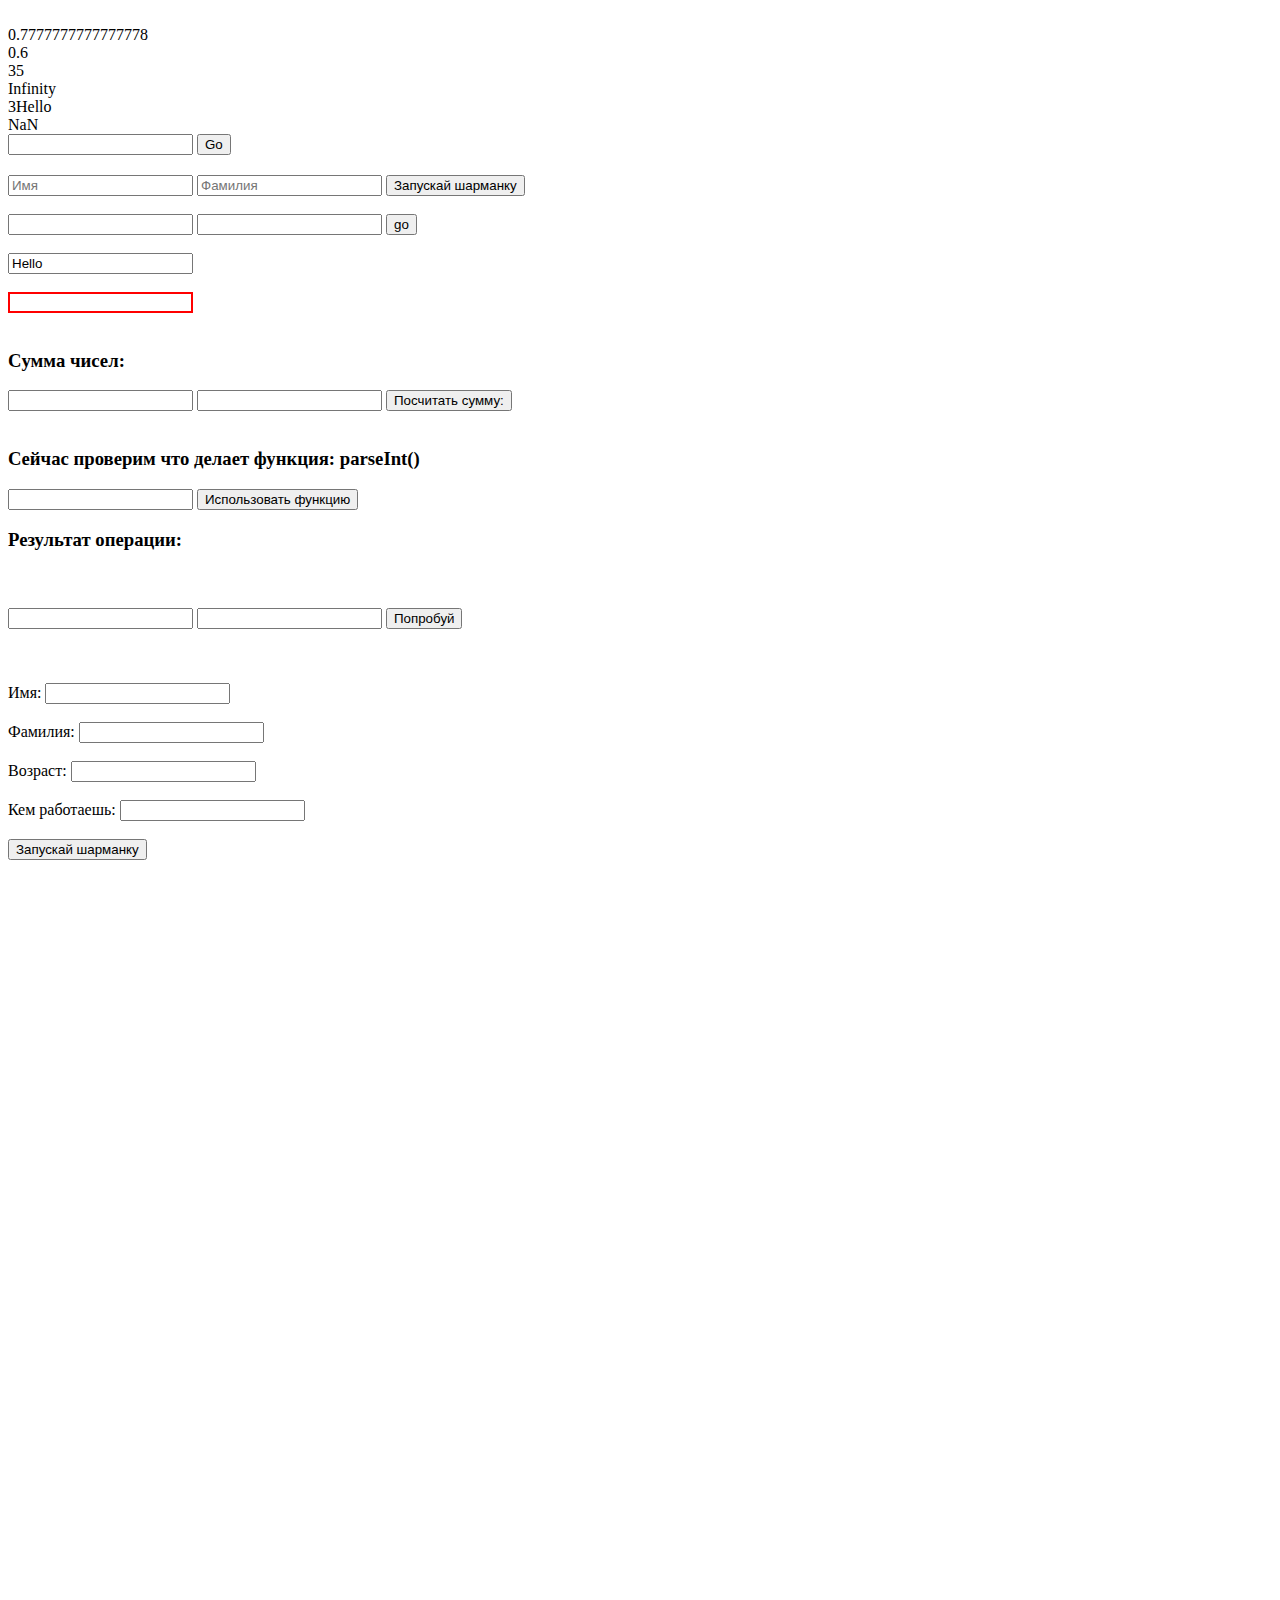
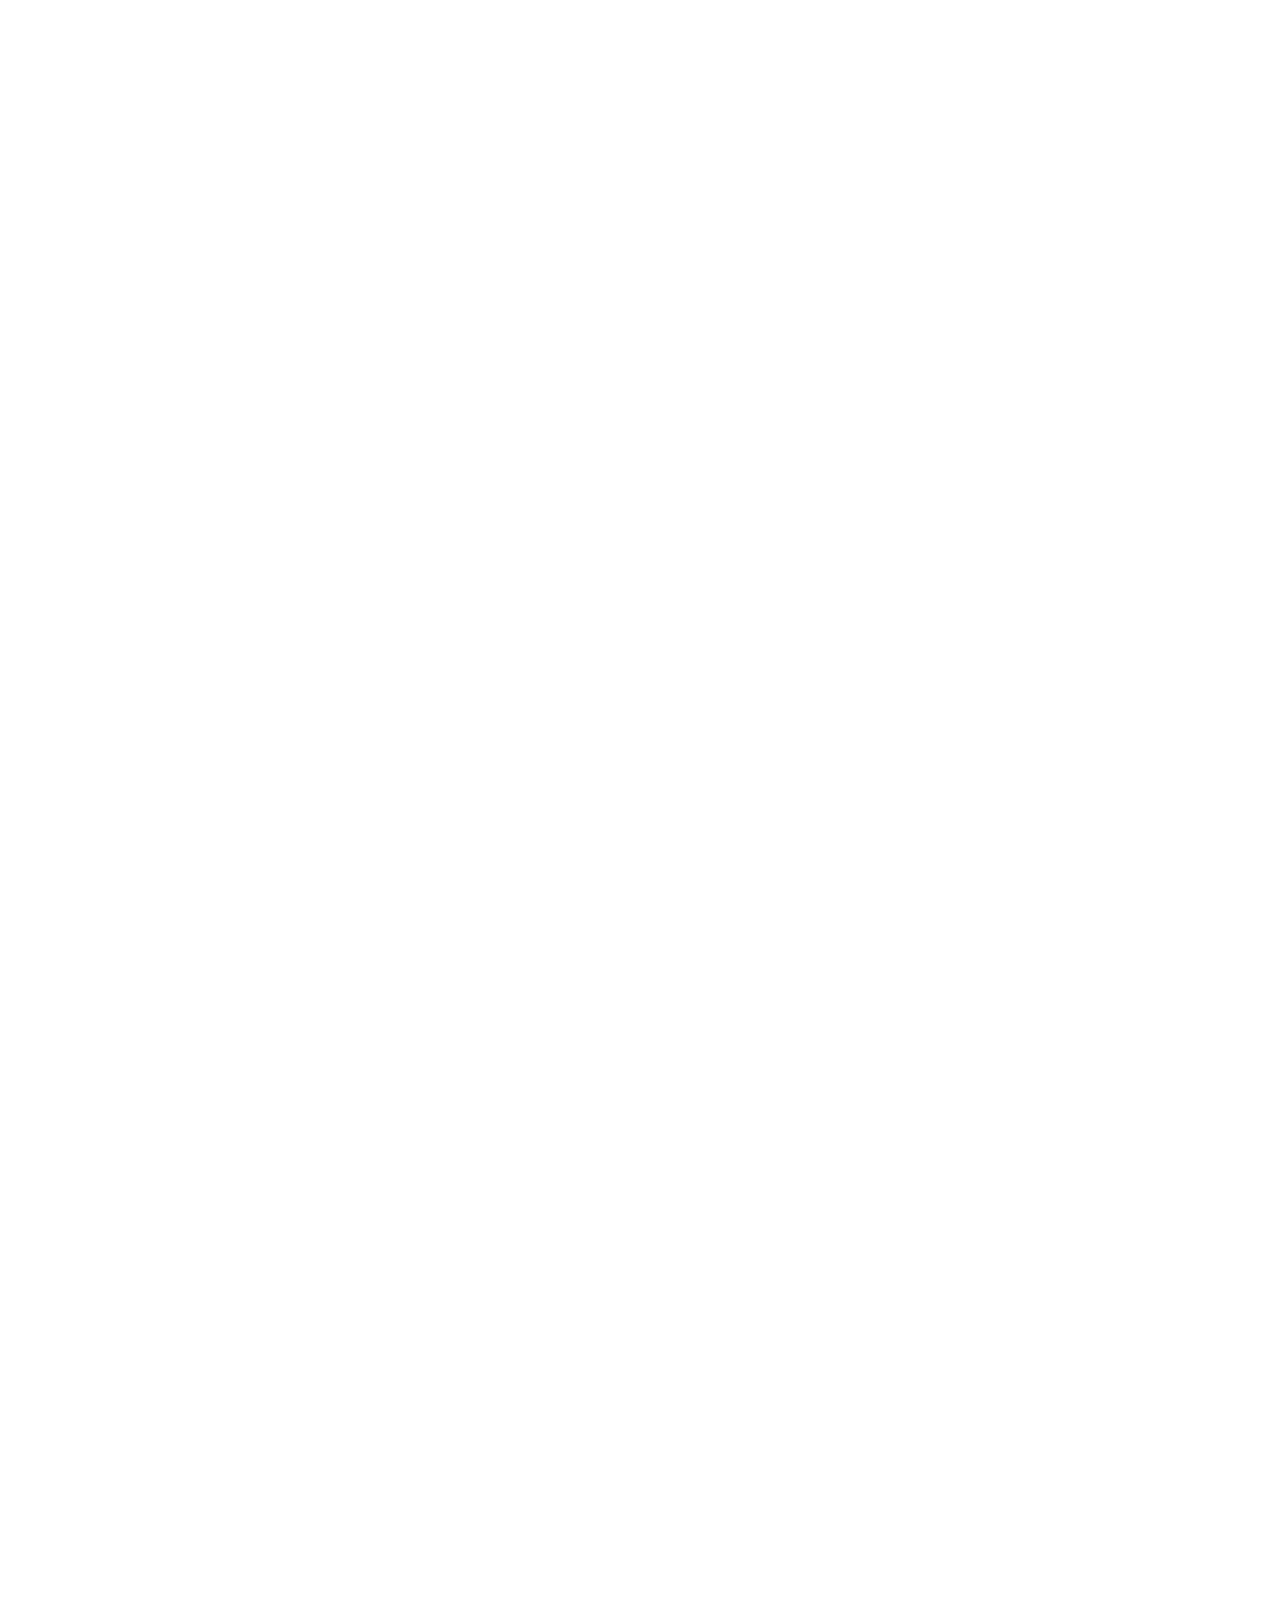
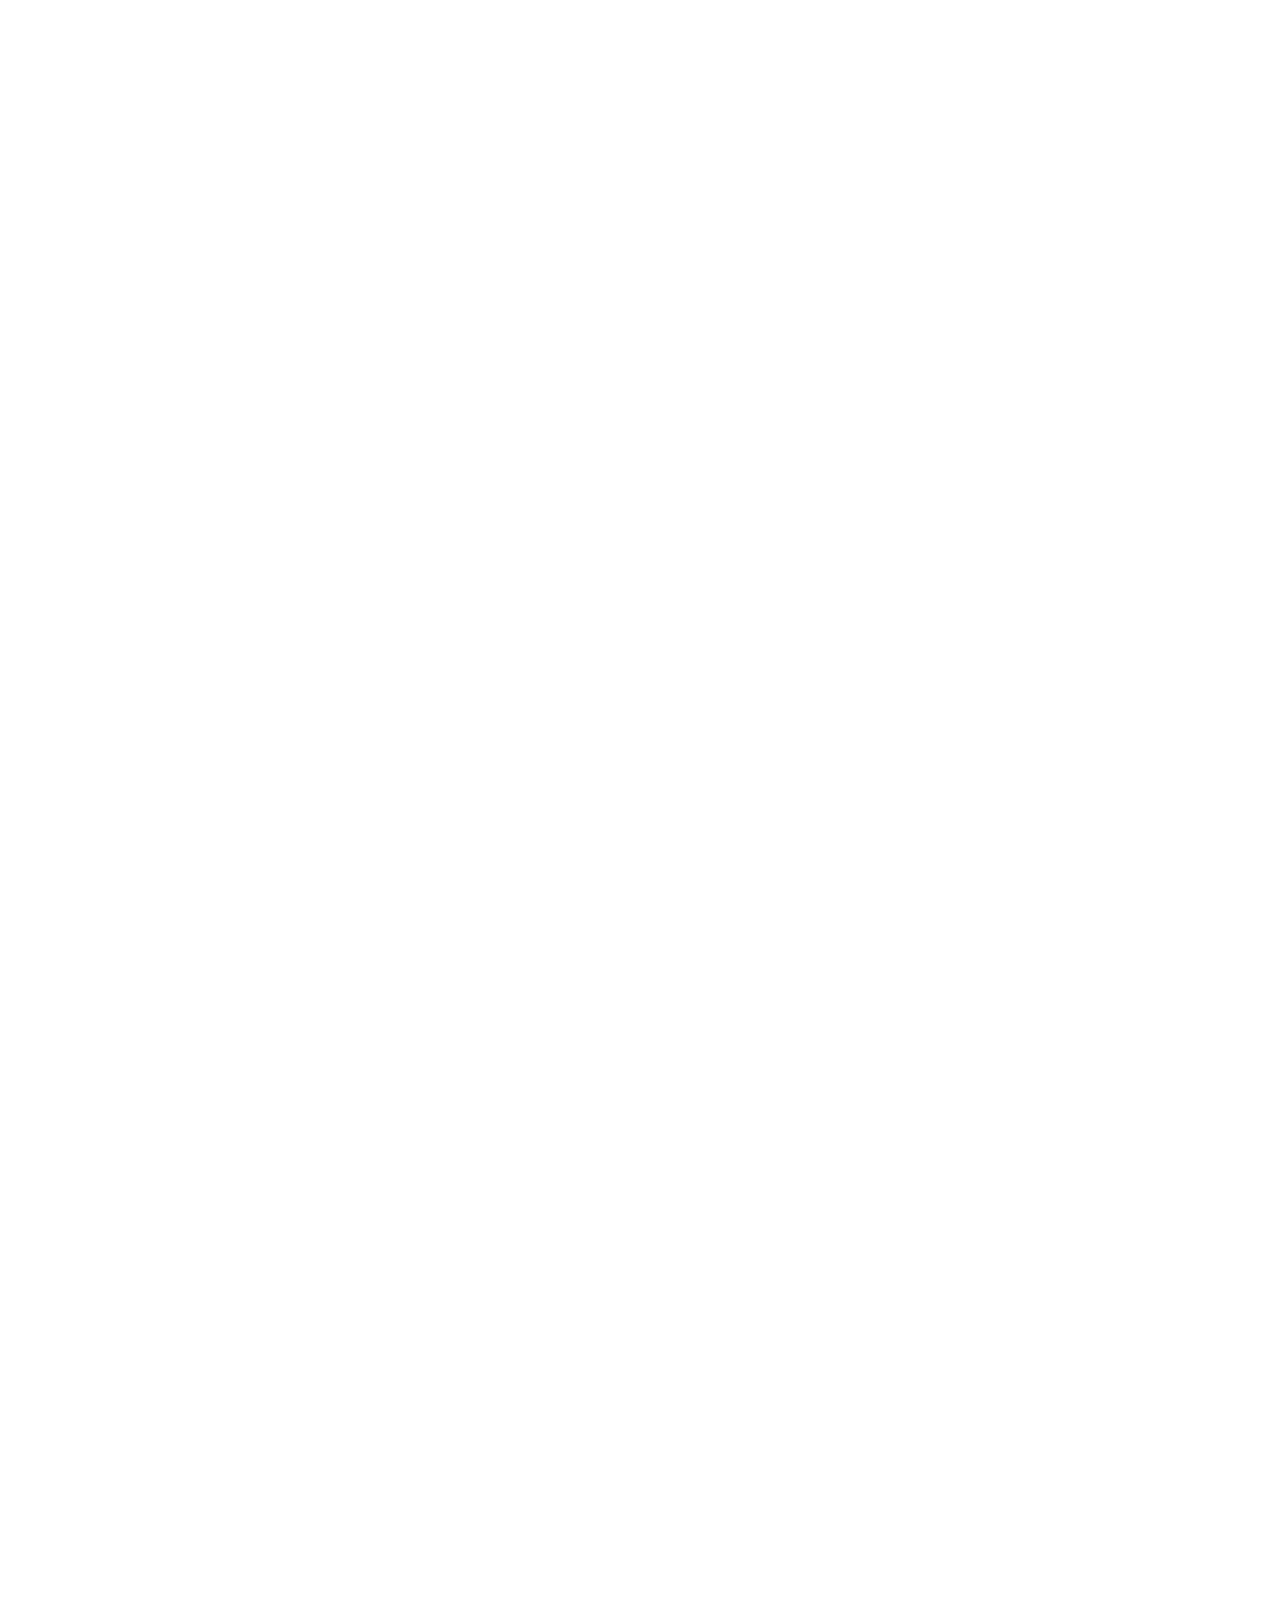
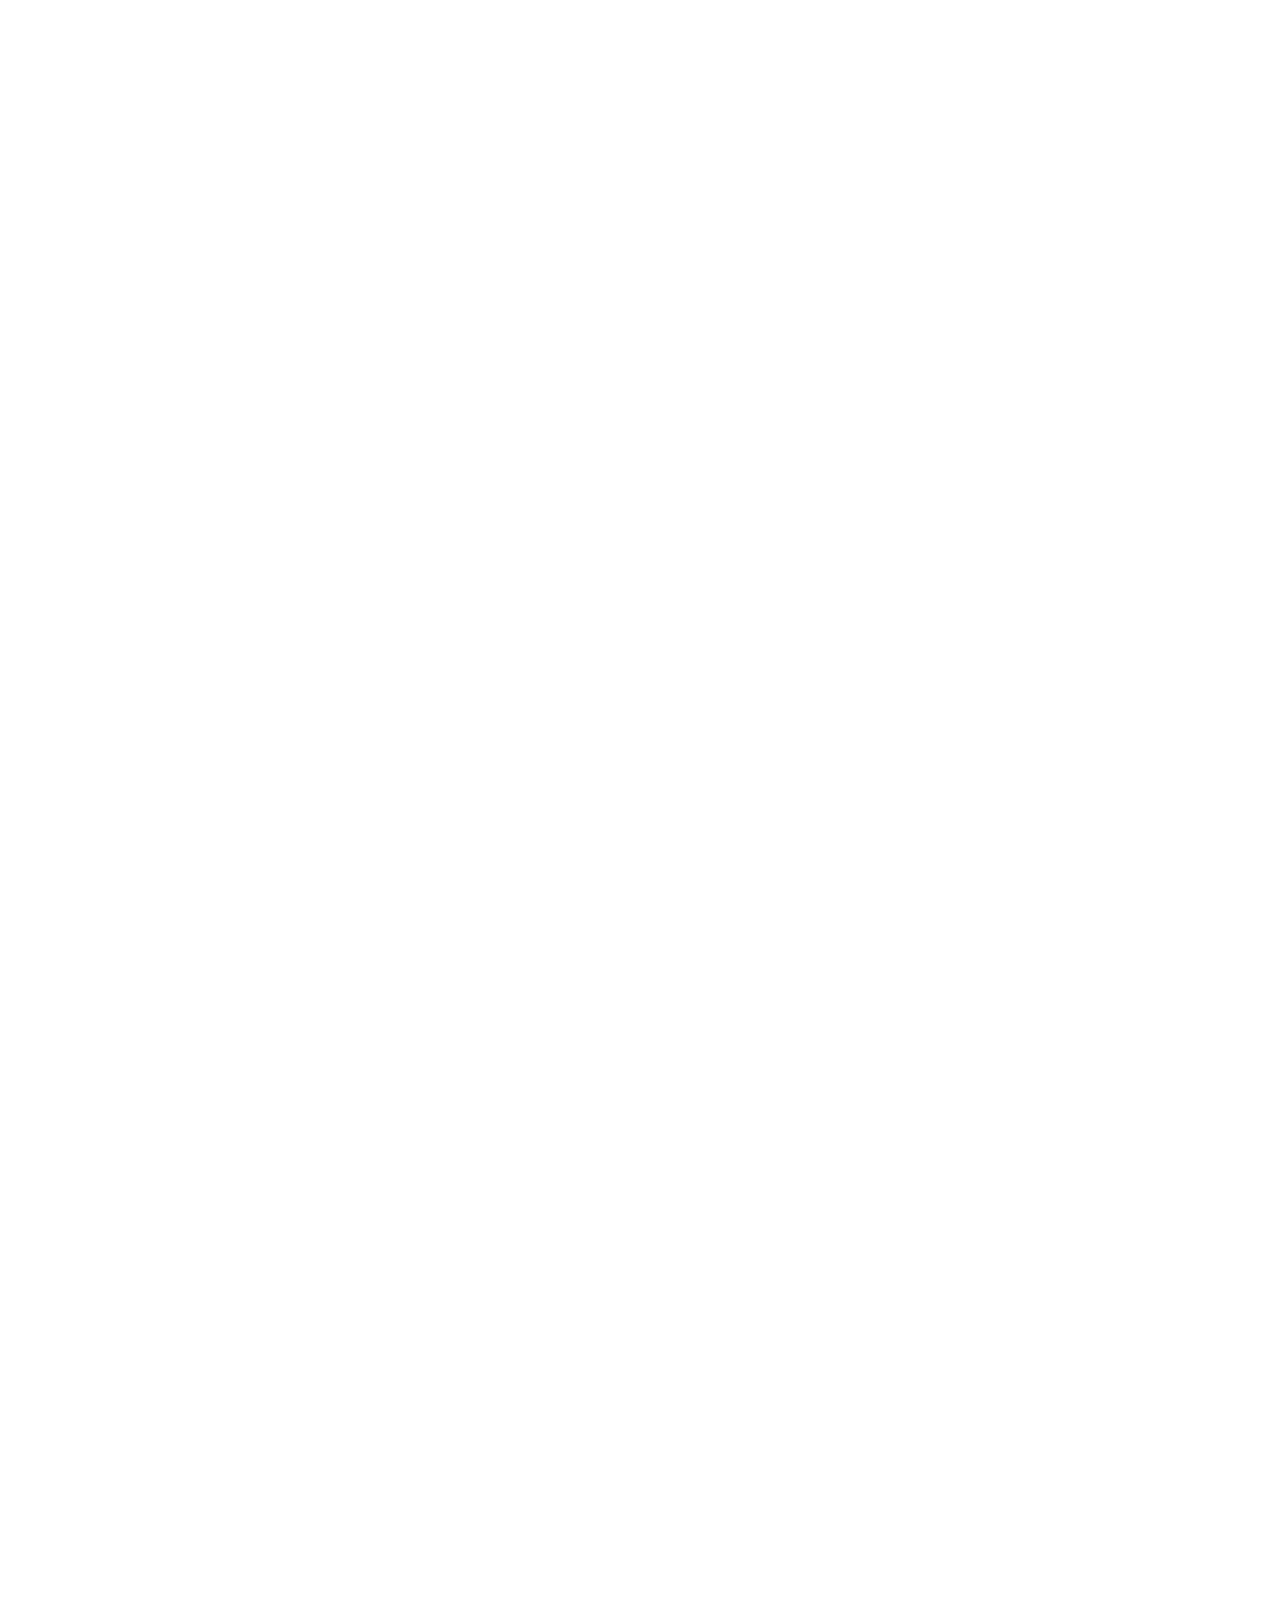
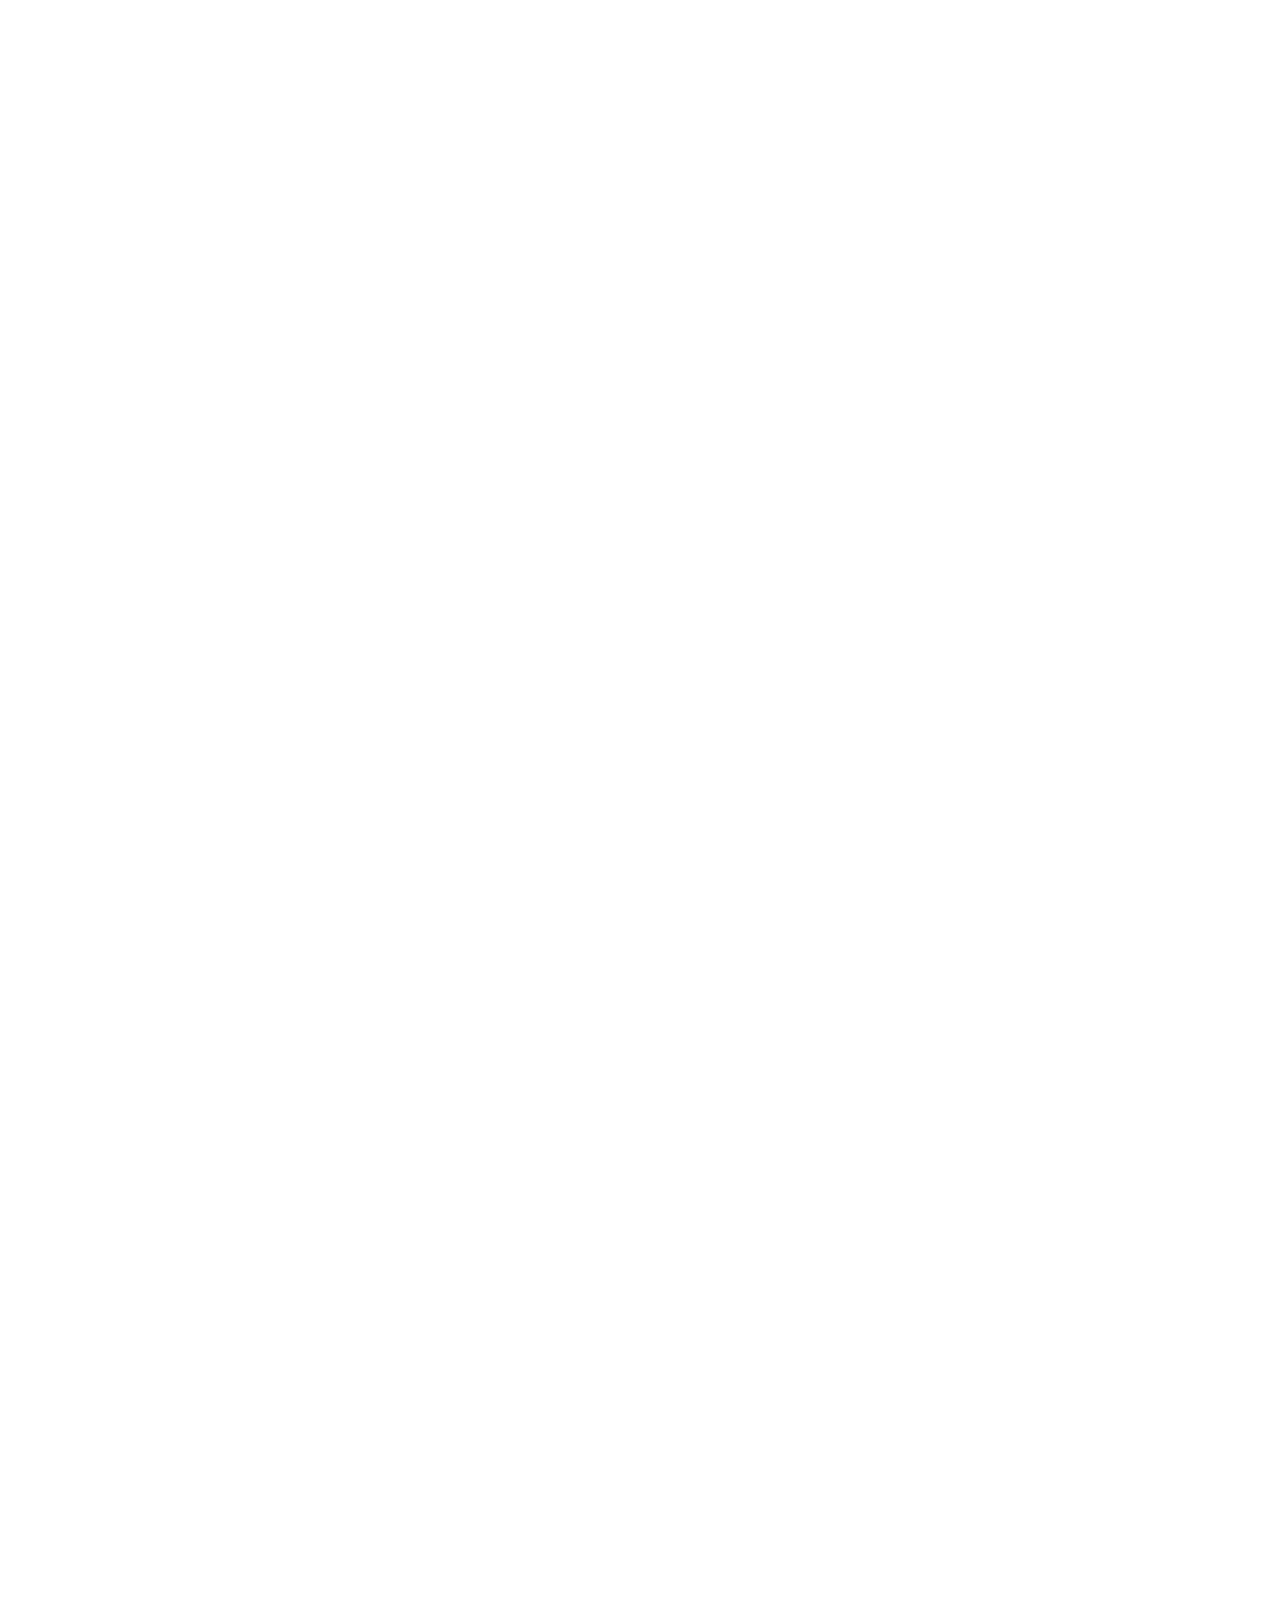
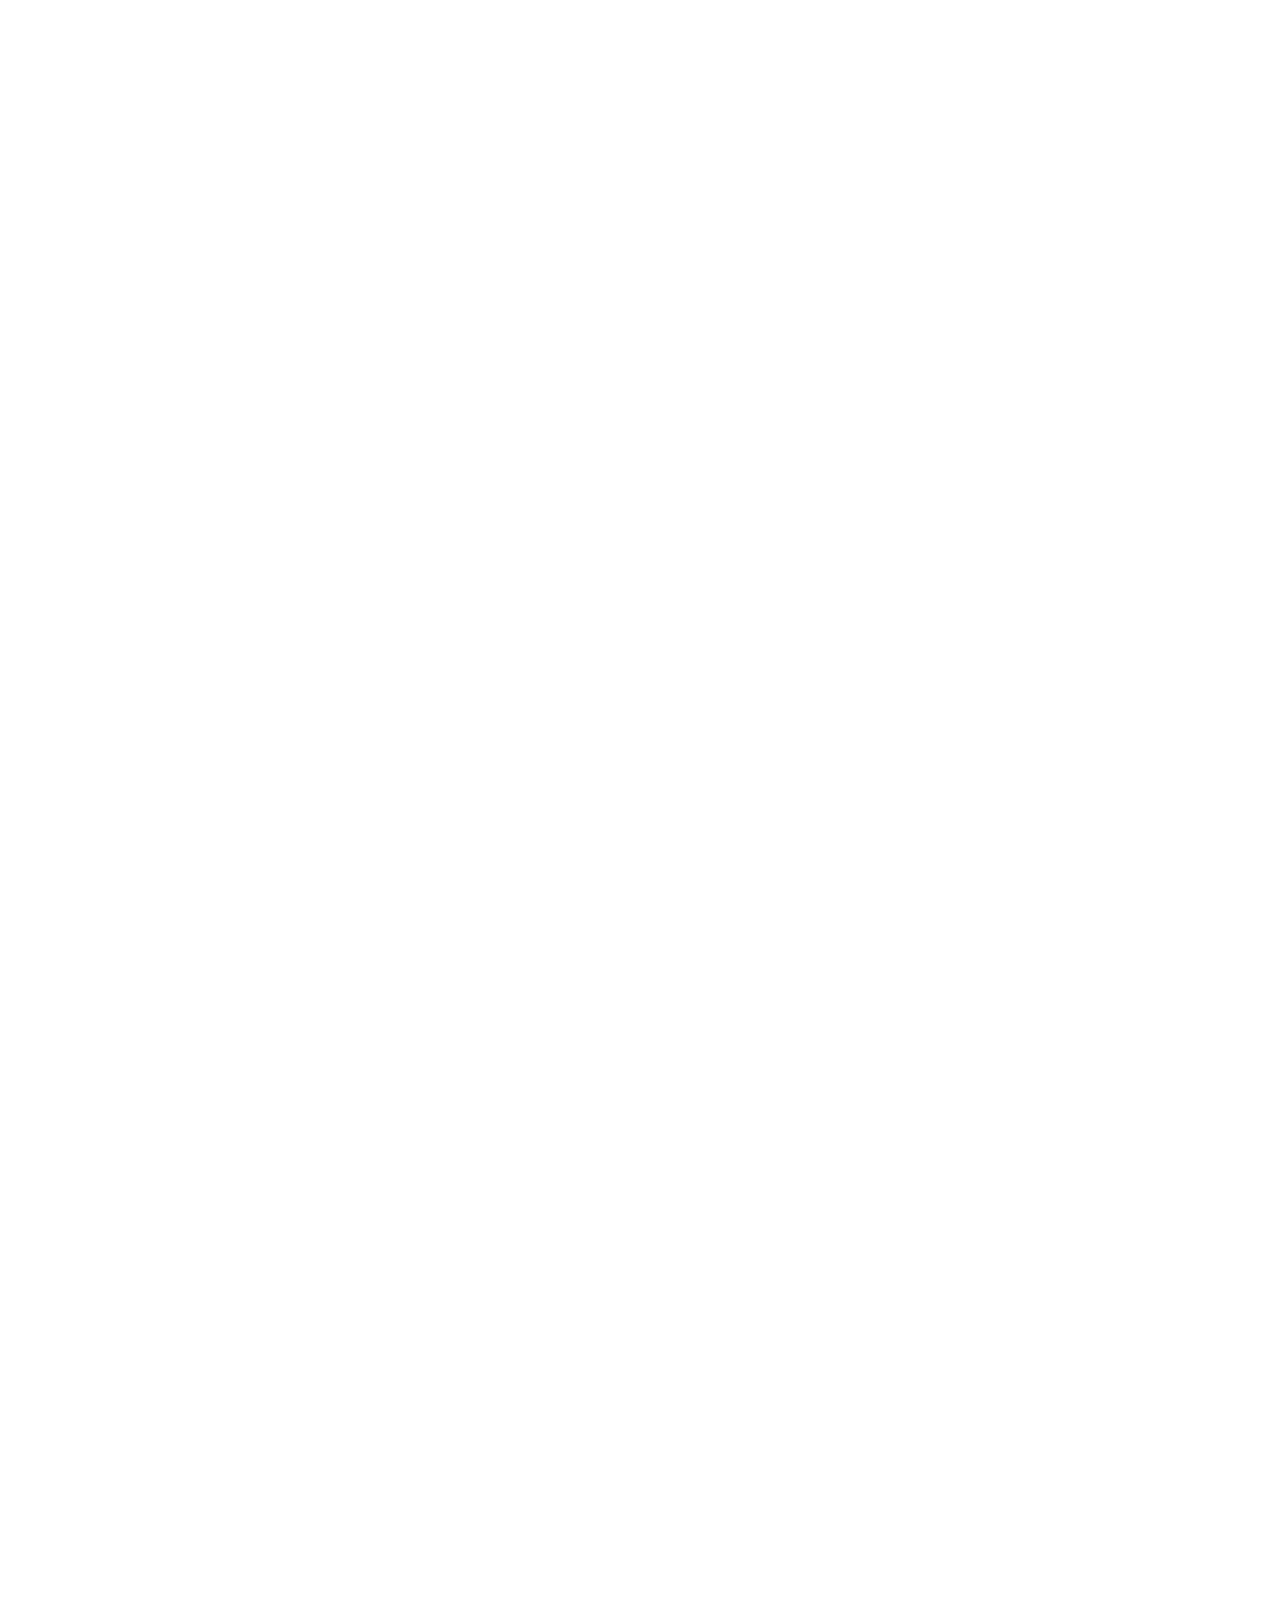
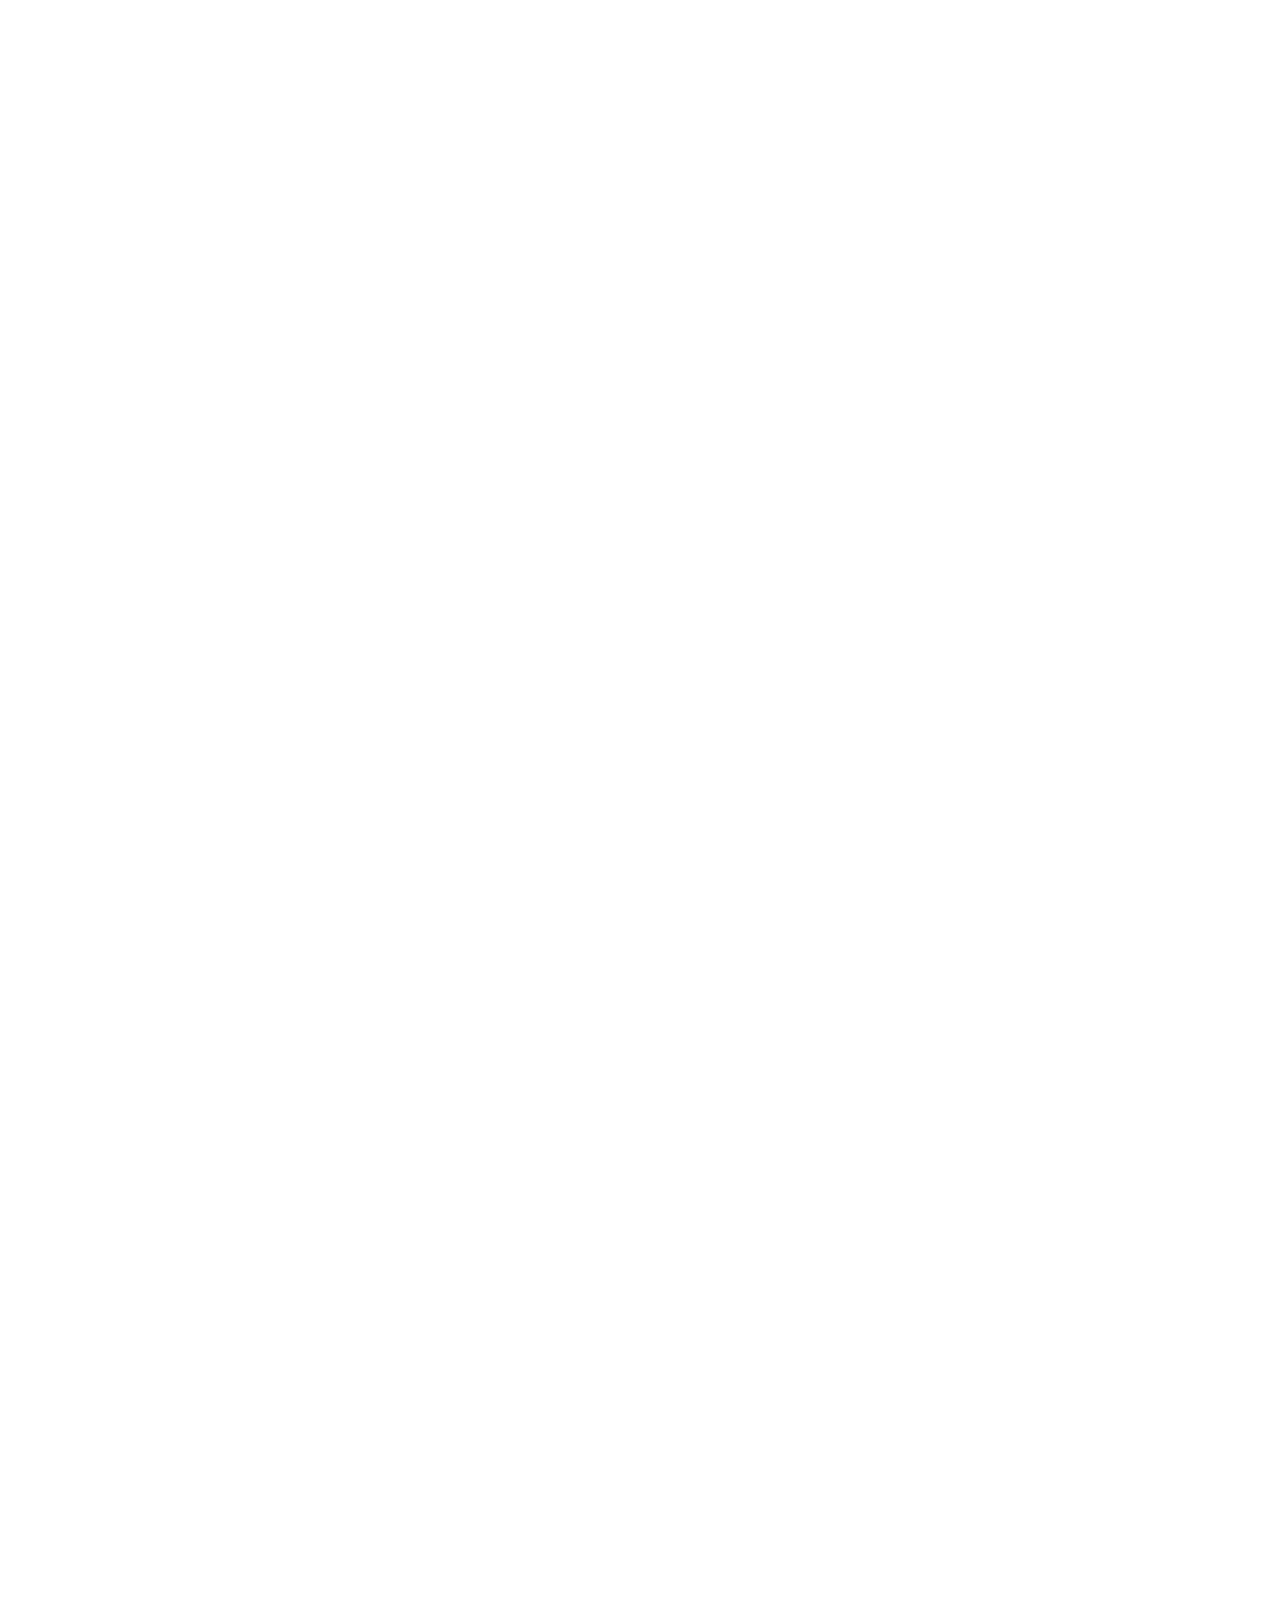
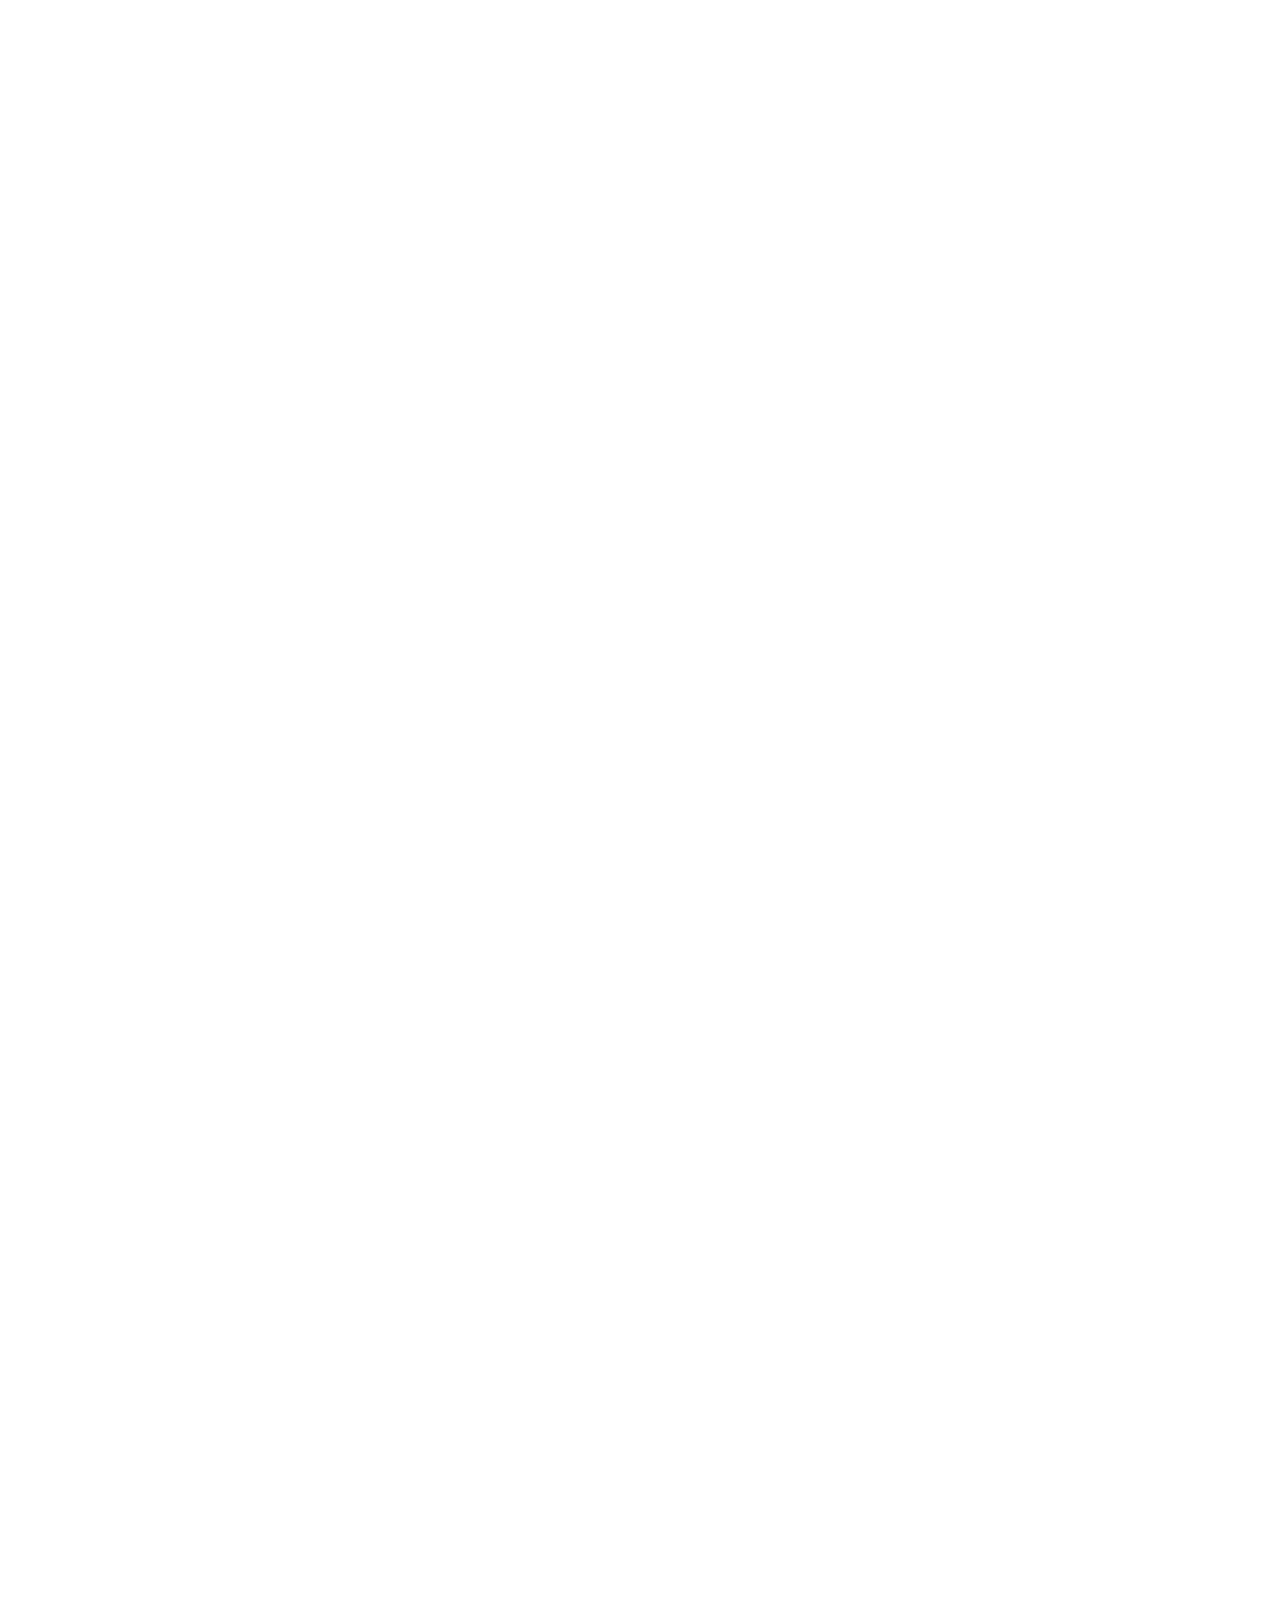
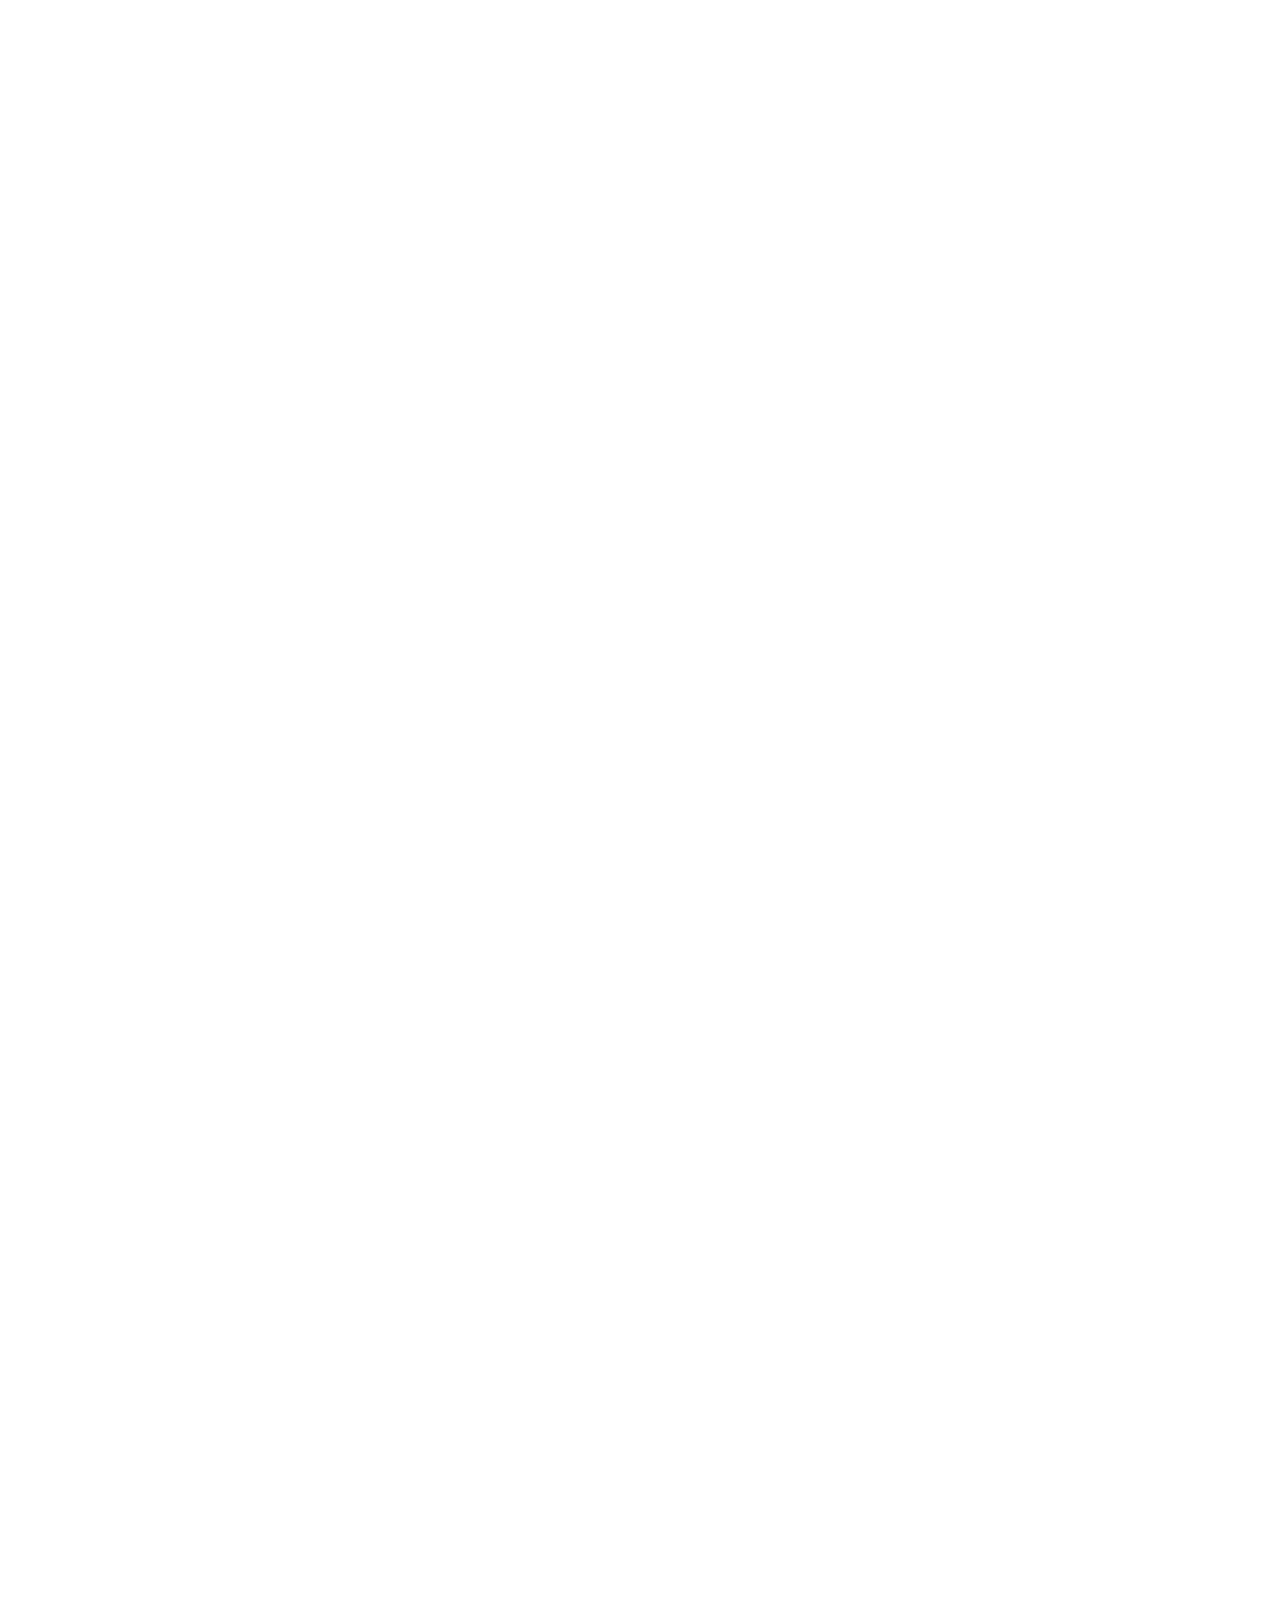
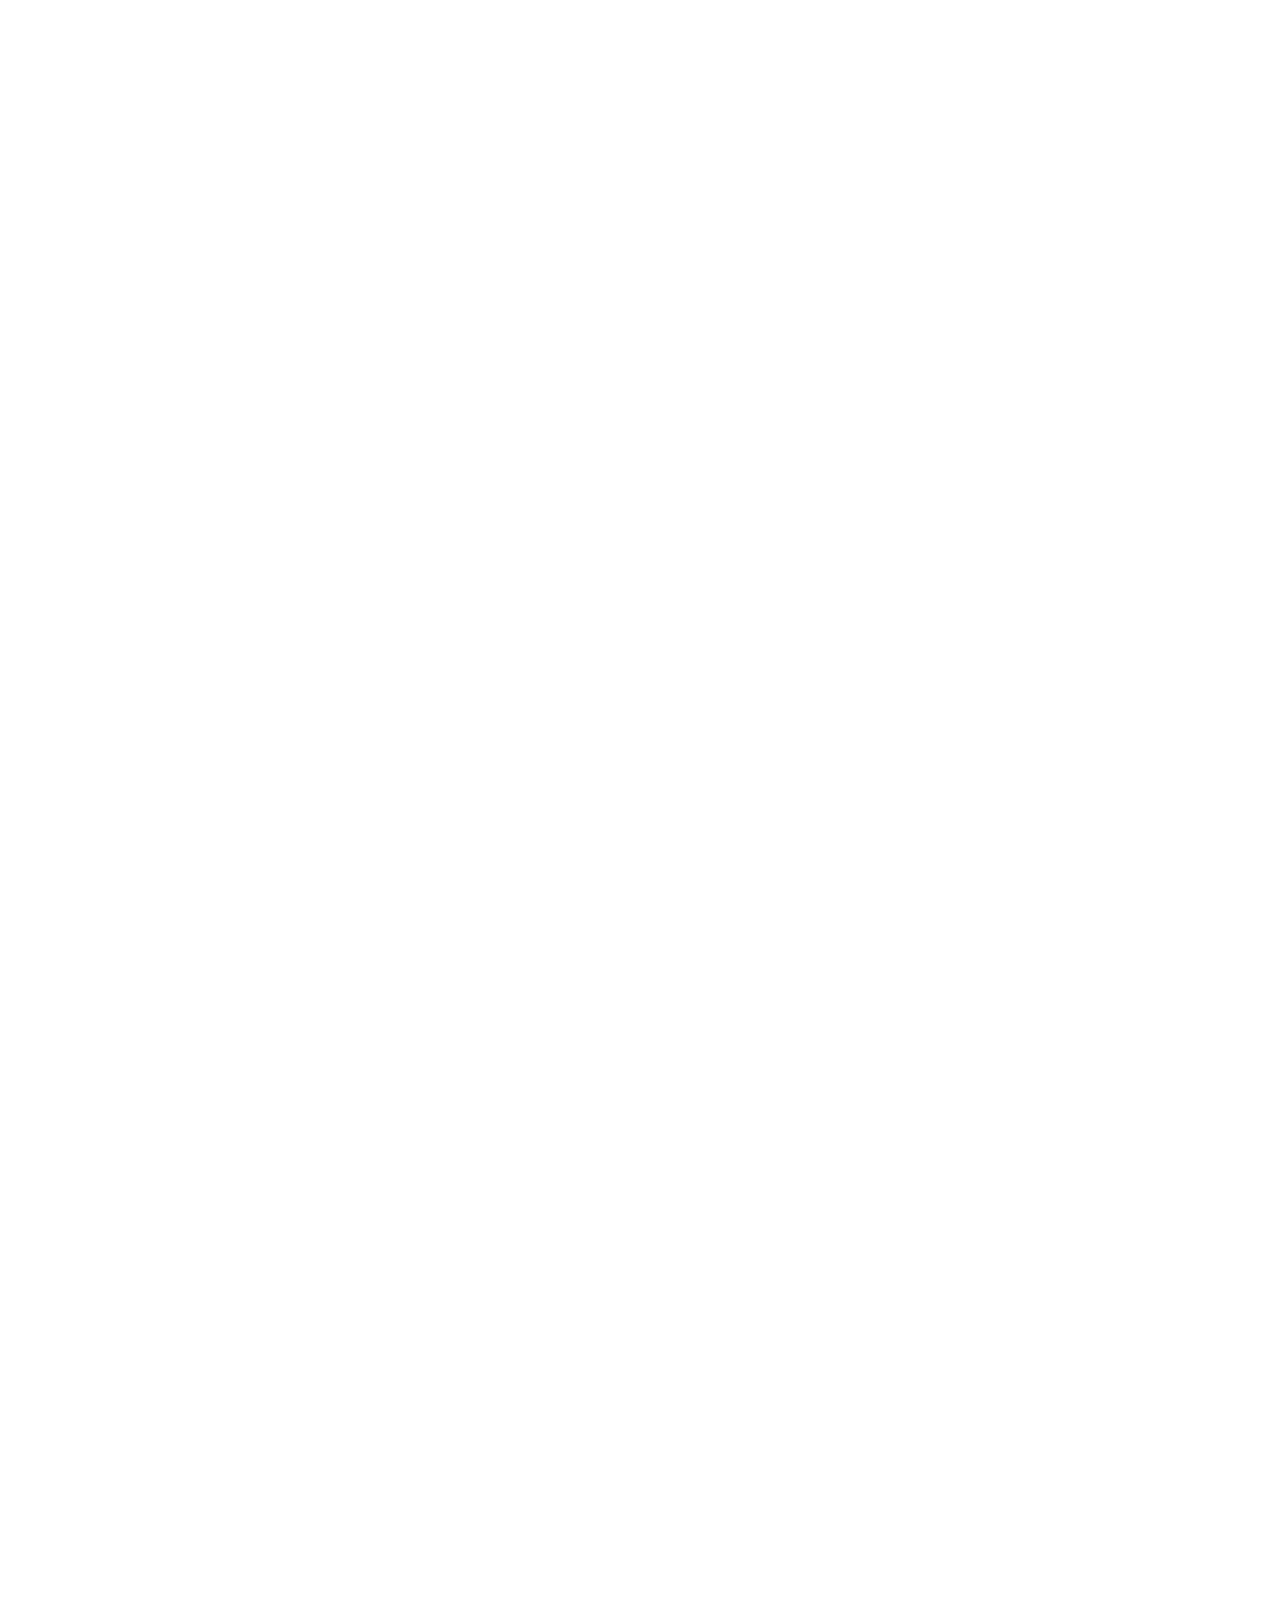
<file: SPRINT_02/solution2/index.html>
<!DOCTYPE html>
<html lang="en">
<head>
    <meta charset="UTF-8">
    <meta http-equiv="X-UA-Compatible" content="IE=edge">
    <meta name="viewport" content="width=device-width, initial-scale=1.0">
    <link rel="stylesheet" href="style.css">
    <title>Document</title>
</head>
<br>
    
    <div class="out-2"></div>
    <div class="out-3"></div>
    <div class="out-4"></div>
    <div class="out-5"></div>
    <div class="out-6"></div>
    <div class="out-7"></div>
    <input type="text">
    <button>Go</button>
    <h2></h2>

    <input type="text" class="i-12-1" placeholder="Имя">
    <input type="text" class="i-12-2" placeholder="Фамилия">
    <button class="i-btn">Запускай шарманку</button>
    <div class="out-12"></div>
    <br>
    <input type="text" class="multi1">
    <input type="text" class="multi2">
    <button class="multi-btn">go</button>
    <div class="out-13"></div>
    <br>
    <input type="text" value="77" class="i-14">
    <br> <br>
    <input type="text" class="i-15">
    <br><br>
    <h3 class="solution">Cумма чисел: </h3>
    <input type="number" class="sum1"> 
    <input type="number" class="sum2">
    <button class="gg">Посчитать сумму:</button>
    <br><br>
    <h3>Cейчас проверим что делает функция: parseInt()</h3>
    <input type="text" class="parse">
    <button class="btn-parse">Использовать функцию</button>
    <h3>Результат операции:</h3>
    <h4 class="out-17"></h4>
    <br><br>
    <input type="number" class="minus_1">
    <input type="number" class="minus_2">
    <button class="minus">Попробуй</button>
    <h3 class="answer"></h3>
    <br><br>
    <label for="name">Имя:</label>
    <input type="text" id="name">
    <br> <br>
    <label for="surname">Фамилия:</label>
    <input type="text" id="surname">
    <br><br>
    <label for="age">Возраст:</label>
    <input type="number" id="age">
    <br> <br>
    <label for="work">Кем работаешь:</label>
    <input type="text" id="work">
    <br> <br>
    <button class="sharmanka">Запускай шарманку</button>
    <h3 class="work"></h3>

    <script src="script.js"></script>
</body>
</html>
</file>
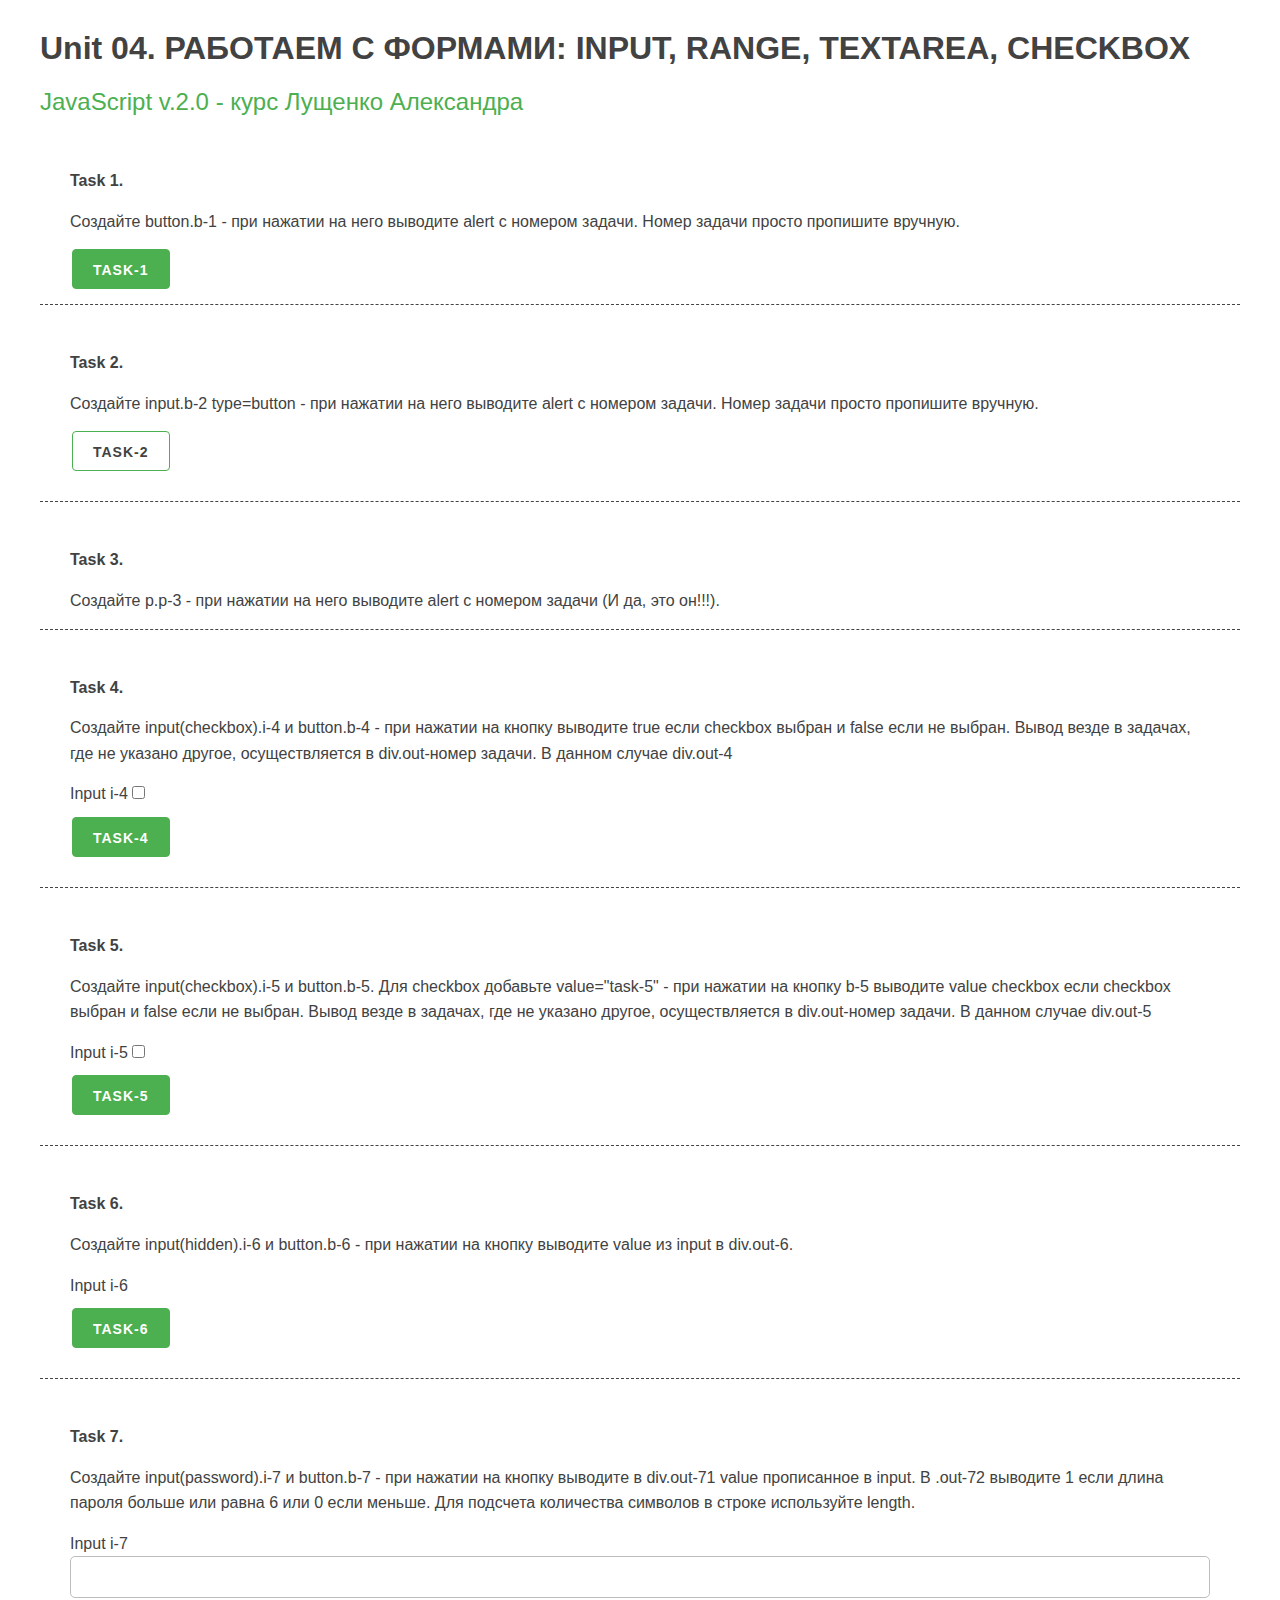
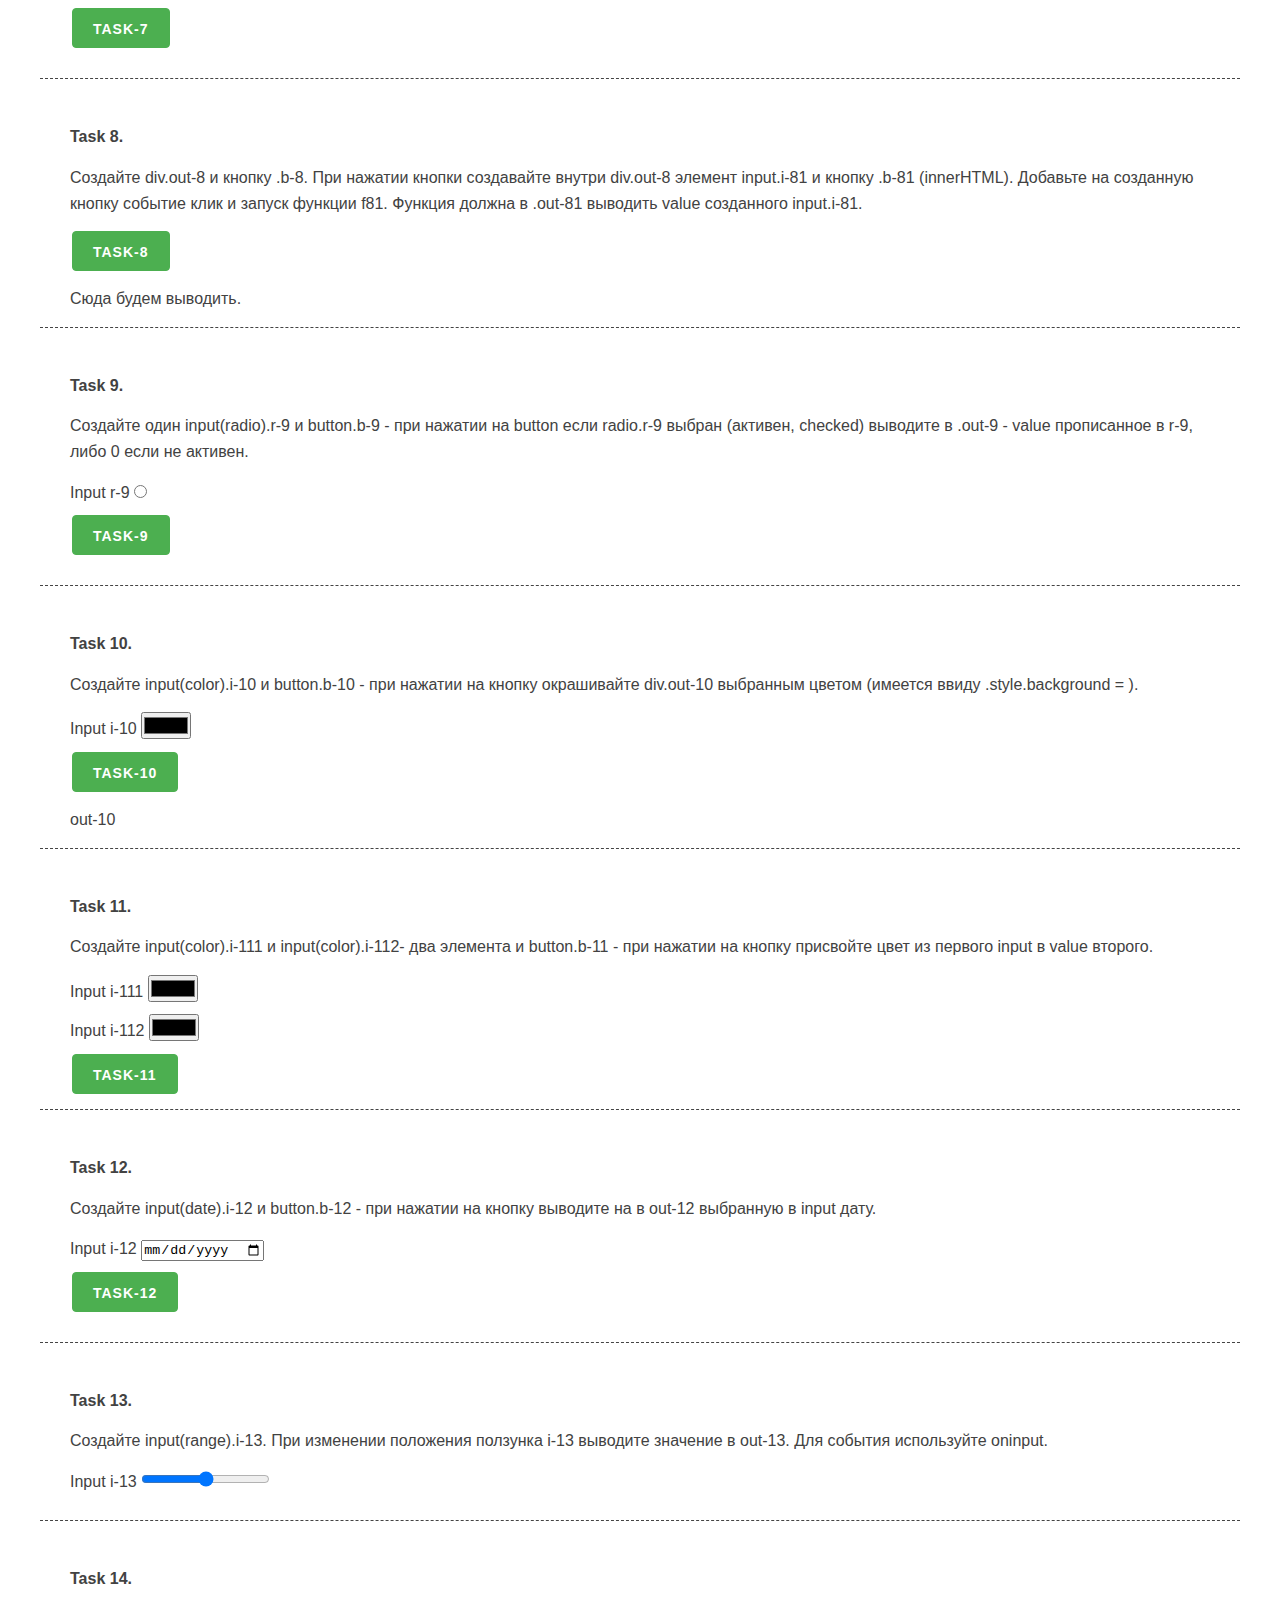
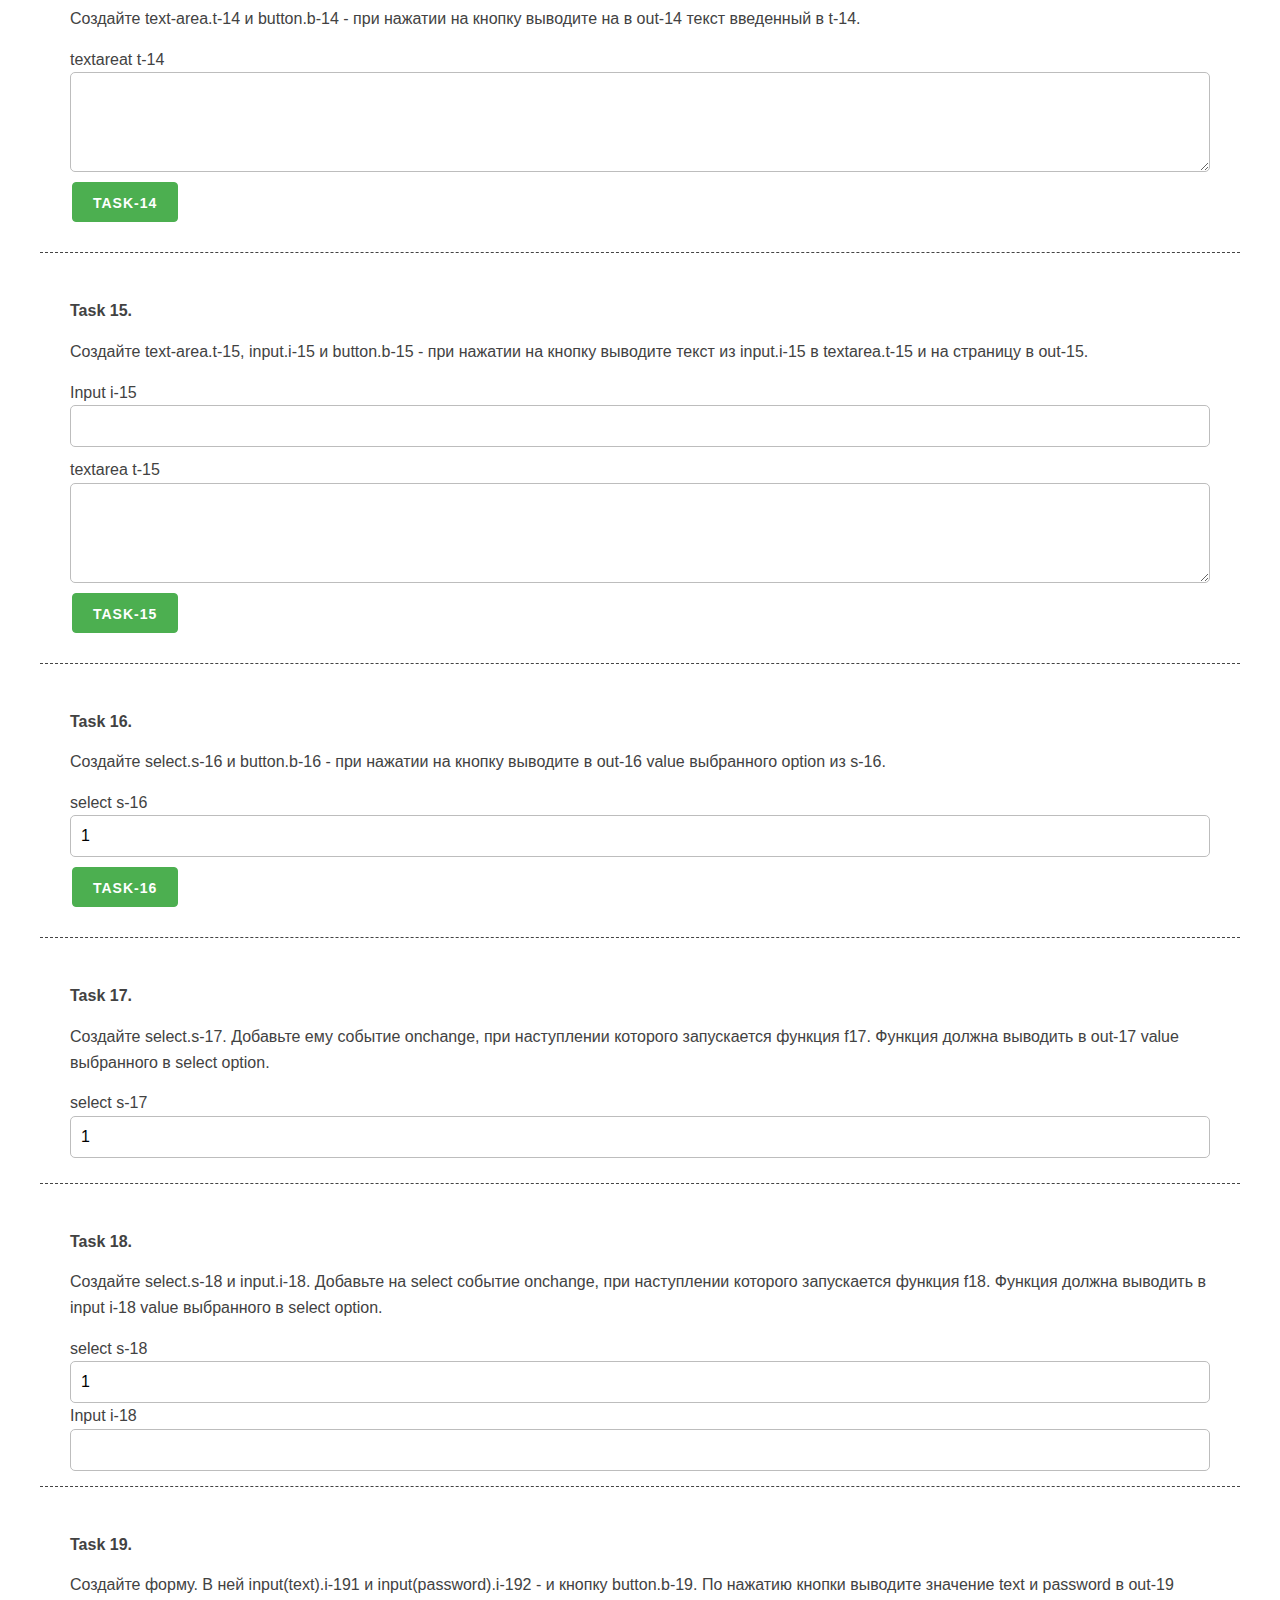
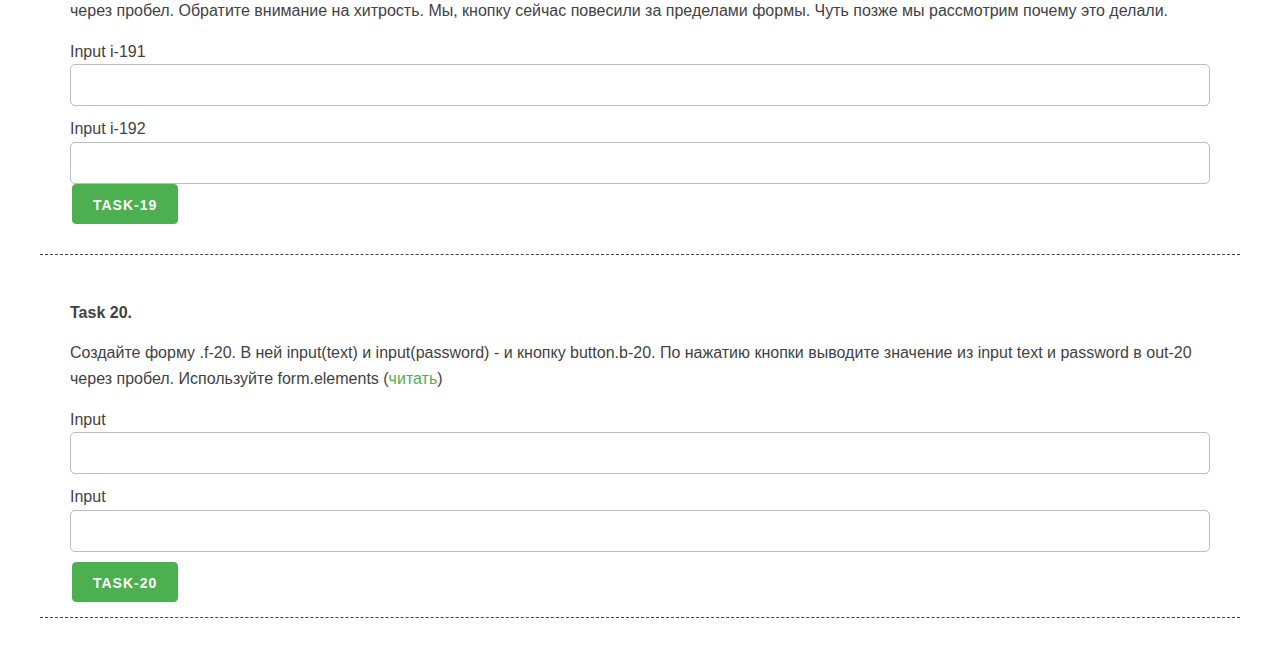
<file: SPRINT_04/unit_04/unit_04.html>
<!DOCTYPE html>
<html lang="en">

<head>
    <meta charset="UTF-8">
    <meta name="viewport" content="width=device-width, initial-scale=1.0">
    <meta http-equiv="X-UA-Compatible" content="ie=edge">
    <link rel="stylesheet" href="css/mustard-ui.min.css">
    <link rel="stylesheet" href="css/style.css">
    <title>Unit 04</title>
</head>

<body>
    <div class="container">
        <h1>Unit 04. РАБОТАЕМ С ФОРМАМИ: INPUT, RANGE, TEXTAREA, CHECKBOX</h1>
        <h2><a href="https://itgid.info/course/javascript-2" target="_blank">JavaScript v.2.0 - курс Лущенко
                Александра</a></h2>

        <section>
            <p><b class="bold1">Task 1.</b></p>
            <p>Создайте button.b-1 - при нажатии на него выводите alert с номером задачи. Номер задачи просто пропишите вручную.</p>
            <button class="button-primary b-1">Task-1</button>
        </section>

        <section>
            <p><b class="bold2">Task 2.</b></p>
            <p>Создайте input.b-2 type=button - при нажатии на него выводите alert с номером задачи. Номер задачи просто пропишите вручную. </p>
            <div class="form-control"><input type="button" class="b-2 button-primary" value="Task-2"></div>
        </section>

        <section>
            <p><b class="bold3">Task 3.</b></p>
            <p class="p-3">Создайте p.p-3 - при нажатии на него выводите alert с номером задачи (И да, это он!!!).</p>
        </section>

        <section>
            <p><b>Task 4.</b></p>
            <p>Создайте input(checkbox).i-4 и button.b-4 - при нажатии на кнопку выводите true если checkbox выбран и
                false если не выбран. Вывод везде в задачах, где не указано другое, осуществляется в div.out-номер
                задачи. В данном случае div.out-4
            </p>
            <div class="form-control">Input i-4 <input type="checkbox" class="i-4"></div>
            <button class="button-primary b-4">Task-4</button>
            <div class="out-4"></div>
        </section>

        <section>
            <p><b>Task 5.</b></p>
            <p>Создайте input(checkbox).i-5 и button.b-5. Для checkbox добавьте value="task-5" - при нажатии на кнопку
                b-5 выводите value checkbox если checkbox выбран и false если не выбран. Вывод везде в задачах, где не
                указано другое, осуществляется в div.out-номер задачи. В данном случае div.out-5</p>
            <div class="form-control">Input i-5 <input type="checkbox" class="i-5" value="task-5"></div>
            <button class="button-primary b-5">Task-5</button>
            <div class="out-5"></div>
        </section>

        <section>
            <p><b>Task 6.</b></p>
            <p>Создайте input(hidden).i-6 и button.b-6 - при нажатии на кнопку выводите value из input в div.out-6.</p>
            <div class="form-control">Input i-6 <input type="hidden" class="i-6" value="8987"></div>
            <button class="button-primary b-6">Task-6</button>
            <div class="out-6"></div>
        </section>

        <section>
            <p><b>Task 7.</b></p>
            <p>Создайте input(password).i-7 и button.b-7 - при нажатии на кнопку выводите в div.out-71 value прописанное
                в input. В .out-72 выводите 1 если длина пароля больше или равна 6 или 0 если меньше. Для подсчета
                количества символов в строке используйте length.</p>
            <div class="form-control">Input i-7 <input type="password" class="i-7"></div>
            <button class="button-primary b-7">Task-7</button>
            <div class="out-71"></div>
            <div class="out-72"></div>
        </section>

        <section>
            <p><b>Task 8.</b></p>
            <p>Создайте div.out-8 и кнопку .b-8. При нажатии кнопки создавайте внутри div.out-8 элемент input.i-81 и
                кнопку .b-81 (innerHTML). Добавьте на созданную кнопку событие клик и запуск функции f81. Функция должна
                в .out-81 выводить value созданного input.i-81.</p>
            <button class="button-primary b-8">Task-8</button>
            <div class="out-8"></div>
            <div class="out-81">Сюда будем выводить.</div>

        </section>

        <section>
            <p><b>Task 9.</b></p>
            <p>Создайте один input(radio).r-9 и button.b-9 - при нажатии на button если radio.r-9 выбран (активен,
                checked) выводите в .out-9 - value прописанное в r-9, либо 0 если не активен.
            </p>
            <div class="form-control">Input r-9 <input type="radio" class="r-9" value="6572"></div>

            <button class="button-primary b-9">Task-9</button>
            <div class="out-9"></div>
        </section>

        <section>
            <p><b>Task 10.</b></p>
            <p>Создайте input(color).i-10 и button.b-10 - при нажатии на кнопку окрашивайте div.out-10 выбранным цветом (имеется ввиду .style.background = ).
            </p>
            <div class="form-control">Input i-10 <input type="color" class="i-10"></div>
            <button class="button-primary b-10">Task-10</button>
            <div class="out-10">out-10</div>
        </section>

        <section>
            <p><b>Task 11.</b></p>
            <p>Создайте input(color).i-111 и input(color).i-112- два элемента и button.b-11 - при нажатии на кнопку
                присвойте цвет из первого input в value второго.</p>
            <div class="form-control">Input i-111 <input type="color" class="i-111"></div>
            <div class="form-control">Input i-112 <input type="color" class="i-112"></div>
            <button class="button-primary b-11">Task-11</button>
        </section>

        <section>
            <p><b>Task 12.</b></p>
            <p>Создайте input(date).i-12 и button.b-12 - при нажатии на кнопку выводите на в out-12 выбранную в input
                дату.</p>
            <div class="form-control">Input i-12 <input type="date" class="i-12"></div>
            <button class="button-primary b-12">Task-12</button>
            <div class="out-12"></div>
        </section>

        <section>
            <p><b>Task 13.</b></p>
            <p>Создайте input(range).i-13. При изменении положения ползунка i-13 выводите значение в out-13. Для события
                используйте oninput.</p>
            <div class="form-control">Input i-13 <input type="range" class="i-13"></div>
            <div class="out-13"></div>
        </section>

        <section>
            <p><b>Task 14.</b></p>
            <p>Создайте text-area.t-14 и button.b-14 - при нажатии на кнопку выводите на в out-14 текст введенный в
                t-14.</p>
            <div class="form-control">textareat t-14 <textarea class="t-14"></textarea></div>
            <button class="button-primary b-14">Task-14</button>
            <div class="out-14"></div>
        </section>

        <section>
            <p><b>Task 15.</b></p>
            <p>Создайте text-area.t-15, input.i-15 и button.b-15 - при нажатии на кнопку выводите текст из input.i-15 в
                textarea.t-15 и на страницу в out-15.</p>
            <div class="form-control">Input i-15 <input type="text" class="i-15"></div>
            <div class="form-control">textarea t-15 <textarea class="t-15"></textarea></div>
            <button class="button-primary b-15">Task-15</button>
            <div class="out-15"></div>
        </section>

        <section>
            <p><b>Task 16.</b></p>
            <p>Создайте select.s-16 и button.b-16 - при нажатии на кнопку выводите в out-16 value выбранного option из
                s-16.</p>
            <div class="form-control"> select s-16
                <select class="s-16">
                    <option value="one">1</option>
                    <option value="two">2</option>
                    <option value="five">5</option>
                </select>
            </div>
            <button class="button-primary b-16">Task-16</button>
            <div class="out-16"></div>
        </section>

        <section>
            <p><b>Task 17.</b></p>
            <p>Создайте select.s-17. Добавьте ему событие onchange, при наступлении которого запускается функция f17.
                Функция должна выводить в out-17 value выбранного в select option.</p>
            <div class="form-control"> select s-17
                <select class="s-17">
                    <option value="one">1</option>
                    <option value="two">2</option>
                    <option value="five">5</option>
                </select>
            </div>
            <div class="out-17"></div>
        </section>

        <section>
            <p><b>Task 18.</b></p>
            <p>Создайте select.s-18 и input.i-18. Добавьте на select событие onchange, при наступлении которого
                запускается функция f18. Функция должна выводить в input i-18 value выбранного в select option.</p>
            <div class="form-control"> select s-18
                <select class="s-18">
                    <option value="one">1</option>
                    <option value="two">2</option>
                    <option value="five">5</option>
                </select>
                <div class="form-control">Input i-18 <input type="text" class="i-18"></div>
            </div>
        </section>

        <section>
            <p><b>Task 19.</b></p>
            <p>Создайте форму. В ней input(text).i-191 и input(password).i-192 - и кнопку button.b-19. По нажатию кнопки
                выводите значение text и password в out-19 через пробел. Обратите внимание на хитрость. Мы, кнопку
                сейчас повесили за пределами формы. Чуть позже мы рассмотрим почему это делали.</p>
            <form action="">
                <div class="form-control">Input i-191 <input type="text" class="i-191"></div>
                <div class="form-control">Input i-192 <input type="password" class="i-192"></div>
            </form>
            <button class="button-primary b-19">Task-19</button>
            <div class="out-19"></div>
        </section>

        <section>
            <p><b>Task 20.</b></p>
            <p>Создайте форму .f-20. В ней input(text) и input(password) - и кнопку button.b-20. По нажатию кнопки
                выводите значение из input text и password в out-20 через пробел. Используйте form.elements (<a
                    target="_blank"
                    href="https://developer.mozilla.org/en-US/docs/Web/API/HTMLFormElement/elements">читать</a>)</p>
            <form class="f-20">
                <div class="form-control">Input <input type="text" name="username"></div>
                <div class="form-control">Input <input type="password" name="password"></div>

                <button class="button-primary b-20">Task-20</button>
            </form>
            <div class="out-20"></div>
        </section>

    </div>

    <script src="unit_04.js"></script>
</body>

</html>
</file>
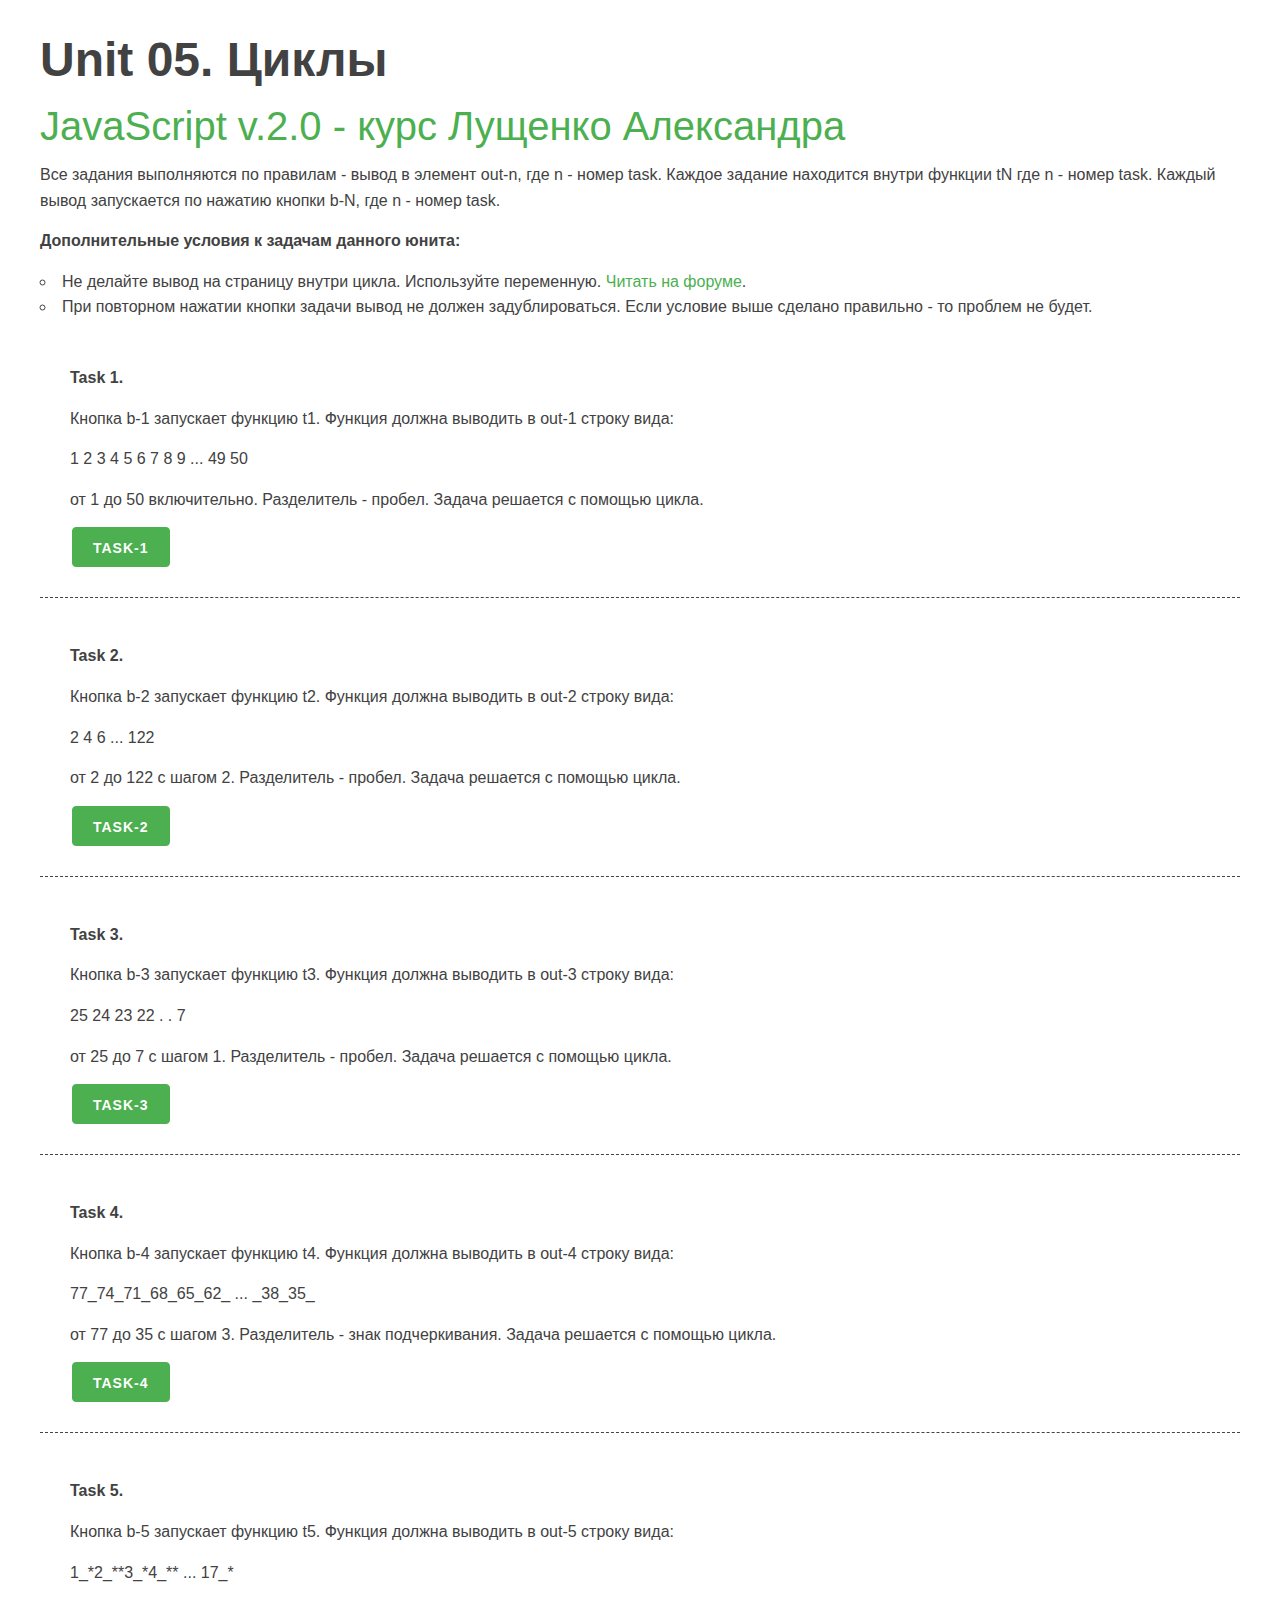
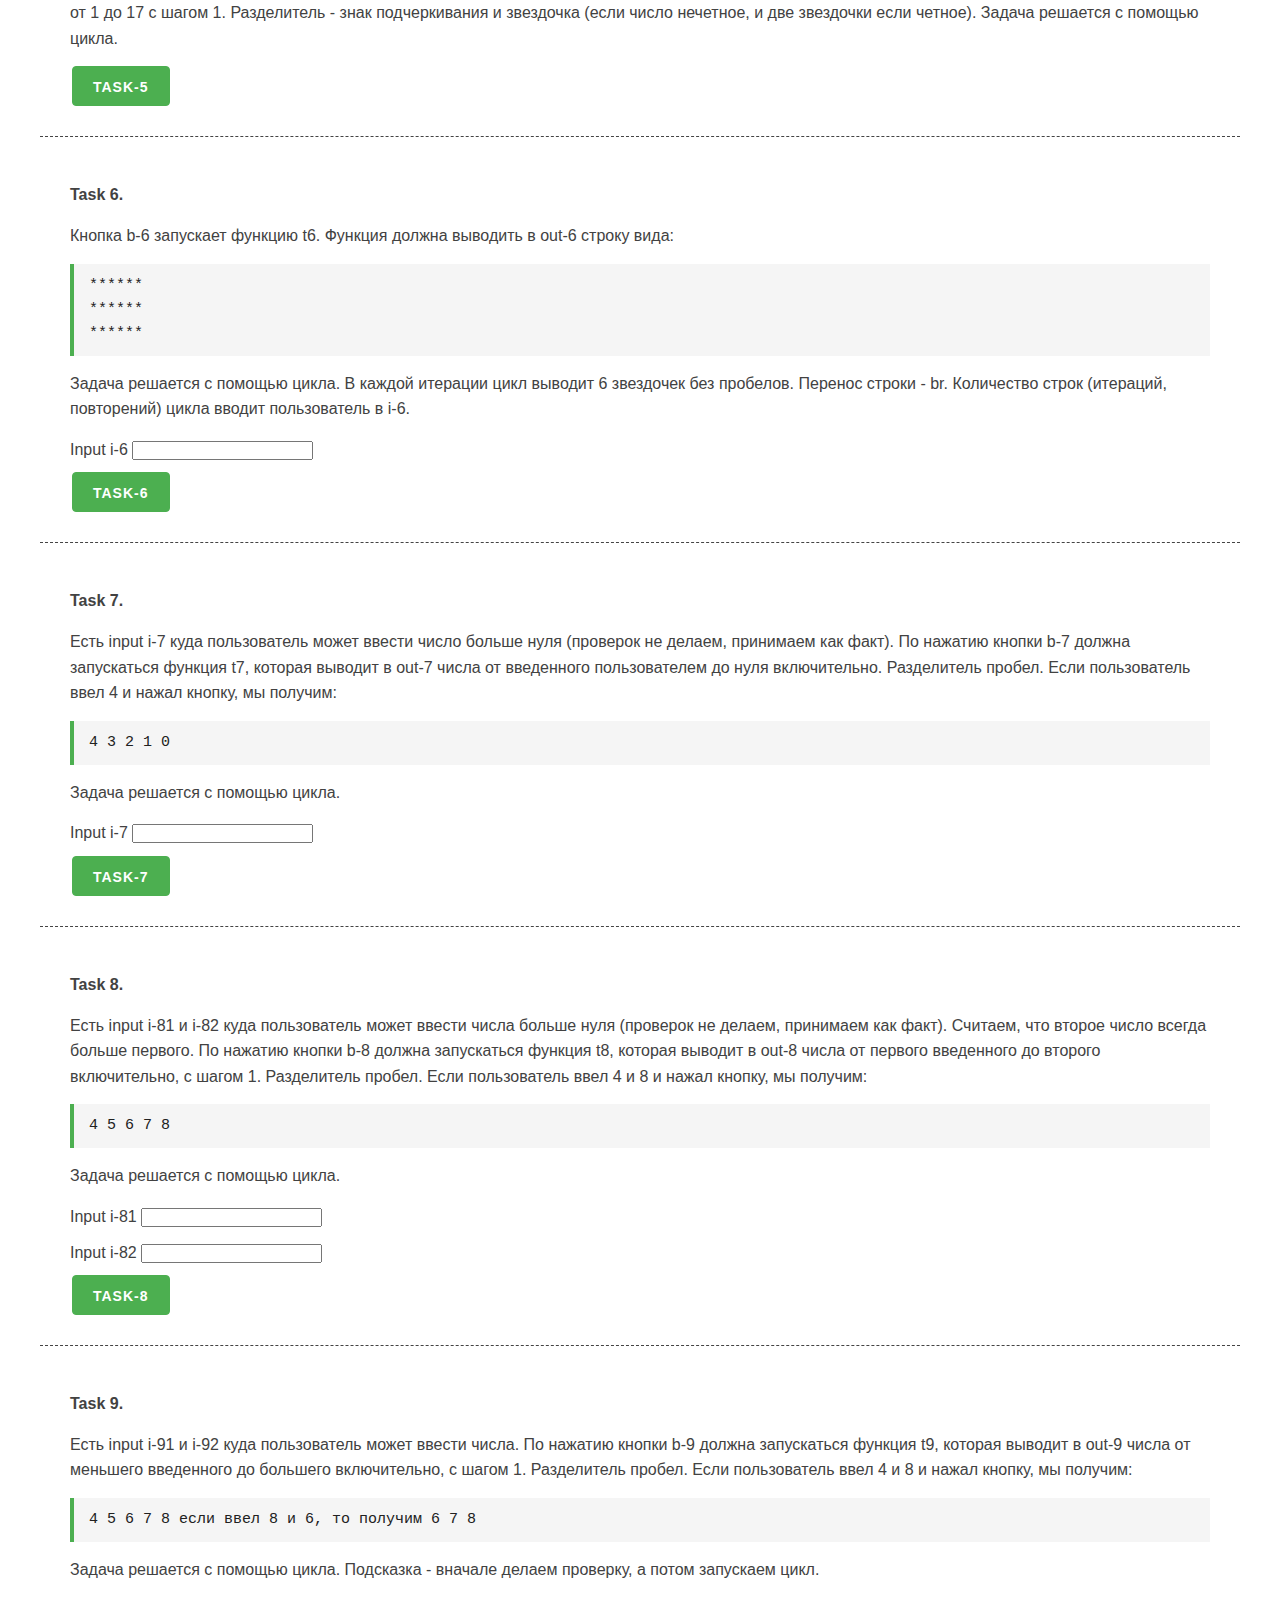
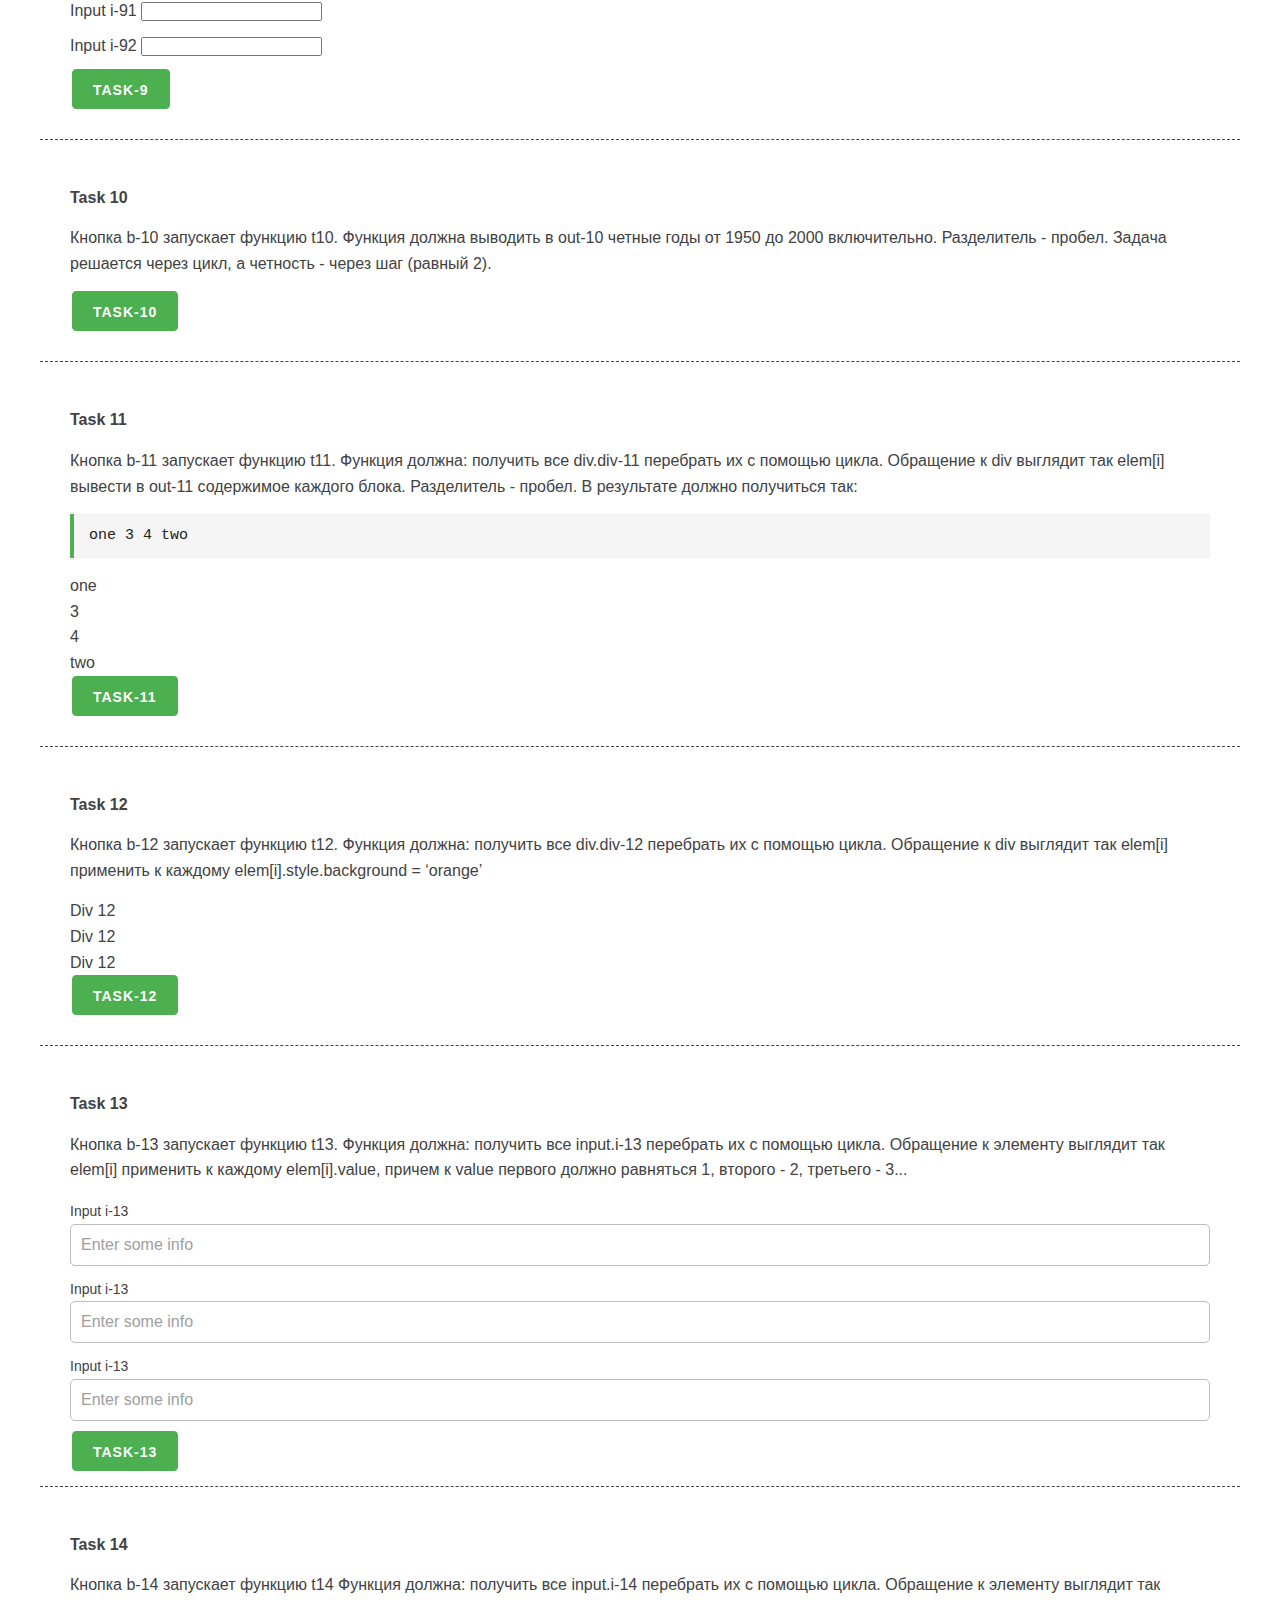
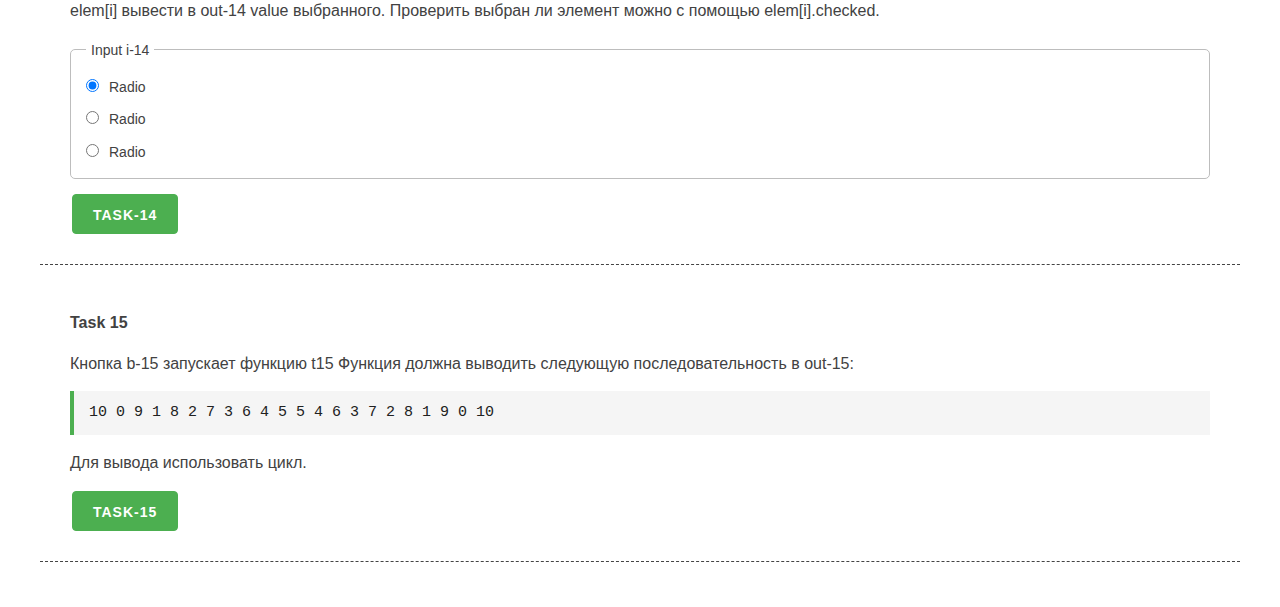
<file: SPRINT_05/unit_05/unit_05.html>
<!DOCTYPE html>
<html lang="en">

<head>
    <meta charset="UTF-8">
    <meta name="viewport" content="width=device-width, initial-scale=1.0">
    <meta http-equiv="X-UA-Compatible" content="ie=edge">
    <link rel="stylesheet" href="css/mustard-ui.min.css">
    <link rel="stylesheet" href="css/style.css">
    <title>Unit 05</title>
</head>

<body>
    <div class="container">
        <h1>Unit 05. Циклы</h1>
        <h2><a href="https://itgid.info/course/javascript-2" target="_blank">JavaScript v.2.0 - курс Лущенко
                Александра</a></h2>
        <p>Все задания выполняются по правилам - вывод в элемент out-n, где n - номер task. Каждое задание находится
            внутри функции tN где n - номер task. Каждый вывод запускается по нажатию кнопки b-N, где n - номер task.</p>
        <p><strong>Дополнительные условия к задачам данного юнита:</strong></p>
        <ul>
            <li>Не делайте вывод на страницу внутри цикла. Используйте переменную. <a href="https://itgid.info/forum/post?course=1&unit=28&task=564" target="_blank">Читать на форуме</a>.</li>
            <li>При повторном нажатии кнопки задачи вывод не должен задублироваться. Если условие выше сделано правильно - то проблем не будет.</li>
        </ul>
        <section>
            <p><b>Task 1.</b></p>
            <p>Кнопка b-1 запускает функцию t1. Функция должна выводить в out-1 строку вида:</p>
            <p>1 2 3 4 5 6 7 8 9 ... 49 50</p>
            от 1 до 50 включительно. Разделитель - пробел. Задача решается с помощью цикла.</p>

            <button class="button-primary b-1">Task-1</button>
            <div class="out-1"></div>
        </section>

        <section>
            <p><b>Task 2.</b></p>
            <p>Кнопка b-2 запускает функцию t2. Функция должна выводить в out-2 строку вида:</p>
            <p>2 4 6 ... 122</p>
            <p>от 2 до 122 c шагом 2. Разделитель - пробел. Задача решается с помощью цикла.</p>
            <button class="button-primary b-2">Task-2</button>
            <div class="out-2"></div>
        </section>

        <section>
            <p><b>Task 3.</b></p>
            <p>Кнопка b-3 запускает функцию t3. Функция должна выводить в out-3 строку вида:</p>
            <p> 25 24 23 22 . . 7</p>
            <p> от 25 до 7 c шагом 1. Разделитель - пробел. Задача решается с помощью цикла.</p>
            <button class="button-primary b-3">Task-3</button>
            <div class="out-3"></div>
        </section>

        <section>
            <p><b>Task 4.</b></p>
            <p>Кнопка b-4 запускает функцию t4. Функция должна выводить в out-4 строку вида: </p>
            <p> 77_74_71_68_65_62_ ... _38_35_ </p>
            <p> от 77 до 35 c шагом 3. Разделитель - знак подчеркивания. Задача решается с помощью цикла.
            </p>
            <button class="button-primary b-4">Task-4</button>
            <div class="out-4"></div>
        </section>

        <section>
            <p><b>Task 5.</b></p>
            <p>Кнопка b-5 запускает функцию t5. Функция должна выводить в out-5 строку вида:</p>
            <p> 1_*2_**3_*4_** ... 17_*</p>
            <p> от 1 до 17 c шагом 1. Разделитель - знак подчеркивания и звездочка (если число нечетное, и две звездочки
                если четное). Задача решается с помощью цикла.
            </p>
            <button class="button-primary b-5">Task-5</button>
            <div class="out-5"></div>
        </section>

        <section>
            <p><b>Task 6.</b></p>
            <p>Кнопка b-6 запускает функцию t6. Функция должна выводить в out-6 строку вида: </p>
            <pre>
                ******<br>
                ******<br>
                ******<br>
            </pre>
            <p> Задача решается с помощью цикла. В каждой итерации цикл выводит 6 звездочек без пробелов. Перенос строки - br. Количество строк (итераций, повторений) цикла вводит пользователь в i-6.
            </p>
            <div class="form-control">Input i-6 <input type="number" class="i-6"></div>
            <button class="button-primary b-6">Task-6</button>
            <div class="out-6"></div>
        </section>

        <section>
            <p><b>Task 7.</b></p>
            <p>Есть input i-7 куда пользователь может ввести число больше нуля (проверок не делаем, принимаем как факт).
                По нажатию кнопки b-7 должна запускаться функция t7, которая выводит в out-7 числа от введенного
                пользователем до нуля включительно. Разделитель пробел. Если пользователь ввел 4 и нажал кнопку, мы
                получим:</p>
            <pre>
            4 3 2 1 0
            </pre>
            <p>Задача решается с помощью цикла.</p>
            <div class="form-control">Input i-7 <input type="number" class="i-7"></div>
            <button class="button-primary b-7">Task-7</button>
            <div class="out-7"></div>
        </section>


        <section>
            <p><b>Task 8.</b></p>
            <p>Есть input i-81 и i-82 куда пользователь может ввести числа больше нуля (проверок не делаем, принимаем
                как факт). Считаем, что второе число всегда больше первого. По нажатию кнопки b-8 должна запускаться
                функция t8, которая выводит в out-8 числа от первого введенного до второго включительно, с шагом 1.
                Разделитель пробел. Если пользователь ввел 4 и 8 и нажал кнопку, мы получим:</p>
            <pre>
                4 5 6 7 8
            </pre>
            <p>Задача решается с помощью цикла.</p>
            <div class="form-control">Input i-81 <input type="number" class="i-81"></div>
            <div class="form-control">Input i-82 <input type="number" class="i-82"></div>

            <button class="button-primary b-8">Task-8</button>
            <div class="out-8"></div>
        </section>

        <section>
            <p><b>Task 9.</b></p>
            <p>Есть input i-91 и i-92 куда пользователь может ввести числа. По нажатию кнопки b-9 должна запускаться
                функция t9, которая выводит в out-9 числа от меньшего введенного до большего включительно, с шагом 1.
                Разделитель пробел. Если пользователь ввел 4 и 8 и нажал кнопку, мы получим:</p>
            <pre>
                4 5 6 7 8
                если ввел 8 и 6, то получим
                6 7 8
            </pre>
            <p> Задача решается с помощью цикла. Подсказка - вначале делаем проверку, а потом запускаем цикл.</p>
            <div class="form-control">Input i-91 <input type="number" class="i-91"></div>
            <div class="form-control">Input i-92 <input type="number" class="i-92"></div>
            <button class="button-primary b-9">Task-9</button>
            <div class="out-9"></div>
        </section>

        <section>
            <p><b>Task 10</b></p>
            <p>Кнопка b-10 запускает функцию t10. Функция должна выводить в out-10 четные годы от 1950 до 2000
                включительно. Разделитель - пробел. Задача решается через цикл, а четность - через шаг (равный 2).</p>
            <button class="button-primary b-10">Task-10</button>
            <div class="out-10"></div>
        </section>

        <section>
            <p><b>Task 11</b></p>
            <p>Кнопка b-11 запускает функцию t11. Функция должна:
                получить все div.div-11
                перебрать их с помощью цикла. Обращение к div выглядит так elem[i]
                вывести в out-11 содержимое каждого блока. Разделитель - пробел.
                В результате должно получиться так:</p>
            <pre>
                one 3 4 two
            </pre>
            <div class="div-11">one</div>
            <div class="div-11">3</div>
            <div class="div-11">4</div>
            <div class="div-11">two</div>
            <button class="button-primary b-11">Task-11</button>
            <div class="out-11"></div>
        </section>

        <section>
            <p><b>Task 12</b></p>
            <p>Кнопка b-12 запускает функцию t12. Функция должна:
                получить все div.div-12
                перебрать их с помощью цикла. Обращение к div выглядит так elem[i]
                применить к каждому elem[i].style.background = ‘orange’</p>
            <div class="div-12">Div 12</div>
            <div class="div-12">Div 12</div>
            <div class="div-12">Div 12</div>
            <button class="button-primary b-12">Task-12</button>
            <div class="out-12"></div>
        </section>

        <section>
            <p><b>Task 13</b></p>
            <p>Кнопка b-13 запускает функцию t13. Функция должна:
                получить все input.i-13
                перебрать их с помощью цикла. Обращение к элементу выглядит так elem[i]
                применить к каждому elem[i].value, причем к value первого должно равняться 1, второго - 2, третьего -
                3...
            </p>
            <div class="form-control">
                <label>Input i-13</label>
                <input type="text" placeholder="Enter some info" class="i-13">
            </div>
            <div class="form-control">
                <label>Input i-13</label>
                <input type="text" placeholder="Enter some info" class="i-13">
            </div>
            <div class="form-control">
                <label>Input i-13</label>
                <input type="text" placeholder="Enter some info" class="i-13">
            </div>
            <button class="button-primary b-13">Task-13</button>
        </section>

        <section>
            <p><b>Task 14</b></p>
            <p>Кнопка b-14 запускает функцию t14 Функция должна:
                получить все input.i-14
                перебрать их с помощью цикла. Обращение к элементу выглядит так elem[i]
                вывести в out-14 value выбранного. Проверить выбран ли элемент можно с помощью elem[i].checked.
            </p>
            <fieldset>
                <legend>Input i-14</legend>
                <div class="form-control">
                    <label><input type="radio" name="i-14" class="i-14" checked value="333">Radio</label>
                </div>
                <div class="form-control">
                    <label><input type="radio" name="i-14" class="i-14" value="444">Radio</label>
                </div>
                <div class="form-control">
                    <label><input type="radio" name="i-14" class="i-14" value="555">Radio</label>
                </div>
            </fieldset>
            <button class="button-primary b-14">Task-14</button>
            <div class="out-14"></div>
        </section>

        <section>
            <p><b>Task 15</b></p>
            <p>Кнопка b-15 запускает функцию t15 Функция должна выводить следующую последовательность в out-15:</p>
            <pre>
                10 0 9 1 8 2 7 3 6 4 5 5 4 6 3 7 2 8 1 9 0 10
               </pre>
            <p> Для вывода использовать цикл.
            </p>

            <button class="button-primary b-15">Task-15</button>
            <div class="out-15"></div>
        </section>
    </div>

    <script src="unit_05.js"></script>
</body>

</html>
</file>
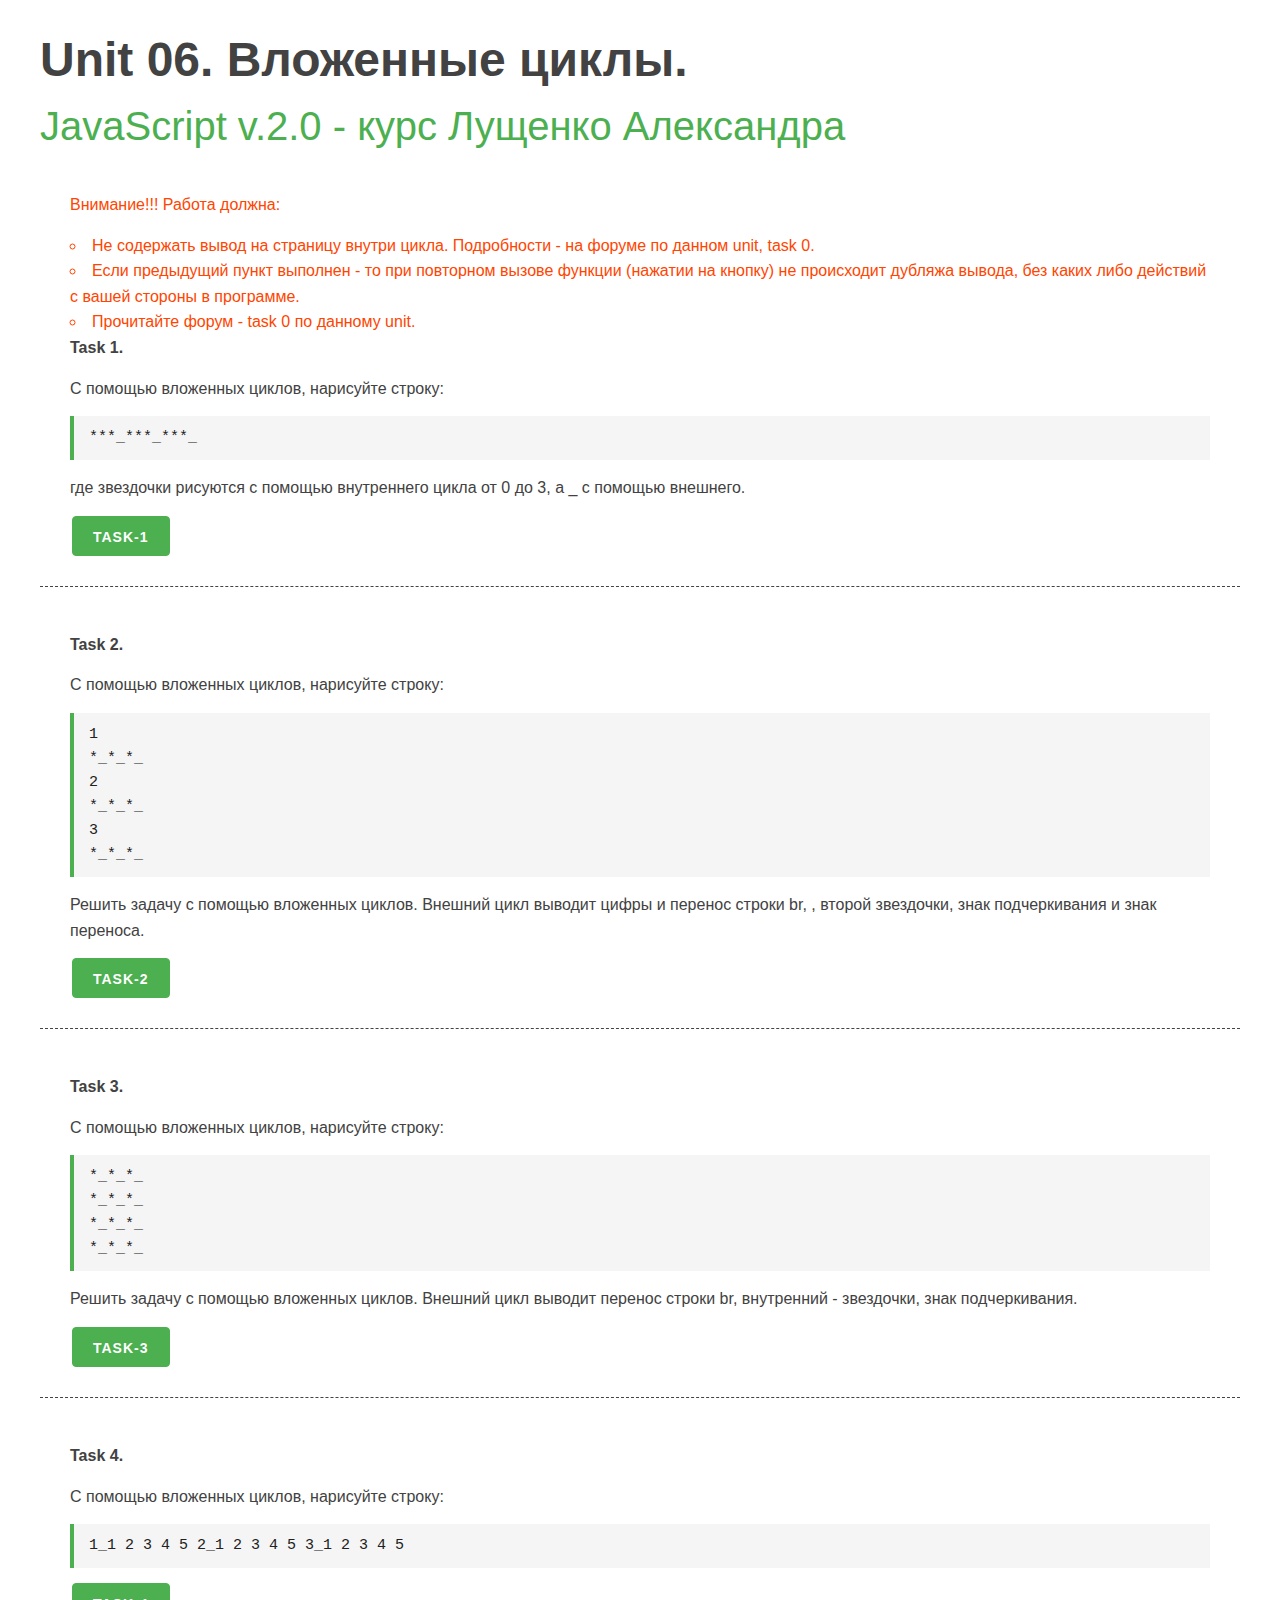
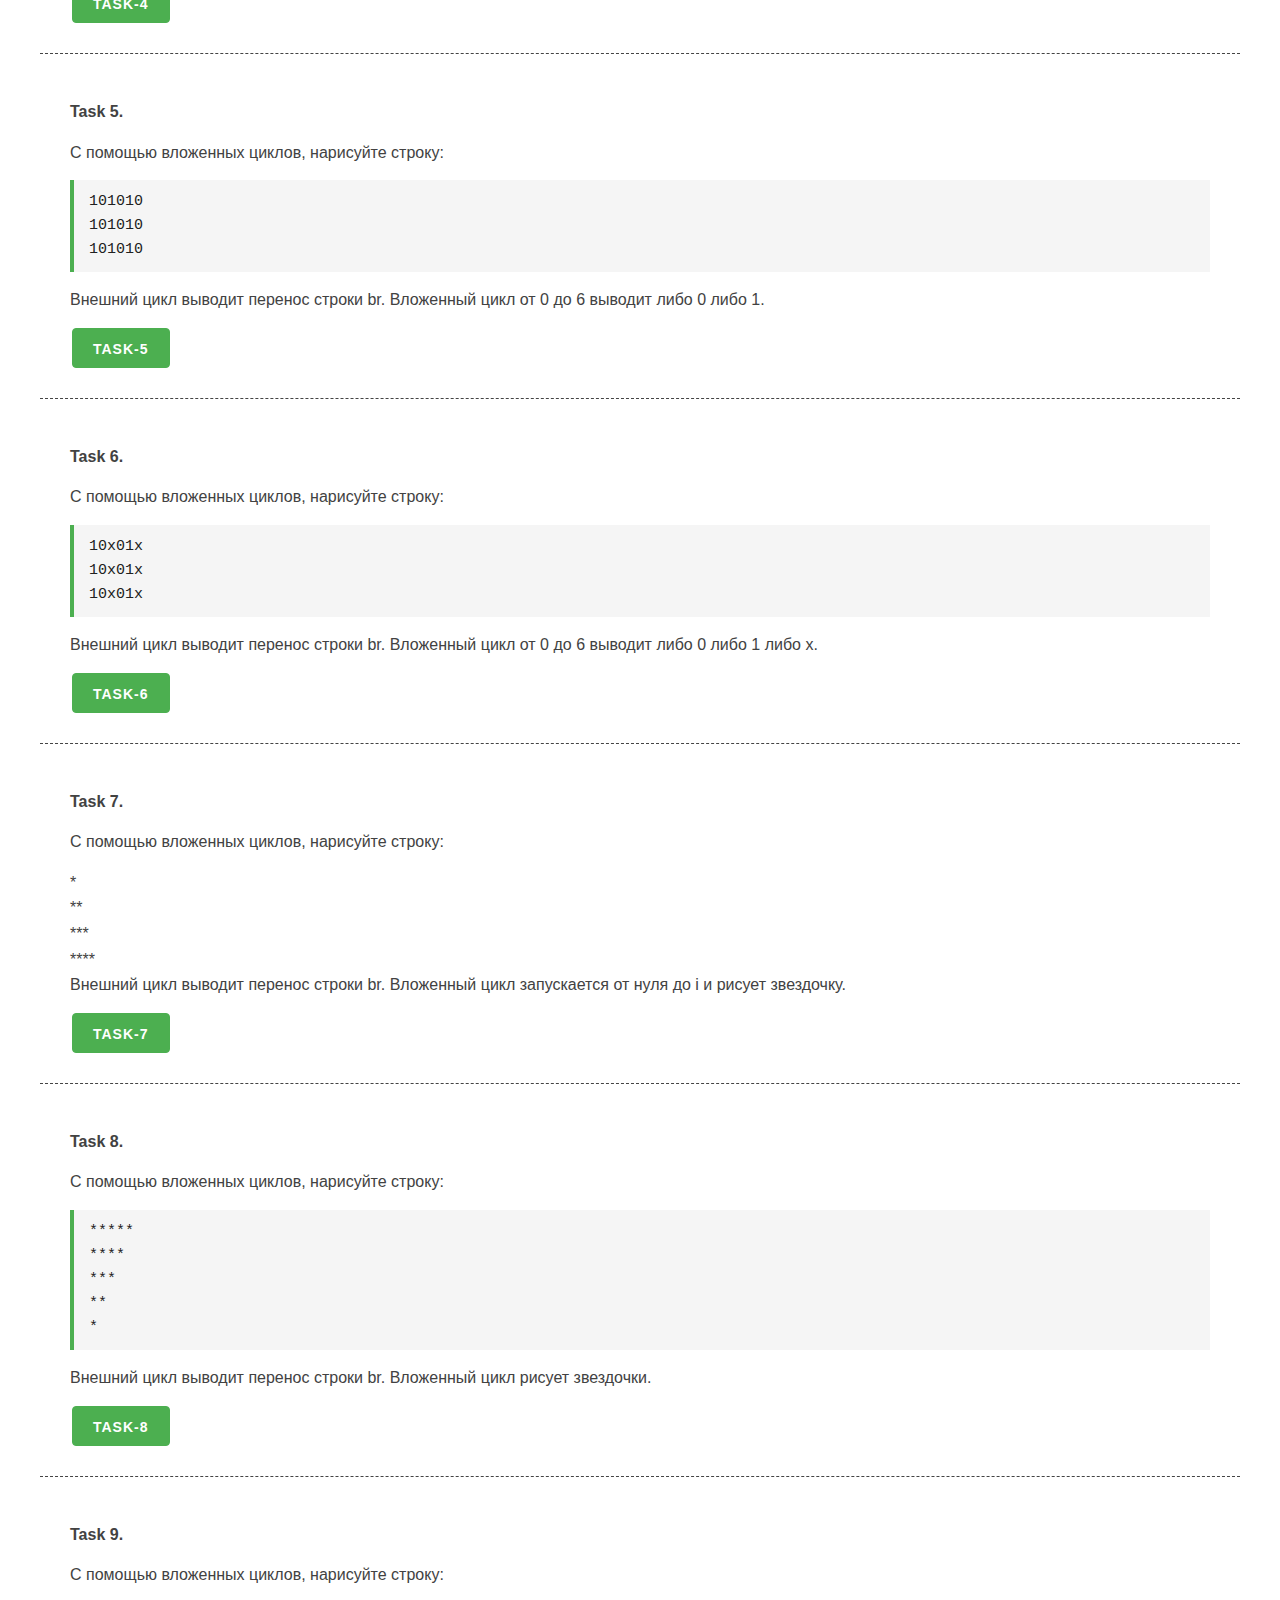
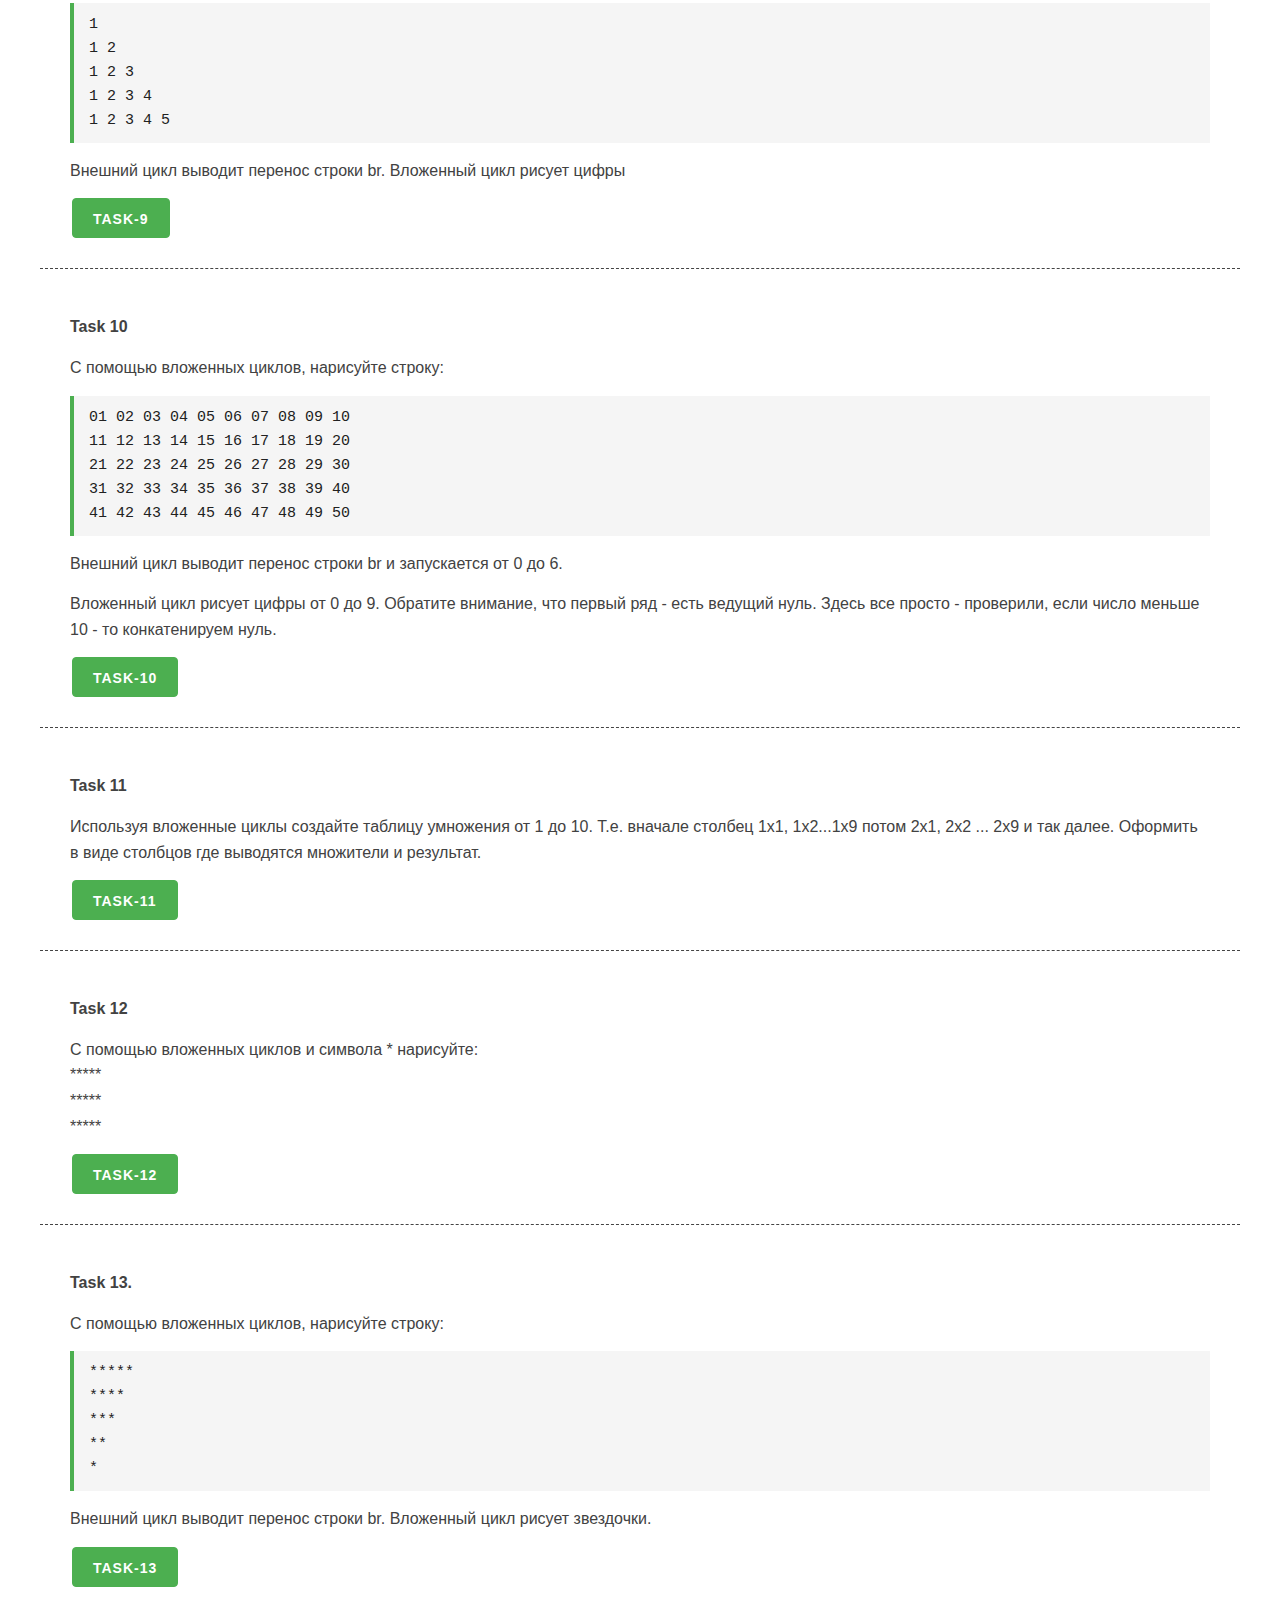
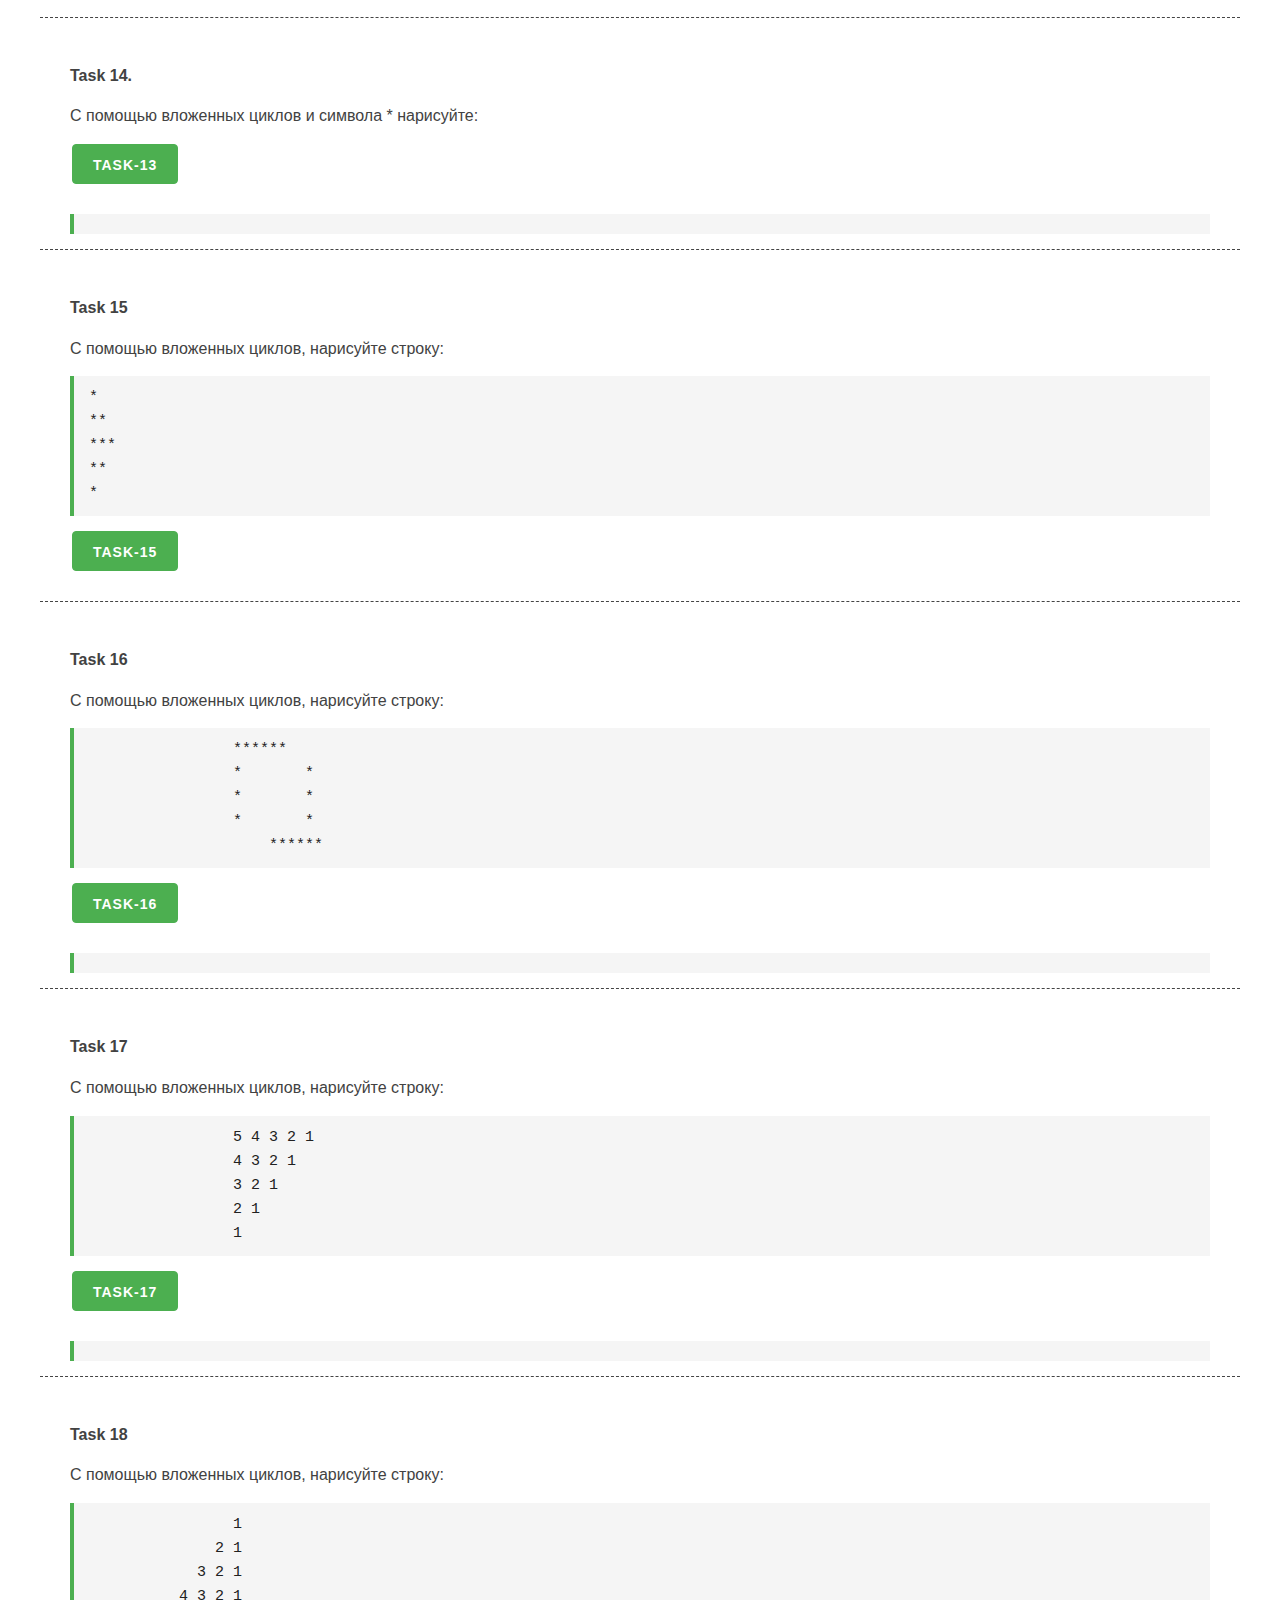
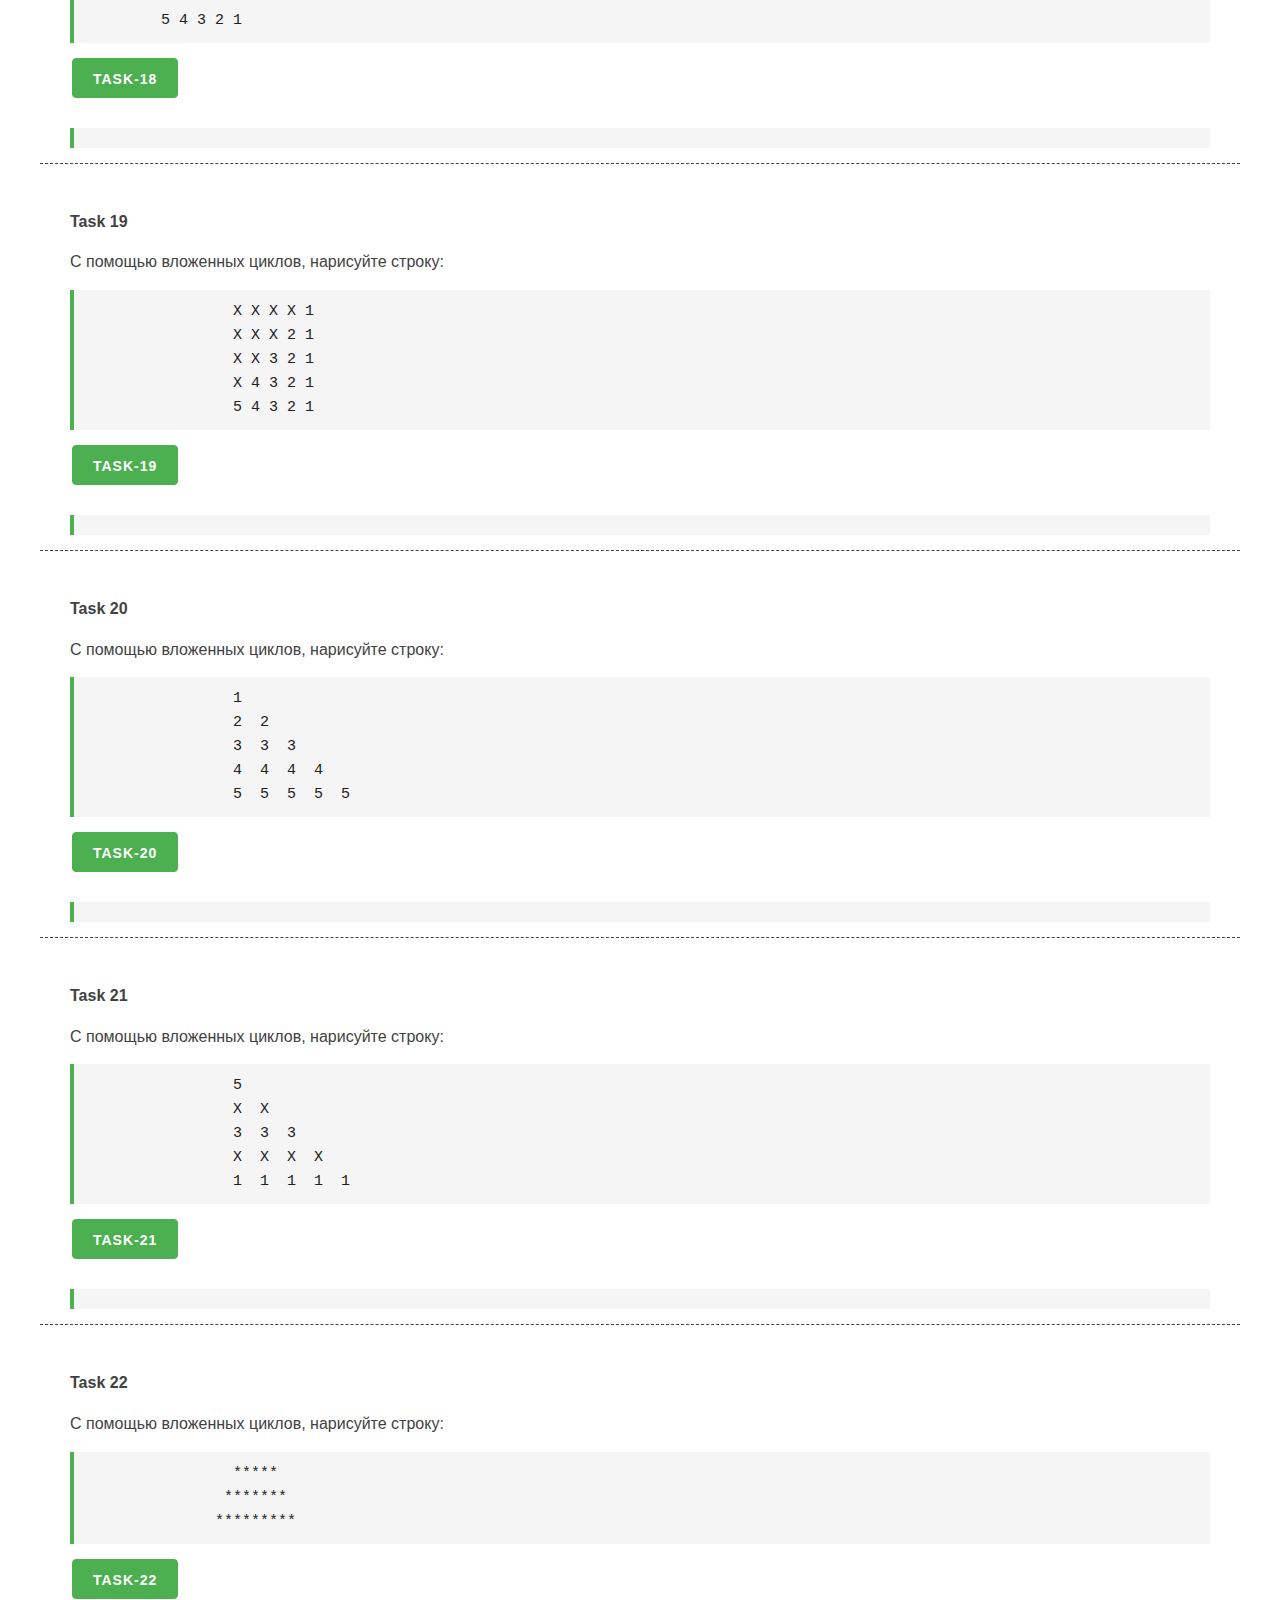
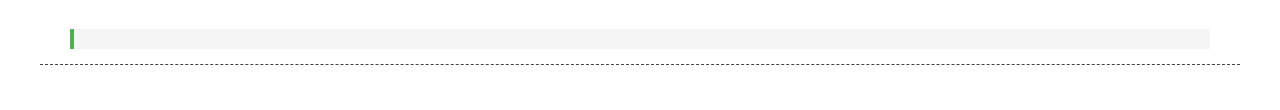
<file: SPRINT_06/unit_06/unit_06.html>
<!DOCTYPE html>
<html lang="en">

<head>
    <meta charset="UTF-8">
    <meta name="viewport" content="width=device-width, initial-scale=1.0">
    <meta http-equiv="X-UA-Compatible" content="ie=edge">
    <link rel="stylesheet" href="css/mustard-ui.min.css">
    <link rel="stylesheet" href="css/style.css">
    <title>Unit 06</title>
</head>

<body>
    <div class="container">
        <h1>Unit 06. Вложенные циклы.</h1>
        <h2><a href="https://itgid.info/course/javascript-2" target="_blank">JavaScript v.2.0 - курс Лущенко
                Александра</a></h2>
        <section>
		<div style="color: orangered">
		<p>Внимание!!! Работа должна:</p>
		<ul>
		  <li>Не содержать вывод на страницу внутри цикла. Подробности - на форуме по данном unit, task 0.</li>
		  <li>Если предыдущий пункт выполнен - то при повторном вызове функции (нажатии на кнопку) не происходит дубляжа вывода, без каких либо действий с вашей стороны  в программе.</li>
		  <li>Прочитайте форум - task 0 по данному unit.</li>
		</ul>
		</div>
            <p><b>Task 1.</b></p>
            <p>С помощью вложенных циклов, нарисуйте строку:</p>
            <pre>
***_***_***_
</pre>
            <p>где звездочки рисуются с помощью внутреннего цикла от 0 до 3, а _ с помощью внешнего.</p>
            <button class="button-primary b-1">Task-1</button>
            <div class="out-1"></div>
        </section>

        <section>
            <p><b>Task 2.</b></p>
            <p>С помощью вложенных циклов, нарисуйте строку:</p>
            <pre>
1<br>
*_*_*_<br>
2<br>
*_*_*_<br>
3<br>
*_*_*_<br>
</pre>
            <p>Решить задачу с помощью вложенных циклов. Внешний цикл выводит цифры и перенос строки br, , второй
                звездочки, знак подчеркивания и знак переноса.</p>
            <button class="button-primary b-2">Task-2</button>
            <div class="out-2"></div>
        </section>

        <section>
            <p><b>Task 3.</b></p>
            <p>С помощью вложенных циклов, нарисуйте строку:</p>
            <pre>
*_*_*_<br>
*_*_*_<br>
*_*_*_<br>
*_*_*_<br>
</pre>
            <p>Решить задачу с помощью вложенных циклов. Внешний цикл выводит перенос строки br, внутренний - звездочки,
                знак подчеркивания.</p>
            <button class="button-primary b-3">Task-3</button>
            <div class="out-3"></div>
        </section>

        <section>
            <p><b>Task 4.</b></p>
            <p>С помощью вложенных циклов, нарисуйте строку:</p>
            <pre>
                1_1 2 3 4 5 2_1 2 3 4 5 3_1 2 3 4 5
</pre>
            <button class="button-primary b-4">Task-4</button>
            <div class="out-4"></div>
        </section>

        <section>
            <p><b>Task 5.</b></p>
            <p>С помощью вложенных циклов, нарисуйте строку:</p>
            <pre>
101010<br>
101010<br>
101010<br>
</pre>
            <p>Внешний цикл выводит перенос строки br. Вложенный цикл от 0 до 6 выводит либо 0 либо 1.</p>
            <button class="button-primary b-5">Task-5</button>
            <div class="out-5"></div>
        </section>

        <section>
            <p><b>Task 6.</b></p>
            <p>С помощью вложенных циклов, нарисуйте строку:</p>
            <pre>
 10x01x<br>
 10x01x<br>
 10x01x<br>
</pre>
            <p>Внешний цикл выводит перенос строки br. Вложенный цикл от 0 до 6 выводит либо 0 либо 1 либо х.</p>
            <button class="button-primary b-6">Task-6</button>
            <div class="out-6"></div>
        </section>

        <section>
            <p><b>Task 7.</b></p>
            <p>С помощью вложенных циклов, нарисуйте строку:</p>
            *<br>
            **<br>
            ***<br>
            ****<br>
            </pre>
            <p>Внешний цикл выводит перенос строки br. Вложенный цикл запускается от нуля до i и рисует звездочку.</p>
            <button class="button-primary b-7">Task-7</button>
            <div class="out-7"></div>
        </section>


        <section>
            <p><b>Task 8.</b></p>
            <p>С помощью вложенных циклов, нарисуйте строку:</p>
            <pre>
*****<br>
****<br>
***<br>
**<br>
*
</pre>
            <p>Внешний цикл выводит перенос строки br. Вложенный цикл рисует звездочки. </p>
            <button class="button-primary b-8">Task-8</button>
            <div class="out-8"></div>
        </section>

        <section>
            <p><b>Task 9.</b></p>
            <p>С помощью вложенных циклов, нарисуйте строку:</p>
            <pre>
1<br>
1 2<br>
1 2 3<br>
1 2 3 4<br>
1 2 3 4 5<br>
</pre>
            <p>Внешний цикл выводит перенос строки br. Вложенный цикл рисует цифры</p>
            <button class="button-primary b-9">Task-9</button>
            <div class="out-9"></div>
        </section>

        <section>
            <p><b>Task 10</b></p>
            <p>С помощью вложенных циклов, нарисуйте строку:</p>
            <pre>
01 02 03 04 05 06 07 08 09 10<br>
11 12 13 14 15 16 17 18 19 20<br>
21 22 23 24 25 26 27 28 29 30<br>
31 32 33 34 35 36 37 38 39 40<br>
41 42 43 44 45 46 47 48 49 50<br>
</pre>
            <p>Внешний цикл выводит перенос строки br и запускается от 0 до 6.</p>
            <p>Вложенный цикл рисует цифры от 0 до 9. Обратите внимание, что первый ряд - есть ведущий нуль. Здесь все
                просто - проверили, если число меньше 10 - то конкатенируем нуль.</p>
            <button class="button-primary b-10">Task-10</button>
            <div class="out-10"></div>
        </section>


        <section>
            <p><b>Task 11</b></p>
            <p>Используя вложенные циклы создайте таблицу умножения от 1 до 10. Т.е. вначале столбец 1x1, 1x2...1x9 потом 2x1, 2x2 ... 2x9 и так далее. Оформить в виде столбцов где выводятся множители и результат.
            </p>
            <button class="button-primary b-11">Task-11</button>
            <div class="out-11">
                
            </div>
        </section>

        <section>
            <p><b>Task 12</b></p>
            <p>С помощью вложенных циклов и символа * нарисуйте:
                <br>
                ***** <br>
                ***** <br>
                ***** <br>
            </p>
            <button class="button-primary b-12">Task-12</button>
            <div class="out-12">
                
            </div>
        </section>


        <section>
            <p><b>Task 13.</b></p>
            <p>С помощью вложенных циклов, нарисуйте строку:</p>
            <pre>
*****<br>
****<br>
***<br>
**<br>
*
</pre>
            <p>Внешний цикл выводит перенос строки br. Вложенный цикл рисует звездочки. </p>
            <button class="button-primary b-13">Task-13</button>
            <div class="out-13"></div>
        </section>


        <section>
            <p><b>Task 14.</b></p>
            <p>С помощью вложенных циклов и символа * нарисуйте:</p>
            <button class="button-primary b-14">Task-13</button>

            <div class="out-14"><pre class="task-14"></pre></div>
        </section>



        <section>
            <p><b>Task 15</b></p>
            <p>С помощью вложенных циклов, нарисуйте строку:</p>
            <pre class="task-14">
*
**
***
**
*
</pre>
          
            <button class="button-primary b-15">Task-15</button>
            <div class="out-15"></div>
        </section>


        <section>
            <p><b>Task 16</b></p>
            <p>С помощью вложенных циклов, нарисуйте строку:</p>
            <pre class="task-14">
                ******
                *       *
                *       *
                *       *
                    ******
</pre>
          
            <button class="button-primary b-16">Task-16</button>
            <div class="out-16"><pre class="task-14"></pre></div>
        </section>


        <section>
            <p><b>Task 17</b></p>
            <p>С помощью вложенных циклов, нарисуйте строку:</p>
            <pre class="task-14">
                5 4 3 2 1
                4 3 2 1
                3 2 1
                2 1
                1
</pre>
            <button class="button-primary b-17">Task-17</button>
            <div class="out-17"><pre class="task-14"></pre></div>
        </section>



        <section>
            <p><b>Task 18</b></p>
            <p>С помощью вложенных циклов, нарисуйте строку:</p>
            <pre class="task-14">
                1
              2 1 
            3 2 1
          4 3 2 1
        5 4 3 2 1
</pre>
            <button class="button-primary b-18">Task-18</button>
            <div class="out-18"><pre class="task-14"></pre></div>
        </section>

        <section>
            <p><b>Task 19</b></p>
            <p>С помощью вложенных циклов, нарисуйте строку:</p>
            <pre class="task-14">
                X X X X 1
                X X X 2 1
                X X 3 2 1
                X 4 3 2 1
                5 4 3 2 1
</pre>
            <button class="button-primary b-19">Task-19</button>
            <div class="out-19"><pre class="task-14"></pre></div>
        </section>


        <section>
            <p><b>Task 20</b></p>
            <p>С помощью вложенных циклов, нарисуйте строку:</p>
            <pre class="task-14">
                1
                2  2
                3  3  3
                4  4  4  4
                5  5  5  5  5
</pre>
            <button class="button-primary b-20">Task-20</button>
            <div class="out-20"><pre class="task-14"></pre></div>
        </section>

        <section>
            <p><b>Task 21</b></p>
            <p>С помощью вложенных циклов, нарисуйте строку:</p>
            <pre class="task-14">
                5
                X  X
                3  3  3
                X  X  X  X
                1  1  1  1  1
</pre>
            <button class="button-primary b-21">Task-21</button>
            <div class="out-21"><pre class="task-14"></pre></div>
        </section>

        <section>
            <p><b>Task 22</b></p>
            <p>С помощью вложенных циклов, нарисуйте строку:</p>
            <pre class="task-14">
                *****
               *******
              *********
</pre>
            <button class="button-primary b-22">Task-22</button>
            <div class="out-22"><pre class="task-14"></pre></div>
        </section>


    </div>


    <script src="unit_06.js"></script>
</body>

</html>
</file>
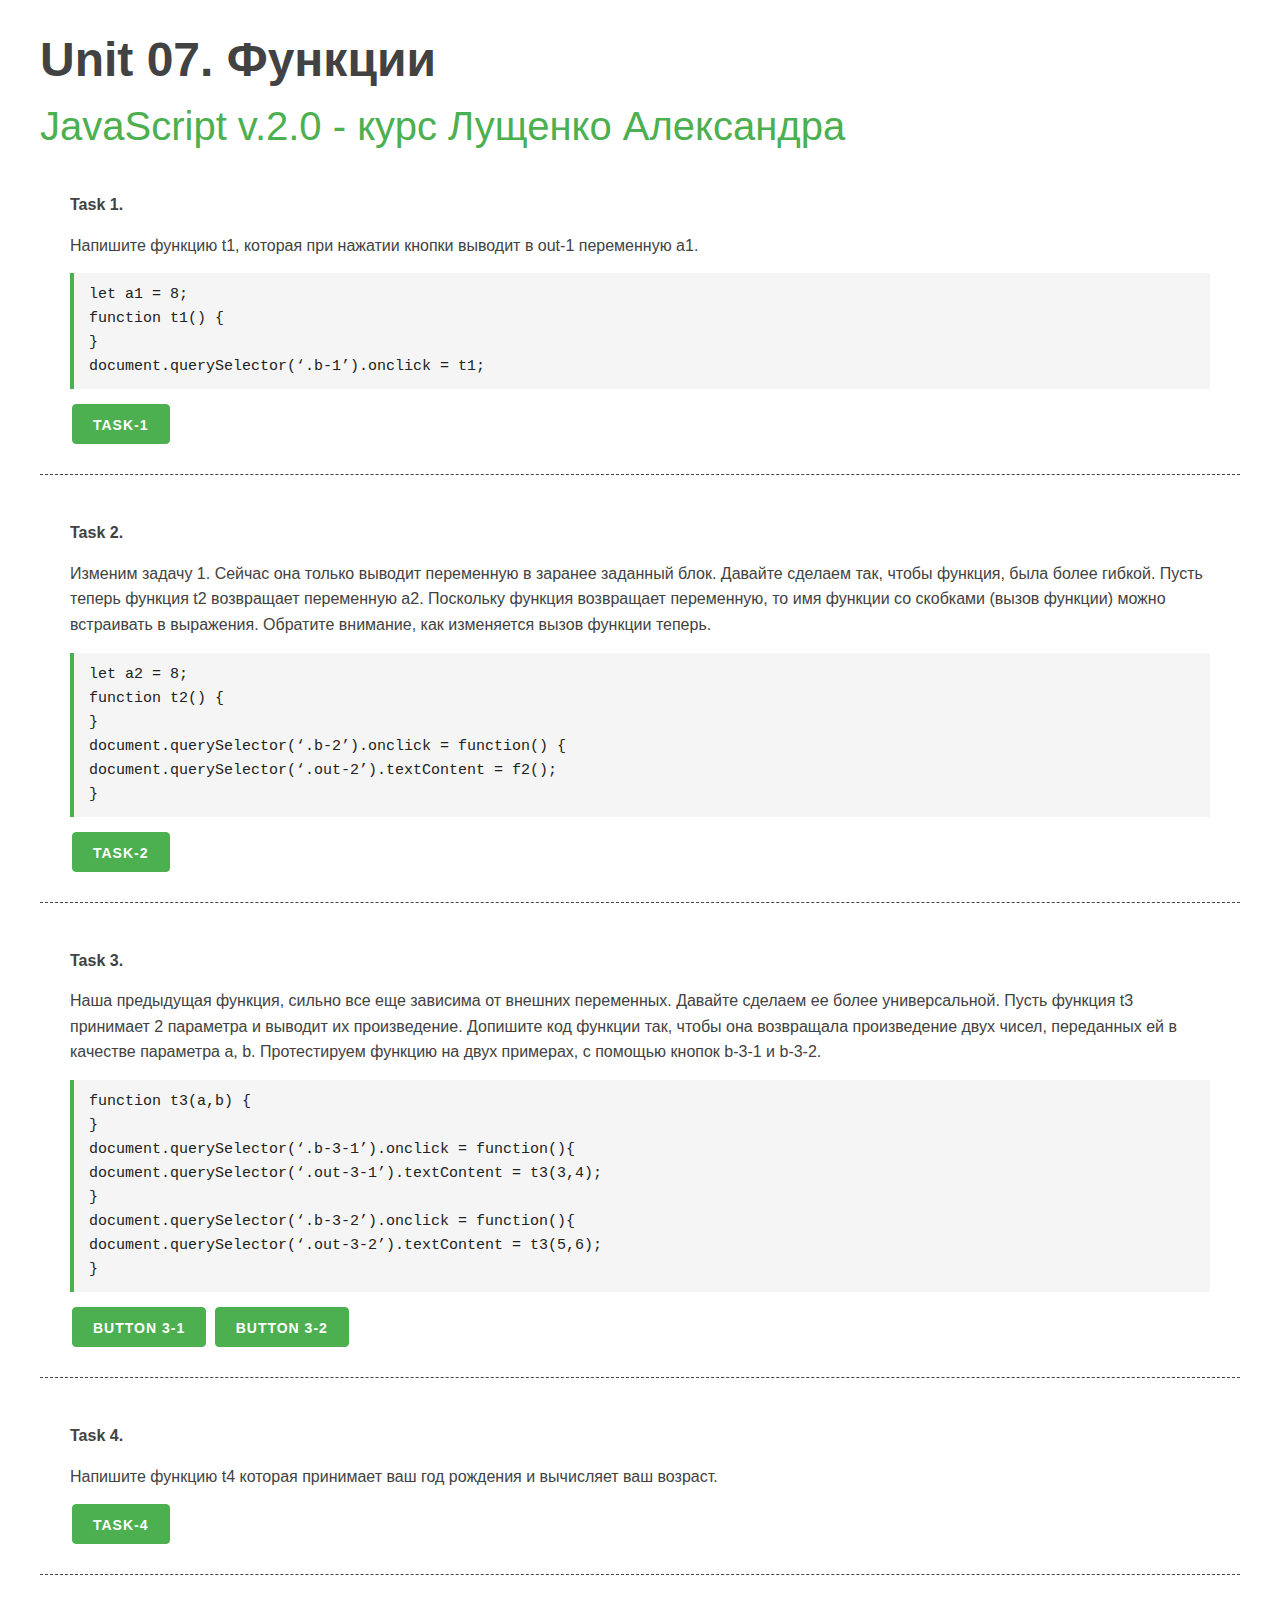
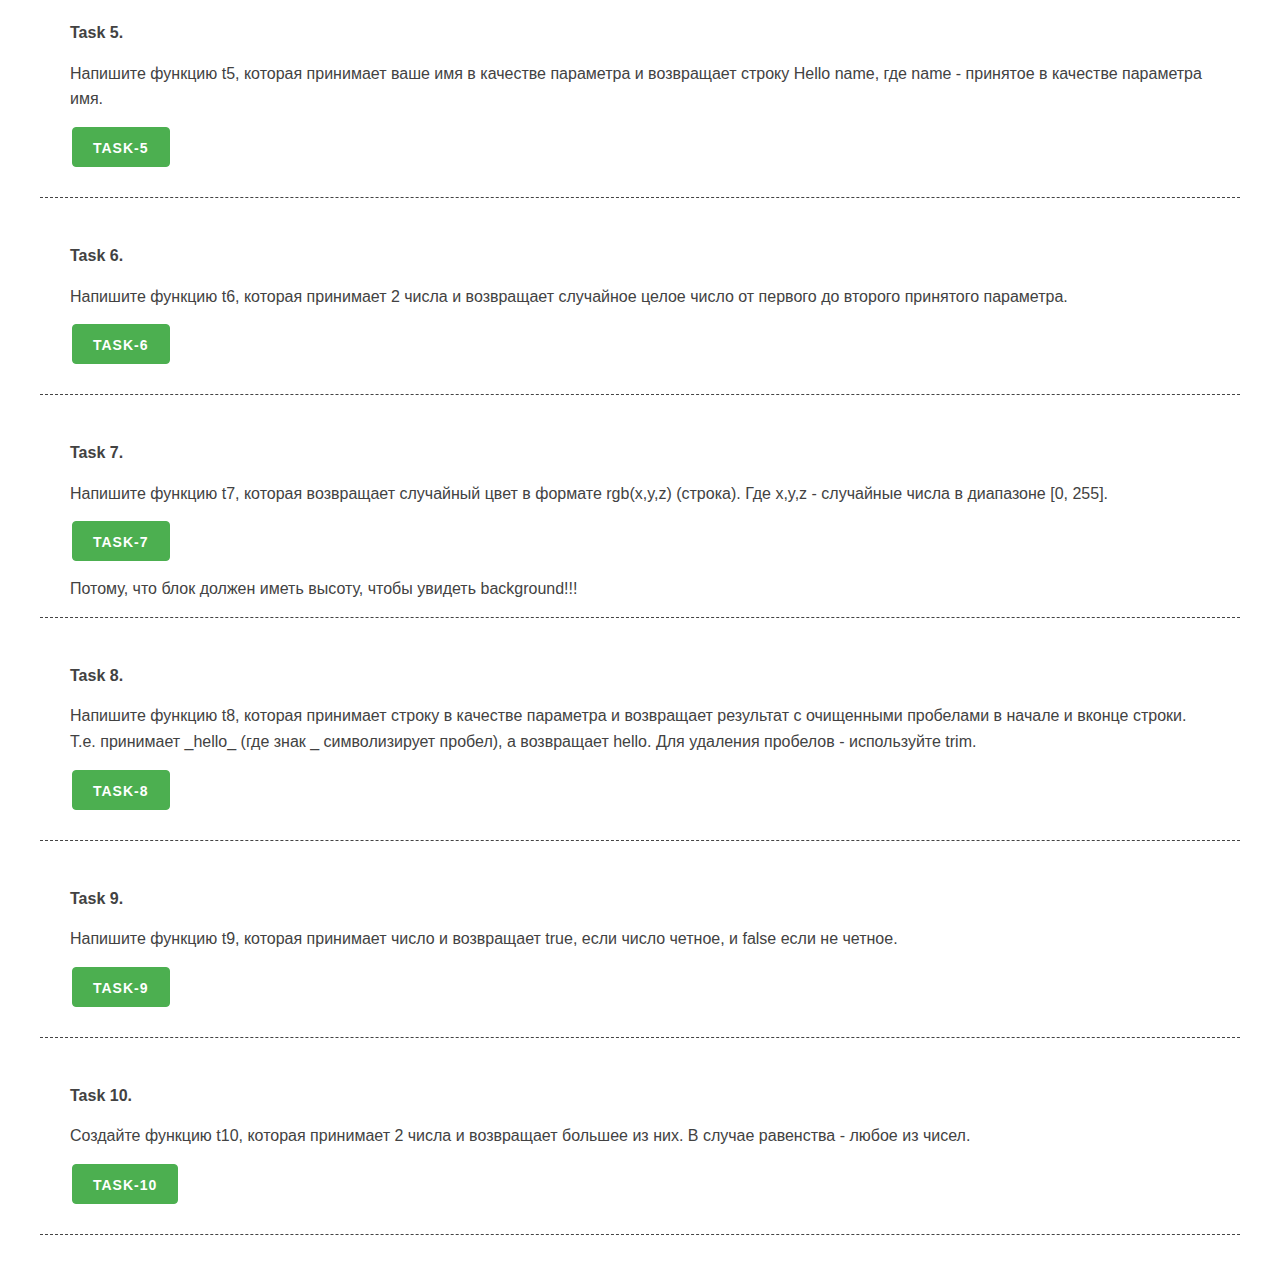
<file: SPRINT_07/unit_07/unit_07.html>
<!DOCTYPE html>
<html lang="en">

<head>
    <meta charset="UTF-8">
    <meta name="viewport" content="width=device-width, initial-scale=1.0">
    <meta http-equiv="X-UA-Compatible" content="ie=edge">
    <link rel="stylesheet" href="css/mustard-ui.min.css">
    <link rel="stylesheet" href="css/style.css">
    <title>Unit 07</title>
</head>

<body>
    <div class="container">
        <h1>Unit 07. Функции</h1>
        <h2><a href="https://itgid.info/course/javascript-2" target="_blank">JavaScript v.2.0 - курс Лущенко
                Александра</a></h2>
        <section>
            <p><b>Task 1.</b></p>
            <p>Напишите функцию t1, которая при нажатии кнопки выводит в out-1 переменную a1.</p>
            <pre>
                let a1 = 8;<br>
                function t1() {<br>
                
                }<br>
                document.querySelector(‘.b-1’).onclick = t1;  <br>              
            </pre>
            <button class="button-primary b-1">Task-1</button>
            <div class="out-1"></div>
        </section>

        <section>
            <p><b>Task 2.</b></p>
            <p>Изменим задачу 1. Сейчас она только выводит переменную в заранее заданный блок. Давайте сделаем так,
                чтобы функция, была более гибкой. Пусть теперь функция t2 возвращает переменную a2. Поскольку функция
                возвращает переменную, то имя функции со скобками (вызов функции) можно встраивать в выражения. Обратите
                внимание, как изменяется вызов функции теперь.
            </p>
            <pre>
                let a2 = 8;<br>
                function t2() {<br>
                
                }<br>
                document.querySelector(‘.b-2’).onclick = function() {<br>
                document.querySelector(‘.out-2’).textContent = f2();<br>
                }<br>
                          
            </pre>
            <button class="button-primary b-2">Task-2</button>
            <div class="out-2"></div>
        </section>

        <section>
            <p><b>Task 3.</b></p>
            <p>Наша предыдущая функция, сильно все еще зависима от внешних переменных. Давайте сделаем ее более
                универсальной. Пусть функция t3 принимает 2 параметра и выводит их произведение. Допишите код функции
                так, чтобы она возвращала произведение двух чисел, переданных ей в качестве параметра a, b. Протестируем
                функцию на двух примерах, с помощью кнопок b-3-1 и b-3-2.
            </p>
            <pre>
                function t3(a,b) {<br>

                }<br>
                document.querySelector(‘.b-3-1’).onclick =  function(){<br>
                document.querySelector(‘.out-3-1’).textContent = t3(3,4);<br>
                }<br>
                document.querySelector(‘.b-3-2’).onclick =  function(){<br>
                document.querySelector(‘.out-3-2’).textContent = t3(5,6);<br>
                }<br>
                
                          
            </pre>
            <button class="button-primary b-3-1">button 3-1</button>
            <button class="button-primary b-3-2">button 3-2</button>
            <div class="out-3-1"></div>
            <div class="out-3-2"></div>
        </section>

        <section>
            <p><b>Task 4.</b></p>
            <p>Напишите функцию t4 которая принимает ваш год рождения и вычисляет ваш возраст.</p>
            <button class="button-primary b-4">Task-4</button>
            <div class="out-4"></div>
        </section>

        <section>
            <p><b>Task 5.</b></p>
            <p>Напишите функцию t5, которая принимает ваше имя в качестве параметра и возвращает строку Hello name, где
                name - принятое в качестве параметра имя.</p>
            <button class="button-primary b-5">Task-5</button>
            <div class="out-5"></div>
        </section>

        <section>
            <p><b>Task 6.</b></p>
            <p>Напишите функцию t6, которая принимает 2 числа и возвращает случайное целое число от первого до второго
                принятого параметра.
            </p>
            <button class="button-primary b-6">Task-6</button>
            <div class="out-6"></div>
        </section>

        <section>
            <p><b>Task 7.</b></p>
            <p>Напишите функцию t7, которая возвращает случайный цвет в формате rgb(x,y,z) (строка). Где x,y,z -
                случайные числа в диапазоне [0, 255].
            </p>
            <button class="button-primary b-7">Task-7</button>
            <div class="out-7">Потому, что блок должен иметь высоту, чтобы увидеть background!!!</div>
        </section>

        <section>
            <p><b>Task 8.</b></p>
            <p>Напишите функцию t8, которая принимает строку в качестве параметра и возвращает результат с очищенными
                пробелами в начале и вконце строки. Т.е. принимает _hello_ (где знак _ символизирует пробел), а
                возвращает hello. Для удаления пробелов - используйте trim.

            </p>
            <button class="button-primary b-8">Task-8</button>
            <div class="out-8"></div>
        </section>

        <section>
            <p><b>Task 9.</b></p>
            <p>Напишите функцию t9, которая принимает число и возвращает true, если число четное, и false если не
                четное.
            </p>
            <button class="button-primary b-9">Task-9</button>
            <div class="out-9"></div>
        </section>

        <section>
            <p><b>Task 10.</b></p>
            <p>Создайте функцию t10, которая принимает 2 числа и возвращает большее из них. В случае равенства - любое
                из чисел.
            </p>
            <button class="button-primary b-10">Task-10</button>
            <div class="out-10"></div>
        </section>

    </div>

    <script src="unit_07.js"></script>
</body>

</html>
</file>
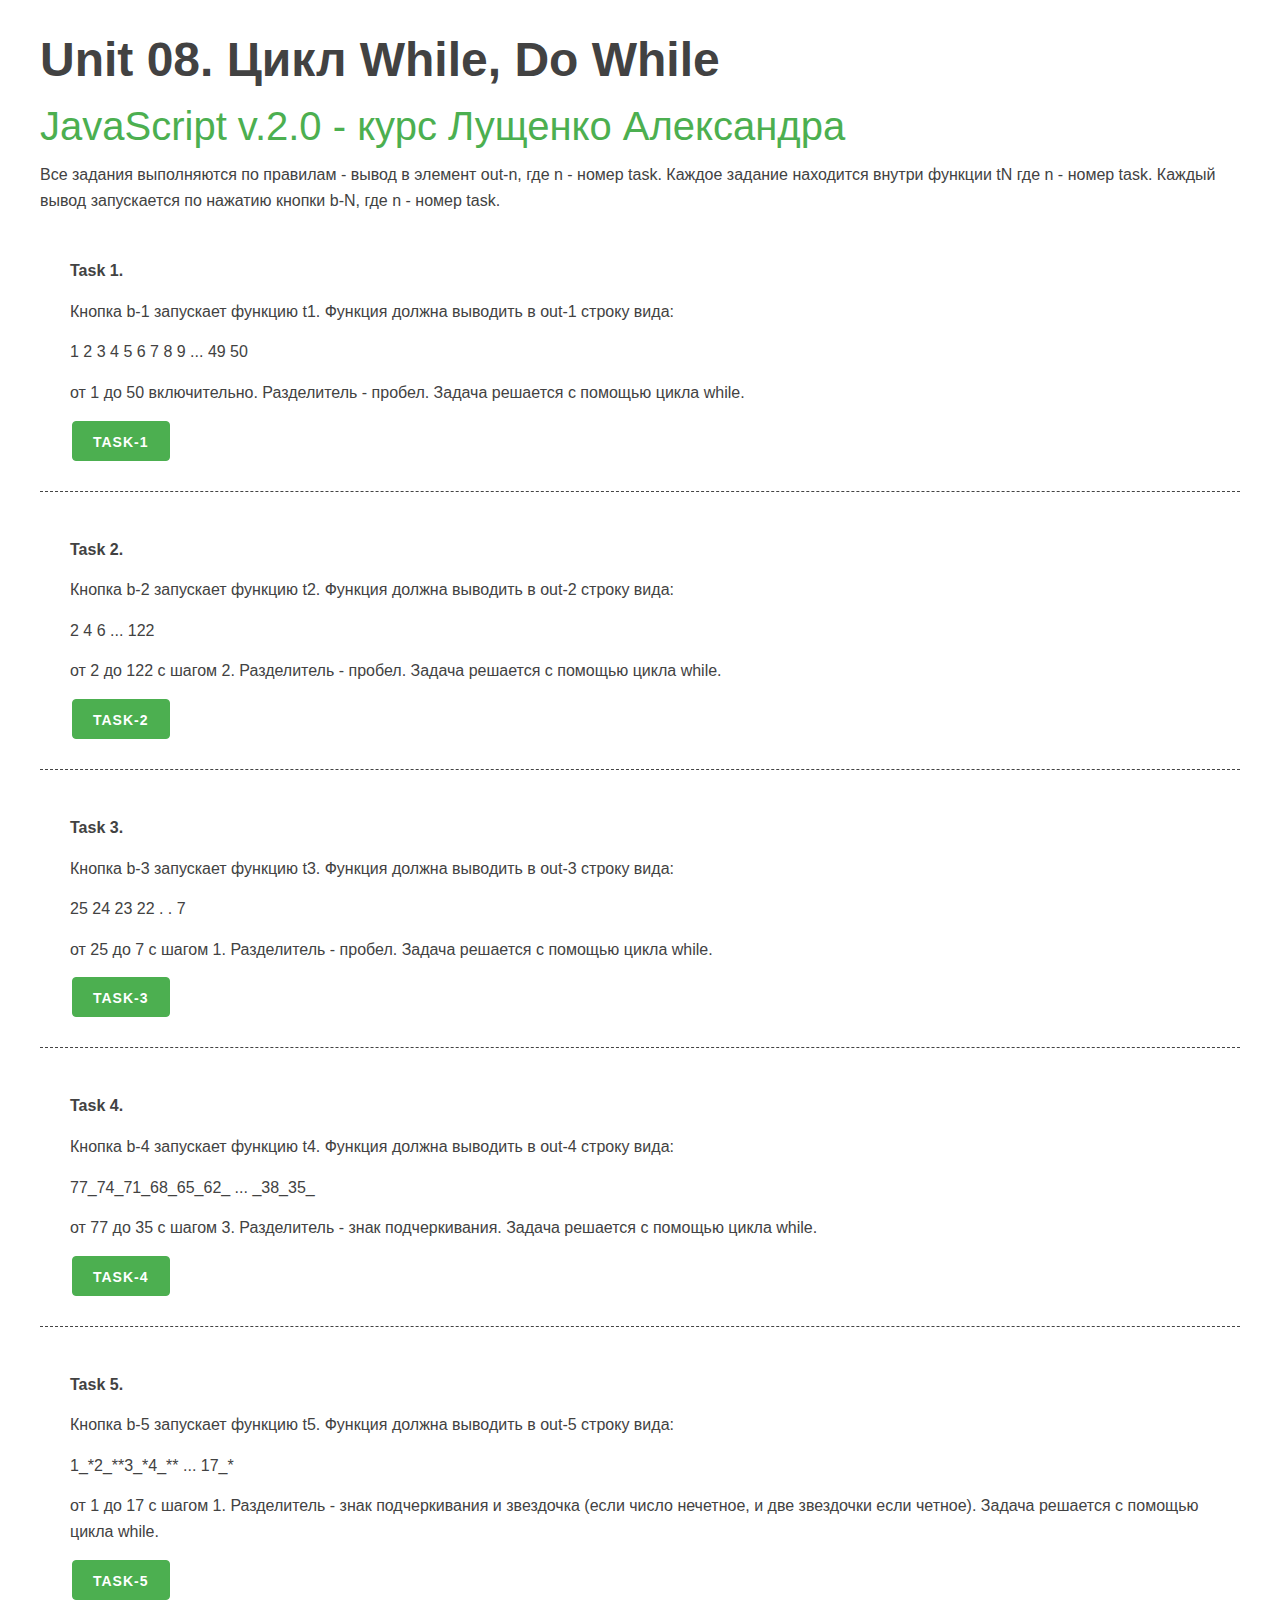
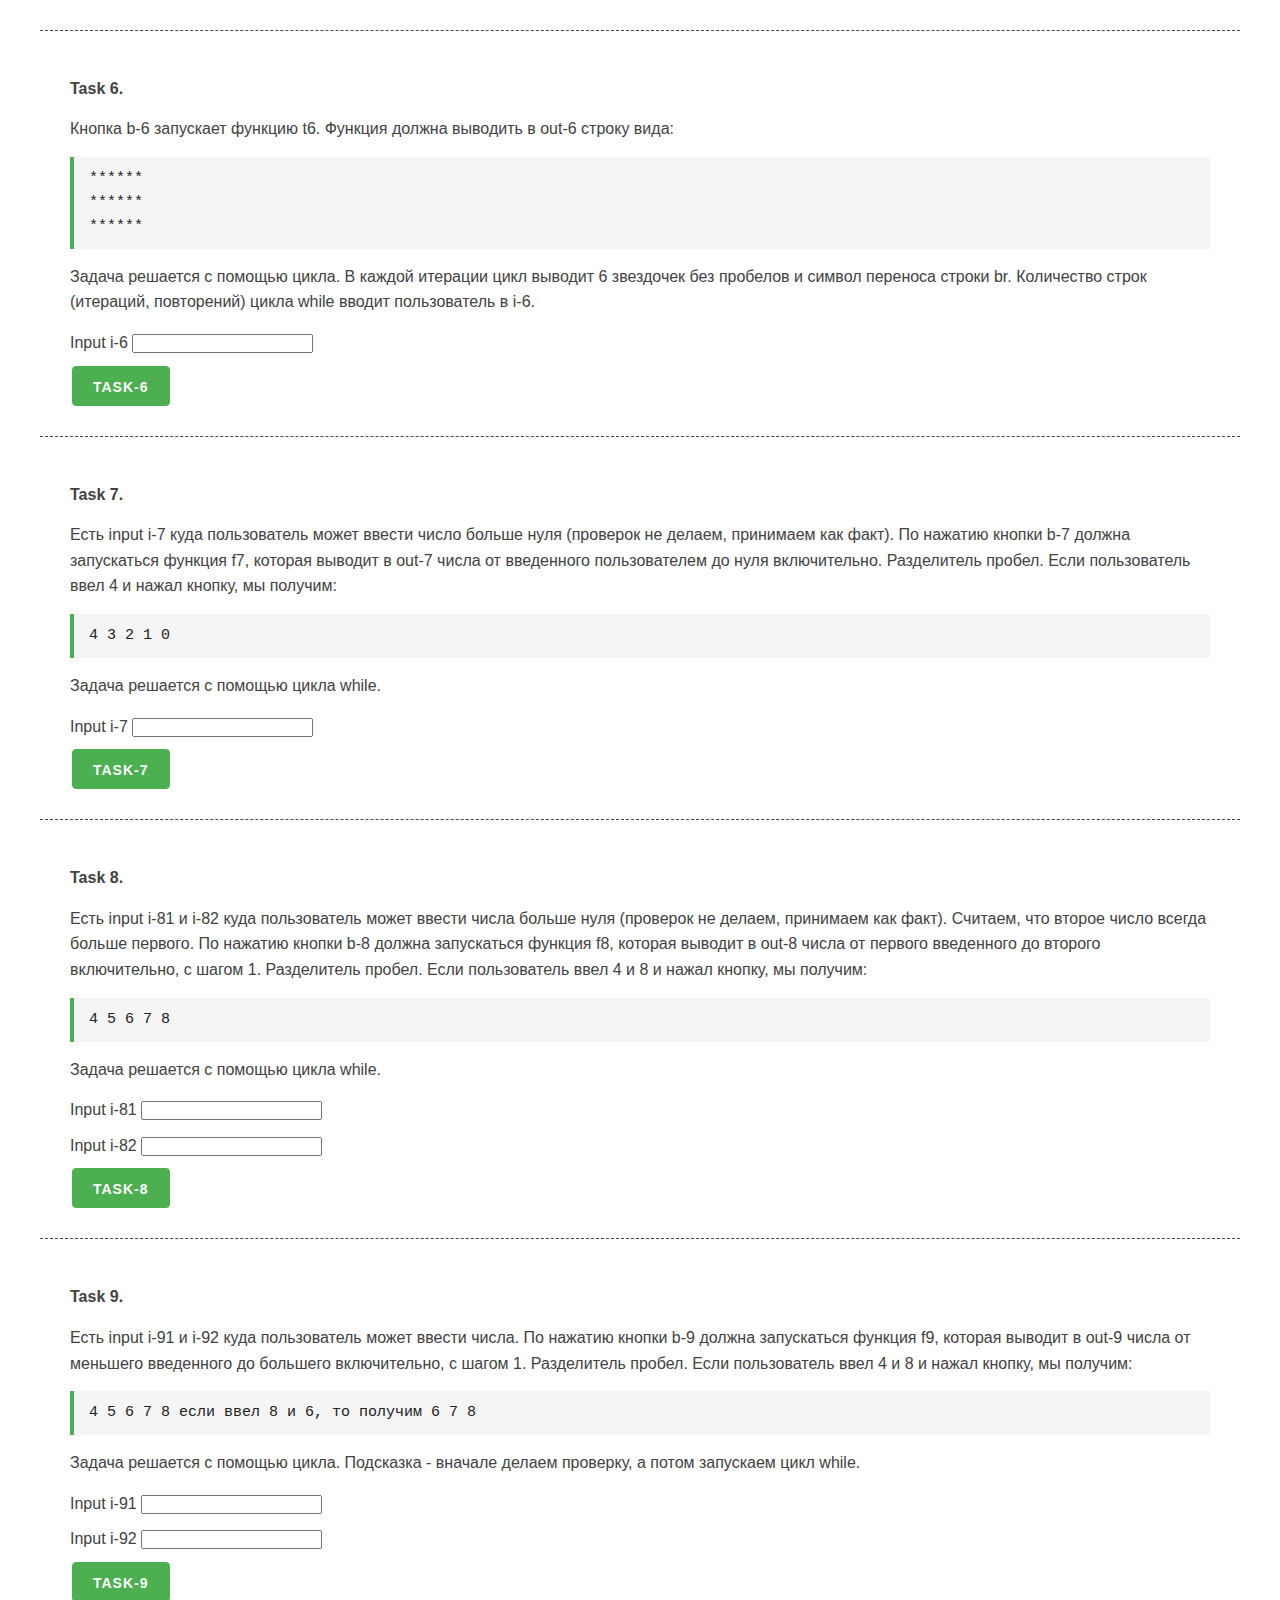
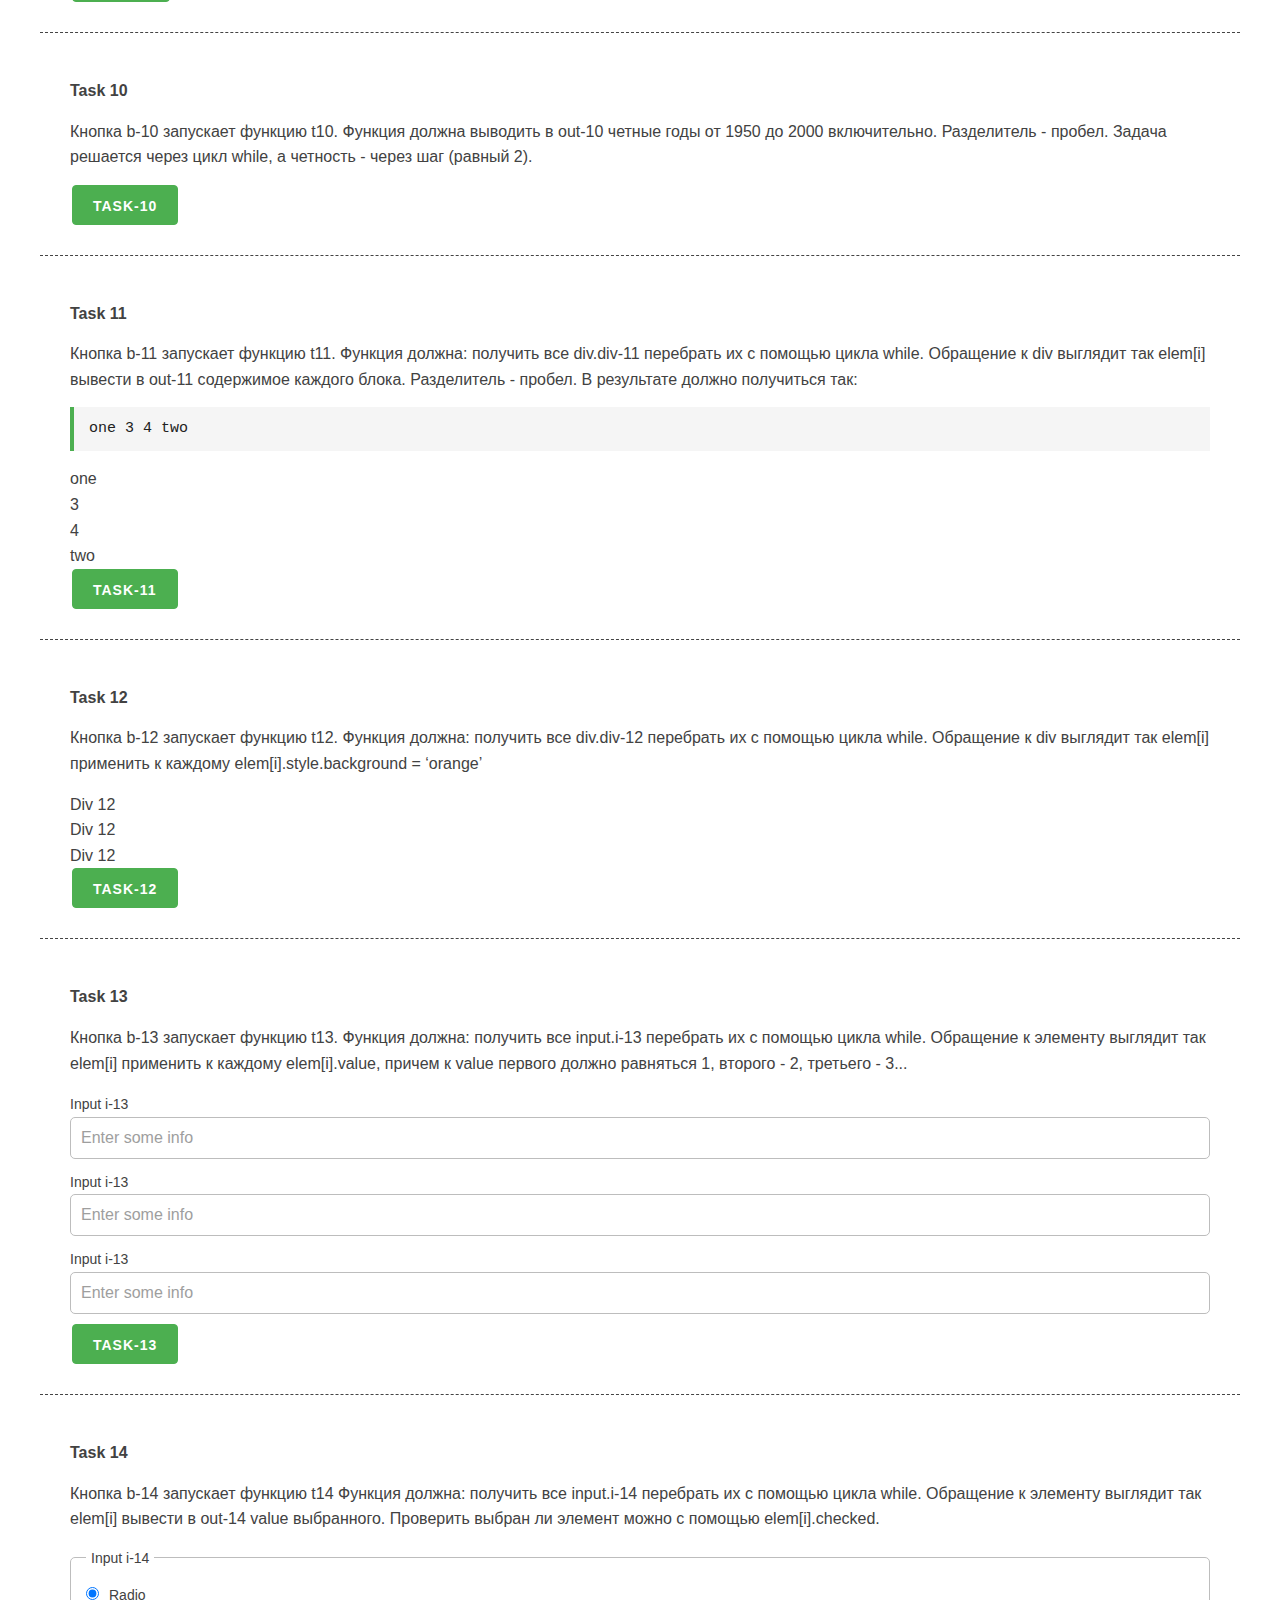
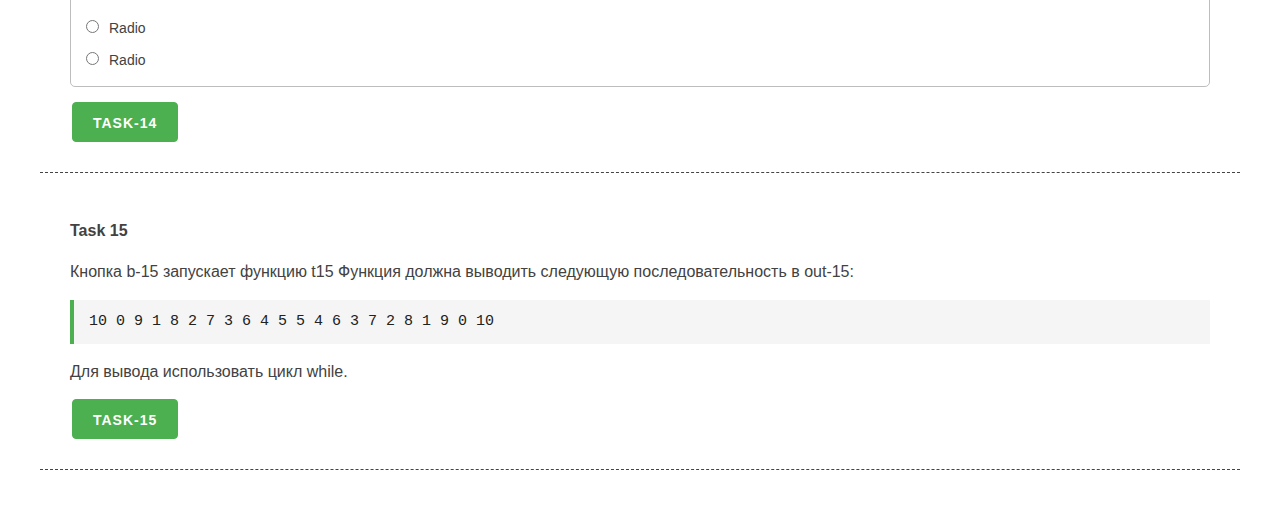
<file: SPRINT_08/unit_08/unit_08.html>
<!DOCTYPE html>
<html lang="en">

<head>
    <meta charset="UTF-8">
    <meta name="viewport" content="width=device-width, initial-scale=1.0">
    <meta http-equiv="X-UA-Compatible" content="ie=edge">
    <link rel="stylesheet" href="css/mustard-ui.min.css">
    <link rel="stylesheet" href="css/style.css">
    <title>Unit 08</title>
</head>

<body>
    <div class="container">
        <h1>Unit 08. Цикл While, Do While</h1>
        <h2><a href="https://itgid.info/course/javascript-2" target="_blank">JavaScript v.2.0 - курс Лущенко
                Александра</a></h2>
        <p>Все задания выполняются по правилам - вывод в элемент out-n, где n - номер task. Каждое задание находится
            внутри
            функции tN где n - номер task. Каждый вывод запускается по нажатию кнопки b-N, где n - номер task.</p>
        <section>
            <p><b>Task 1.</b></p>
            <p>Кнопка b-1 запускает функцию t1. Функция должна выводить в out-1 строку вида:</p>
            <p>1 2 3 4 5 6 7 8 9 ... 49 50</p>
            от 1 до 50 включительно. Разделитель - пробел. Задача решается с помощью цикла while.</p>

            <button class="button-primary b-1">Task-1</button>
            <div class="out-1"></div>
        </section>

        <section>
            <p><b>Task 2.</b></p>
            <p>Кнопка b-2 запускает функцию t2. Функция должна выводить в out-2 строку вида:</p>
            <p>2 4 6 ... 122</p>
            <p>от 2 до 122 c шагом 2. Разделитель - пробел. Задача решается с помощью цикла while.</p>
            <button class="button-primary b-2">Task-2</button>
            <div class="out-2"></div>
        </section>

        <section>
            <p><b>Task 3.</b></p>
            <p>Кнопка b-3 запускает функцию t3. Функция должна выводить в out-3 строку вида:</p>
            <p> 25 24 23 22 . . 7</p>
            <p> от 25 до 7 c шагом 1. Разделитель - пробел. Задача решается с помощью цикла while.</p>
            <button class="button-primary b-3">Task-3</button>
            <div class="out-3"></div>
        </section>

        <section>
            <p><b>Task 4.</b></p>
            <p>Кнопка b-4 запускает функцию t4. Функция должна выводить в out-4 строку вида: </p>
            <p> 77_74_71_68_65_62_ ... _38_35_ </p>
            <p> от 77 до 35 c шагом 3. Разделитель - знак подчеркивания. Задача решается с помощью цикла while.
            </p>
            <button class="button-primary b-4">Task-4</button>
            <div class="out-4"></div>
        </section>

        <section>
            <p><b>Task 5.</b></p>
            <p>Кнопка b-5 запускает функцию t5. Функция должна выводить в out-5 строку вида:</p>
            <p> 1_*2_**3_*4_** ... 17_*</p>
            <p> от 1 до 17 c шагом 1. Разделитель - знак подчеркивания и звездочка (если число нечетное, и две звездочки
                если четное). Задача решается с помощью цикла while.
            </p>
            <button class="button-primary b-5">Task-5</button>
            <div class="out-5"></div>
        </section>

        <section>
            <p><b>Task 6.</b></p>
            <p>Кнопка b-6 запускает функцию t6. Функция должна выводить в out-6 строку вида: </p>
            <pre>
                ******<br>
                ******<br>
                ******<br>
            </pre>
            <p> Задача решается с помощью цикла. В каждой итерации цикл выводит 6 звездочек без пробелов и символ
                переноса строки br. Количество строк (итераций, повторений) цикла while вводит пользователь в i-6.
            </p>
            <div class="form-control">Input i-6 <input type="number" class="i-6"></div>
            <button class="button-primary b-6">Task-6</button>
            <div class="out-6"></div>
        </section>

        <section>
            <p><b>Task 7.</b></p>
            <p>Есть input i-7 куда пользователь может ввести число больше нуля (проверок не делаем, принимаем как факт).
                По нажатию кнопки b-7 должна запускаться функция f7, которая выводит в out-7 числа от введенного
                пользователем до нуля включительно. Разделитель пробел. Если пользователь ввел 4 и нажал кнопку, мы
                получим:</p>
            <pre>
            4 3 2 1 0
            </pre>
            <p>Задача решается с помощью цикла while.</p>
            <div class="form-control">Input i-7 <input type="number" class="i-7"></div>
            <button class="button-primary b-7">Task-7</button>
            <div class="out-7"></div>
        </section>


        <section>
            <p><b>Task 8.</b></p>
            <p>Есть input i-81 и i-82 куда пользователь может ввести числа больше нуля (проверок не делаем, принимаем
                как факт). Считаем, что второе число всегда больше первого. По нажатию кнопки b-8 должна запускаться
                функция f8, которая выводит в out-8 числа от первого введенного до второго включительно, с шагом 1.
                Разделитель пробел. Если пользователь ввел 4 и 8 и нажал кнопку, мы получим:</p>
            <pre>
                4 5 6 7 8
            </pre>
            <p>Задача решается с помощью цикла while.</p>
            <div class="form-control">Input i-81 <input type="number" class="i-81"></div>
            <div class="form-control">Input i-82 <input type="number" class="i-82"></div>

            <button class="button-primary b-8">Task-8</button>
            <div class="out-8"></div>
        </section>

        <section>
            <p><b>Task 9.</b></p>
            <p>Есть input i-91 и i-92 куда пользователь может ввести числа. По нажатию кнопки b-9 должна запускаться
                функция f9, которая выводит в out-9 числа от меньшего введенного до большего включительно, с шагом 1.
                Разделитель пробел. Если пользователь ввел 4 и 8 и нажал кнопку, мы получим:</p>
            <pre>
                4 5 6 7 8
                если ввел 8 и 6, то получим
                6 7 8
            </pre>
            <p> Задача решается с помощью цикла. Подсказка - вначале делаем проверку, а потом запускаем цикл while.</p>
            <div class="form-control">Input i-91 <input type="number" class="i-91"></div>
            <div class="form-control">Input i-92 <input type="number" class="i-92"></div>
            <button class="button-primary b-9">Task-9</button>
            <div class="out-9"></div>
        </section>

        <section>
            <p><b>Task 10</b></p>
            <p>Кнопка b-10 запускает функцию t10. Функция должна выводить в out-10 четные годы от 1950 до 2000
                включительно. Разделитель - пробел. Задача решается через цикл while, а четность - через шаг (равный 2).
            </p>
            <button class="button-primary b-10">Task-10</button>
            <div class="out-10"></div>
        </section>

        <section>
            <p><b>Task 11</b></p>
            <p>Кнопка b-11 запускает функцию t11. Функция должна:
                получить все div.div-11
                перебрать их с помощью цикла while. Обращение к div выглядит так elem[i]
                вывести в out-11 содержимое каждого блока. Разделитель - пробел.
                В результате должно получиться так:</p>
            <pre>
                one 3 4 two
            </pre>
            <div class="div-11">one</div>
            <div class="div-11">3</div>
            <div class="div-11">4</div>
            <div class="div-11">two</div>
            <button class="button-primary b-11">Task-11</button>
            <div class="out-11"></div>
        </section>

        <section>
            <p><b>Task 12</b></p>
            <p>Кнопка b-12 запускает функцию t12. Функция должна:
                получить все div.div-12
                перебрать их с помощью цикла while. Обращение к div выглядит так elem[i]
                применить к каждому elem[i].style.background = ‘orange’</p>
            <div class="div-12">Div 12</div>
            <div class="div-12">Div 12</div>
            <div class="div-12">Div 12</div>
            <button class="button-primary b-12">Task-12</button>
            <div class="out-12"></div>
        </section>

        <section>
            <p><b>Task 13</b></p>
            <p>Кнопка b-13 запускает функцию t13. Функция должна:
                получить все input.i-13
                перебрать их с помощью цикла while. Обращение к элементу выглядит так elem[i]
                применить к каждому elem[i].value, причем к value первого должно равняться 1, второго - 2, третьего -
                3...
            </p>
            <div class="form-control">
                <label>Input i-13</label>
                <input type="text" placeholder="Enter some info" class="i-13">
            </div>
            <div class="form-control">
                <label>Input i-13</label>
                <input type="text" placeholder="Enter some info" class="i-13">
            </div>
            <div class="form-control">
                <label>Input i-13</label>
                <input type="text" placeholder="Enter some info" class="i-13">
            </div>
            <button class="button-primary b-13">Task-13</button>
            <div class="out-13"></div>
        </section>

        <section>
            <p><b>Task 14</b></p>
            <p>Кнопка b-14 запускает функцию t14 Функция должна:
                получить все input.i-14
                перебрать их с помощью цикла while. Обращение к элементу выглядит так elem[i]
                вывести в out-14 value выбранного. Проверить выбран ли элемент можно с помощью elem[i].checked.
            </p>
            <fieldset>
                <legend>Input i-14</legend>
                <div class="form-control">
                    <label><input type="radio" name="i-14" class="i-14" checked value="333">Radio</label>
                </div>
                <div class="form-control">
                    <label><input type="radio" name="i-14" class="i-14" value="444">Radio</label>
                </div>
                <div class="form-control">
                    <label><input type="radio" name="i-14" class="i-14" value="555">Radio</label>
                </div>
            </fieldset>
            <button class="button-primary b-14">Task-14</button>
            <div class="out-14"></div>
        </section>

        <section>
            <p><b>Task 15</b></p>
            <p>Кнопка b-15 запускает функцию t15 Функция должна выводить следующую последовательность в out-15:</p>
            <pre>
                10 0 9 1 8 2 7 3 6 4 5 5 4 6 3 7 2 8 1 9 0 10
               </pre>
            <p> Для вывода использовать цикл while.
            </p>

            <button class="button-primary b-15">Task-15</button>
            <div class="out-15"></div>
        </section>


    </div>

    <script src="unit_08.js"></script>
</body>

</html>
</file>
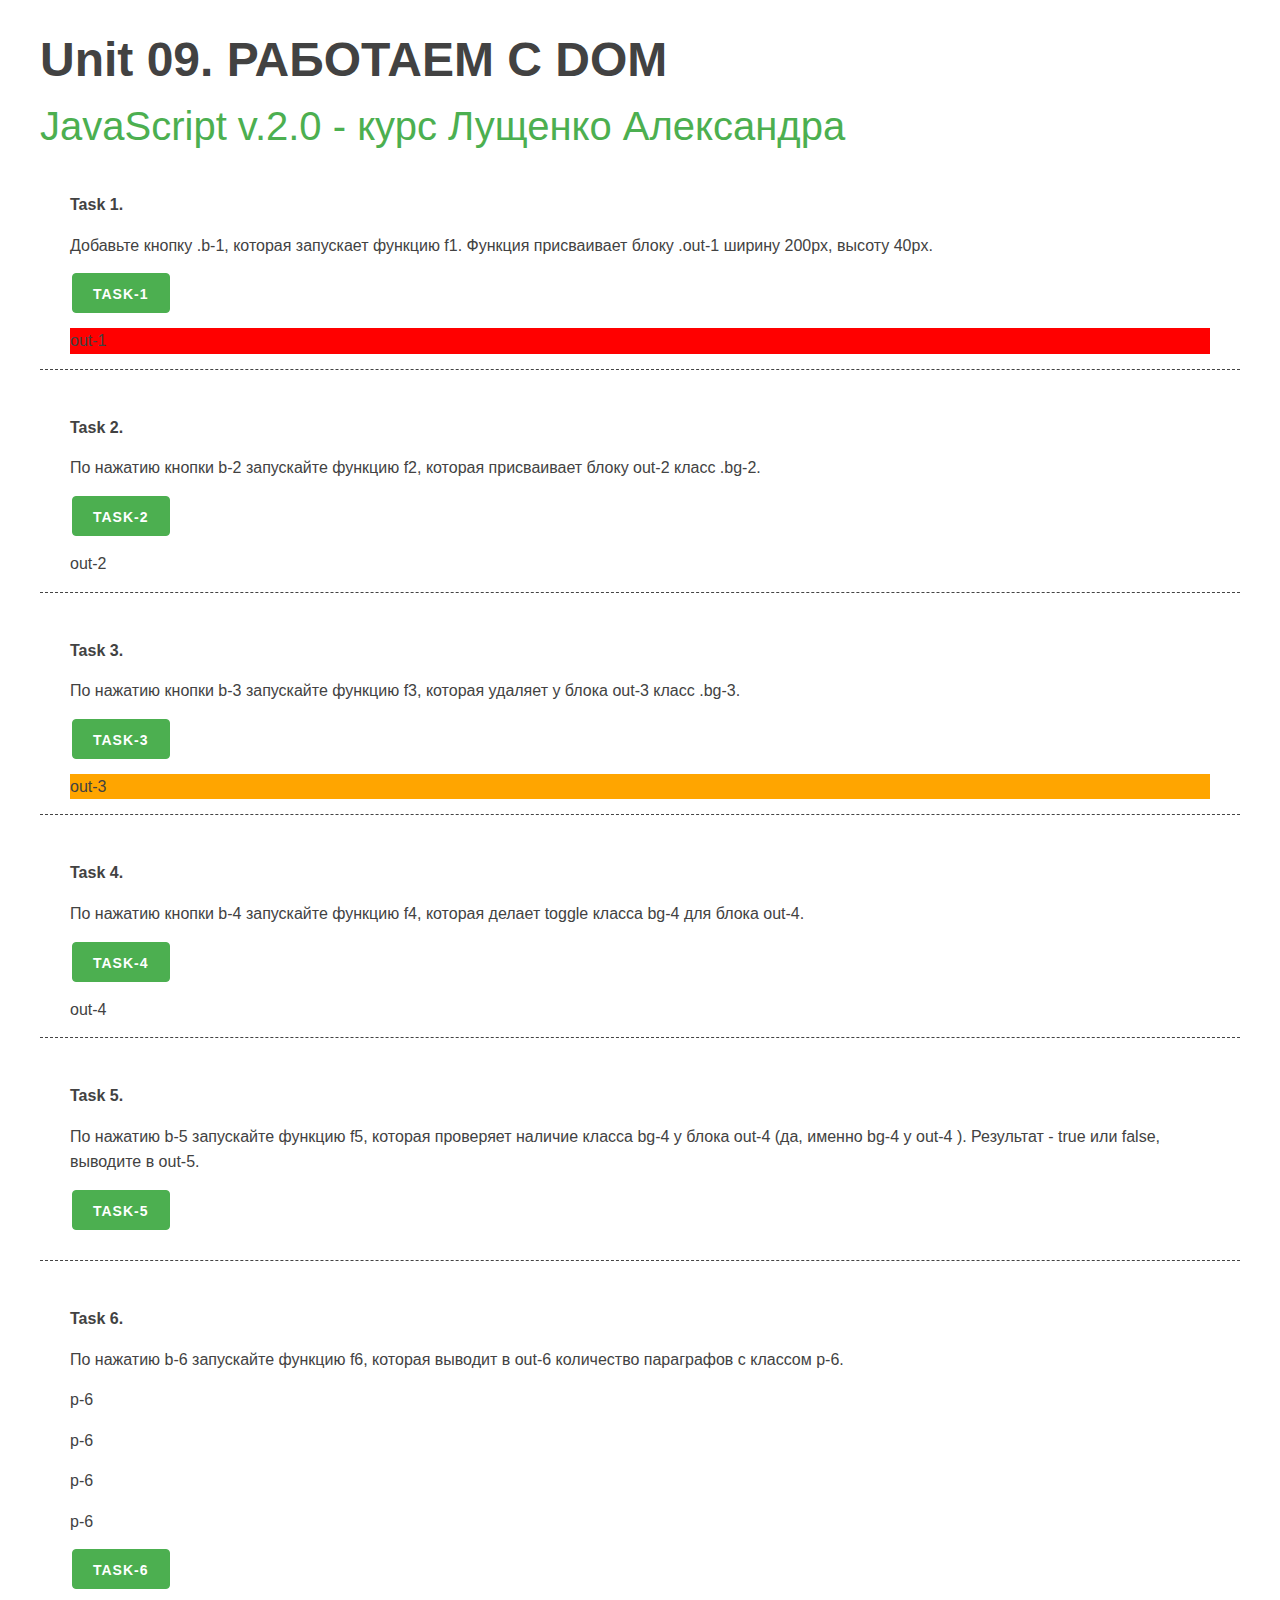
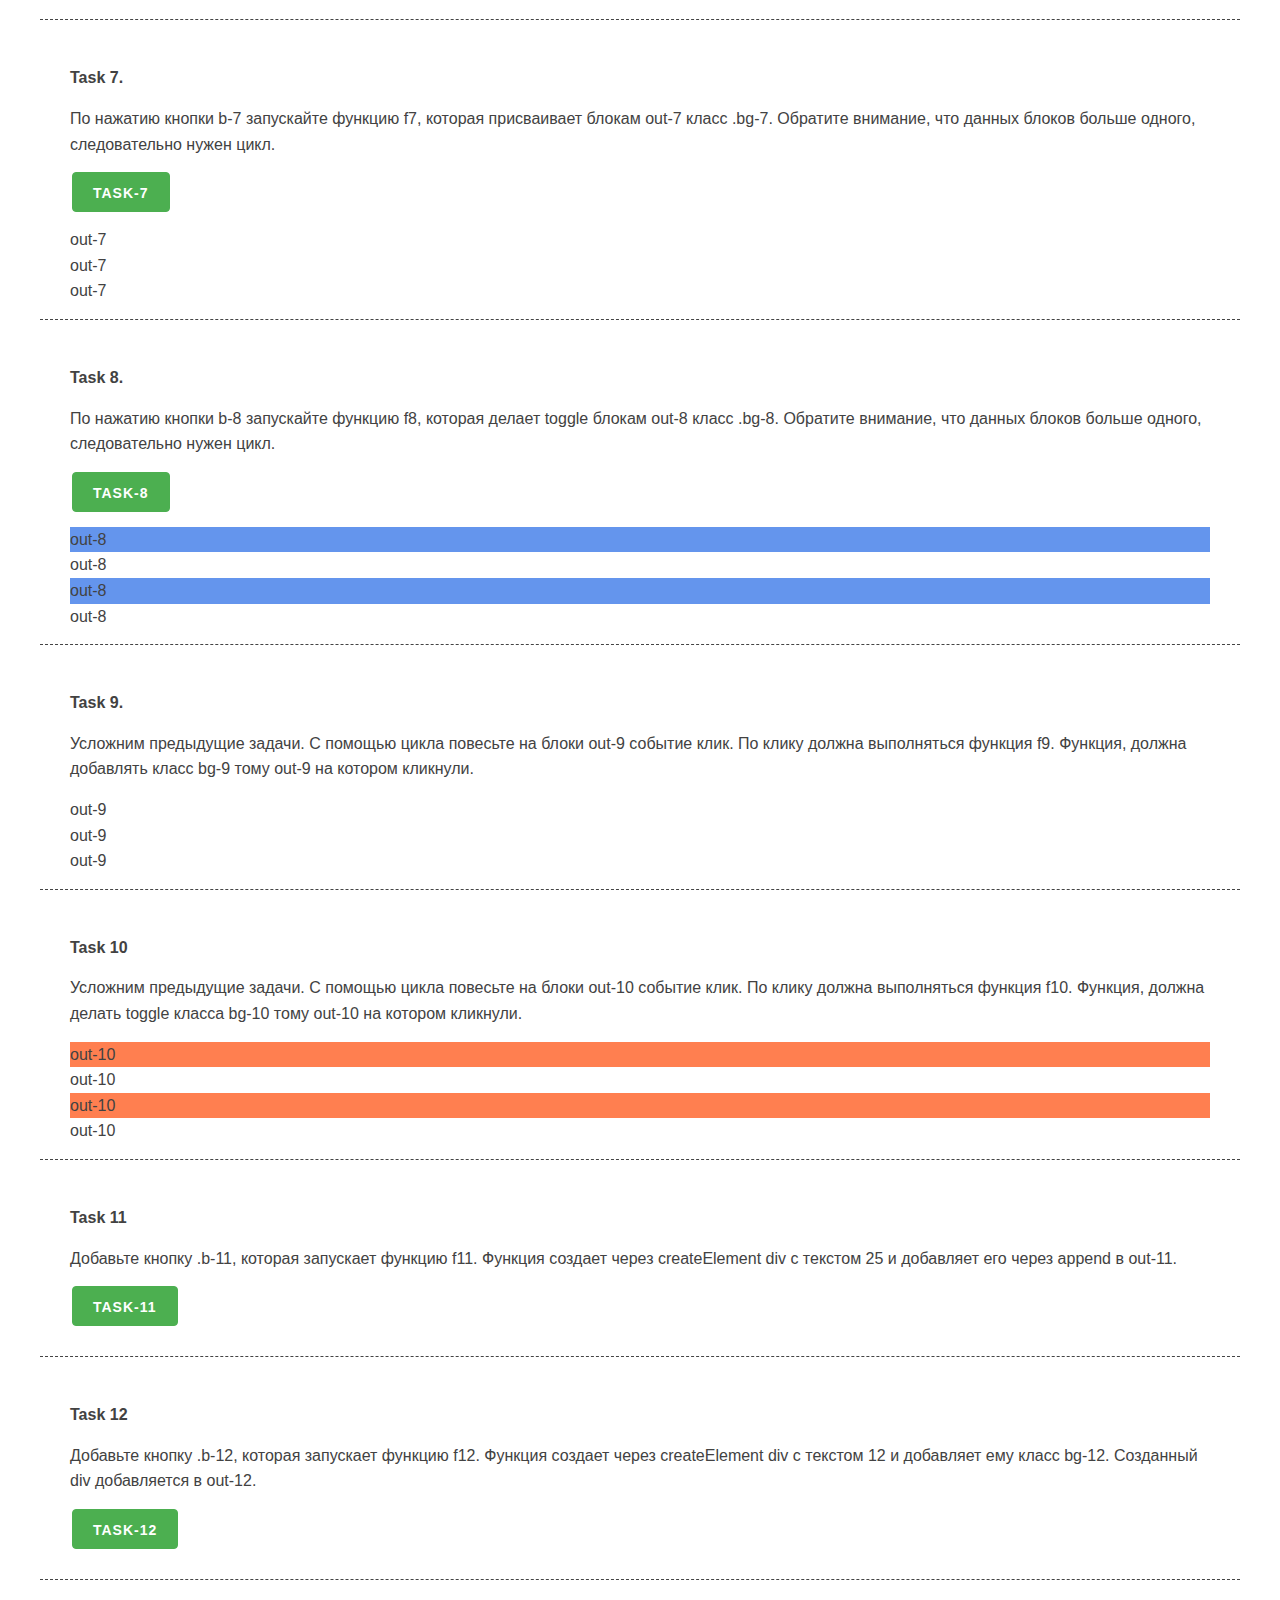
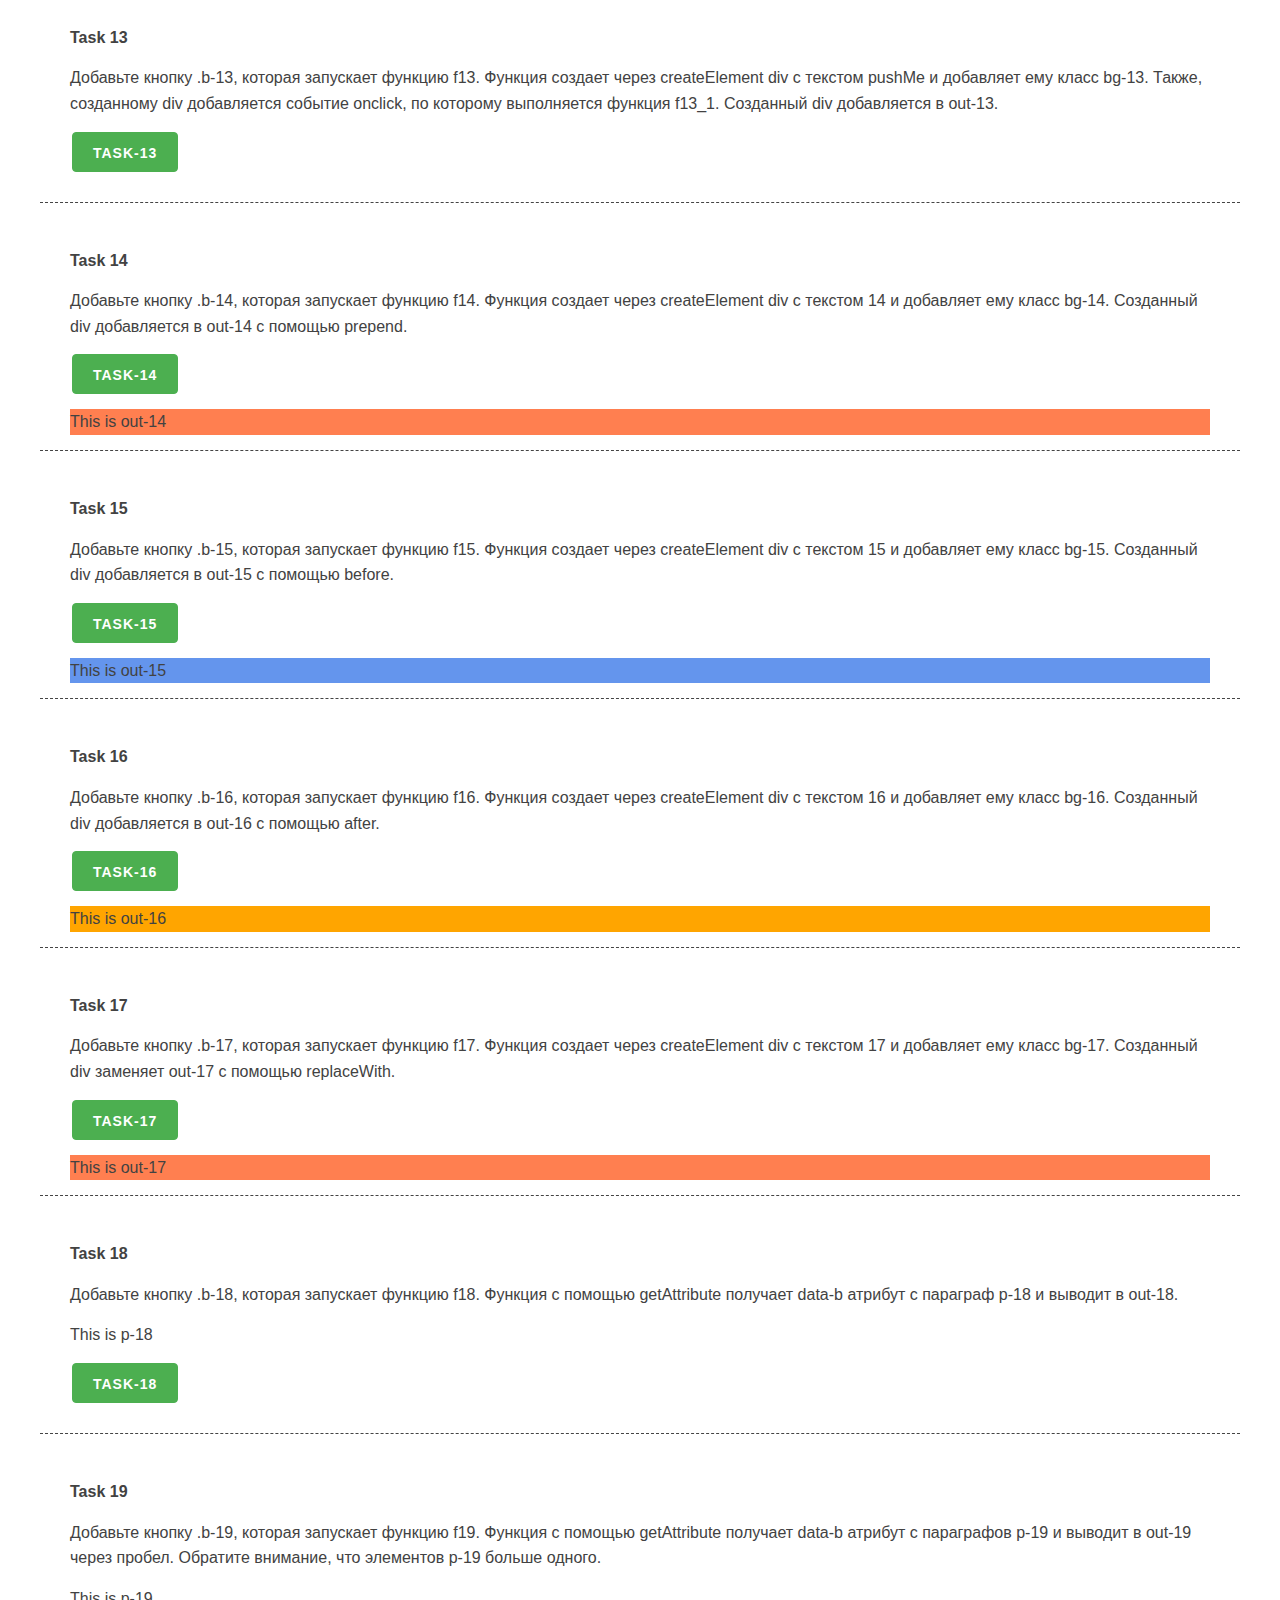
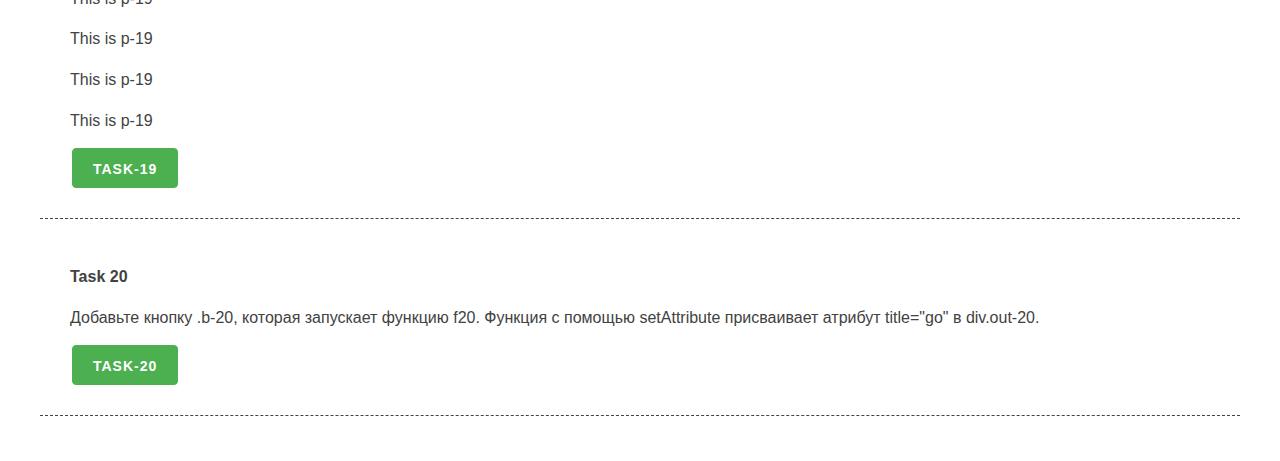
<file: SPRINT_09/unit_09/unit_09.html>
<!DOCTYPE html>
<html lang="en">

<head>
    <meta charset="UTF-8">
    <meta name="viewport" content="width=device-width, initial-scale=1.0">
    <meta http-equiv="X-UA-Compatible" content="ie=edge">
    <link rel="stylesheet" href="css/mustard-ui.min.css">
    <link rel="stylesheet" href="css/style.css">
    <title>Unit 09</title>
</head>

<body>
    <div class="container">
        <h1>Unit 09. РАБОТАЕМ С DOM</h1>
        <h2><a href="https://itgid.info/course/javascript-2" target="_blank">JavaScript v.2.0 - курс Лущенко
                Александра</a></h2>

        <section>
            <p><b>Task 1.</b></p>
            <p>Добавьте кнопку .b-1, которая запускает функцию f1. Функция присваивает блоку .out-1 ширину 200px, высоту
                40px.</p>

            <button class="button-primary b-1">Task-1</button>
            <div class="out-1 bg-red">out-1</div>
        </section>

        <section>
            <p><b>Task 2.</b></p>
            <p>По нажатию кнопки b-2 запускайте функцию f2, которая присваивает блоку out-2 класс .bg-2.</p>
            <button class="button-primary b-2">Task-2</button>
            <div class="out-2">out-2</div>
        </section>

        <section>
            <p><b>Task 3.</b></p>
            <p>По нажатию кнопки b-3 запускайте функцию f3, которая удаляет у блока out-3 класс .bg-3.</p>
            <button class="button-primary b-3">Task-3</button>
            <div class="out-3 bg-3">out-3</div>
        </section>

        <section>
            <p><b>Task 4.</b></p>
            <p>По нажатию кнопки b-4 запускайте функцию f4, которая делает toggle класса bg-4 для блока out-4.</p>
            <button class="button-primary b-4">Task-4</button>
            <div class="out-4">out-4</div>
        </section>

        <section>
            <p><b>Task 5.</b></p>
            <p>По нажатию b-5 запускайте функцию f5, которая проверяет наличие класса bg-4 у блока out-4 (да, именно
                bg-4 у out-4 ). Результат - true или false, выводите в out-5.</p>
            <button class="button-primary b-5">Task-5</button>
            <div class="out-5"></div>
        </section>

        <section>
            <p><b>Task 6.</b></p>
            <p>По нажатию b-6 запускайте функцию f6, которая выводит в out-6 количество параграфов с классом p-6.</p>
            <p class="p-6">p-6</p>
            <p class="p-6">p-6</p>
            <p class="p-6">p-6</p>
            <p class="p-6">p-6</p>
            <button class="button-primary b-6">Task-6</button>
            <div class="out-6"></div>
        </section>

        <section>
            <p><b>Task 7.</b></p>
            <p>По нажатию кнопки b-7 запускайте функцию f7, которая присваивает блокам out-7 класс .bg-7. Обратите
                внимание, что данных блоков больше одного, следовательно нужен цикл.</p>

            <button class="button-primary b-7">Task-7</button>
            <div class="out-7">out-7</div>
            <div class="out-7">out-7</div>
            <div class="out-7">out-7</div>
        </section>


        <section>
            <p><b>Task 8.</b></p>
            <p>По нажатию кнопки b-8 запускайте функцию f8, которая делает toggle блокам out-8 класс .bg-8. Обратите
                внимание, что данных блоков больше одного, следовательно нужен цикл.</p>


            <button class="button-primary b-8">Task-8</button>
            <div class="out-8 bg-8">out-8</div>
            <div class="out-8">out-8</div>
            <div class="out-8 bg-8">out-8</div>
            <div class="out-8">out-8</div>
        </section>

        <section>
            <p><b>Task 9.</b></p>
            <p>Усложним предыдущие задачи. С помощью цикла повесьте на блоки out-9 событие клик. По клику должна
                выполняться функция f9. Функция, должна добавлять класс bg-9 тому out-9 на котором кликнули.</p>
            <div class="out-9">out-9</div>
            <div class="out-9">out-9</div>
            <div class="out-9">out-9</div>

        </section>

        <section>
            <p><b>Task 10</b></p>
            <p>Усложним предыдущие задачи. С помощью цикла повесьте на блоки out-10 событие клик. По клику должна
                выполняться функция f10. Функция, должна делать toggle класса bg-10 тому out-10 на котором кликнули.</p>
            <div class="out-10 bg-10">out-10</div>
            <div class="out-10">out-10</div>
            <div class="out-10 bg-10">out-10</div>
            <div class="out-10">out-10</div>
        </section>

        <section>
            <p><b>Task 11</b></p>
            <p>Добавьте кнопку .b-11, которая запускает функцию f11. Функция создает через createElement div c текстом
                25 и добавляет его через append в out-11.</p>

            <button class="button-primary b-11">Task-11</button>
            <div class="out-11"></div>
        </section>

        <section>
            <p><b>Task 12</b></p>
            <p>Добавьте кнопку .b-12, которая запускает функцию f12. Функция создает через createElement div c текстом
                12 и добавляет ему класс bg-12. Созданный div добавляется в out-12.</p>

            <button class="button-primary b-12">Task-12</button>
            <div class="out-12"></div>
        </section>

        <section>
            <p><b>Task 13</b></p>
            <p>Добавьте кнопку .b-13, которая запускает функцию f13. Функция создает через createElement div c текстом
                pushMe и добавляет ему класс bg-13. Также, созданному div добавляется событие onclick, по которому
                выполняется функция f13_1. Созданный div добавляется в out-13.
            </p>

            <button class="button-primary b-13">Task-13</button>
            <div class="out-13"></div>
            <div class="out-13-1"></div>

        </section>

        <section>
            <p><b>Task 14</b></p>
            <p>Добавьте кнопку .b-14, которая запускает функцию f14. Функция создает через createElement div c текстом
                14 и добавляет ему класс bg-14. Созданный div добавляется в out-14 с помощью prepend.
            </p>

            <button class="button-primary b-14">Task-14</button>
            <div class="out-14 bg-13">
                This is out-14
            </div>
        </section>

        <section>
            <p><b>Task 15</b></p>
            <p>Добавьте кнопку .b-15, которая запускает функцию f15. Функция создает через createElement div c текстом
                15 и добавляет ему класс bg-15. Созданный div добавляется в out-15 с помощью before.
            </p>

            <button class="button-primary b-15">Task-15</button>
            <div class="out-15 bg-9">
                This is out-15
            </div>
        </section>

        <section>
            <p><b>Task 16</b></p>
            <p>Добавьте кнопку .b-16, которая запускает функцию f16. Функция создает через createElement div c текстом
                16 и добавляет ему класс bg-16. Созданный div добавляется в out-16 с помощью after.
            </p>

            <button class="button-primary b-16">Task-16</button>
            <div class="out-16 bg-4">
                This is out-16
            </div>
        </section>


        <section>
            <p><b>Task 17</b></p>
            <p>Добавьте кнопку .b-17, которая запускает функцию f17. Функция создает через createElement div c текстом
                17 и добавляет ему класс bg-17. Созданный div заменяет out-17 с помощью replaceWith.
            </p>

            <button class="button-primary b-17">Task-17</button>
            <div class="out-17 bg-13">
                This is out-17
            </div>
        </section>

        <section>
            <p><b>Task 18</b></p>
            <p>Добавьте кнопку .b-18, которая запускает функцию f18. Функция с помощью getAttribute получает data-b
                атрибут с параграф p-18 и выводит в out-18.</p>
            <p class="p-18" data-b="hello">This is p-18</p>
            <button class="button-primary b-18">Task-18</button>
            <div class="out-18"></div>
        </section>

        <section>
            <p><b>Task 19</b></p>
            <p>Добавьте кнопку .b-19, которая запускает функцию f19. Функция с помощью getAttribute получает data-b
                атрибут с параграфов p-19 и выводит в out-19 через пробел. Обратите внимание, что элементов p-19 больше
                одного.</p>

            <p class="p-19" data-b="3">This is p-19</p>
            <p class="p-19" data-b="14">This is p-19</p>
            <p class="p-19" data-b="15">This is p-19</p>
            <p class="p-19" data-b="92">This is p-19</p>

            <button class="button-primary b-19">Task-19</button>
            <div class="out-19"></div>
        </section>

        <section>
            <p><b>Task 20</b></p>
            <p>Добавьте кнопку .b-20, которая запускает функцию f20. Функция с помощью setAttribute присваивает атрибут
                title="go" в div.out-20.</p>
            <button class="button-primary b-20">Task-20</button>
            <div class="out-20"></div>
        </section>

    </div>

    <script src="unit_09.js"></script>
</body>

</html>
</file>
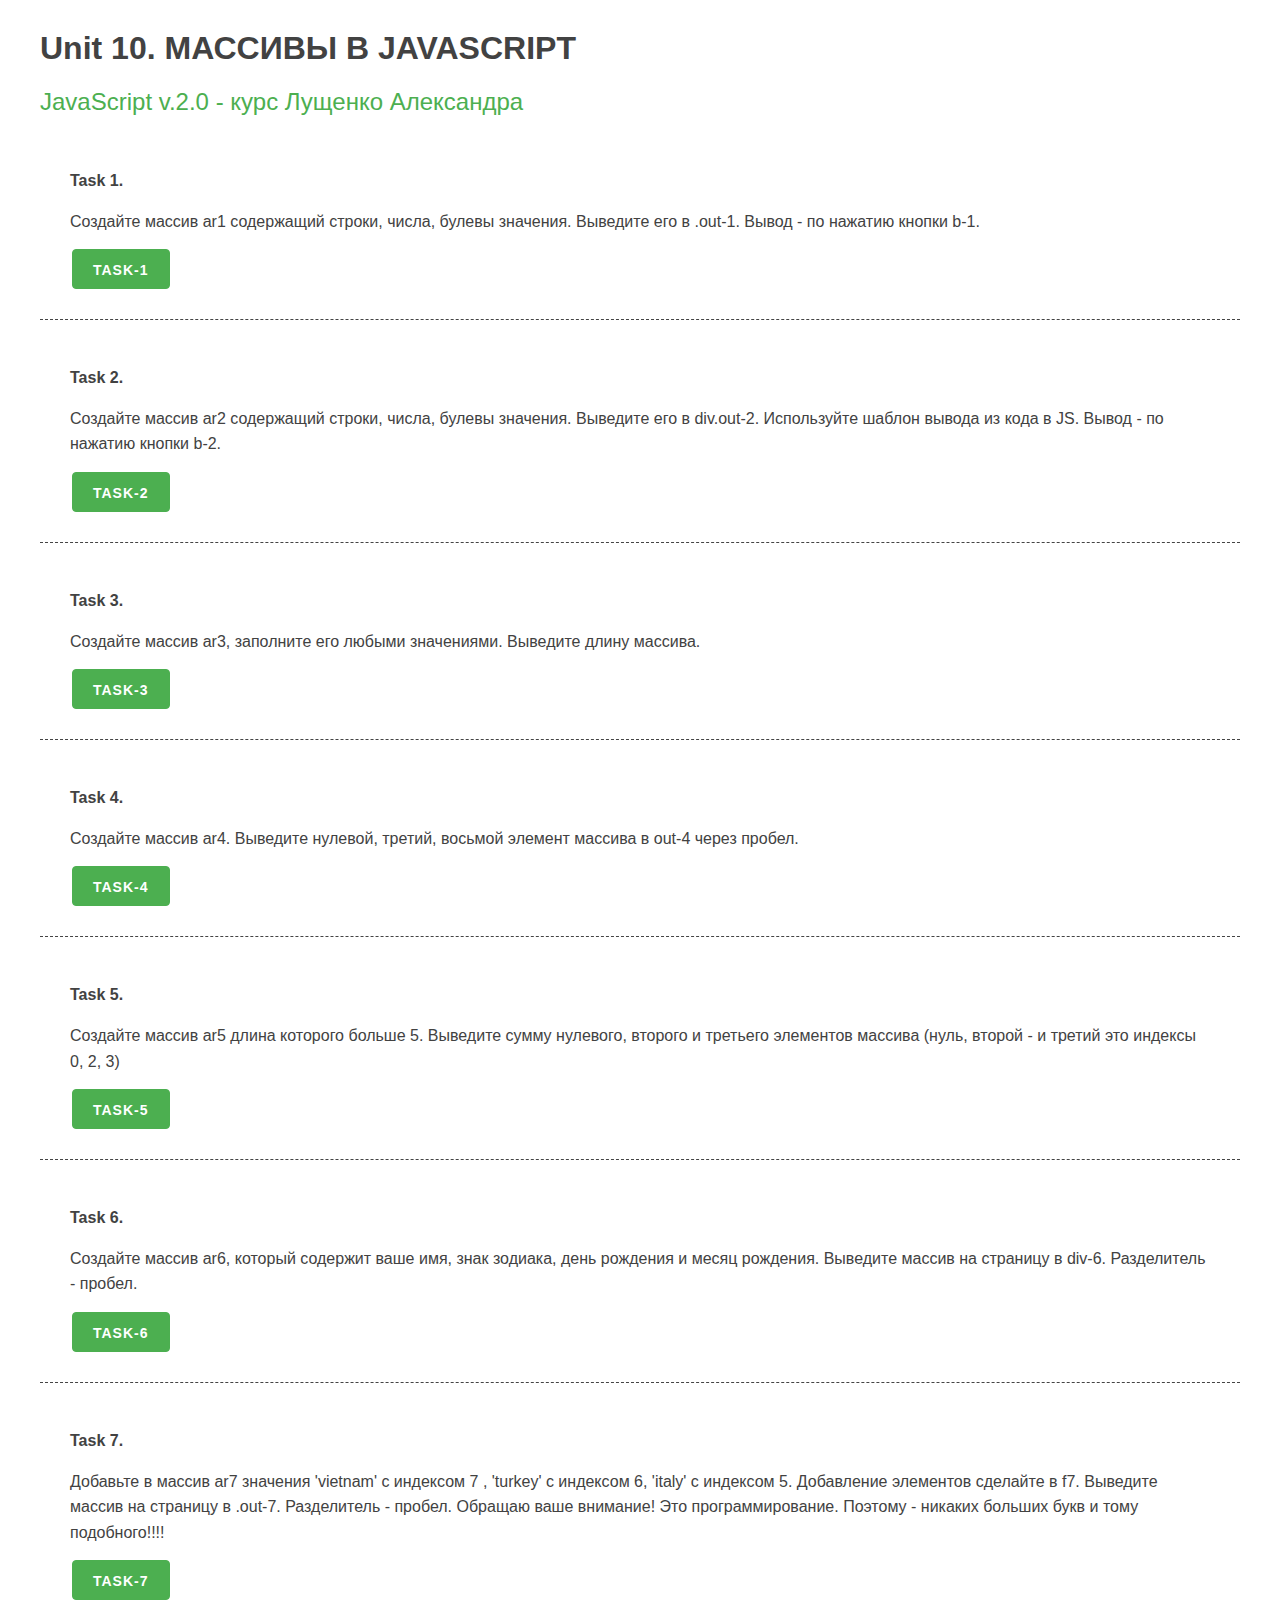
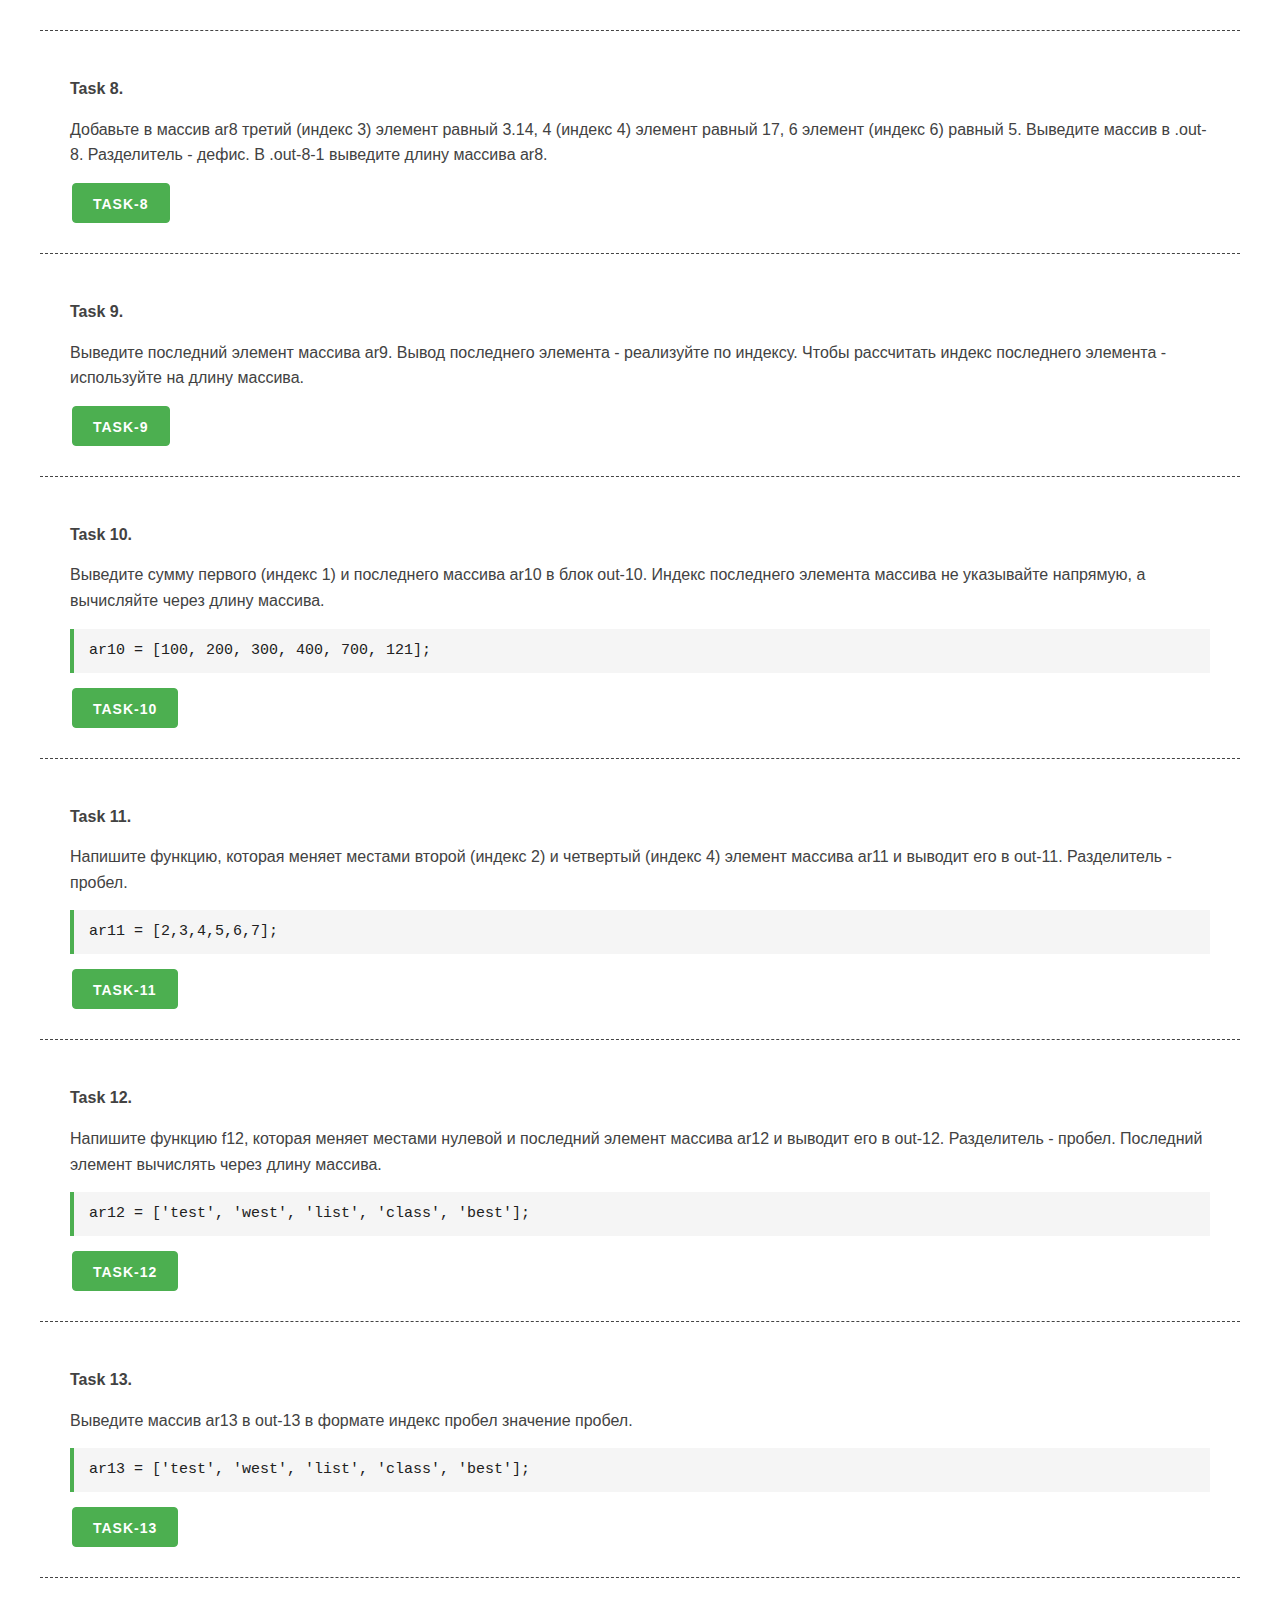
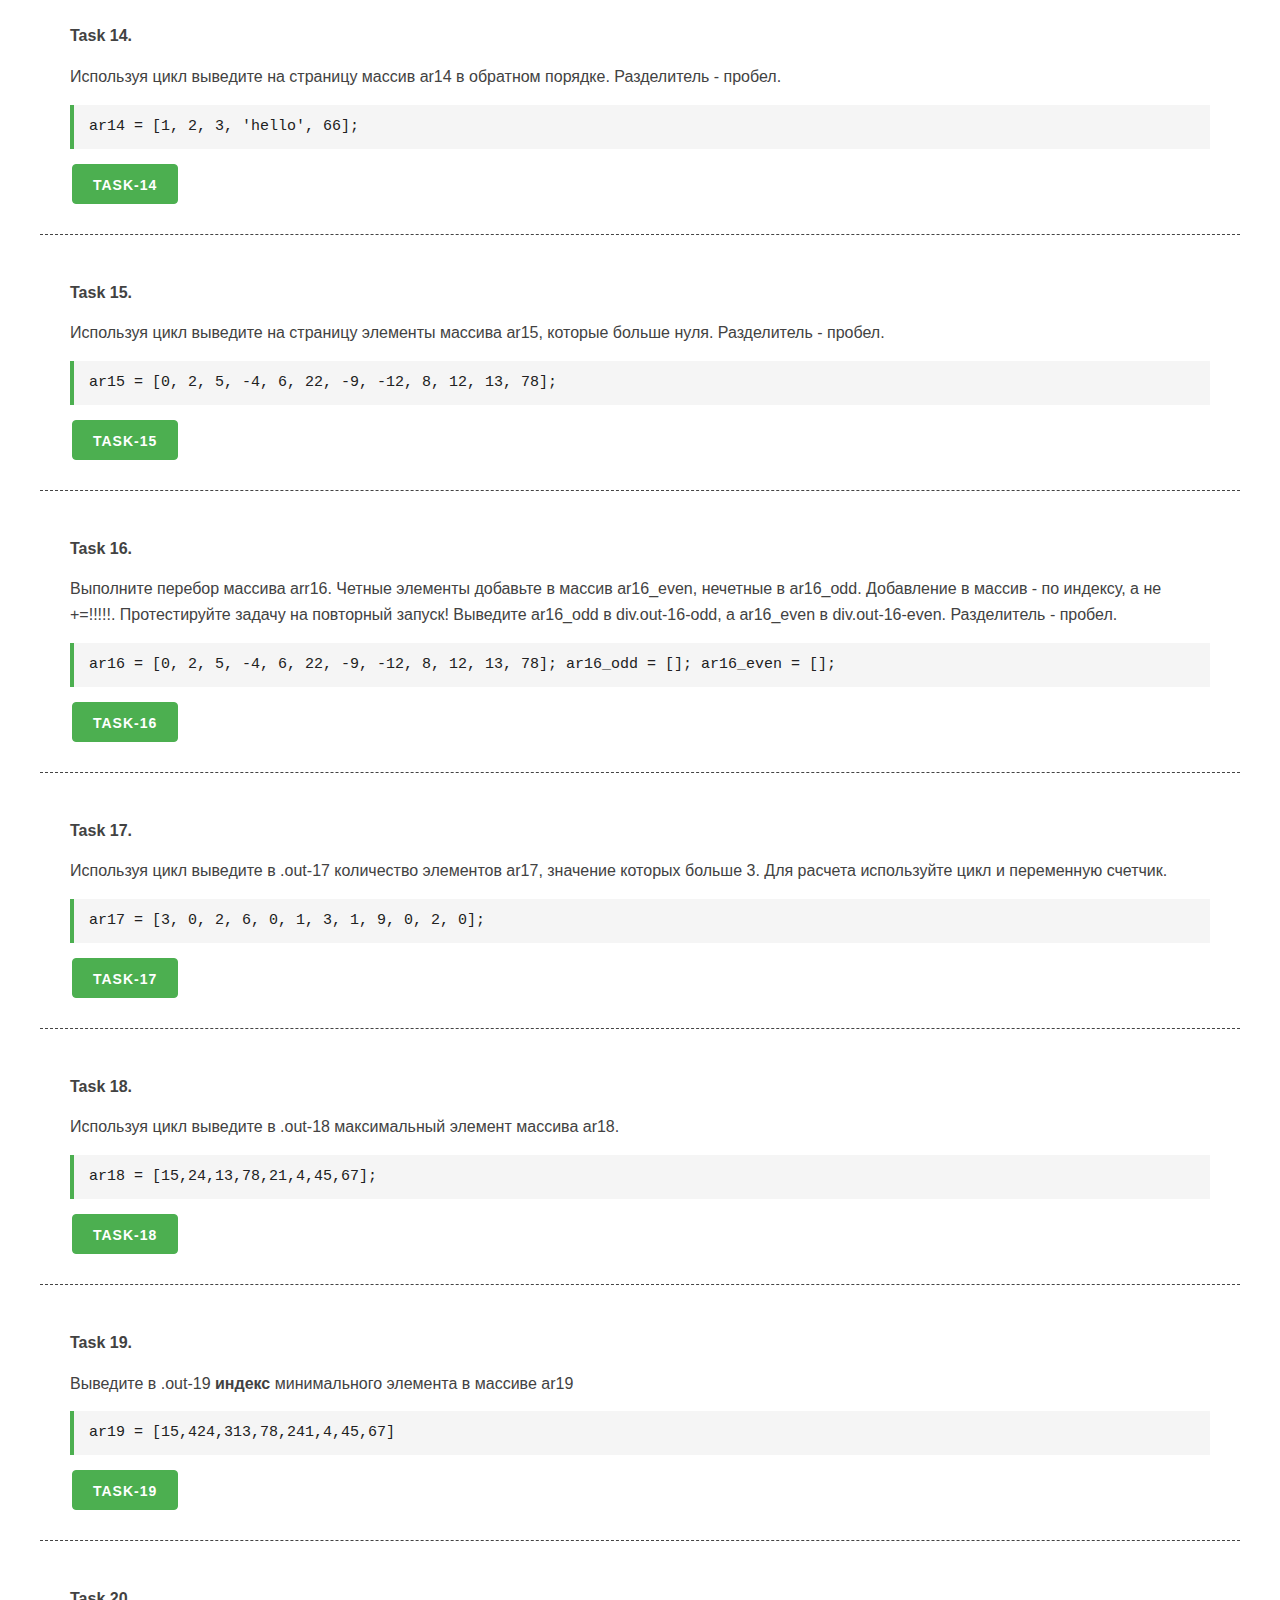
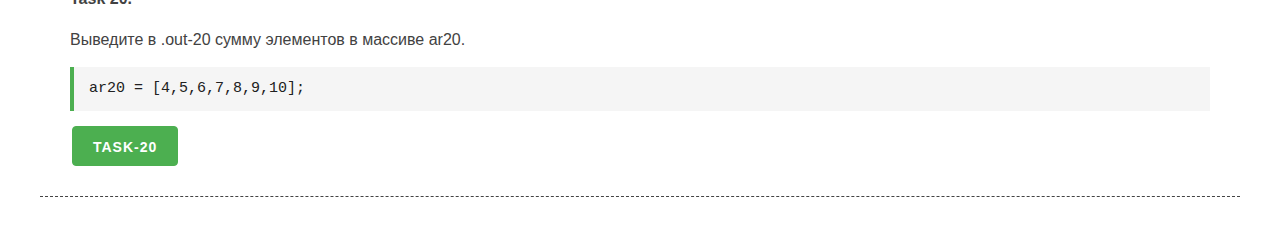
<file: SPRINT_10/unit_10 2/unit_10.html>
<!DOCTYPE html>
<html lang="en">

<head>
    <meta charset="UTF-8">
    <meta name="viewport" content="width=device-width, initial-scale=1.0">
    <meta http-equiv="X-UA-Compatible" content="ie=edge">
    <link rel="stylesheet" href="css/mustard-ui.min.css">
    <link rel="stylesheet" href="css/style.css">
    <title>Unit 10</title>
</head>

<body>
    <div class="container">
        <h1>Unit 10. МАССИВЫ В JAVASCRIPT</h1>
        <h2><a href="https://itgid.info/course/javascript-2" target="_blank">JavaScript v.2.0 - курс Лущенко
                Александра</a></h2>

        <section>
            <p><b>Task 1.</b></p>
            <p>Создайте массив ar1 содержащий строки, числа, булевы значения. Выведите его в .out-1. Вывод - по нажатию
                кнопки b-1.</p>
            <button class="button-primary b-1">Task-1</button>
            <div class="out-1"></div>
        </section>

        <section>
            <p><b>Task 2.</b></p>
            <p>Создайте массив ar2 содержащий строки, числа, булевы значения. Выведите его в div.out-2. Используйте
                шаблон вывода из кода в JS. Вывод - по нажатию кнопки b-2.</p>
            <button class="button-primary b-2">Task-2</button>
            <div class="out-2"></div>
        </section>

        <section>
            <p><b>Task 3.</b></p>
            <p>Создайте массив ar3, заполните его любыми значениями. Выведите длину массива.</p>
            <button class="button-primary b-3">Task-3</button>
            <div class="out-3"></div>
        </section>

        <section>
            <p><b>Task 4.</b></p>
            <p>Создайте массив ar4. Выведите нулевой, третий, восьмой элемент массива в out-4 через пробел.</p>
            <button class="button-primary b-4">Task-4</button>
            <div class="out-4"></div>
        </section>

        <section>
            <p><b>Task 5.</b></p>
            <p>Создайте массив ar5 длина которого больше 5. Выведите сумму нулевого, второго и третьего элементов
                массива (нуль, второй - и третий это индексы 0, 2, 3)</p>
            <button class="button-primary b-5">Task-5</button>
            <div class="out-5"></div>
        </section>

        <section>
            <p><b>Task 6.</b></p>
            <p>Создайте массив ar6, который содержит ваше имя, знак зодиака, день рождения и месяц рождения. Выведите
                массив на страницу в div-6. Разделитель - пробел.</p>
            <button class="button-primary b-6">Task-6</button>
            <div class="out-6"></div>
        </section>

        <section>
            <p><b>Task 7.</b></p>
            <p>Добавьте в массив ar7 значения 'vietnam' с индексом 7 , 'turkey' с индексом 6, 'italy' с индексом 5.
                Добавление элементов сделайте в f7. Выведите массив на страницу в .out-7. Разделитель - пробел. Обращаю
                ваше внимание! Это программирование. Поэтому - никаких больших букв и тому подобного!!!!</p>
            <button class="button-primary b-7">Task-7</button>
            <div class="out-7"></div>
        </section>

        <section>
            <p><b>Task 8.</b></p>
            <p>Добавьте в массив ar8 третий (индекс 3) элемент равный 3.14, 4 (индекс 4) элемент равный 17, 6 элемент
                (индекс 6) равный 5. Выведите массив в .out-8. Разделитель - дефис. В .out-8-1 выведите длину массива
                ar8.</p>
            <button class="button-primary b-8">Task-8</button>
            <div class="out-8"></div>
            <div class="out-8-1"></div>
        </section>

        <section>
            <p><b>Task 9.</b></p>
            <p>Выведите последний элемент массива ar9. Вывод последнего элемента - реализуйте по индексу. Чтобы
                рассчитать индекс последнего элемента - используйте на длину массива. </p>
            <button class="button-primary b-9">Task-9</button>
            <div class="out-9"></div>
        </section>

        <section>
            <p><b>Task 10.</b></p>
            <p> Выведите сумму первого (индекс 1) и последнего массива ar10 в блок out-10. Индекс последнего элемента
                массива не указывайте напрямую, а вычисляйте через длину массива.</p>
            <pre>ar10 = [100, 200, 300, 400, 700, 121];</pre>
            <button class="button-primary b-10">Task-10</button>
            <div class="out-10"></div>
        </section>

        <section>
            <p><b>Task 11.</b></p>
            <p>Напишите функцию, которая меняет местами второй (индекс 2) и четвертый (индекс 4) элемент массива ar11 и
                выводит его в out-11. Разделитель - пробел.</p>
            <pre>ar11 = [2,3,4,5,6,7];</pre>
            <button class="button-primary b-11">Task-11</button>
            <div class="out-11"></div>
        </section>

        <section>
            <p><b>Task 12.</b></p>
            <p>Напишите функцию f12, которая меняет местами нулевой и последний элемент массива ar12 и выводит его в
                out-12. Разделитель - пробел. Последний элемент вычислять через длину массива.</p>
            <pre>ar12 = ['test', 'west', 'list', 'class', 'best'];</pre>
            <button class="button-primary b-12">Task-12</button>
            <div class="out-12"></div>
        </section>

        <section>
            <p><b>Task 13.</b></p>
            <p>Выведите массив ar13 в out-13 в формате индекс пробел значение пробел.</p>
            <pre>ar13 = ['test', 'west', 'list', 'class', 'best'];</pre>
            <button class="button-primary b-13">Task-13</button>
            <div class="out-13"></div>
        </section>

        <section>
            <p><b>Task 14.</b></p>
            <p>Используя цикл выведите на страницу массив ar14 в обратном порядке. Разделитель - пробел.</p>
            <pre>ar14 = [1, 2, 3, 'hello', 66];</pre>
            <button class="button-primary b-14">Task-14</button>
            <div class="out-14"></div>
        </section>

        <section>
            <p><b>Task 15.</b></p>
            <p>Используя цикл выведите на страницу элементы массива ar15, которые больше нуля. Разделитель - пробел.</p>
            <pre>ar15 = [0, 2, 5, -4, 6, 22, -9, -12, 8, 12, 13, 78];</pre>
            <button class="button-primary b-15">Task-15</button>
            <div class="out-15"></div>
        </section>

        <section>
            <p><b>Task 16.</b></p>
            <p>Выполните перебор массива arr16. Четные элементы добавьте в массив ar16_even, нечетные в ar16_odd.
                Добавление в массив - по индексу, а не +=!!!!!. Протестируйте задачу на повторный запуск! Выведите
                ar16_odd в div.out-16-odd, а ar16_even в div.out-16-even. Разделитель - пробел.</p>
            <pre>
ar16 = [0, 2, 5, -4, 6, 22, -9, -12, 8, 12, 13, 78];
ar16_odd = [];
ar16_even = [];
        </pre>
            <button class="button-primary b-16">Task-16</button>
            <div class="out-16-even"></div>
            <div class="out-16-odd"></div>
        </section>

        <section>
            <p><b>Task 17.</b></p>
            <p>Используя цикл выведите в .out-17 количество элементов ar17, значение которых больше 3. Для расчета
                используйте цикл и переменную счетчик.</p>
            <pre>ar17 =  [3, 0, 2, 6, 0, 1, 3, 1, 9, 0, 2, 0];</pre>
            <button class="button-primary b-17">Task-17</button>
            <div class="out-17"></div>
        </section>

        <section>
            <p><b>Task 18.</b></p>
            <p>Используя цикл выведите в .out-18 максимальный элемент массива ar18.</p>
            <pre>ar18 =  [15,24,13,78,21,4,45,67];</pre>
            <button class="button-primary b-18">Task-18</button>
            <div class="out-18"></div>
        </section>

        <section>
            <p><b>Task 19.</b></p>
            <p>Выведите в .out-19 <b>индекс</b> минимального элемента в массиве ar19</p>
            <pre>ar19 =  [15,424,313,78,241,4,45,67]</pre>
            <button class="button-primary b-19">Task-19</button>
            <div class="out-19"></div>
        </section>

        <section>
            <p><b>Task 20.</b></p>
            <p>Выведите в .out-20 сумму элементов в массиве ar20.</p>
            <pre> ar20 =  [4,5,6,7,8,9,10];</pre>
            <button class="button-primary b-20">Task-20</button>
            <div class="out-20"></div>
        </section>



    </div>

    <script src="unit_10.js"></script>
</body>

</html>
</file>
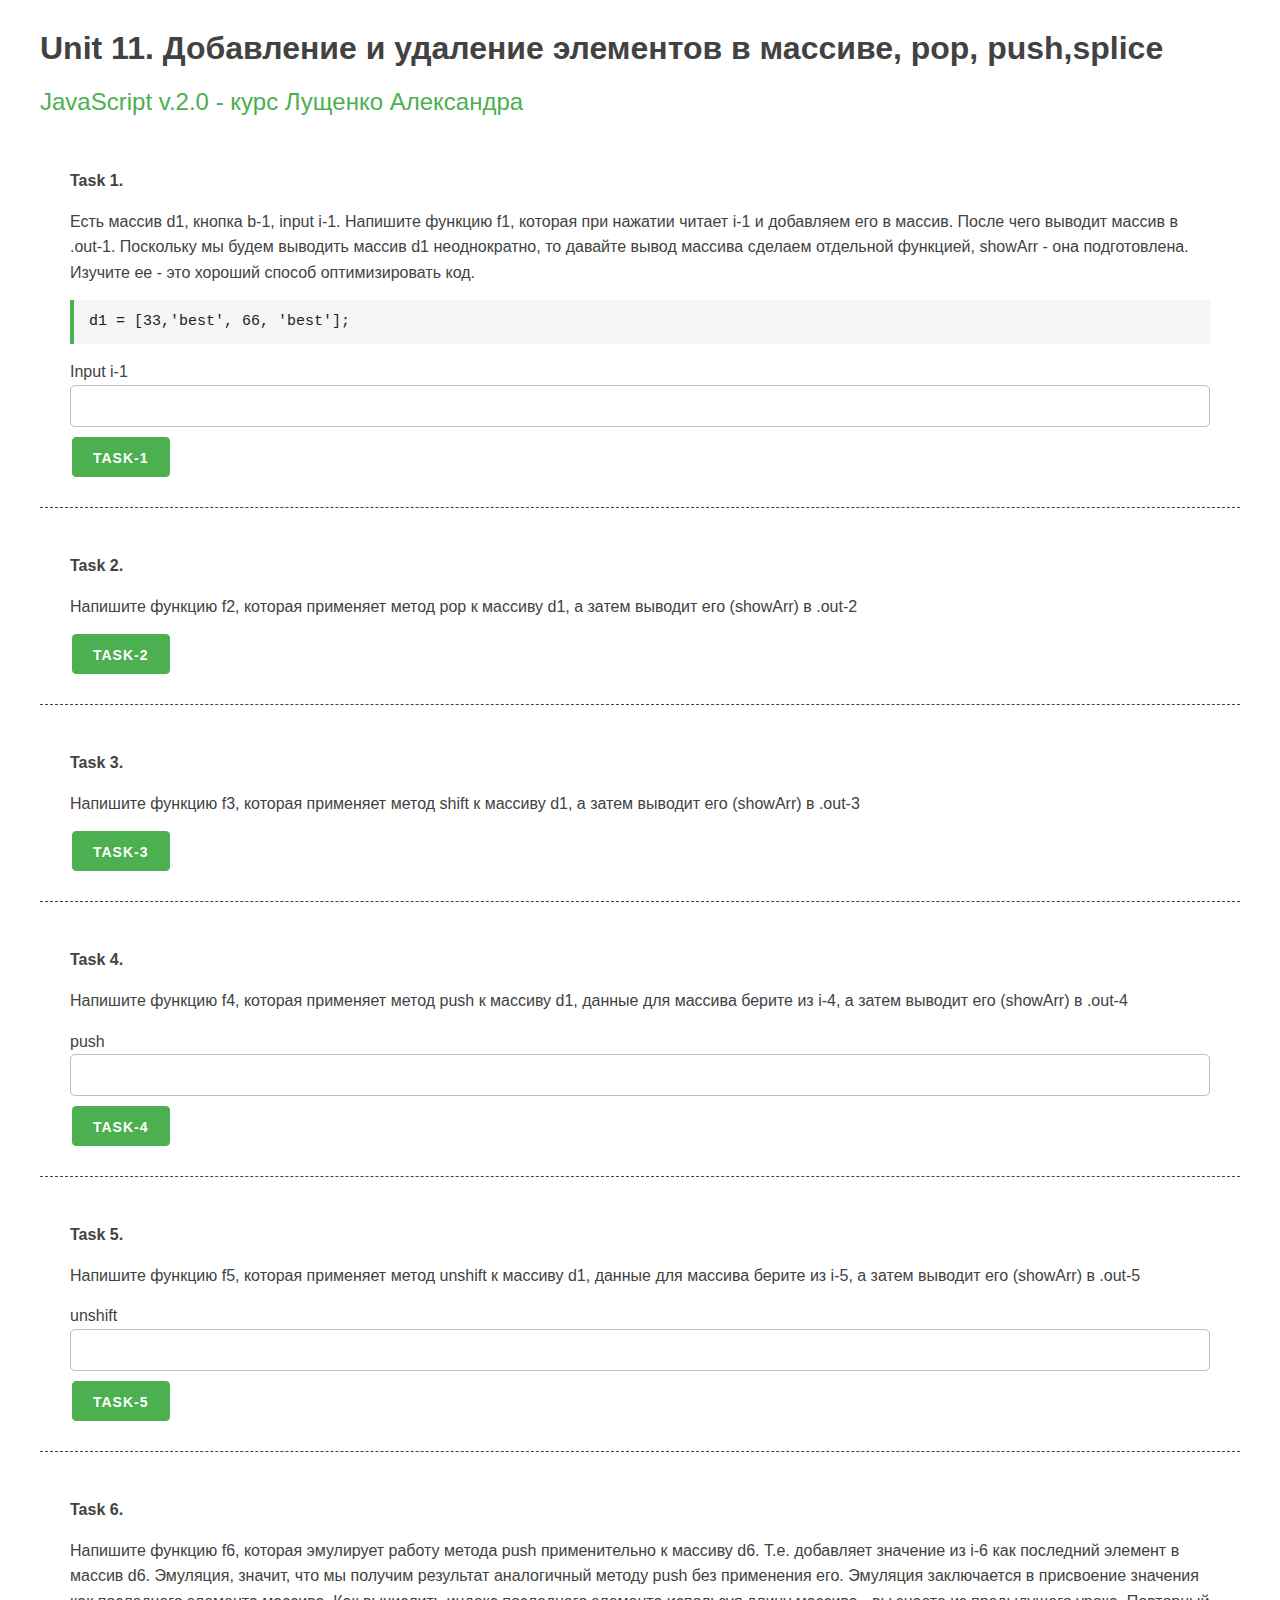
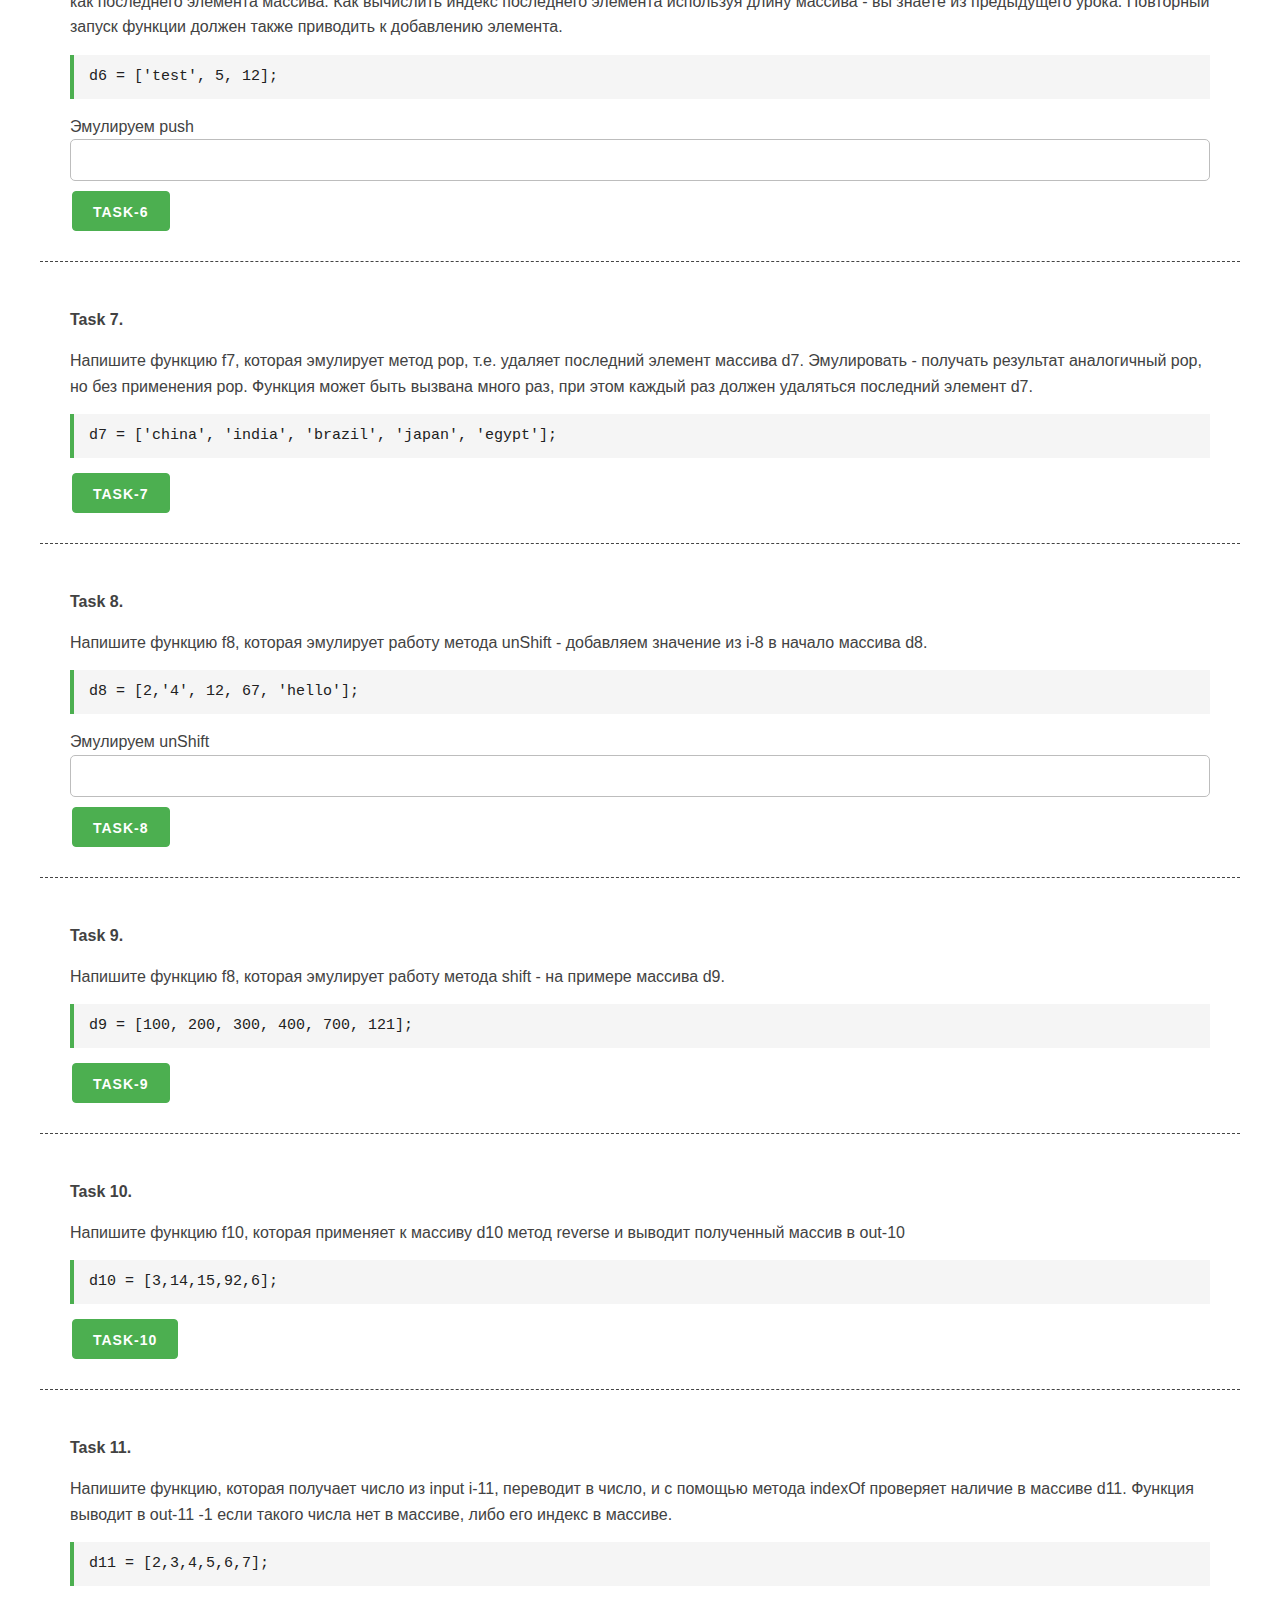
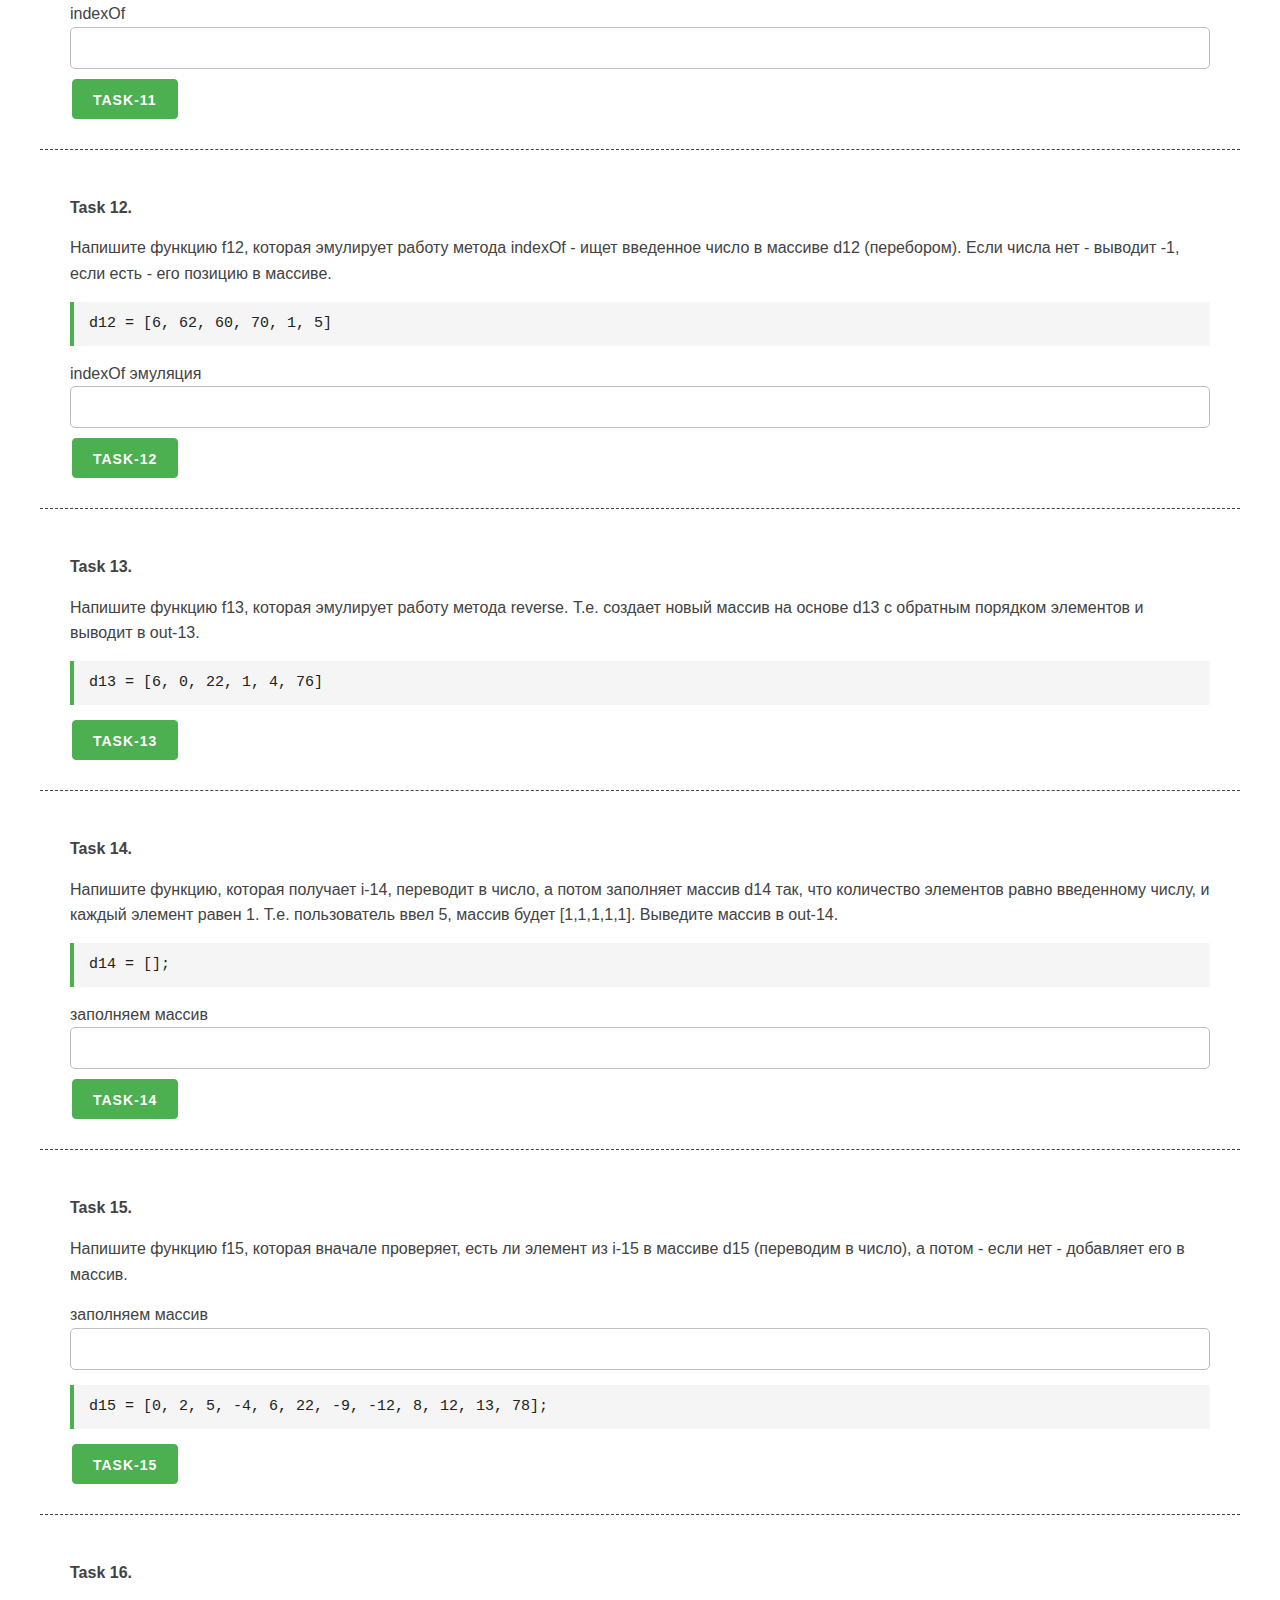
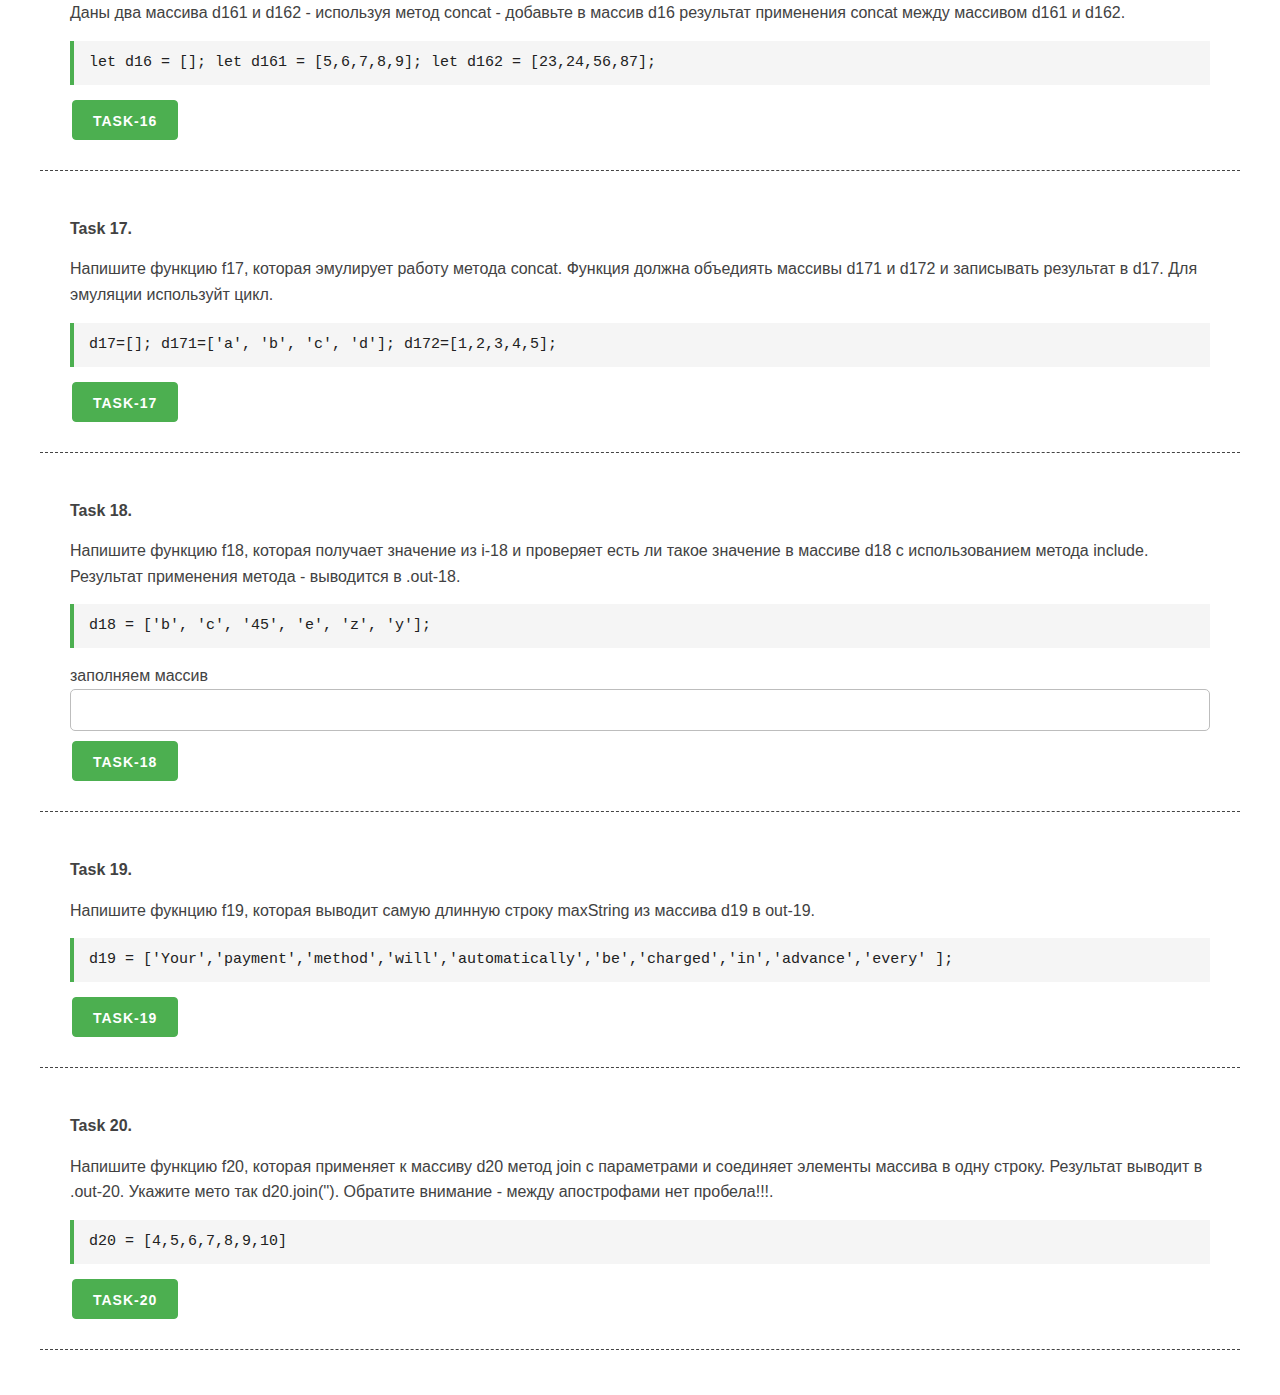
<file: SPRINT_11/unit_11/unit_11.html>
<!DOCTYPE html>
<html lang="en">

<head>
    <meta charset="UTF-8">
    <meta name="viewport" content="width=device-width, initial-scale=1.0">
    <meta http-equiv="X-UA-Compatible" content="ie=edge">
    <link rel="stylesheet" href="css/mustard-ui.min.css">
    <link rel="stylesheet" href="css/style.css">
    <title>Unit 11</title>
</head>

<body>
    <div class="container">
        <h1>Unit 11. Добавление и удаление элементов в массиве, pop, push,splice</h1>
        <h2><a href="https://itgid.info/course/javascript-2" target="_blank">JavaScript v.2.0 - курс Лущенко
                Александра</a></h2>

        <section>
            <p><b>Task 1.</b></p>
            <p>Есть массив d1, кнопка b-1, input i-1. Напишите функцию f1, которая при нажатии читает i-1 и добавляем
                его в массив. После чего выводит массив в .out-1. Поскольку мы будем выводить массив d1 неоднократно, то
                давайте вывод массива сделаем отдельной функцией, showArr - она подготовлена. Изучите ее - это хороший
                способ оптимизировать код.</p>
            <pre>
         d1 = [33,'best', 66, 'best'];
        </pre>
            <div class="form-control">Input i-1 <input type="text" class="i-1"></div>
            <button class="button-primary b-1">Task-1</button>
            <div class="out-1"></div>
        </section>

        <section>
            <p><b>Task 2.</b></p>
            <p>Напишите функцию f2, которая применяет метод pop к массиву d1, а затем выводит его (showArr) в .out-2</p>
            <button class="button-primary b-2">Task-2</button>
            <div class="out-2"></div>
        </section>

        <section>
            <p><b>Task 3.</b></p>
            <p>Напишите функцию f3, которая применяет метод shift к массиву d1, а затем выводит его (showArr) в .out-3
            </p>
            <button class="button-primary b-3">Task-3</button>
            <div class="out-3"></div>
        </section>

        <section>
            <p><b>Task 4.</b></p>
            <p>Напишите функцию f4, которая применяет метод push к массиву d1, данные для массива берите из i-4, а затем
                выводит его (showArr) в .out-4</p>
            <div class="form-control">push <input type="text" class="i-4"></div>
            <button class="button-primary b-4">Task-4</button>
            <div class="out-4"></div>
        </section>

        <section>
            <p><b>Task 5.</b></p>
            <p>Напишите функцию f5, которая применяет метод unshift к массиву d1, данные для массива берите из i-5, а
                затем выводит его (showArr) в .out-5</p>
            <div class="form-control">unshift <input type="text" class="i-5"></div>
            <button class="button-primary b-5">Task-5</button>
            <div class="out-5"></div>
        </section>

        <section>
            <p><b>Task 6.</b></p>
            <p>Напишите функцию f6, которая эмулирует работу метода push применительно к массиву d6. Т.е. добавляет
                значение из i-6 как последний элемент в массив d6. Эмуляция, значит, что мы получим результат
                аналогичный методу push без применения его. Эмуляция заключается в присвоение значения как последнего
                элемента массива. Как вычислить индекс последнего элемента используя длину массива - вы знаете из
                предыдущего урока. Повторный запуск функции должен также приводить к добавлению элемента.</p>
            <pre>d6 = ['test', 5, 12];</pre>
            <div class="form-control">Эмулируем push <input type="text" class="i-6"></div>
            <button class="button-primary b-6">Task-6</button>
            <div class="out-6"></div>
        </section>

        <section>
            <p><b>Task 7.</b></p>
            <p>Напишите функцию f7, которая эмулирует метод pop, т.е. удаляет последний элемент массива d7. Эмулировать
                - получать результат аналогичный pop, но без применения pop. Функция может быть вызвана много раз, при
                этом каждый раз должен удаляться последний элемент d7.</p>
            <pre>
            d7 = ['china', 'india', 'brazil', 'japan', 'egypt'];
        </pre>
            <button class="button-primary b-7">Task-7</button>
            <div class="out-7"></div>
        </section>

        <section>
            <p><b>Task 8.</b></p>
            <p>Напишите функцию f8, которая эмулирует работу метода unShift - добавляем значение из i-8 в начало массива
                d8.</p>
            <pre>
             d8 = [2,'4', 12, 67, 'hello'];
        </pre>
            <div class="form-control">Эмулируем unShift <input type="text" class="i-8"></div>

            <button class="button-primary b-8">Task-8</button>
            <div class="out-8"></div>
            <div class="out-8-1"></div>
        </section>

        <section>
            <p><b>Task 9.</b></p>
            <p>Напишите функцию f8, которая эмулирует работу метода shift - на примере массива d9.</p>
            <pre>
            d9 = [100, 200, 300, 400, 700, 121];
        </pre>
            <button class="button-primary b-9">Task-9</button>
            <div class="out-9"></div>
        </section>

        <section>
            <p><b>Task 10.</b></p>
            <p>Напишите функцию f10, которая применяет к массиву d10 метод reverse и выводит полученный массив в out-10
            </p>
            <pre>d10 = [3,14,15,92,6];</pre>
            <button class="button-primary b-10">Task-10</button>
            <div class="out-10"></div>
        </section>

        <section>
            <p><b>Task 11.</b></p>
            <p>Напишите функцию, которая получает число из input i-11, переводит в число, и с помощью метода indexOf
                проверяет наличие в массиве d11. Функция выводит в out-11 -1 если такого числа нет в массиве, либо его
                индекс в массиве.
            </p>
            <pre>d11 = [2,3,4,5,6,7];</pre>
            <div class="form-control">indexOf <input type="text" class="i-11"></div>

            <button class="button-primary b-11">Task-11</button>
            <div class="out-11"></div>
        </section>

        <section>
            <p><b>Task 12.</b></p>
            <p>Напишите функцию f12, которая эмулирует работу метода indexOf - ищет введенное число в массиве d12
                (перебором). Если числа нет - выводит -1, если есть - его позицию в массиве.</p>
            <pre>d12 = [6, 62, 60, 70, 1, 5]</pre>
            <div class="form-control">indexOf эмуляция<input type="text" class="i-12"></div>

            <button class="button-primary b-12">Task-12</button>
            <div class="out-12"></div>
        </section>

        <section>
            <p><b>Task 13.</b></p>
            <p>Напишите функцию f13, которая эмулирует работу метода reverse. Т.е. создает новый массив на основе d13 с
                обратным порядком элементов и выводит в out-13.</p>
            <pre> d13 = [6, 0, 22, 1, 4, 76]</pre>
            <button class="button-primary b-13">Task-13</button>
            <div class="out-13"></div>
        </section>

        <section>
            <p><b>Task 14.</b></p>
            <p>Напишите функцию, которая получает i-14, переводит в число, а потом заполняет массив d14 так, что
                количество элементов равно введенному числу, и каждый элемент равен 1. Т.е. пользователь ввел 5, массив
                будет [1,1,1,1,1]. Выведите массив в out-14. </p>
            <pre>d14 = [];</pre>
            <div class="form-control">заполняем массив<input type="text" class="i-14"></div>
            <button class="button-primary b-14">Task-14</button>
            <div class="out-14"></div>
        </section>

        <section>
            <p><b>Task 15.</b></p>
            <p>Напишите функцию f15, которая вначале проверяет, есть ли элемент из i-15 в массиве d15 (переводим в
                число), а потом - если нет - добавляет его в массив.</p>
            <div class="form-control">заполняем массив<input type="text" class="i-15"></div>

            <pre>d15 = [0, 2, 5, -4, 6, 22, -9, -12, 8, 12, 13, 78];</pre>
            <button class="button-primary b-15">Task-15</button>
            <div class="out-15"></div>
        </section>

        <section>
            <p><b>Task 16.</b></p>
            <p>Даны два массива d161 и d162 - используя метод concat - добавьте в массив d16 результат применения concat
                между массивом d161 и d162.</p>
            <pre>
let d16 = [];
let d161 = [5,6,7,8,9];
let d162 = [23,24,56,87];
        </pre>
            <button class="button-primary b-16">Task-16</button>
            <div class="out-16"></div>
        </section>

        <section>
            <p><b>Task 17.</b></p>
            <p>Напишите функцию f17, которая эмулирует работу метода concat. Функция должна объедиять массивы d171 и
                d172 и записывать результат в d17. Для эмуляции используйт цикл.</p>
            <pre>
d17=[];
d171=['a', 'b', 'c', 'd'];
d172=[1,2,3,4,5];
        </pre>
            <button class="button-primary b-17">Task-17</button>
            <div class="out-17"></div>
        </section>

        <section>
            <p><b>Task 18.</b></p>
            <p>Напишите функцию f18, которая получает значение из i-18 и проверяет есть ли такое значение в массиве d18
                c использованием метода include. Результат применения метода - выводится в .out-18.</p>
            <pre>d18 = ['b', 'c', '45', 'e', 'z', 'y'];</pre>
            <div class="form-control">заполняем массив<input type="text" class="i-18"></div>
            <button class="button-primary b-18">Task-18</button>
            <div class="out-18"></div>
        </section>

        <section>
            <p><b>Task 19.</b></p>
            <p>Напишите фукнцию f19, которая выводит самую длинную строку maxString из массива d19 в out-19.</p>
            <pre>d19 = ['Your','payment','method','will','automatically','be','charged','in','advance','every' ];</pre>
            <button class="button-primary b-19">Task-19</button>
            <div class="out-19"></div>
        </section>

        <section>
            <p><b>Task 20.</b></p>
            <p>Напишите функцию f20, которая применяет к массиву d20 метод join с параметрами и соединяет элементы
                массива в одну строку. Результат выводит в .out-20. Укажите мето так d20.join(''). Обратите внимание  - между апострофами нет пробела!!!.</p>
            <pre> d20 = [4,5,6,7,8,9,10]</pre>
            <button class="button-primary b-20">Task-20</button>
            <div class="out-20"></div>
        </section>



    </div>

    <script src="unit_11.js"></script>
</body>

</html>
</file>
<file: SPRINT_02/solution2/style.css>
body{
    height: 21212px;
}
</file>
<file: SPRINT_04/unit_04/css/style.css>
.container  {
    width: 100%;
}

h1 {
    font-size: 32px;
    line-height: 36px;
}

h2  {
    font-size: 24px;
}

section {
    margin-bottom: 15px;
    padding-bottom: 15px;
    border-bottom: 1px dashed #444;
}

.block {
    width: 75px;
    height: 75px;
    margin: 25px;
    border: 2px solid #333;
}

.active {
    background: orange;
}

.hide {
    display: none;
}

.img-12-min {
    width: 64px;
}

.img-12-max {
    width: 128px;    border: 3px solid #fff;

}

.active-img {
    border: 3px solid black;
}
</file>
<file: SPRINT_05/unit_05/css/style.css>
.container  {
    width: 100%;
}

section {
    margin-bottom: 15px;
    padding-bottom: 15px;
    border-bottom: 1px dashed #444;
}

.block {
    width: 75px;
    height: 75px;
    margin: 25px;
    border: 2px solid #333;
}

.active {
    background: orange;
}

.hide {
    display: none;
}

.img-12-min {
    width: 64px;
}

.img-12-max {
    width: 128px;    border: 3px solid #fff;

}

.active-img {
    border: 3px solid black;
}
</file>
<file: SPRINT_06/unit_06/css/style.css>
.container  {
    width: 100%;
}

section {
    margin-bottom: 15px;
    padding-bottom: 15px;
    border-bottom: 1px dashed #444;
}

.block {
    width: 75px;
    height: 75px;
    margin: 25px;
    border: 2px solid #333;
}

.active {
    background: orange;
}

.hide {
    display: none;
}

.img-12-min {
    width: 64px;
}

.img-12-max {
    width: 128px;    border: 3px solid #fff;

}

.active-img {
    border: 3px solid black;
}
.out-11{
    display: flex;

}
.p{
    display: block;
    width: 80px;
}
.task-14{
    white-space: pre;
}
</file>
<file: SPRINT_07/unit_07/css/style.css>
.container  {
    width: 100%;
}

section {
    margin-bottom: 15px;
    padding-bottom: 15px;
    border-bottom: 1px dashed #444;
}

.block {
    width: 75px;
    height: 75px;
    margin: 25px;
    border: 2px solid #333;
}

.active {
    background: orange;
}

.hide {
    display: none;
}

.img-12-min {
    width: 64px;
}

.img-12-max {
    width: 128px;    border: 3px solid #fff;

}

.active-img {
    border: 3px solid black;
}
</file>
<file: SPRINT_08/unit_08/css/style.css>
.container  {
    width: 100%;
}

section {
    margin-bottom: 15px;
    padding-bottom: 15px;
    border-bottom: 1px dashed #444;
}

.block {
    width: 75px;
    height: 75px;
    margin: 25px;
    border: 2px solid #333;
}

.active {
    background: orange;
}

.hide {
    display: none;
}

.img-12-min {
    width: 64px;
}

.img-12-max {
    width: 128px;    border: 3px solid #fff;

}

.active-img {
    border: 3px solid black;
}
</file>
<file: SPRINT_09/unit_09/css/style.css>
.container  {
    width: 100%;
}

section {
    margin-bottom: 15px;
    padding-bottom: 15px;
    border-bottom: 1px dashed #444;
}

.block {
    width: 75px;
    height: 75px;
    margin: 25px;
    border: 2px solid #333;
}

.active {
    background: orange;
}

.hide {
    display: none;
}

.img-12-min {
    width: 64px;
}

.img-12-max {
    width: 128px;    border: 3px solid #fff;

}

.active-img {
    border: 3px solid black;
}

.bg-red, .bg-14 {
    background: red;
}

.bg-2, .bg-3, .bg-4, .bg-12 {
    background: orange;
}

.bg-7, .bg-10, .bg-13 {
    background: coral;
}
.bg-8, .bg-9, .bg-15, .bg-16 {
    background: #6495ED;
}

.bg-17 {
    background: #8FBC8F;
}
</file>
<file: SPRINT_10/unit_10 2/css/style.css>
.container  {
    width: 100%;
}

h1 {
    font-size: 32px;
    line-height: 36px;
}

h2  {
    font-size: 24px;
}

section {
    margin-bottom: 15px;
    padding-bottom: 15px;
    border-bottom: 1px dashed #444;
}

.block {
    width: 75px;
    height: 75px;
    margin: 25px;
    border: 2px solid #333;
}

.active {
    background: orange;
}

.hide {
    display: none;
}

.img-12-min {
    width: 64px;
}

.img-12-max {
    width: 128px;    border: 3px solid #fff;

}

.active-img {
    border: 3px solid black;
}
</file>
<file: SPRINT_11/unit_11/css/style.css>
.container  {
    width: 100%;
}

h1 {
    font-size: 32px;
    line-height: 36px;
}

h2  {
    font-size: 24px;
}

section {
    margin-bottom: 15px;
    padding-bottom: 15px;
    border-bottom: 1px dashed #444;
}

.block {
    width: 75px;
    height: 75px;
    margin: 25px;
    border: 2px solid #333;
}

.active {
    background: orange;
}

.hide {
    display: none;
}

.img-12-min {
    width: 64px;
}

.img-12-max {
    width: 128px;    border: 3px solid #fff;

}

.active-img {
    border: 3px solid black;
}
</file>
<file: SPRINT_04/unit_04/css/mustard-ui.min.css>
/*!
Mustard UI v0.0.5
MIT License
https://mustard-ui.com
*/*{margin:0;padding:0}html{box-sizing:border-box}*,*::after,*::before{box-sizing:inherit}body{display:flex;flex-direction:column;min-height:100vh;background-color:#fff}main{flex:1}.float-left{float:left}.float-right{float:right}.clear-fix::before,.clear-fix::after{content:"";display:table}.clear-fix::after{clear:both}.align-left{text-align:left}.align-center{text-align:center}.align-right{text-align:right}.container{max-width:1200px;margin-left:auto;margin-right:auto;padding:30px 0}.container-small{max-width:768px}.container-large{max-width:1440px}.display-flex{display:flex;justify-content:space-around}.display-none{display:none}.display-sm-up{display:none}@media (min-width: 425px){.display-sm-up{display:initial}}.display-md-up{display:none}@media (min-width: 768px){.display-md-up{display:initial}}.display-lg-up{display:none}@media (min-width: 1024px){.display-lg-up{display:initial}}.display-xlg-up{display:none}@media (min-width: 1440px){.display-xlg-up{display:initial}}.display-sm-down{display:none}@media (max-width: 424px){.display-sm-down{display:initial}}.display-md-down{display:none}@media (max-width: 767px){.display-md-down{display:initial}}.display-lg-down{display:none}@media (max-width: 1023px){.display-lg-down{display:initial}}.display-xlg-down{display:none}@media (max-width: 1439px){.display-xlg-down{display:initial}}.display-sm-to-md{display:none}@media (min-width: 425px) and (max-width: 767px){.display-sm-to-md{display:initial}}.display-sm-to-lg{display:none}@media (min-width: 425px) and (max-width: 1023px){.display-sm-to-lg{display:initial}}.display-sm-to-xlg{display:none}@media (min-width: 425px) and (max-width: 1439px){.display-sm-to-xlg{display:initial}}.display-md-to-lg{display:none}@media (min-width: 768px) and (max-width: 1023px){.display-md-to-lg{display:initial}}.display-md-to-xlg{display:none}@media (min-width: 768px) and (max-width: 1439px){.display-md-to-xlg{display:initial}}.display-lg-to-xlg{display:none}@media (min-width: 1024px) and (max-width: 1439px){.display-lg-to-xlg{display:initial}}.row{display:flex;flex-direction:row;flex-wrap:wrap;margin-top:15px;margin-bottom:15px}.row.row-reverse{flex-direction:row-reverse}.row .col{flex-grow:1;flex-basis:100%;max-width:100%;padding:5px 5px}.row .col.col-reverse{flex-direction:column-reverse}.row .col-xs-1{flex-basis:8.33333%;max-width:8.33333%}.row .col-xs-2{flex-basis:16.66667%;max-width:16.66667%}.row .col-xs-3{flex-basis:25%;max-width:25%}.row .col-xs-4{flex-basis:33.33333%;max-width:33.33333%}.row .col-xs-5{flex-basis:41.66667%;max-width:41.66667%}.row .col-xs-6{flex-basis:50%;max-width:50%}.row .col-xs-7{flex-basis:58.33333%;max-width:58.33333%}.row .col-xs-8{flex-basis:66.66667%;max-width:66.66667%}.row .col-xs-9{flex-basis:75%;max-width:75%}.row .col-xs-10{flex-basis:83.33333%;max-width:83.33333%}.row .col-xs-11{flex-basis:91.66667%;max-width:91.66667%}.row .col-xs-12{flex-basis:100%;max-width:100%}.row .col-xs-offset-1{margin-left:8.33333%}.row .col-xs-offset-2{margin-left:16.66667%}.row .col-xs-offset-3{margin-left:25%}.row .col-xs-offset-4{margin-left:33.33333%}.row .col-xs-offset-5{margin-left:41.66667%}.row .col-xs-offset-6{margin-left:50%}.row .col-xs-offset-7{margin-left:58.33333%}.row .col-xs-offset-8{margin-left:66.66667%}.row .col-xs-offset-9{margin-left:75%}.row .col-xs-offset-10{margin-left:83.33333%}.row .col-xs-offset-11{margin-left:91.66667%}.row .col-xs-offset-12{margin-left:100%}@media (min-width: 425px){.row .col-sm-1{flex-basis:8.33333%;max-width:8.33333%}.row .col-sm-2{flex-basis:16.66667%;max-width:16.66667%}.row .col-sm-3{flex-basis:25%;max-width:25%}.row .col-sm-4{flex-basis:33.33333%;max-width:33.33333%}.row .col-sm-5{flex-basis:41.66667%;max-width:41.66667%}.row .col-sm-6{flex-basis:50%;max-width:50%}.row .col-sm-7{flex-basis:58.33333%;max-width:58.33333%}.row .col-sm-8{flex-basis:66.66667%;max-width:66.66667%}.row .col-sm-9{flex-basis:75%;max-width:75%}.row .col-sm-10{flex-basis:83.33333%;max-width:83.33333%}.row .col-sm-11{flex-basis:91.66667%;max-width:91.66667%}.row .col-sm-12{flex-basis:100%;max-width:100%}.row .col-sm-offset-1{margin-left:8.33333%}.row .col-sm-offset-2{margin-left:16.66667%}.row .col-sm-offset-3{margin-left:25%}.row .col-sm-offset-4{margin-left:33.33333%}.row .col-sm-offset-5{margin-left:41.66667%}.row .col-sm-offset-6{margin-left:50%}.row .col-sm-offset-7{margin-left:58.33333%}.row .col-sm-offset-8{margin-left:66.66667%}.row .col-sm-offset-9{margin-left:75%}.row .col-sm-offset-10{margin-left:83.33333%}.row .col-sm-offset-11{margin-left:91.66667%}.row .col-sm-offset-12{margin-left:100%}}@media (min-width: 768px){.row .col-md-1{flex-basis:8.33333%;max-width:8.33333%}.row .col-md-2{flex-basis:16.66667%;max-width:16.66667%}.row .col-md-3{flex-basis:25%;max-width:25%}.row .col-md-4{flex-basis:33.33333%;max-width:33.33333%}.row .col-md-5{flex-basis:41.66667%;max-width:41.66667%}.row .col-md-6{flex-basis:50%;max-width:50%}.row .col-md-7{flex-basis:58.33333%;max-width:58.33333%}.row .col-md-8{flex-basis:66.66667%;max-width:66.66667%}.row .col-md-9{flex-basis:75%;max-width:75%}.row .col-md-10{flex-basis:83.33333%;max-width:83.33333%}.row .col-md-11{flex-basis:91.66667%;max-width:91.66667%}.row .col-md-12{flex-basis:100%;max-width:100%}.row .col-md-offset-1{margin-left:8.33333%}.row .col-md-offset-2{margin-left:16.66667%}.row .col-md-offset-3{margin-left:25%}.row .col-md-offset-4{margin-left:33.33333%}.row .col-md-offset-5{margin-left:41.66667%}.row .col-md-offset-6{margin-left:50%}.row .col-md-offset-7{margin-left:58.33333%}.row .col-md-offset-8{margin-left:66.66667%}.row .col-md-offset-9{margin-left:75%}.row .col-md-offset-10{margin-left:83.33333%}.row .col-md-offset-11{margin-left:91.66667%}.row .col-md-offset-12{margin-left:100%}}@media (min-width: 1024px){.row .col-lg-1{flex-basis:8.33333%;max-width:8.33333%}.row .col-lg-2{flex-basis:16.66667%;max-width:16.66667%}.row .col-lg-3{flex-basis:25%;max-width:25%}.row .col-lg-4{flex-basis:33.33333%;max-width:33.33333%}.row .col-lg-5{flex-basis:41.66667%;max-width:41.66667%}.row .col-lg-6{flex-basis:50%;max-width:50%}.row .col-lg-7{flex-basis:58.33333%;max-width:58.33333%}.row .col-lg-8{flex-basis:66.66667%;max-width:66.66667%}.row .col-lg-9{flex-basis:75%;max-width:75%}.row .col-lg-10{flex-basis:83.33333%;max-width:83.33333%}.row .col-lg-11{flex-basis:91.66667%;max-width:91.66667%}.row .col-lg-12{flex-basis:100%;max-width:100%}.row .col-lg-offset-1{margin-left:8.33333%}.row .col-lg-offset-2{margin-left:16.66667%}.row .col-lg-offset-3{margin-left:25%}.row .col-lg-offset-4{margin-left:33.33333%}.row .col-lg-offset-5{margin-left:41.66667%}.row .col-lg-offset-6{margin-left:50%}.row .col-lg-offset-7{margin-left:58.33333%}.row .col-lg-offset-8{margin-left:66.66667%}.row .col-lg-offset-9{margin-left:75%}.row .col-lg-offset-10{margin-left:83.33333%}.row .col-lg-offset-11{margin-left:91.66667%}.row .col-lg-offset-12{margin-left:100%}}@media (min-width: 1440px){.row .col-xlg-1{flex-basis:8.33333%;max-width:8.33333%}.row .col-xlg-2{flex-basis:16.66667%;max-width:16.66667%}.row .col-xlg-3{flex-basis:25%;max-width:25%}.row .col-xlg-4{flex-basis:33.33333%;max-width:33.33333%}.row .col-xlg-5{flex-basis:41.66667%;max-width:41.66667%}.row .col-xlg-6{flex-basis:50%;max-width:50%}.row .col-xlg-7{flex-basis:58.33333%;max-width:58.33333%}.row .col-xlg-8{flex-basis:66.66667%;max-width:66.66667%}.row .col-xlg-9{flex-basis:75%;max-width:75%}.row .col-xlg-10{flex-basis:83.33333%;max-width:83.33333%}.row .col-xlg-11{flex-basis:91.66667%;max-width:91.66667%}.row .col-xlg-12{flex-basis:100%;max-width:100%}.row .col-xlg-offset-1{margin-left:8.33333%}.row .col-xlg-offset-2{margin-left:16.66667%}.row .col-xlg-offset-3{margin-left:25%}.row .col-xlg-offset-4{margin-left:33.33333%}.row .col-xlg-offset-5{margin-left:41.66667%}.row .col-xlg-offset-6{margin-left:50%}.row .col-xlg-offset-7{margin-left:58.33333%}.row .col-xlg-offset-8{margin-left:66.66667%}.row .col-xlg-offset-9{margin-left:75%}.row .col-xlg-offset-10{margin-left:83.33333%}.row .col-xlg-offset-11{margin-left:91.66667%}.row .col-xlg-offset-12{margin-left:100%}}.section,section{padding:30px}.section :last-child,section :last-child{margin-bottom:0}.section-primary{background:#ffca28}.section-secondary{background:#f5f5f5}.section-tertiary{background:#fff}blockquote{display:block;margin:15px 15px 30px;padding:15px;font-size:18px;font-weight:400;border-left:4px solid #4caf50;background:#fff}blockquote :last-child{margin-bottom:0}.button,button,input[type='button'],input[type='reset'],input[type='submit']{display:inline-block;height:40px;margin:0 2px 15px;padding:0 20px;width:auto;background:none;overflow:visible;-webkit-appearance:none;-moz-appearance:none;appearance:none;transition:all .1s ease-out;font-size:14px;font-weight:600;color:inherit;line-height:40px;letter-spacing:1px;text-decoration:none;text-transform:uppercase;white-space:nowrap;border-radius:4px;border-style:solid;border-width:1px}.button:focus,button:focus,input[type='button']:focus,input[type='reset']:focus,input[type='submit']:focus{outline:none}.button:focus,.button:hover,button:focus,button:hover,input[type='button']:focus,input[type='button']:hover,input[type='reset']:focus,input[type='reset']:hover,input[type='submit']:focus,input[type='submit']:hover{opacity:0.85;cursor:pointer;transform:scale(1.025)}.button:active,button:active,input[type='button']:active,input[type='reset']:active,input[type='submit']:active{opacity:1;transform:scale(1)}.button:disabled,button:disabled,input[type='button']:disabled,input[type='reset']:disabled,input[type='submit']:disabled{opacity:0.5}.button:disabled:hover,button:disabled:hover,input[type='button']:disabled:hover,input[type='reset']:disabled:hover,input[type='submit']:disabled:hover{cursor:not-allowed}.button-primary{background-color:#4caf50;color:#fff;border-color:#4caf50}.button-primary-outlined{background-color:#fff;color:#4caf50;border-color:#4caf50}.button-primary-text{color:#4caf50;border-color:transparent}.button-success{background-color:#4caf50;color:#fff;border-color:#4caf50}.button-success-outlined{background-color:#fff;color:#4caf50;border-color:#4caf50}.button-success-text{color:#4caf50;border-color:transparent}.button-info{background-color:#9e9e9e;color:#fff;border-color:#9e9e9e}.button-info-outlined{background-color:#fff;color:#9e9e9e;border-color:#9e9e9e}.button-info-text{color:#9e9e9e;border-color:transparent}.button-warning{background-color:#ffb300;color:#fff;border-color:#ffb300}.button-warning-outlined{background-color:#fff;color:#ffb300;border-color:#ffb300}.button-warning-text{color:#ffb300;border-color:transparent}.button-danger{background-color:#f44336;color:#fff;border-color:#f44336}.button-danger-outlined{background-color:#fff;color:#f44336;border-color:#f44336}.button-danger-text{color:#f44336;border-color:transparent}.button-round{border-radius:24px}.button-large{height:48px;line-height:48px;padding:0 30px;font-size:16px}.button-small{height:30px;line-height:30px;padding:0 15px;font-size:12px}pre{display:block;margin:15px 0;padding:10px 15px;border-left:4px solid #4caf50;background:#f5f5f5;font-family:Consolas, Monaco, 'Andale Mono', 'Ubuntu Mono', monospace;font-size:15px;color:#212121;white-space:normal;overflow-x:auto}code{background:#f5f5f5;color:#212121;font-family:Monaco, 'Courier New', Courier, monospace;white-space:pre}.form-control{position:relative;margin-bottom:10px}.form-control-group{display:flex;justify-content:flex-start}.form-control-group .form-control{flex:1;padding-right:15px}.form-control-group .form-control:last-of-type{padding-right:0}.form-control-group .form-control.grow-1x{flex-grow:1}.form-control-group .form-control.grow-2x{flex-grow:2}.form-control-group .form-control.grow-3x{flex-grow:3}.validation-error{margin-top:2px;font-size:12px;color:#f44336}label{font-size:14px;font-weight:400}input[type="text"],input[type="password"],select{-webkit-appearance:none;-moz-appearance:none;appearance:none;display:block;width:100%;padding:10px;line-height:20px;font-size:16px;font-weight:inherit;background:#fff;border-radius:5px;border:1px solid #bdbdbd}input[type="text"]::-webkit-input-placeholder,input[type="password"]::-webkit-input-placeholder,select::-webkit-input-placeholder{color:#9e9e9e}input[type="text"]:-ms-input-placeholder,input[type="password"]:-ms-input-placeholder,select:-ms-input-placeholder{color:#9e9e9e}input[type="text"]::-ms-input-placeholder,input[type="password"]::-ms-input-placeholder,select::-ms-input-placeholder{color:#9e9e9e}input[type="text"]::placeholder,input[type="password"]::placeholder,select::placeholder{color:#9e9e9e}input[type="text"]:focus,input[type="password"]:focus,select:focus{outline:none;border-color:#4caf50}input[type="text"].invalid,input[type="password"].invalid,select.invalid{border-color:#f44336}fieldset{margin:15px 0;padding:15px;font-size:14px;border:1px solid #bdbdbd;border-radius:5px}fieldset legend{padding:0 5px}input[type="checkbox"],input[type="radio"]{margin-right:10px}select{background:#fff url('data:image/svg+xml;utf8,<svg xmlns="http://www.w3.org/2000/svg" height="14" viewBox="0 0 29 14" width="29"><path fill="#bdbdbd" d="M9.37727 3.625l5.08154 6.93523L19.54036 3.625"/></svg>') center right no-repeat;padding-right:30px}select:hover{cursor:pointer}select:disabled{opacity:0.5}select:focus{background:#fff url('data:image/svg+xml;utf8,<svg xmlns="http://www.w3.org/2000/svg" height="14" viewBox="0 0 29 14" width="29"><path fill="#4caf50" d="M9.37727 3.625l5.08154 6.93523L19.54036 3.625"/></svg>') center right no-repeat}textarea{-webkit-appearance:none;-moz-appearance:none;appearance:none;display:block;width:100%;padding:10px 15px;min-height:100px;font-size:16px;font-weight:300;line-height:1.4;color:#000;background-color:#fff;border:1px solid #bdbdbd;border-radius:5px}textarea::-webkit-input-placeholder{color:#9e9e9e}textarea:-ms-input-placeholder{color:#9e9e9e}textarea::-ms-input-placeholder{color:#9e9e9e}textarea::placeholder{color:#9e9e9e}textarea:focus{border-color:#4caf50;outline:none}textarea.invalid{border-color:#ef9a9a}a{text-decoration:none;color:#4caf50;font-weight:400;transition:opacity .1s ease-out}a:focus,a:hover{opacity:0.75}a:active{opacity:1}ul,ol,dl{list-style:none;margin-bottom:15px}ul{list-style:circle inside}ol{list-style:decimal inside}table{margin:15px 0;width:100%;border-spacing:0;border-collapse:collapse}table tr{border-bottom:1px solid #eee;text-align:left}table thead th{padding:15px;font-weight:300;color:#9e9e9e}table tbody td{padding:15px;font-weight:300}body{font-family:"Open Sans",sans-serif;font-size:16px;line-height:1.6;font-weight:300;color:#424242}h1,h2,h3,h4,h5,h6{font-family:"Open Sans",sans-serif;font-weight:300;color:#424242;margin:0 0 10px;font-weight:600}.h1,h1{font-size:48px;line-height:60px}.h2,h2{font-size:40px;line-height:52px}.h3,h3{font-size:32px;line-height:44px}.h4,h4{font-size:28px;line-height:40px}.h5,h5{font-size:24px;line-height:36px}.h6,h6{font-size:20px;line-height:32px}p{margin-bottom:15px}p.magnify{font-size:17.6px;line-height:1.8}strong,b{font-weight:600}.alert{margin:15px 0;padding:15px;border-radius:5px}.alert-danger{background:#ffebee}.alert-info{background:#e3f2fd}.alert-warning{background:#fff8e1}.alert-success{background:#e8f5e9}.breadcrumbs{display:flex;list-style:none;font-size:14px}.breadcrumbs li{display:block}.breadcrumbs li::after{display:inline-block;content:"/";padding:0 5px;color:#9e9e9e}.breadcrumbs li:last-of-type::after{display:none}.card{margin:15px;padding:30px;background:#fff;overflow:hidden;border-radius:5px;box-shadow:0 4px 12px rgba(224,224,224,0.5)}.card-title{font-size:24px;margin-bottom:5px}.card-actions{display:flex;align-items:center;margin-top:30px;list-style:none;justify-content:space-around}.card-actions>*{margin-bottom:0}.footer,footer{padding:30px;width:100%;background:#757575}.footer .copyright,footer .copyright{margin:0;padding-top:30px;font-size:14px;color:#fff;border-top:1px solid #9e9e9e}.footer .copyright a,footer .copyright a{color:#bdbdbd}.footer-text p{color:#fff}.footer-links-category{color:#fff;font-size:14px;font-weight:600;text-transform:uppercase;letter-spacing:1px}.footer-links{list-style:none}.footer-links li{margin-top:5px}.footer-links a{color:#bdbdbd}header,.header{position:relative;display:flex;flex-direction:column;justify-content:center;align-items:center;padding:0 15px;height:100vh;background:#ffc107}header .title,.header .title{font-size:50px;line-height:50px;font-weight:400;color:#424242;text-align:center}@media (min-width: 768px){header .title,.header .title{font-size:60px;line-height:60px}}header .subtitle,.header .subtitle{font-size:18px;line-height:26px;font-weight:300;color:#424242;text-align:center}@media (min-width: 768px){header .subtitle,.header .subtitle{font-size:25.2px;line-height:25.2px}}header .disclaimer,.header .disclaimer{font-size:12px;color:#424242;text-align:center}header .scroll-down,.header .scroll-down{opacity:1;transition:all .5s ease-in 3s}header .scroll-down,.header .scroll-down{display:flex;align-items:center;justify-content:center;position:absolute;bottom:45px;left:50%;margin-left:-16px;width:32px;height:32px;border:2px solid #424242;border-radius:50%;animation:bounce 2s infinite 2s;transition:all .2s ease-in}header .scroll-down::before,.header .scroll-down::before{display:block;position:relative;bottom:2px;content:'';transform:rotate(-45deg);width:12px;height:12px;border:2px solid #424242;border-width:0px 0 2px 2px}@keyframes bounce{0%,100%,20%,50%,80%{transform:translateY(0)}40%{transform:translateY(-10px)}60%{transform:translateY(-5px)}}.menu{display:inline-block;list-style:none;background:#fff;border-radius:5px;box-shadow:0 4px 12px rgba(158,158,158,0.5)}.menu li a{display:block;padding:10px 30px;border-bottom:1px solid #eee}.menu li a:focus,.menu li a:hover{background:#fafafa}.modal-mask{position:fixed;top:0;right:0;bottom:0;left:0;background:rgba(97,97,97,0.5);z-index:10}.modal{display:flex;flex-direction:column;justify-content:space-between;position:fixed;top:50%;left:50%;max-width:540px;transform:translate(-50%, -50%);background:#fff;border-radius:5px;overflow:hidden;box-shadow:0 4px 12px rgba(117,117,117,0.5)}.modal-head{padding:10px 15px}.modal-head .modal-title{font-size:24px}.modal-body{flex:1;padding:30px 15px;background:#eee}.modal-footer{padding:15px}.modal-footer>*{margin-bottom:0}nav,.nav{padding:0 15px;height:60px;width:100%;background:#ffc107}nav a,.nav a{display:block;color:#424242}.nav-container{display:flex;align-items:center;justify-content:space-between;height:100%;max-width:1200px;margin:0 auto;padding:0 30px}.nav-logo{display:flex;align-items:center;font-size:32px;line-height:32px}.nav-links{display:none;list-style:none;margin:0;height:100%}@media (min-width: 768px){.nav-links{display:flex}}.nav-links li,.nav-links a{height:100%}.nav-links a{display:flex;align-items:center;padding:0 30px}.nav-links a:active{color:#4caf50}.nav-links a.active{border-bottom:4px solid #4caf50}.mobile-menu-toggle{display:block;position:relative;height:20px;width:26px}@media (min-width: 768px){.mobile-menu-toggle{display:none}}.mobile-menu-toggle:focus,.mobile-menu-toggle:hover{cursor:pointer}.mobile-menu-toggle::before{position:absolute;top:0;left:0;width:26px;height:4px;content:'';background:#424242;border-radius:4px;box-shadow:0 8px 0 0 #424242,0 16px 0 0 #424242}.pagination{display:flex;list-style:none;margin:15px 0}.pagination li{margin:0 5px}.pagination li a{display:block;padding:5px 10px;border-radius:5px;background:#fff;border:1px solid #e0e0e0}.pagination li a.active,.pagination li a:focus,.pagination li a:hover{opacity:1;border-color:#4caf50}.pagination li a.active{background:#4caf50;color:#fff}.pagination li a:active{transform:scale(0.95)}.panel{background:#fff;border-radius:5px;overflow:hidden;margin:30px 0;box-shadow:0 4px 12px rgba(224,224,224,0.5)}.panel-head{display:flex;align-items:center;justify-content:space-between;margin-bottom:10px;padding:10px 15px;background:#fafafa}.panel-head .panel-title{font-size:28px}.panel-body{padding:30px 15px}.panel-footer{padding:15px;background:#fafafa}.panel-footer>*{margin-bottom:0}.pricing-table .package{display:flex;flex-direction:column;justify-content:space-between;flex-wrap:wrap;margin:15px;padding:30px;border:1px solid #e0e0e0;border-radius:5px;text-align:center;background:#fff}.pricing-table .package.featured{border-color:#4caf50;border-width:2px}.pricing-table .package.featured .package-name{color:#4caf50}.pricing-table .package hr{border:0;border-bottom:1px solid #e0e0e0;height:1px}.pricing-table .package .package-name{font-weight:700;text-transform:uppercase}.pricing-table .package .price{margin:15px 0 0 0;font-size:36px;line-height:1.2}.pricing-table .package .price-disclaimer{font-size:12px}.pricing-table .package .features{flex:1;padding:15px;list-style:none}.pricing-table .package .features li{margin-bottom:5px}.progress-bar{position:relative;margin:15px 0;height:20px;background:#eee;border-radius:5px;overflow:hidden}.progress-bar>span{display:block;position:absolute;height:100%;border-radius:4px;overflow:hidden}.progress-bar>span.progress-bar-green{background:#66bb6a}.progress-bar>span.progress-bar-blue{background:#42a5f5}.progress-bar>span.progress-bar-red{background:#ef5350}.progress-bar.striped>span:after{content:"";position:absolute;top:0;left:0;bottom:0;right:0;background-image:linear-gradient(-45deg, rgba(255,255,255,0.2) 25%, transparent 25%, transparent 50%, rgba(255,255,255,0.2) 50%, rgba(255,255,255,0.2) 75%, transparent 75%, transparent);background-size:50px 50px;overflow:hidden}.progress-bar.animated>span:after{animation:move 2s linear infinite}@keyframes move{0%{background-position:0 0}100%{background-position:50px 50px}}.sidebar{padding:15px}.sidebar-left{border-right:1px solid #e0e0e0}.sidebar-right{border-left:1px solid #e0e0e0}.sidebar-category{padding:10px;font-size:18px;color:#757575;border-bottom:1px solid #e0e0e0;background:url('data:image/svg+xml;utf8,<svg xmlns="http://www.w3.org/2000/svg" height="14" viewBox="0 0 29 14" width="29"><path d="M9.4 3.6l5.1 6.9L19.5 3.6" fill="#bdbdbd"/></svg>') center right no-repeat}.sidebar-category:focus,.sidebar-category:hover{cursor:pointer;opacity:0.75}.sidebar-links{list-style:none;padding-left:10px}.sidebar-links a{display:block;padding:5px 10px}.sidebar-links a.active{font-weight:700}.stepper{margin:30px 15px}.stepper .step{position:relative;padding:0 30px;margin-bottom:30px;border-left:1px solid #bdbdbd}.stepper .step:last-of-type{border:none}.stepper .step .step-number{display:flex;flex-direction:column;align-items:center;justify-content:center;position:absolute;top:0;left:-18px;height:36px;width:36px;z-index:1;font-weight:600;color:#fff;background:#8bc34a;border-radius:50%;box-shadow:0 2px 4px #e0e0e0}.stepper .step .step-title{margin:0;font-weight:600;font-size:20px;line-height:36px}.tabs{list-style:none;display:flex;margin:15px 0 30px}.tabs .tab{padding:8px 45px;border-bottom:1px solid #e0e0e0;color:#bdbdbd}.tabs .tab.active{border-top:2px solid #4caf50;border-left:1px solid #e0e0e0;border-right:1px solid #e0e0e0;border-bottom:none;color:#757575}.tabs .tab:focus,.tabs .tab:hover{opacity:1;color:#424242}.tags{display:flex;flex-wrap:wrap;list-style:none}.tags .tag{margin-right:5px;padding:5px 15px;font-size:14px;font-weight:400;border-radius:4px;color:#fff;background:#9e9e9e;box-shadow:0 2px 4px #eee}.tags .tag a{display:block;color:#fff}.tags .tag-rounded{border-radius:16px}.tags .tag-blue{background:#2196f3}.tags .tag-red{background:#f44336}.tags .tag-green{background:#4caf50}.tags .tag-orange{background:#ff9800}.tooltip{display:inline-block;position:relative;border-bottom:1px dashed #bdbdbd}.tooltip:focus,.tooltip:hover{cursor:pointer}.tooltip:focus .tooltip-text,.tooltip:hover .tooltip-text{display:block}.tooltip-text{display:none;position:absolute;bottom:125%;left:50%;transform:translateX(-50%);min-width:300px;padding:10px 15px;color:#fff;text-align:center;background:#424242;border-radius:5px;box-shadow:0 2px 4px #9e9e9e}.tooltip-text::after{position:absolute;content:'';top:100%;left:50%;transform:translateX(-50%);border-width:8px;border-style:solid;border-color:#424242 transparent transparent}

/*# sourceMappingURL=mustard-ui.min.css.map */
</file>
<file: SPRINT_05/unit_05/css/mustard-ui.min.css>
/*!
Mustard UI v0.0.5
MIT License
https://mustard-ui.com
*/*{margin:0;padding:0}html{box-sizing:border-box}*,*::after,*::before{box-sizing:inherit}body{display:flex;flex-direction:column;min-height:100vh;background-color:#fff}main{flex:1}.float-left{float:left}.float-right{float:right}.clear-fix::before,.clear-fix::after{content:"";display:table}.clear-fix::after{clear:both}.align-left{text-align:left}.align-center{text-align:center}.align-right{text-align:right}.container{max-width:1200px;margin-left:auto;margin-right:auto;padding:30px 0}.container-small{max-width:768px}.container-large{max-width:1440px}.display-flex{display:flex;justify-content:space-around}.display-none{display:none}.display-sm-up{display:none}@media (min-width: 425px){.display-sm-up{display:initial}}.display-md-up{display:none}@media (min-width: 768px){.display-md-up{display:initial}}.display-lg-up{display:none}@media (min-width: 1024px){.display-lg-up{display:initial}}.display-xlg-up{display:none}@media (min-width: 1440px){.display-xlg-up{display:initial}}.display-sm-down{display:none}@media (max-width: 424px){.display-sm-down{display:initial}}.display-md-down{display:none}@media (max-width: 767px){.display-md-down{display:initial}}.display-lg-down{display:none}@media (max-width: 1023px){.display-lg-down{display:initial}}.display-xlg-down{display:none}@media (max-width: 1439px){.display-xlg-down{display:initial}}.display-sm-to-md{display:none}@media (min-width: 425px) and (max-width: 767px){.display-sm-to-md{display:initial}}.display-sm-to-lg{display:none}@media (min-width: 425px) and (max-width: 1023px){.display-sm-to-lg{display:initial}}.display-sm-to-xlg{display:none}@media (min-width: 425px) and (max-width: 1439px){.display-sm-to-xlg{display:initial}}.display-md-to-lg{display:none}@media (min-width: 768px) and (max-width: 1023px){.display-md-to-lg{display:initial}}.display-md-to-xlg{display:none}@media (min-width: 768px) and (max-width: 1439px){.display-md-to-xlg{display:initial}}.display-lg-to-xlg{display:none}@media (min-width: 1024px) and (max-width: 1439px){.display-lg-to-xlg{display:initial}}.row{display:flex;flex-direction:row;flex-wrap:wrap;margin-top:15px;margin-bottom:15px}.row.row-reverse{flex-direction:row-reverse}.row .col{flex-grow:1;flex-basis:100%;max-width:100%;padding:5px 5px}.row .col.col-reverse{flex-direction:column-reverse}.row .col-xs-1{flex-basis:8.33333%;max-width:8.33333%}.row .col-xs-2{flex-basis:16.66667%;max-width:16.66667%}.row .col-xs-3{flex-basis:25%;max-width:25%}.row .col-xs-4{flex-basis:33.33333%;max-width:33.33333%}.row .col-xs-5{flex-basis:41.66667%;max-width:41.66667%}.row .col-xs-6{flex-basis:50%;max-width:50%}.row .col-xs-7{flex-basis:58.33333%;max-width:58.33333%}.row .col-xs-8{flex-basis:66.66667%;max-width:66.66667%}.row .col-xs-9{flex-basis:75%;max-width:75%}.row .col-xs-10{flex-basis:83.33333%;max-width:83.33333%}.row .col-xs-11{flex-basis:91.66667%;max-width:91.66667%}.row .col-xs-12{flex-basis:100%;max-width:100%}.row .col-xs-offset-1{margin-left:8.33333%}.row .col-xs-offset-2{margin-left:16.66667%}.row .col-xs-offset-3{margin-left:25%}.row .col-xs-offset-4{margin-left:33.33333%}.row .col-xs-offset-5{margin-left:41.66667%}.row .col-xs-offset-6{margin-left:50%}.row .col-xs-offset-7{margin-left:58.33333%}.row .col-xs-offset-8{margin-left:66.66667%}.row .col-xs-offset-9{margin-left:75%}.row .col-xs-offset-10{margin-left:83.33333%}.row .col-xs-offset-11{margin-left:91.66667%}.row .col-xs-offset-12{margin-left:100%}@media (min-width: 425px){.row .col-sm-1{flex-basis:8.33333%;max-width:8.33333%}.row .col-sm-2{flex-basis:16.66667%;max-width:16.66667%}.row .col-sm-3{flex-basis:25%;max-width:25%}.row .col-sm-4{flex-basis:33.33333%;max-width:33.33333%}.row .col-sm-5{flex-basis:41.66667%;max-width:41.66667%}.row .col-sm-6{flex-basis:50%;max-width:50%}.row .col-sm-7{flex-basis:58.33333%;max-width:58.33333%}.row .col-sm-8{flex-basis:66.66667%;max-width:66.66667%}.row .col-sm-9{flex-basis:75%;max-width:75%}.row .col-sm-10{flex-basis:83.33333%;max-width:83.33333%}.row .col-sm-11{flex-basis:91.66667%;max-width:91.66667%}.row .col-sm-12{flex-basis:100%;max-width:100%}.row .col-sm-offset-1{margin-left:8.33333%}.row .col-sm-offset-2{margin-left:16.66667%}.row .col-sm-offset-3{margin-left:25%}.row .col-sm-offset-4{margin-left:33.33333%}.row .col-sm-offset-5{margin-left:41.66667%}.row .col-sm-offset-6{margin-left:50%}.row .col-sm-offset-7{margin-left:58.33333%}.row .col-sm-offset-8{margin-left:66.66667%}.row .col-sm-offset-9{margin-left:75%}.row .col-sm-offset-10{margin-left:83.33333%}.row .col-sm-offset-11{margin-left:91.66667%}.row .col-sm-offset-12{margin-left:100%}}@media (min-width: 768px){.row .col-md-1{flex-basis:8.33333%;max-width:8.33333%}.row .col-md-2{flex-basis:16.66667%;max-width:16.66667%}.row .col-md-3{flex-basis:25%;max-width:25%}.row .col-md-4{flex-basis:33.33333%;max-width:33.33333%}.row .col-md-5{flex-basis:41.66667%;max-width:41.66667%}.row .col-md-6{flex-basis:50%;max-width:50%}.row .col-md-7{flex-basis:58.33333%;max-width:58.33333%}.row .col-md-8{flex-basis:66.66667%;max-width:66.66667%}.row .col-md-9{flex-basis:75%;max-width:75%}.row .col-md-10{flex-basis:83.33333%;max-width:83.33333%}.row .col-md-11{flex-basis:91.66667%;max-width:91.66667%}.row .col-md-12{flex-basis:100%;max-width:100%}.row .col-md-offset-1{margin-left:8.33333%}.row .col-md-offset-2{margin-left:16.66667%}.row .col-md-offset-3{margin-left:25%}.row .col-md-offset-4{margin-left:33.33333%}.row .col-md-offset-5{margin-left:41.66667%}.row .col-md-offset-6{margin-left:50%}.row .col-md-offset-7{margin-left:58.33333%}.row .col-md-offset-8{margin-left:66.66667%}.row .col-md-offset-9{margin-left:75%}.row .col-md-offset-10{margin-left:83.33333%}.row .col-md-offset-11{margin-left:91.66667%}.row .col-md-offset-12{margin-left:100%}}@media (min-width: 1024px){.row .col-lg-1{flex-basis:8.33333%;max-width:8.33333%}.row .col-lg-2{flex-basis:16.66667%;max-width:16.66667%}.row .col-lg-3{flex-basis:25%;max-width:25%}.row .col-lg-4{flex-basis:33.33333%;max-width:33.33333%}.row .col-lg-5{flex-basis:41.66667%;max-width:41.66667%}.row .col-lg-6{flex-basis:50%;max-width:50%}.row .col-lg-7{flex-basis:58.33333%;max-width:58.33333%}.row .col-lg-8{flex-basis:66.66667%;max-width:66.66667%}.row .col-lg-9{flex-basis:75%;max-width:75%}.row .col-lg-10{flex-basis:83.33333%;max-width:83.33333%}.row .col-lg-11{flex-basis:91.66667%;max-width:91.66667%}.row .col-lg-12{flex-basis:100%;max-width:100%}.row .col-lg-offset-1{margin-left:8.33333%}.row .col-lg-offset-2{margin-left:16.66667%}.row .col-lg-offset-3{margin-left:25%}.row .col-lg-offset-4{margin-left:33.33333%}.row .col-lg-offset-5{margin-left:41.66667%}.row .col-lg-offset-6{margin-left:50%}.row .col-lg-offset-7{margin-left:58.33333%}.row .col-lg-offset-8{margin-left:66.66667%}.row .col-lg-offset-9{margin-left:75%}.row .col-lg-offset-10{margin-left:83.33333%}.row .col-lg-offset-11{margin-left:91.66667%}.row .col-lg-offset-12{margin-left:100%}}@media (min-width: 1440px){.row .col-xlg-1{flex-basis:8.33333%;max-width:8.33333%}.row .col-xlg-2{flex-basis:16.66667%;max-width:16.66667%}.row .col-xlg-3{flex-basis:25%;max-width:25%}.row .col-xlg-4{flex-basis:33.33333%;max-width:33.33333%}.row .col-xlg-5{flex-basis:41.66667%;max-width:41.66667%}.row .col-xlg-6{flex-basis:50%;max-width:50%}.row .col-xlg-7{flex-basis:58.33333%;max-width:58.33333%}.row .col-xlg-8{flex-basis:66.66667%;max-width:66.66667%}.row .col-xlg-9{flex-basis:75%;max-width:75%}.row .col-xlg-10{flex-basis:83.33333%;max-width:83.33333%}.row .col-xlg-11{flex-basis:91.66667%;max-width:91.66667%}.row .col-xlg-12{flex-basis:100%;max-width:100%}.row .col-xlg-offset-1{margin-left:8.33333%}.row .col-xlg-offset-2{margin-left:16.66667%}.row .col-xlg-offset-3{margin-left:25%}.row .col-xlg-offset-4{margin-left:33.33333%}.row .col-xlg-offset-5{margin-left:41.66667%}.row .col-xlg-offset-6{margin-left:50%}.row .col-xlg-offset-7{margin-left:58.33333%}.row .col-xlg-offset-8{margin-left:66.66667%}.row .col-xlg-offset-9{margin-left:75%}.row .col-xlg-offset-10{margin-left:83.33333%}.row .col-xlg-offset-11{margin-left:91.66667%}.row .col-xlg-offset-12{margin-left:100%}}.section,section{padding:30px}.section :last-child,section :last-child{margin-bottom:0}.section-primary{background:#ffca28}.section-secondary{background:#f5f5f5}.section-tertiary{background:#fff}blockquote{display:block;margin:15px 15px 30px;padding:15px;font-size:18px;font-weight:400;border-left:4px solid #4caf50;background:#fff}blockquote :last-child{margin-bottom:0}.button,button,input[type='button'],input[type='reset'],input[type='submit']{display:inline-block;height:40px;margin:0 2px 15px;padding:0 20px;width:auto;background:none;overflow:visible;-webkit-appearance:none;-moz-appearance:none;appearance:none;transition:all .1s ease-out;font-size:14px;font-weight:600;color:inherit;line-height:40px;letter-spacing:1px;text-decoration:none;text-transform:uppercase;white-space:nowrap;border-radius:4px;border-style:solid;border-width:1px}.button:focus,button:focus,input[type='button']:focus,input[type='reset']:focus,input[type='submit']:focus{outline:none}.button:focus,.button:hover,button:focus,button:hover,input[type='button']:focus,input[type='button']:hover,input[type='reset']:focus,input[type='reset']:hover,input[type='submit']:focus,input[type='submit']:hover{opacity:0.85;cursor:pointer;transform:scale(1.025)}.button:active,button:active,input[type='button']:active,input[type='reset']:active,input[type='submit']:active{opacity:1;transform:scale(1)}.button:disabled,button:disabled,input[type='button']:disabled,input[type='reset']:disabled,input[type='submit']:disabled{opacity:0.5}.button:disabled:hover,button:disabled:hover,input[type='button']:disabled:hover,input[type='reset']:disabled:hover,input[type='submit']:disabled:hover{cursor:not-allowed}.button-primary{background-color:#4caf50;color:#fff;border-color:#4caf50}.button-primary-outlined{background-color:#fff;color:#4caf50;border-color:#4caf50}.button-primary-text{color:#4caf50;border-color:transparent}.button-success{background-color:#4caf50;color:#fff;border-color:#4caf50}.button-success-outlined{background-color:#fff;color:#4caf50;border-color:#4caf50}.button-success-text{color:#4caf50;border-color:transparent}.button-info{background-color:#9e9e9e;color:#fff;border-color:#9e9e9e}.button-info-outlined{background-color:#fff;color:#9e9e9e;border-color:#9e9e9e}.button-info-text{color:#9e9e9e;border-color:transparent}.button-warning{background-color:#ffb300;color:#fff;border-color:#ffb300}.button-warning-outlined{background-color:#fff;color:#ffb300;border-color:#ffb300}.button-warning-text{color:#ffb300;border-color:transparent}.button-danger{background-color:#f44336;color:#fff;border-color:#f44336}.button-danger-outlined{background-color:#fff;color:#f44336;border-color:#f44336}.button-danger-text{color:#f44336;border-color:transparent}.button-round{border-radius:24px}.button-large{height:48px;line-height:48px;padding:0 30px;font-size:16px}.button-small{height:30px;line-height:30px;padding:0 15px;font-size:12px}pre{display:block;margin:15px 0;padding:10px 15px;border-left:4px solid #4caf50;background:#f5f5f5;font-family:Consolas, Monaco, 'Andale Mono', 'Ubuntu Mono', monospace;font-size:15px;color:#212121;white-space:normal;overflow-x:auto}code{background:#f5f5f5;color:#212121;font-family:Monaco, 'Courier New', Courier, monospace;white-space:pre}.form-control{position:relative;margin-bottom:10px}.form-control-group{display:flex;justify-content:flex-start}.form-control-group .form-control{flex:1;padding-right:15px}.form-control-group .form-control:last-of-type{padding-right:0}.form-control-group .form-control.grow-1x{flex-grow:1}.form-control-group .form-control.grow-2x{flex-grow:2}.form-control-group .form-control.grow-3x{flex-grow:3}.validation-error{margin-top:2px;font-size:12px;color:#f44336}label{font-size:14px;font-weight:400}input[type="text"],input[type="password"],select{-webkit-appearance:none;-moz-appearance:none;appearance:none;display:block;width:100%;padding:10px;line-height:20px;font-size:16px;font-weight:inherit;background:#fff;border-radius:5px;border:1px solid #bdbdbd}input[type="text"]::-webkit-input-placeholder,input[type="password"]::-webkit-input-placeholder,select::-webkit-input-placeholder{color:#9e9e9e}input[type="text"]:-ms-input-placeholder,input[type="password"]:-ms-input-placeholder,select:-ms-input-placeholder{color:#9e9e9e}input[type="text"]::-ms-input-placeholder,input[type="password"]::-ms-input-placeholder,select::-ms-input-placeholder{color:#9e9e9e}input[type="text"]::placeholder,input[type="password"]::placeholder,select::placeholder{color:#9e9e9e}input[type="text"]:focus,input[type="password"]:focus,select:focus{outline:none;border-color:#4caf50}input[type="text"].invalid,input[type="password"].invalid,select.invalid{border-color:#f44336}fieldset{margin:15px 0;padding:15px;font-size:14px;border:1px solid #bdbdbd;border-radius:5px}fieldset legend{padding:0 5px}input[type="checkbox"],input[type="radio"]{margin-right:10px}select{background:#fff url('data:image/svg+xml;utf8,<svg xmlns="http://www.w3.org/2000/svg" height="14" viewBox="0 0 29 14" width="29"><path fill="#bdbdbd" d="M9.37727 3.625l5.08154 6.93523L19.54036 3.625"/></svg>') center right no-repeat;padding-right:30px}select:hover{cursor:pointer}select:disabled{opacity:0.5}select:focus{background:#fff url('data:image/svg+xml;utf8,<svg xmlns="http://www.w3.org/2000/svg" height="14" viewBox="0 0 29 14" width="29"><path fill="#4caf50" d="M9.37727 3.625l5.08154 6.93523L19.54036 3.625"/></svg>') center right no-repeat}textarea{-webkit-appearance:none;-moz-appearance:none;appearance:none;display:block;width:100%;padding:10px 15px;min-height:100px;font-size:16px;font-weight:300;line-height:1.4;color:#000;background-color:#fff;border:1px solid #bdbdbd;border-radius:5px}textarea::-webkit-input-placeholder{color:#9e9e9e}textarea:-ms-input-placeholder{color:#9e9e9e}textarea::-ms-input-placeholder{color:#9e9e9e}textarea::placeholder{color:#9e9e9e}textarea:focus{border-color:#4caf50;outline:none}textarea.invalid{border-color:#ef9a9a}a{text-decoration:none;color:#4caf50;font-weight:400;transition:opacity .1s ease-out}a:focus,a:hover{opacity:0.75}a:active{opacity:1}ul,ol,dl{list-style:none;margin-bottom:15px}ul{list-style:circle inside}ol{list-style:decimal inside}table{margin:15px 0;width:100%;border-spacing:0;border-collapse:collapse}table tr{border-bottom:1px solid #eee;text-align:left}table thead th{padding:15px;font-weight:300;color:#9e9e9e}table tbody td{padding:15px;font-weight:300}body{font-family:"Open Sans",sans-serif;font-size:16px;line-height:1.6;font-weight:300;color:#424242}h1,h2,h3,h4,h5,h6{font-family:"Open Sans",sans-serif;font-weight:300;color:#424242;margin:0 0 10px;font-weight:600}.h1,h1{font-size:48px;line-height:60px}.h2,h2{font-size:40px;line-height:52px}.h3,h3{font-size:32px;line-height:44px}.h4,h4{font-size:28px;line-height:40px}.h5,h5{font-size:24px;line-height:36px}.h6,h6{font-size:20px;line-height:32px}p{margin-bottom:15px}p.magnify{font-size:17.6px;line-height:1.8}strong,b{font-weight:600}.alert{margin:15px 0;padding:15px;border-radius:5px}.alert-danger{background:#ffebee}.alert-info{background:#e3f2fd}.alert-warning{background:#fff8e1}.alert-success{background:#e8f5e9}.breadcrumbs{display:flex;list-style:none;font-size:14px}.breadcrumbs li{display:block}.breadcrumbs li::after{display:inline-block;content:"/";padding:0 5px;color:#9e9e9e}.breadcrumbs li:last-of-type::after{display:none}.card{margin:15px;padding:30px;background:#fff;overflow:hidden;border-radius:5px;box-shadow:0 4px 12px rgba(224,224,224,0.5)}.card-title{font-size:24px;margin-bottom:5px}.card-actions{display:flex;align-items:center;margin-top:30px;list-style:none;justify-content:space-around}.card-actions>*{margin-bottom:0}.footer,footer{padding:30px;width:100%;background:#757575}.footer .copyright,footer .copyright{margin:0;padding-top:30px;font-size:14px;color:#fff;border-top:1px solid #9e9e9e}.footer .copyright a,footer .copyright a{color:#bdbdbd}.footer-text p{color:#fff}.footer-links-category{color:#fff;font-size:14px;font-weight:600;text-transform:uppercase;letter-spacing:1px}.footer-links{list-style:none}.footer-links li{margin-top:5px}.footer-links a{color:#bdbdbd}header,.header{position:relative;display:flex;flex-direction:column;justify-content:center;align-items:center;padding:0 15px;height:100vh;background:#ffc107}header .title,.header .title{font-size:50px;line-height:50px;font-weight:400;color:#424242;text-align:center}@media (min-width: 768px){header .title,.header .title{font-size:60px;line-height:60px}}header .subtitle,.header .subtitle{font-size:18px;line-height:26px;font-weight:300;color:#424242;text-align:center}@media (min-width: 768px){header .subtitle,.header .subtitle{font-size:25.2px;line-height:25.2px}}header .disclaimer,.header .disclaimer{font-size:12px;color:#424242;text-align:center}header .scroll-down,.header .scroll-down{opacity:1;transition:all .5s ease-in 3s}header .scroll-down,.header .scroll-down{display:flex;align-items:center;justify-content:center;position:absolute;bottom:45px;left:50%;margin-left:-16px;width:32px;height:32px;border:2px solid #424242;border-radius:50%;animation:bounce 2s infinite 2s;transition:all .2s ease-in}header .scroll-down::before,.header .scroll-down::before{display:block;position:relative;bottom:2px;content:'';transform:rotate(-45deg);width:12px;height:12px;border:2px solid #424242;border-width:0px 0 2px 2px}@keyframes bounce{0%,100%,20%,50%,80%{transform:translateY(0)}40%{transform:translateY(-10px)}60%{transform:translateY(-5px)}}.menu{display:inline-block;list-style:none;background:#fff;border-radius:5px;box-shadow:0 4px 12px rgba(158,158,158,0.5)}.menu li a{display:block;padding:10px 30px;border-bottom:1px solid #eee}.menu li a:focus,.menu li a:hover{background:#fafafa}.modal-mask{position:fixed;top:0;right:0;bottom:0;left:0;background:rgba(97,97,97,0.5);z-index:10}.modal{display:flex;flex-direction:column;justify-content:space-between;position:fixed;top:50%;left:50%;max-width:540px;transform:translate(-50%, -50%);background:#fff;border-radius:5px;overflow:hidden;box-shadow:0 4px 12px rgba(117,117,117,0.5)}.modal-head{padding:10px 15px}.modal-head .modal-title{font-size:24px}.modal-body{flex:1;padding:30px 15px;background:#eee}.modal-footer{padding:15px}.modal-footer>*{margin-bottom:0}nav,.nav{padding:0 15px;height:60px;width:100%;background:#ffc107}nav a,.nav a{display:block;color:#424242}.nav-container{display:flex;align-items:center;justify-content:space-between;height:100%;max-width:1200px;margin:0 auto;padding:0 30px}.nav-logo{display:flex;align-items:center;font-size:32px;line-height:32px}.nav-links{display:none;list-style:none;margin:0;height:100%}@media (min-width: 768px){.nav-links{display:flex}}.nav-links li,.nav-links a{height:100%}.nav-links a{display:flex;align-items:center;padding:0 30px}.nav-links a:active{color:#4caf50}.nav-links a.active{border-bottom:4px solid #4caf50}.mobile-menu-toggle{display:block;position:relative;height:20px;width:26px}@media (min-width: 768px){.mobile-menu-toggle{display:none}}.mobile-menu-toggle:focus,.mobile-menu-toggle:hover{cursor:pointer}.mobile-menu-toggle::before{position:absolute;top:0;left:0;width:26px;height:4px;content:'';background:#424242;border-radius:4px;box-shadow:0 8px 0 0 #424242,0 16px 0 0 #424242}.pagination{display:flex;list-style:none;margin:15px 0}.pagination li{margin:0 5px}.pagination li a{display:block;padding:5px 10px;border-radius:5px;background:#fff;border:1px solid #e0e0e0}.pagination li a.active,.pagination li a:focus,.pagination li a:hover{opacity:1;border-color:#4caf50}.pagination li a.active{background:#4caf50;color:#fff}.pagination li a:active{transform:scale(0.95)}.panel{background:#fff;border-radius:5px;overflow:hidden;margin:30px 0;box-shadow:0 4px 12px rgba(224,224,224,0.5)}.panel-head{display:flex;align-items:center;justify-content:space-between;margin-bottom:10px;padding:10px 15px;background:#fafafa}.panel-head .panel-title{font-size:28px}.panel-body{padding:30px 15px}.panel-footer{padding:15px;background:#fafafa}.panel-footer>*{margin-bottom:0}.pricing-table .package{display:flex;flex-direction:column;justify-content:space-between;flex-wrap:wrap;margin:15px;padding:30px;border:1px solid #e0e0e0;border-radius:5px;text-align:center;background:#fff}.pricing-table .package.featured{border-color:#4caf50;border-width:2px}.pricing-table .package.featured .package-name{color:#4caf50}.pricing-table .package hr{border:0;border-bottom:1px solid #e0e0e0;height:1px}.pricing-table .package .package-name{font-weight:700;text-transform:uppercase}.pricing-table .package .price{margin:15px 0 0 0;font-size:36px;line-height:1.2}.pricing-table .package .price-disclaimer{font-size:12px}.pricing-table .package .features{flex:1;padding:15px;list-style:none}.pricing-table .package .features li{margin-bottom:5px}.progress-bar{position:relative;margin:15px 0;height:20px;background:#eee;border-radius:5px;overflow:hidden}.progress-bar>span{display:block;position:absolute;height:100%;border-radius:4px;overflow:hidden}.progress-bar>span.progress-bar-green{background:#66bb6a}.progress-bar>span.progress-bar-blue{background:#42a5f5}.progress-bar>span.progress-bar-red{background:#ef5350}.progress-bar.striped>span:after{content:"";position:absolute;top:0;left:0;bottom:0;right:0;background-image:linear-gradient(-45deg, rgba(255,255,255,0.2) 25%, transparent 25%, transparent 50%, rgba(255,255,255,0.2) 50%, rgba(255,255,255,0.2) 75%, transparent 75%, transparent);background-size:50px 50px;overflow:hidden}.progress-bar.animated>span:after{animation:move 2s linear infinite}@keyframes move{0%{background-position:0 0}100%{background-position:50px 50px}}.sidebar{padding:15px}.sidebar-left{border-right:1px solid #e0e0e0}.sidebar-right{border-left:1px solid #e0e0e0}.sidebar-category{padding:10px;font-size:18px;color:#757575;border-bottom:1px solid #e0e0e0;background:url('data:image/svg+xml;utf8,<svg xmlns="http://www.w3.org/2000/svg" height="14" viewBox="0 0 29 14" width="29"><path d="M9.4 3.6l5.1 6.9L19.5 3.6" fill="#bdbdbd"/></svg>') center right no-repeat}.sidebar-category:focus,.sidebar-category:hover{cursor:pointer;opacity:0.75}.sidebar-links{list-style:none;padding-left:10px}.sidebar-links a{display:block;padding:5px 10px}.sidebar-links a.active{font-weight:700}.stepper{margin:30px 15px}.stepper .step{position:relative;padding:0 30px;margin-bottom:30px;border-left:1px solid #bdbdbd}.stepper .step:last-of-type{border:none}.stepper .step .step-number{display:flex;flex-direction:column;align-items:center;justify-content:center;position:absolute;top:0;left:-18px;height:36px;width:36px;z-index:1;font-weight:600;color:#fff;background:#8bc34a;border-radius:50%;box-shadow:0 2px 4px #e0e0e0}.stepper .step .step-title{margin:0;font-weight:600;font-size:20px;line-height:36px}.tabs{list-style:none;display:flex;margin:15px 0 30px}.tabs .tab{padding:8px 45px;border-bottom:1px solid #e0e0e0;color:#bdbdbd}.tabs .tab.active{border-top:2px solid #4caf50;border-left:1px solid #e0e0e0;border-right:1px solid #e0e0e0;border-bottom:none;color:#757575}.tabs .tab:focus,.tabs .tab:hover{opacity:1;color:#424242}.tags{display:flex;flex-wrap:wrap;list-style:none}.tags .tag{margin-right:5px;padding:5px 15px;font-size:14px;font-weight:400;border-radius:4px;color:#fff;background:#9e9e9e;box-shadow:0 2px 4px #eee}.tags .tag a{display:block;color:#fff}.tags .tag-rounded{border-radius:16px}.tags .tag-blue{background:#2196f3}.tags .tag-red{background:#f44336}.tags .tag-green{background:#4caf50}.tags .tag-orange{background:#ff9800}.tooltip{display:inline-block;position:relative;border-bottom:1px dashed #bdbdbd}.tooltip:focus,.tooltip:hover{cursor:pointer}.tooltip:focus .tooltip-text,.tooltip:hover .tooltip-text{display:block}.tooltip-text{display:none;position:absolute;bottom:125%;left:50%;transform:translateX(-50%);min-width:300px;padding:10px 15px;color:#fff;text-align:center;background:#424242;border-radius:5px;box-shadow:0 2px 4px #9e9e9e}.tooltip-text::after{position:absolute;content:'';top:100%;left:50%;transform:translateX(-50%);border-width:8px;border-style:solid;border-color:#424242 transparent transparent}

/*# sourceMappingURL=mustard-ui.min.css.map */
</file>
<file: SPRINT_06/unit_06/css/mustard-ui.min.css>
/*!
Mustard UI v0.0.5
MIT License
https://mustard-ui.com
*/*{margin:0;padding:0}html{box-sizing:border-box}*,*::after,*::before{box-sizing:inherit}body{display:flex;flex-direction:column;min-height:100vh;background-color:#fff}main{flex:1}.float-left{float:left}.float-right{float:right}.clear-fix::before,.clear-fix::after{content:"";display:table}.clear-fix::after{clear:both}.align-left{text-align:left}.align-center{text-align:center}.align-right{text-align:right}.container{max-width:1200px;margin-left:auto;margin-right:auto;padding:30px 0}.container-small{max-width:768px}.container-large{max-width:1440px}.display-flex{display:flex;justify-content:space-around}.display-none{display:none}.display-sm-up{display:none}@media (min-width: 425px){.display-sm-up{display:initial}}.display-md-up{display:none}@media (min-width: 768px){.display-md-up{display:initial}}.display-lg-up{display:none}@media (min-width: 1024px){.display-lg-up{display:initial}}.display-xlg-up{display:none}@media (min-width: 1440px){.display-xlg-up{display:initial}}.display-sm-down{display:none}@media (max-width: 424px){.display-sm-down{display:initial}}.display-md-down{display:none}@media (max-width: 767px){.display-md-down{display:initial}}.display-lg-down{display:none}@media (max-width: 1023px){.display-lg-down{display:initial}}.display-xlg-down{display:none}@media (max-width: 1439px){.display-xlg-down{display:initial}}.display-sm-to-md{display:none}@media (min-width: 425px) and (max-width: 767px){.display-sm-to-md{display:initial}}.display-sm-to-lg{display:none}@media (min-width: 425px) and (max-width: 1023px){.display-sm-to-lg{display:initial}}.display-sm-to-xlg{display:none}@media (min-width: 425px) and (max-width: 1439px){.display-sm-to-xlg{display:initial}}.display-md-to-lg{display:none}@media (min-width: 768px) and (max-width: 1023px){.display-md-to-lg{display:initial}}.display-md-to-xlg{display:none}@media (min-width: 768px) and (max-width: 1439px){.display-md-to-xlg{display:initial}}.display-lg-to-xlg{display:none}@media (min-width: 1024px) and (max-width: 1439px){.display-lg-to-xlg{display:initial}}.row{display:flex;flex-direction:row;flex-wrap:wrap;margin-top:15px;margin-bottom:15px}.row.row-reverse{flex-direction:row-reverse}.row .col{flex-grow:1;flex-basis:100%;max-width:100%;padding:5px 5px}.row .col.col-reverse{flex-direction:column-reverse}.row .col-xs-1{flex-basis:8.33333%;max-width:8.33333%}.row .col-xs-2{flex-basis:16.66667%;max-width:16.66667%}.row .col-xs-3{flex-basis:25%;max-width:25%}.row .col-xs-4{flex-basis:33.33333%;max-width:33.33333%}.row .col-xs-5{flex-basis:41.66667%;max-width:41.66667%}.row .col-xs-6{flex-basis:50%;max-width:50%}.row .col-xs-7{flex-basis:58.33333%;max-width:58.33333%}.row .col-xs-8{flex-basis:66.66667%;max-width:66.66667%}.row .col-xs-9{flex-basis:75%;max-width:75%}.row .col-xs-10{flex-basis:83.33333%;max-width:83.33333%}.row .col-xs-11{flex-basis:91.66667%;max-width:91.66667%}.row .col-xs-12{flex-basis:100%;max-width:100%}.row .col-xs-offset-1{margin-left:8.33333%}.row .col-xs-offset-2{margin-left:16.66667%}.row .col-xs-offset-3{margin-left:25%}.row .col-xs-offset-4{margin-left:33.33333%}.row .col-xs-offset-5{margin-left:41.66667%}.row .col-xs-offset-6{margin-left:50%}.row .col-xs-offset-7{margin-left:58.33333%}.row .col-xs-offset-8{margin-left:66.66667%}.row .col-xs-offset-9{margin-left:75%}.row .col-xs-offset-10{margin-left:83.33333%}.row .col-xs-offset-11{margin-left:91.66667%}.row .col-xs-offset-12{margin-left:100%}@media (min-width: 425px){.row .col-sm-1{flex-basis:8.33333%;max-width:8.33333%}.row .col-sm-2{flex-basis:16.66667%;max-width:16.66667%}.row .col-sm-3{flex-basis:25%;max-width:25%}.row .col-sm-4{flex-basis:33.33333%;max-width:33.33333%}.row .col-sm-5{flex-basis:41.66667%;max-width:41.66667%}.row .col-sm-6{flex-basis:50%;max-width:50%}.row .col-sm-7{flex-basis:58.33333%;max-width:58.33333%}.row .col-sm-8{flex-basis:66.66667%;max-width:66.66667%}.row .col-sm-9{flex-basis:75%;max-width:75%}.row .col-sm-10{flex-basis:83.33333%;max-width:83.33333%}.row .col-sm-11{flex-basis:91.66667%;max-width:91.66667%}.row .col-sm-12{flex-basis:100%;max-width:100%}.row .col-sm-offset-1{margin-left:8.33333%}.row .col-sm-offset-2{margin-left:16.66667%}.row .col-sm-offset-3{margin-left:25%}.row .col-sm-offset-4{margin-left:33.33333%}.row .col-sm-offset-5{margin-left:41.66667%}.row .col-sm-offset-6{margin-left:50%}.row .col-sm-offset-7{margin-left:58.33333%}.row .col-sm-offset-8{margin-left:66.66667%}.row .col-sm-offset-9{margin-left:75%}.row .col-sm-offset-10{margin-left:83.33333%}.row .col-sm-offset-11{margin-left:91.66667%}.row .col-sm-offset-12{margin-left:100%}}@media (min-width: 768px){.row .col-md-1{flex-basis:8.33333%;max-width:8.33333%}.row .col-md-2{flex-basis:16.66667%;max-width:16.66667%}.row .col-md-3{flex-basis:25%;max-width:25%}.row .col-md-4{flex-basis:33.33333%;max-width:33.33333%}.row .col-md-5{flex-basis:41.66667%;max-width:41.66667%}.row .col-md-6{flex-basis:50%;max-width:50%}.row .col-md-7{flex-basis:58.33333%;max-width:58.33333%}.row .col-md-8{flex-basis:66.66667%;max-width:66.66667%}.row .col-md-9{flex-basis:75%;max-width:75%}.row .col-md-10{flex-basis:83.33333%;max-width:83.33333%}.row .col-md-11{flex-basis:91.66667%;max-width:91.66667%}.row .col-md-12{flex-basis:100%;max-width:100%}.row .col-md-offset-1{margin-left:8.33333%}.row .col-md-offset-2{margin-left:16.66667%}.row .col-md-offset-3{margin-left:25%}.row .col-md-offset-4{margin-left:33.33333%}.row .col-md-offset-5{margin-left:41.66667%}.row .col-md-offset-6{margin-left:50%}.row .col-md-offset-7{margin-left:58.33333%}.row .col-md-offset-8{margin-left:66.66667%}.row .col-md-offset-9{margin-left:75%}.row .col-md-offset-10{margin-left:83.33333%}.row .col-md-offset-11{margin-left:91.66667%}.row .col-md-offset-12{margin-left:100%}}@media (min-width: 1024px){.row .col-lg-1{flex-basis:8.33333%;max-width:8.33333%}.row .col-lg-2{flex-basis:16.66667%;max-width:16.66667%}.row .col-lg-3{flex-basis:25%;max-width:25%}.row .col-lg-4{flex-basis:33.33333%;max-width:33.33333%}.row .col-lg-5{flex-basis:41.66667%;max-width:41.66667%}.row .col-lg-6{flex-basis:50%;max-width:50%}.row .col-lg-7{flex-basis:58.33333%;max-width:58.33333%}.row .col-lg-8{flex-basis:66.66667%;max-width:66.66667%}.row .col-lg-9{flex-basis:75%;max-width:75%}.row .col-lg-10{flex-basis:83.33333%;max-width:83.33333%}.row .col-lg-11{flex-basis:91.66667%;max-width:91.66667%}.row .col-lg-12{flex-basis:100%;max-width:100%}.row .col-lg-offset-1{margin-left:8.33333%}.row .col-lg-offset-2{margin-left:16.66667%}.row .col-lg-offset-3{margin-left:25%}.row .col-lg-offset-4{margin-left:33.33333%}.row .col-lg-offset-5{margin-left:41.66667%}.row .col-lg-offset-6{margin-left:50%}.row .col-lg-offset-7{margin-left:58.33333%}.row .col-lg-offset-8{margin-left:66.66667%}.row .col-lg-offset-9{margin-left:75%}.row .col-lg-offset-10{margin-left:83.33333%}.row .col-lg-offset-11{margin-left:91.66667%}.row .col-lg-offset-12{margin-left:100%}}@media (min-width: 1440px){.row .col-xlg-1{flex-basis:8.33333%;max-width:8.33333%}.row .col-xlg-2{flex-basis:16.66667%;max-width:16.66667%}.row .col-xlg-3{flex-basis:25%;max-width:25%}.row .col-xlg-4{flex-basis:33.33333%;max-width:33.33333%}.row .col-xlg-5{flex-basis:41.66667%;max-width:41.66667%}.row .col-xlg-6{flex-basis:50%;max-width:50%}.row .col-xlg-7{flex-basis:58.33333%;max-width:58.33333%}.row .col-xlg-8{flex-basis:66.66667%;max-width:66.66667%}.row .col-xlg-9{flex-basis:75%;max-width:75%}.row .col-xlg-10{flex-basis:83.33333%;max-width:83.33333%}.row .col-xlg-11{flex-basis:91.66667%;max-width:91.66667%}.row .col-xlg-12{flex-basis:100%;max-width:100%}.row .col-xlg-offset-1{margin-left:8.33333%}.row .col-xlg-offset-2{margin-left:16.66667%}.row .col-xlg-offset-3{margin-left:25%}.row .col-xlg-offset-4{margin-left:33.33333%}.row .col-xlg-offset-5{margin-left:41.66667%}.row .col-xlg-offset-6{margin-left:50%}.row .col-xlg-offset-7{margin-left:58.33333%}.row .col-xlg-offset-8{margin-left:66.66667%}.row .col-xlg-offset-9{margin-left:75%}.row .col-xlg-offset-10{margin-left:83.33333%}.row .col-xlg-offset-11{margin-left:91.66667%}.row .col-xlg-offset-12{margin-left:100%}}.section,section{padding:30px}.section :last-child,section :last-child{margin-bottom:0}.section-primary{background:#ffca28}.section-secondary{background:#f5f5f5}.section-tertiary{background:#fff}blockquote{display:block;margin:15px 15px 30px;padding:15px;font-size:18px;font-weight:400;border-left:4px solid #4caf50;background:#fff}blockquote :last-child{margin-bottom:0}.button,button,input[type='button'],input[type='reset'],input[type='submit']{display:inline-block;height:40px;margin:0 2px 15px;padding:0 20px;width:auto;background:none;overflow:visible;-webkit-appearance:none;-moz-appearance:none;appearance:none;transition:all .1s ease-out;font-size:14px;font-weight:600;color:inherit;line-height:40px;letter-spacing:1px;text-decoration:none;text-transform:uppercase;white-space:nowrap;border-radius:4px;border-style:solid;border-width:1px}.button:focus,button:focus,input[type='button']:focus,input[type='reset']:focus,input[type='submit']:focus{outline:none}.button:focus,.button:hover,button:focus,button:hover,input[type='button']:focus,input[type='button']:hover,input[type='reset']:focus,input[type='reset']:hover,input[type='submit']:focus,input[type='submit']:hover{opacity:0.85;cursor:pointer;transform:scale(1.025)}.button:active,button:active,input[type='button']:active,input[type='reset']:active,input[type='submit']:active{opacity:1;transform:scale(1)}.button:disabled,button:disabled,input[type='button']:disabled,input[type='reset']:disabled,input[type='submit']:disabled{opacity:0.5}.button:disabled:hover,button:disabled:hover,input[type='button']:disabled:hover,input[type='reset']:disabled:hover,input[type='submit']:disabled:hover{cursor:not-allowed}.button-primary{background-color:#4caf50;color:#fff;border-color:#4caf50}.button-primary-outlined{background-color:#fff;color:#4caf50;border-color:#4caf50}.button-primary-text{color:#4caf50;border-color:transparent}.button-success{background-color:#4caf50;color:#fff;border-color:#4caf50}.button-success-outlined{background-color:#fff;color:#4caf50;border-color:#4caf50}.button-success-text{color:#4caf50;border-color:transparent}.button-info{background-color:#9e9e9e;color:#fff;border-color:#9e9e9e}.button-info-outlined{background-color:#fff;color:#9e9e9e;border-color:#9e9e9e}.button-info-text{color:#9e9e9e;border-color:transparent}.button-warning{background-color:#ffb300;color:#fff;border-color:#ffb300}.button-warning-outlined{background-color:#fff;color:#ffb300;border-color:#ffb300}.button-warning-text{color:#ffb300;border-color:transparent}.button-danger{background-color:#f44336;color:#fff;border-color:#f44336}.button-danger-outlined{background-color:#fff;color:#f44336;border-color:#f44336}.button-danger-text{color:#f44336;border-color:transparent}.button-round{border-radius:24px}.button-large{height:48px;line-height:48px;padding:0 30px;font-size:16px}.button-small{height:30px;line-height:30px;padding:0 15px;font-size:12px}pre{display:block;margin:15px 0;padding:10px 15px;border-left:4px solid #4caf50;background:#f5f5f5;font-family:Consolas, Monaco, 'Andale Mono', 'Ubuntu Mono', monospace;font-size:15px;color:#212121;white-space:normal;overflow-x:auto}code{background:#f5f5f5;color:#212121;font-family:Monaco, 'Courier New', Courier, monospace;white-space:pre}.form-control{position:relative;margin-bottom:10px}.form-control-group{display:flex;justify-content:flex-start}.form-control-group .form-control{flex:1;padding-right:15px}.form-control-group .form-control:last-of-type{padding-right:0}.form-control-group .form-control.grow-1x{flex-grow:1}.form-control-group .form-control.grow-2x{flex-grow:2}.form-control-group .form-control.grow-3x{flex-grow:3}.validation-error{margin-top:2px;font-size:12px;color:#f44336}label{font-size:14px;font-weight:400}input[type="text"],input[type="password"],select{-webkit-appearance:none;-moz-appearance:none;appearance:none;display:block;width:100%;padding:10px;line-height:20px;font-size:16px;font-weight:inherit;background:#fff;border-radius:5px;border:1px solid #bdbdbd}input[type="text"]::-webkit-input-placeholder,input[type="password"]::-webkit-input-placeholder,select::-webkit-input-placeholder{color:#9e9e9e}input[type="text"]:-ms-input-placeholder,input[type="password"]:-ms-input-placeholder,select:-ms-input-placeholder{color:#9e9e9e}input[type="text"]::-ms-input-placeholder,input[type="password"]::-ms-input-placeholder,select::-ms-input-placeholder{color:#9e9e9e}input[type="text"]::placeholder,input[type="password"]::placeholder,select::placeholder{color:#9e9e9e}input[type="text"]:focus,input[type="password"]:focus,select:focus{outline:none;border-color:#4caf50}input[type="text"].invalid,input[type="password"].invalid,select.invalid{border-color:#f44336}fieldset{margin:15px 0;padding:15px;font-size:14px;border:1px solid #bdbdbd;border-radius:5px}fieldset legend{padding:0 5px}input[type="checkbox"],input[type="radio"]{margin-right:10px}select{background:#fff url('data:image/svg+xml;utf8,<svg xmlns="http://www.w3.org/2000/svg" height="14" viewBox="0 0 29 14" width="29"><path fill="#bdbdbd" d="M9.37727 3.625l5.08154 6.93523L19.54036 3.625"/></svg>') center right no-repeat;padding-right:30px}select:hover{cursor:pointer}select:disabled{opacity:0.5}select:focus{background:#fff url('data:image/svg+xml;utf8,<svg xmlns="http://www.w3.org/2000/svg" height="14" viewBox="0 0 29 14" width="29"><path fill="#4caf50" d="M9.37727 3.625l5.08154 6.93523L19.54036 3.625"/></svg>') center right no-repeat}textarea{-webkit-appearance:none;-moz-appearance:none;appearance:none;display:block;width:100%;padding:10px 15px;min-height:100px;font-size:16px;font-weight:300;line-height:1.4;color:#000;background-color:#fff;border:1px solid #bdbdbd;border-radius:5px}textarea::-webkit-input-placeholder{color:#9e9e9e}textarea:-ms-input-placeholder{color:#9e9e9e}textarea::-ms-input-placeholder{color:#9e9e9e}textarea::placeholder{color:#9e9e9e}textarea:focus{border-color:#4caf50;outline:none}textarea.invalid{border-color:#ef9a9a}a{text-decoration:none;color:#4caf50;font-weight:400;transition:opacity .1s ease-out}a:focus,a:hover{opacity:0.75}a:active{opacity:1}ul,ol,dl{list-style:none;margin-bottom:15px}ul{list-style:circle inside}ol{list-style:decimal inside}table{margin:15px 0;width:100%;border-spacing:0;border-collapse:collapse}table tr{border-bottom:1px solid #eee;text-align:left}table thead th{padding:15px;font-weight:300;color:#9e9e9e}table tbody td{padding:15px;font-weight:300}body{font-family:"Open Sans",sans-serif;font-size:16px;line-height:1.6;font-weight:300;color:#424242}h1,h2,h3,h4,h5,h6{font-family:"Open Sans",sans-serif;font-weight:300;color:#424242;margin:0 0 10px;font-weight:600}.h1,h1{font-size:48px;line-height:60px}.h2,h2{font-size:40px;line-height:52px}.h3,h3{font-size:32px;line-height:44px}.h4,h4{font-size:28px;line-height:40px}.h5,h5{font-size:24px;line-height:36px}.h6,h6{font-size:20px;line-height:32px}p{margin-bottom:15px}p.magnify{font-size:17.6px;line-height:1.8}strong,b{font-weight:600}.alert{margin:15px 0;padding:15px;border-radius:5px}.alert-danger{background:#ffebee}.alert-info{background:#e3f2fd}.alert-warning{background:#fff8e1}.alert-success{background:#e8f5e9}.breadcrumbs{display:flex;list-style:none;font-size:14px}.breadcrumbs li{display:block}.breadcrumbs li::after{display:inline-block;content:"/";padding:0 5px;color:#9e9e9e}.breadcrumbs li:last-of-type::after{display:none}.card{margin:15px;padding:30px;background:#fff;overflow:hidden;border-radius:5px;box-shadow:0 4px 12px rgba(224,224,224,0.5)}.card-title{font-size:24px;margin-bottom:5px}.card-actions{display:flex;align-items:center;margin-top:30px;list-style:none;justify-content:space-around}.card-actions>*{margin-bottom:0}.footer,footer{padding:30px;width:100%;background:#757575}.footer .copyright,footer .copyright{margin:0;padding-top:30px;font-size:14px;color:#fff;border-top:1px solid #9e9e9e}.footer .copyright a,footer .copyright a{color:#bdbdbd}.footer-text p{color:#fff}.footer-links-category{color:#fff;font-size:14px;font-weight:600;text-transform:uppercase;letter-spacing:1px}.footer-links{list-style:none}.footer-links li{margin-top:5px}.footer-links a{color:#bdbdbd}header,.header{position:relative;display:flex;flex-direction:column;justify-content:center;align-items:center;padding:0 15px;height:100vh;background:#ffc107}header .title,.header .title{font-size:50px;line-height:50px;font-weight:400;color:#424242;text-align:center}@media (min-width: 768px){header .title,.header .title{font-size:60px;line-height:60px}}header .subtitle,.header .subtitle{font-size:18px;line-height:26px;font-weight:300;color:#424242;text-align:center}@media (min-width: 768px){header .subtitle,.header .subtitle{font-size:25.2px;line-height:25.2px}}header .disclaimer,.header .disclaimer{font-size:12px;color:#424242;text-align:center}header .scroll-down,.header .scroll-down{opacity:1;transition:all .5s ease-in 3s}header .scroll-down,.header .scroll-down{display:flex;align-items:center;justify-content:center;position:absolute;bottom:45px;left:50%;margin-left:-16px;width:32px;height:32px;border:2px solid #424242;border-radius:50%;animation:bounce 2s infinite 2s;transition:all .2s ease-in}header .scroll-down::before,.header .scroll-down::before{display:block;position:relative;bottom:2px;content:'';transform:rotate(-45deg);width:12px;height:12px;border:2px solid #424242;border-width:0px 0 2px 2px}@keyframes bounce{0%,100%,20%,50%,80%{transform:translateY(0)}40%{transform:translateY(-10px)}60%{transform:translateY(-5px)}}.menu{display:inline-block;list-style:none;background:#fff;border-radius:5px;box-shadow:0 4px 12px rgba(158,158,158,0.5)}.menu li a{display:block;padding:10px 30px;border-bottom:1px solid #eee}.menu li a:focus,.menu li a:hover{background:#fafafa}.modal-mask{position:fixed;top:0;right:0;bottom:0;left:0;background:rgba(97,97,97,0.5);z-index:10}.modal{display:flex;flex-direction:column;justify-content:space-between;position:fixed;top:50%;left:50%;max-width:540px;transform:translate(-50%, -50%);background:#fff;border-radius:5px;overflow:hidden;box-shadow:0 4px 12px rgba(117,117,117,0.5)}.modal-head{padding:10px 15px}.modal-head .modal-title{font-size:24px}.modal-body{flex:1;padding:30px 15px;background:#eee}.modal-footer{padding:15px}.modal-footer>*{margin-bottom:0}nav,.nav{padding:0 15px;height:60px;width:100%;background:#ffc107}nav a,.nav a{display:block;color:#424242}.nav-container{display:flex;align-items:center;justify-content:space-between;height:100%;max-width:1200px;margin:0 auto;padding:0 30px}.nav-logo{display:flex;align-items:center;font-size:32px;line-height:32px}.nav-links{display:none;list-style:none;margin:0;height:100%}@media (min-width: 768px){.nav-links{display:flex}}.nav-links li,.nav-links a{height:100%}.nav-links a{display:flex;align-items:center;padding:0 30px}.nav-links a:active{color:#4caf50}.nav-links a.active{border-bottom:4px solid #4caf50}.mobile-menu-toggle{display:block;position:relative;height:20px;width:26px}@media (min-width: 768px){.mobile-menu-toggle{display:none}}.mobile-menu-toggle:focus,.mobile-menu-toggle:hover{cursor:pointer}.mobile-menu-toggle::before{position:absolute;top:0;left:0;width:26px;height:4px;content:'';background:#424242;border-radius:4px;box-shadow:0 8px 0 0 #424242,0 16px 0 0 #424242}.pagination{display:flex;list-style:none;margin:15px 0}.pagination li{margin:0 5px}.pagination li a{display:block;padding:5px 10px;border-radius:5px;background:#fff;border:1px solid #e0e0e0}.pagination li a.active,.pagination li a:focus,.pagination li a:hover{opacity:1;border-color:#4caf50}.pagination li a.active{background:#4caf50;color:#fff}.pagination li a:active{transform:scale(0.95)}.panel{background:#fff;border-radius:5px;overflow:hidden;margin:30px 0;box-shadow:0 4px 12px rgba(224,224,224,0.5)}.panel-head{display:flex;align-items:center;justify-content:space-between;margin-bottom:10px;padding:10px 15px;background:#fafafa}.panel-head .panel-title{font-size:28px}.panel-body{padding:30px 15px}.panel-footer{padding:15px;background:#fafafa}.panel-footer>*{margin-bottom:0}.pricing-table .package{display:flex;flex-direction:column;justify-content:space-between;flex-wrap:wrap;margin:15px;padding:30px;border:1px solid #e0e0e0;border-radius:5px;text-align:center;background:#fff}.pricing-table .package.featured{border-color:#4caf50;border-width:2px}.pricing-table .package.featured .package-name{color:#4caf50}.pricing-table .package hr{border:0;border-bottom:1px solid #e0e0e0;height:1px}.pricing-table .package .package-name{font-weight:700;text-transform:uppercase}.pricing-table .package .price{margin:15px 0 0 0;font-size:36px;line-height:1.2}.pricing-table .package .price-disclaimer{font-size:12px}.pricing-table .package .features{flex:1;padding:15px;list-style:none}.pricing-table .package .features li{margin-bottom:5px}.progress-bar{position:relative;margin:15px 0;height:20px;background:#eee;border-radius:5px;overflow:hidden}.progress-bar>span{display:block;position:absolute;height:100%;border-radius:4px;overflow:hidden}.progress-bar>span.progress-bar-green{background:#66bb6a}.progress-bar>span.progress-bar-blue{background:#42a5f5}.progress-bar>span.progress-bar-red{background:#ef5350}.progress-bar.striped>span:after{content:"";position:absolute;top:0;left:0;bottom:0;right:0;background-image:linear-gradient(-45deg, rgba(255,255,255,0.2) 25%, transparent 25%, transparent 50%, rgba(255,255,255,0.2) 50%, rgba(255,255,255,0.2) 75%, transparent 75%, transparent);background-size:50px 50px;overflow:hidden}.progress-bar.animated>span:after{animation:move 2s linear infinite}@keyframes move{0%{background-position:0 0}100%{background-position:50px 50px}}.sidebar{padding:15px}.sidebar-left{border-right:1px solid #e0e0e0}.sidebar-right{border-left:1px solid #e0e0e0}.sidebar-category{padding:10px;font-size:18px;color:#757575;border-bottom:1px solid #e0e0e0;background:url('data:image/svg+xml;utf8,<svg xmlns="http://www.w3.org/2000/svg" height="14" viewBox="0 0 29 14" width="29"><path d="M9.4 3.6l5.1 6.9L19.5 3.6" fill="#bdbdbd"/></svg>') center right no-repeat}.sidebar-category:focus,.sidebar-category:hover{cursor:pointer;opacity:0.75}.sidebar-links{list-style:none;padding-left:10px}.sidebar-links a{display:block;padding:5px 10px}.sidebar-links a.active{font-weight:700}.stepper{margin:30px 15px}.stepper .step{position:relative;padding:0 30px;margin-bottom:30px;border-left:1px solid #bdbdbd}.stepper .step:last-of-type{border:none}.stepper .step .step-number{display:flex;flex-direction:column;align-items:center;justify-content:center;position:absolute;top:0;left:-18px;height:36px;width:36px;z-index:1;font-weight:600;color:#fff;background:#8bc34a;border-radius:50%;box-shadow:0 2px 4px #e0e0e0}.stepper .step .step-title{margin:0;font-weight:600;font-size:20px;line-height:36px}.tabs{list-style:none;display:flex;margin:15px 0 30px}.tabs .tab{padding:8px 45px;border-bottom:1px solid #e0e0e0;color:#bdbdbd}.tabs .tab.active{border-top:2px solid #4caf50;border-left:1px solid #e0e0e0;border-right:1px solid #e0e0e0;border-bottom:none;color:#757575}.tabs .tab:focus,.tabs .tab:hover{opacity:1;color:#424242}.tags{display:flex;flex-wrap:wrap;list-style:none}.tags .tag{margin-right:5px;padding:5px 15px;font-size:14px;font-weight:400;border-radius:4px;color:#fff;background:#9e9e9e;box-shadow:0 2px 4px #eee}.tags .tag a{display:block;color:#fff}.tags .tag-rounded{border-radius:16px}.tags .tag-blue{background:#2196f3}.tags .tag-red{background:#f44336}.tags .tag-green{background:#4caf50}.tags .tag-orange{background:#ff9800}.tooltip{display:inline-block;position:relative;border-bottom:1px dashed #bdbdbd}.tooltip:focus,.tooltip:hover{cursor:pointer}.tooltip:focus .tooltip-text,.tooltip:hover .tooltip-text{display:block}.tooltip-text{display:none;position:absolute;bottom:125%;left:50%;transform:translateX(-50%);min-width:300px;padding:10px 15px;color:#fff;text-align:center;background:#424242;border-radius:5px;box-shadow:0 2px 4px #9e9e9e}.tooltip-text::after{position:absolute;content:'';top:100%;left:50%;transform:translateX(-50%);border-width:8px;border-style:solid;border-color:#424242 transparent transparent}

/*# sourceMappingURL=mustard-ui.min.css.map */
</file>
<file: SPRINT_07/unit_07/css/mustard-ui.min.css>
/*!
Mustard UI v0.0.5
MIT License
https://mustard-ui.com
*/*{margin:0;padding:0}html{box-sizing:border-box}*,*::after,*::before{box-sizing:inherit}body{display:flex;flex-direction:column;min-height:100vh;background-color:#fff}main{flex:1}.float-left{float:left}.float-right{float:right}.clear-fix::before,.clear-fix::after{content:"";display:table}.clear-fix::after{clear:both}.align-left{text-align:left}.align-center{text-align:center}.align-right{text-align:right}.container{max-width:1200px;margin-left:auto;margin-right:auto;padding:30px 0}.container-small{max-width:768px}.container-large{max-width:1440px}.display-flex{display:flex;justify-content:space-around}.display-none{display:none}.display-sm-up{display:none}@media (min-width: 425px){.display-sm-up{display:initial}}.display-md-up{display:none}@media (min-width: 768px){.display-md-up{display:initial}}.display-lg-up{display:none}@media (min-width: 1024px){.display-lg-up{display:initial}}.display-xlg-up{display:none}@media (min-width: 1440px){.display-xlg-up{display:initial}}.display-sm-down{display:none}@media (max-width: 424px){.display-sm-down{display:initial}}.display-md-down{display:none}@media (max-width: 767px){.display-md-down{display:initial}}.display-lg-down{display:none}@media (max-width: 1023px){.display-lg-down{display:initial}}.display-xlg-down{display:none}@media (max-width: 1439px){.display-xlg-down{display:initial}}.display-sm-to-md{display:none}@media (min-width: 425px) and (max-width: 767px){.display-sm-to-md{display:initial}}.display-sm-to-lg{display:none}@media (min-width: 425px) and (max-width: 1023px){.display-sm-to-lg{display:initial}}.display-sm-to-xlg{display:none}@media (min-width: 425px) and (max-width: 1439px){.display-sm-to-xlg{display:initial}}.display-md-to-lg{display:none}@media (min-width: 768px) and (max-width: 1023px){.display-md-to-lg{display:initial}}.display-md-to-xlg{display:none}@media (min-width: 768px) and (max-width: 1439px){.display-md-to-xlg{display:initial}}.display-lg-to-xlg{display:none}@media (min-width: 1024px) and (max-width: 1439px){.display-lg-to-xlg{display:initial}}.row{display:flex;flex-direction:row;flex-wrap:wrap;margin-top:15px;margin-bottom:15px}.row.row-reverse{flex-direction:row-reverse}.row .col{flex-grow:1;flex-basis:100%;max-width:100%;padding:5px 5px}.row .col.col-reverse{flex-direction:column-reverse}.row .col-xs-1{flex-basis:8.33333%;max-width:8.33333%}.row .col-xs-2{flex-basis:16.66667%;max-width:16.66667%}.row .col-xs-3{flex-basis:25%;max-width:25%}.row .col-xs-4{flex-basis:33.33333%;max-width:33.33333%}.row .col-xs-5{flex-basis:41.66667%;max-width:41.66667%}.row .col-xs-6{flex-basis:50%;max-width:50%}.row .col-xs-7{flex-basis:58.33333%;max-width:58.33333%}.row .col-xs-8{flex-basis:66.66667%;max-width:66.66667%}.row .col-xs-9{flex-basis:75%;max-width:75%}.row .col-xs-10{flex-basis:83.33333%;max-width:83.33333%}.row .col-xs-11{flex-basis:91.66667%;max-width:91.66667%}.row .col-xs-12{flex-basis:100%;max-width:100%}.row .col-xs-offset-1{margin-left:8.33333%}.row .col-xs-offset-2{margin-left:16.66667%}.row .col-xs-offset-3{margin-left:25%}.row .col-xs-offset-4{margin-left:33.33333%}.row .col-xs-offset-5{margin-left:41.66667%}.row .col-xs-offset-6{margin-left:50%}.row .col-xs-offset-7{margin-left:58.33333%}.row .col-xs-offset-8{margin-left:66.66667%}.row .col-xs-offset-9{margin-left:75%}.row .col-xs-offset-10{margin-left:83.33333%}.row .col-xs-offset-11{margin-left:91.66667%}.row .col-xs-offset-12{margin-left:100%}@media (min-width: 425px){.row .col-sm-1{flex-basis:8.33333%;max-width:8.33333%}.row .col-sm-2{flex-basis:16.66667%;max-width:16.66667%}.row .col-sm-3{flex-basis:25%;max-width:25%}.row .col-sm-4{flex-basis:33.33333%;max-width:33.33333%}.row .col-sm-5{flex-basis:41.66667%;max-width:41.66667%}.row .col-sm-6{flex-basis:50%;max-width:50%}.row .col-sm-7{flex-basis:58.33333%;max-width:58.33333%}.row .col-sm-8{flex-basis:66.66667%;max-width:66.66667%}.row .col-sm-9{flex-basis:75%;max-width:75%}.row .col-sm-10{flex-basis:83.33333%;max-width:83.33333%}.row .col-sm-11{flex-basis:91.66667%;max-width:91.66667%}.row .col-sm-12{flex-basis:100%;max-width:100%}.row .col-sm-offset-1{margin-left:8.33333%}.row .col-sm-offset-2{margin-left:16.66667%}.row .col-sm-offset-3{margin-left:25%}.row .col-sm-offset-4{margin-left:33.33333%}.row .col-sm-offset-5{margin-left:41.66667%}.row .col-sm-offset-6{margin-left:50%}.row .col-sm-offset-7{margin-left:58.33333%}.row .col-sm-offset-8{margin-left:66.66667%}.row .col-sm-offset-9{margin-left:75%}.row .col-sm-offset-10{margin-left:83.33333%}.row .col-sm-offset-11{margin-left:91.66667%}.row .col-sm-offset-12{margin-left:100%}}@media (min-width: 768px){.row .col-md-1{flex-basis:8.33333%;max-width:8.33333%}.row .col-md-2{flex-basis:16.66667%;max-width:16.66667%}.row .col-md-3{flex-basis:25%;max-width:25%}.row .col-md-4{flex-basis:33.33333%;max-width:33.33333%}.row .col-md-5{flex-basis:41.66667%;max-width:41.66667%}.row .col-md-6{flex-basis:50%;max-width:50%}.row .col-md-7{flex-basis:58.33333%;max-width:58.33333%}.row .col-md-8{flex-basis:66.66667%;max-width:66.66667%}.row .col-md-9{flex-basis:75%;max-width:75%}.row .col-md-10{flex-basis:83.33333%;max-width:83.33333%}.row .col-md-11{flex-basis:91.66667%;max-width:91.66667%}.row .col-md-12{flex-basis:100%;max-width:100%}.row .col-md-offset-1{margin-left:8.33333%}.row .col-md-offset-2{margin-left:16.66667%}.row .col-md-offset-3{margin-left:25%}.row .col-md-offset-4{margin-left:33.33333%}.row .col-md-offset-5{margin-left:41.66667%}.row .col-md-offset-6{margin-left:50%}.row .col-md-offset-7{margin-left:58.33333%}.row .col-md-offset-8{margin-left:66.66667%}.row .col-md-offset-9{margin-left:75%}.row .col-md-offset-10{margin-left:83.33333%}.row .col-md-offset-11{margin-left:91.66667%}.row .col-md-offset-12{margin-left:100%}}@media (min-width: 1024px){.row .col-lg-1{flex-basis:8.33333%;max-width:8.33333%}.row .col-lg-2{flex-basis:16.66667%;max-width:16.66667%}.row .col-lg-3{flex-basis:25%;max-width:25%}.row .col-lg-4{flex-basis:33.33333%;max-width:33.33333%}.row .col-lg-5{flex-basis:41.66667%;max-width:41.66667%}.row .col-lg-6{flex-basis:50%;max-width:50%}.row .col-lg-7{flex-basis:58.33333%;max-width:58.33333%}.row .col-lg-8{flex-basis:66.66667%;max-width:66.66667%}.row .col-lg-9{flex-basis:75%;max-width:75%}.row .col-lg-10{flex-basis:83.33333%;max-width:83.33333%}.row .col-lg-11{flex-basis:91.66667%;max-width:91.66667%}.row .col-lg-12{flex-basis:100%;max-width:100%}.row .col-lg-offset-1{margin-left:8.33333%}.row .col-lg-offset-2{margin-left:16.66667%}.row .col-lg-offset-3{margin-left:25%}.row .col-lg-offset-4{margin-left:33.33333%}.row .col-lg-offset-5{margin-left:41.66667%}.row .col-lg-offset-6{margin-left:50%}.row .col-lg-offset-7{margin-left:58.33333%}.row .col-lg-offset-8{margin-left:66.66667%}.row .col-lg-offset-9{margin-left:75%}.row .col-lg-offset-10{margin-left:83.33333%}.row .col-lg-offset-11{margin-left:91.66667%}.row .col-lg-offset-12{margin-left:100%}}@media (min-width: 1440px){.row .col-xlg-1{flex-basis:8.33333%;max-width:8.33333%}.row .col-xlg-2{flex-basis:16.66667%;max-width:16.66667%}.row .col-xlg-3{flex-basis:25%;max-width:25%}.row .col-xlg-4{flex-basis:33.33333%;max-width:33.33333%}.row .col-xlg-5{flex-basis:41.66667%;max-width:41.66667%}.row .col-xlg-6{flex-basis:50%;max-width:50%}.row .col-xlg-7{flex-basis:58.33333%;max-width:58.33333%}.row .col-xlg-8{flex-basis:66.66667%;max-width:66.66667%}.row .col-xlg-9{flex-basis:75%;max-width:75%}.row .col-xlg-10{flex-basis:83.33333%;max-width:83.33333%}.row .col-xlg-11{flex-basis:91.66667%;max-width:91.66667%}.row .col-xlg-12{flex-basis:100%;max-width:100%}.row .col-xlg-offset-1{margin-left:8.33333%}.row .col-xlg-offset-2{margin-left:16.66667%}.row .col-xlg-offset-3{margin-left:25%}.row .col-xlg-offset-4{margin-left:33.33333%}.row .col-xlg-offset-5{margin-left:41.66667%}.row .col-xlg-offset-6{margin-left:50%}.row .col-xlg-offset-7{margin-left:58.33333%}.row .col-xlg-offset-8{margin-left:66.66667%}.row .col-xlg-offset-9{margin-left:75%}.row .col-xlg-offset-10{margin-left:83.33333%}.row .col-xlg-offset-11{margin-left:91.66667%}.row .col-xlg-offset-12{margin-left:100%}}.section,section{padding:30px}.section :last-child,section :last-child{margin-bottom:0}.section-primary{background:#ffca28}.section-secondary{background:#f5f5f5}.section-tertiary{background:#fff}blockquote{display:block;margin:15px 15px 30px;padding:15px;font-size:18px;font-weight:400;border-left:4px solid #4caf50;background:#fff}blockquote :last-child{margin-bottom:0}.button,button,input[type='button'],input[type='reset'],input[type='submit']{display:inline-block;height:40px;margin:0 2px 15px;padding:0 20px;width:auto;background:none;overflow:visible;-webkit-appearance:none;-moz-appearance:none;appearance:none;transition:all .1s ease-out;font-size:14px;font-weight:600;color:inherit;line-height:40px;letter-spacing:1px;text-decoration:none;text-transform:uppercase;white-space:nowrap;border-radius:4px;border-style:solid;border-width:1px}.button:focus,button:focus,input[type='button']:focus,input[type='reset']:focus,input[type='submit']:focus{outline:none}.button:focus,.button:hover,button:focus,button:hover,input[type='button']:focus,input[type='button']:hover,input[type='reset']:focus,input[type='reset']:hover,input[type='submit']:focus,input[type='submit']:hover{opacity:0.85;cursor:pointer;transform:scale(1.025)}.button:active,button:active,input[type='button']:active,input[type='reset']:active,input[type='submit']:active{opacity:1;transform:scale(1)}.button:disabled,button:disabled,input[type='button']:disabled,input[type='reset']:disabled,input[type='submit']:disabled{opacity:0.5}.button:disabled:hover,button:disabled:hover,input[type='button']:disabled:hover,input[type='reset']:disabled:hover,input[type='submit']:disabled:hover{cursor:not-allowed}.button-primary{background-color:#4caf50;color:#fff;border-color:#4caf50}.button-primary-outlined{background-color:#fff;color:#4caf50;border-color:#4caf50}.button-primary-text{color:#4caf50;border-color:transparent}.button-success{background-color:#4caf50;color:#fff;border-color:#4caf50}.button-success-outlined{background-color:#fff;color:#4caf50;border-color:#4caf50}.button-success-text{color:#4caf50;border-color:transparent}.button-info{background-color:#9e9e9e;color:#fff;border-color:#9e9e9e}.button-info-outlined{background-color:#fff;color:#9e9e9e;border-color:#9e9e9e}.button-info-text{color:#9e9e9e;border-color:transparent}.button-warning{background-color:#ffb300;color:#fff;border-color:#ffb300}.button-warning-outlined{background-color:#fff;color:#ffb300;border-color:#ffb300}.button-warning-text{color:#ffb300;border-color:transparent}.button-danger{background-color:#f44336;color:#fff;border-color:#f44336}.button-danger-outlined{background-color:#fff;color:#f44336;border-color:#f44336}.button-danger-text{color:#f44336;border-color:transparent}.button-round{border-radius:24px}.button-large{height:48px;line-height:48px;padding:0 30px;font-size:16px}.button-small{height:30px;line-height:30px;padding:0 15px;font-size:12px}pre{display:block;margin:15px 0;padding:10px 15px;border-left:4px solid #4caf50;background:#f5f5f5;font-family:Consolas, Monaco, 'Andale Mono', 'Ubuntu Mono', monospace;font-size:15px;color:#212121;white-space:normal;overflow-x:auto}code{background:#f5f5f5;color:#212121;font-family:Monaco, 'Courier New', Courier, monospace;white-space:pre}.form-control{position:relative;margin-bottom:10px}.form-control-group{display:flex;justify-content:flex-start}.form-control-group .form-control{flex:1;padding-right:15px}.form-control-group .form-control:last-of-type{padding-right:0}.form-control-group .form-control.grow-1x{flex-grow:1}.form-control-group .form-control.grow-2x{flex-grow:2}.form-control-group .form-control.grow-3x{flex-grow:3}.validation-error{margin-top:2px;font-size:12px;color:#f44336}label{font-size:14px;font-weight:400}input[type="text"],input[type="password"],select{-webkit-appearance:none;-moz-appearance:none;appearance:none;display:block;width:100%;padding:10px;line-height:20px;font-size:16px;font-weight:inherit;background:#fff;border-radius:5px;border:1px solid #bdbdbd}input[type="text"]::-webkit-input-placeholder,input[type="password"]::-webkit-input-placeholder,select::-webkit-input-placeholder{color:#9e9e9e}input[type="text"]:-ms-input-placeholder,input[type="password"]:-ms-input-placeholder,select:-ms-input-placeholder{color:#9e9e9e}input[type="text"]::-ms-input-placeholder,input[type="password"]::-ms-input-placeholder,select::-ms-input-placeholder{color:#9e9e9e}input[type="text"]::placeholder,input[type="password"]::placeholder,select::placeholder{color:#9e9e9e}input[type="text"]:focus,input[type="password"]:focus,select:focus{outline:none;border-color:#4caf50}input[type="text"].invalid,input[type="password"].invalid,select.invalid{border-color:#f44336}fieldset{margin:15px 0;padding:15px;font-size:14px;border:1px solid #bdbdbd;border-radius:5px}fieldset legend{padding:0 5px}input[type="checkbox"],input[type="radio"]{margin-right:10px}select{background:#fff url('data:image/svg+xml;utf8,<svg xmlns="http://www.w3.org/2000/svg" height="14" viewBox="0 0 29 14" width="29"><path fill="#bdbdbd" d="M9.37727 3.625l5.08154 6.93523L19.54036 3.625"/></svg>') center right no-repeat;padding-right:30px}select:hover{cursor:pointer}select:disabled{opacity:0.5}select:focus{background:#fff url('data:image/svg+xml;utf8,<svg xmlns="http://www.w3.org/2000/svg" height="14" viewBox="0 0 29 14" width="29"><path fill="#4caf50" d="M9.37727 3.625l5.08154 6.93523L19.54036 3.625"/></svg>') center right no-repeat}textarea{-webkit-appearance:none;-moz-appearance:none;appearance:none;display:block;width:100%;padding:10px 15px;min-height:100px;font-size:16px;font-weight:300;line-height:1.4;color:#000;background-color:#fff;border:1px solid #bdbdbd;border-radius:5px}textarea::-webkit-input-placeholder{color:#9e9e9e}textarea:-ms-input-placeholder{color:#9e9e9e}textarea::-ms-input-placeholder{color:#9e9e9e}textarea::placeholder{color:#9e9e9e}textarea:focus{border-color:#4caf50;outline:none}textarea.invalid{border-color:#ef9a9a}a{text-decoration:none;color:#4caf50;font-weight:400;transition:opacity .1s ease-out}a:focus,a:hover{opacity:0.75}a:active{opacity:1}ul,ol,dl{list-style:none;margin-bottom:15px}ul{list-style:circle inside}ol{list-style:decimal inside}table{margin:15px 0;width:100%;border-spacing:0;border-collapse:collapse}table tr{border-bottom:1px solid #eee;text-align:left}table thead th{padding:15px;font-weight:300;color:#9e9e9e}table tbody td{padding:15px;font-weight:300}body{font-family:"Open Sans",sans-serif;font-size:16px;line-height:1.6;font-weight:300;color:#424242}h1,h2,h3,h4,h5,h6{font-family:"Open Sans",sans-serif;font-weight:300;color:#424242;margin:0 0 10px;font-weight:600}.h1,h1{font-size:48px;line-height:60px}.h2,h2{font-size:40px;line-height:52px}.h3,h3{font-size:32px;line-height:44px}.h4,h4{font-size:28px;line-height:40px}.h5,h5{font-size:24px;line-height:36px}.h6,h6{font-size:20px;line-height:32px}p{margin-bottom:15px}p.magnify{font-size:17.6px;line-height:1.8}strong,b{font-weight:600}.alert{margin:15px 0;padding:15px;border-radius:5px}.alert-danger{background:#ffebee}.alert-info{background:#e3f2fd}.alert-warning{background:#fff8e1}.alert-success{background:#e8f5e9}.breadcrumbs{display:flex;list-style:none;font-size:14px}.breadcrumbs li{display:block}.breadcrumbs li::after{display:inline-block;content:"/";padding:0 5px;color:#9e9e9e}.breadcrumbs li:last-of-type::after{display:none}.card{margin:15px;padding:30px;background:#fff;overflow:hidden;border-radius:5px;box-shadow:0 4px 12px rgba(224,224,224,0.5)}.card-title{font-size:24px;margin-bottom:5px}.card-actions{display:flex;align-items:center;margin-top:30px;list-style:none;justify-content:space-around}.card-actions>*{margin-bottom:0}.footer,footer{padding:30px;width:100%;background:#757575}.footer .copyright,footer .copyright{margin:0;padding-top:30px;font-size:14px;color:#fff;border-top:1px solid #9e9e9e}.footer .copyright a,footer .copyright a{color:#bdbdbd}.footer-text p{color:#fff}.footer-links-category{color:#fff;font-size:14px;font-weight:600;text-transform:uppercase;letter-spacing:1px}.footer-links{list-style:none}.footer-links li{margin-top:5px}.footer-links a{color:#bdbdbd}header,.header{position:relative;display:flex;flex-direction:column;justify-content:center;align-items:center;padding:0 15px;height:100vh;background:#ffc107}header .title,.header .title{font-size:50px;line-height:50px;font-weight:400;color:#424242;text-align:center}@media (min-width: 768px){header .title,.header .title{font-size:60px;line-height:60px}}header .subtitle,.header .subtitle{font-size:18px;line-height:26px;font-weight:300;color:#424242;text-align:center}@media (min-width: 768px){header .subtitle,.header .subtitle{font-size:25.2px;line-height:25.2px}}header .disclaimer,.header .disclaimer{font-size:12px;color:#424242;text-align:center}header .scroll-down,.header .scroll-down{opacity:1;transition:all .5s ease-in 3s}header .scroll-down,.header .scroll-down{display:flex;align-items:center;justify-content:center;position:absolute;bottom:45px;left:50%;margin-left:-16px;width:32px;height:32px;border:2px solid #424242;border-radius:50%;animation:bounce 2s infinite 2s;transition:all .2s ease-in}header .scroll-down::before,.header .scroll-down::before{display:block;position:relative;bottom:2px;content:'';transform:rotate(-45deg);width:12px;height:12px;border:2px solid #424242;border-width:0px 0 2px 2px}@keyframes bounce{0%,100%,20%,50%,80%{transform:translateY(0)}40%{transform:translateY(-10px)}60%{transform:translateY(-5px)}}.menu{display:inline-block;list-style:none;background:#fff;border-radius:5px;box-shadow:0 4px 12px rgba(158,158,158,0.5)}.menu li a{display:block;padding:10px 30px;border-bottom:1px solid #eee}.menu li a:focus,.menu li a:hover{background:#fafafa}.modal-mask{position:fixed;top:0;right:0;bottom:0;left:0;background:rgba(97,97,97,0.5);z-index:10}.modal{display:flex;flex-direction:column;justify-content:space-between;position:fixed;top:50%;left:50%;max-width:540px;transform:translate(-50%, -50%);background:#fff;border-radius:5px;overflow:hidden;box-shadow:0 4px 12px rgba(117,117,117,0.5)}.modal-head{padding:10px 15px}.modal-head .modal-title{font-size:24px}.modal-body{flex:1;padding:30px 15px;background:#eee}.modal-footer{padding:15px}.modal-footer>*{margin-bottom:0}nav,.nav{padding:0 15px;height:60px;width:100%;background:#ffc107}nav a,.nav a{display:block;color:#424242}.nav-container{display:flex;align-items:center;justify-content:space-between;height:100%;max-width:1200px;margin:0 auto;padding:0 30px}.nav-logo{display:flex;align-items:center;font-size:32px;line-height:32px}.nav-links{display:none;list-style:none;margin:0;height:100%}@media (min-width: 768px){.nav-links{display:flex}}.nav-links li,.nav-links a{height:100%}.nav-links a{display:flex;align-items:center;padding:0 30px}.nav-links a:active{color:#4caf50}.nav-links a.active{border-bottom:4px solid #4caf50}.mobile-menu-toggle{display:block;position:relative;height:20px;width:26px}@media (min-width: 768px){.mobile-menu-toggle{display:none}}.mobile-menu-toggle:focus,.mobile-menu-toggle:hover{cursor:pointer}.mobile-menu-toggle::before{position:absolute;top:0;left:0;width:26px;height:4px;content:'';background:#424242;border-radius:4px;box-shadow:0 8px 0 0 #424242,0 16px 0 0 #424242}.pagination{display:flex;list-style:none;margin:15px 0}.pagination li{margin:0 5px}.pagination li a{display:block;padding:5px 10px;border-radius:5px;background:#fff;border:1px solid #e0e0e0}.pagination li a.active,.pagination li a:focus,.pagination li a:hover{opacity:1;border-color:#4caf50}.pagination li a.active{background:#4caf50;color:#fff}.pagination li a:active{transform:scale(0.95)}.panel{background:#fff;border-radius:5px;overflow:hidden;margin:30px 0;box-shadow:0 4px 12px rgba(224,224,224,0.5)}.panel-head{display:flex;align-items:center;justify-content:space-between;margin-bottom:10px;padding:10px 15px;background:#fafafa}.panel-head .panel-title{font-size:28px}.panel-body{padding:30px 15px}.panel-footer{padding:15px;background:#fafafa}.panel-footer>*{margin-bottom:0}.pricing-table .package{display:flex;flex-direction:column;justify-content:space-between;flex-wrap:wrap;margin:15px;padding:30px;border:1px solid #e0e0e0;border-radius:5px;text-align:center;background:#fff}.pricing-table .package.featured{border-color:#4caf50;border-width:2px}.pricing-table .package.featured .package-name{color:#4caf50}.pricing-table .package hr{border:0;border-bottom:1px solid #e0e0e0;height:1px}.pricing-table .package .package-name{font-weight:700;text-transform:uppercase}.pricing-table .package .price{margin:15px 0 0 0;font-size:36px;line-height:1.2}.pricing-table .package .price-disclaimer{font-size:12px}.pricing-table .package .features{flex:1;padding:15px;list-style:none}.pricing-table .package .features li{margin-bottom:5px}.progress-bar{position:relative;margin:15px 0;height:20px;background:#eee;border-radius:5px;overflow:hidden}.progress-bar>span{display:block;position:absolute;height:100%;border-radius:4px;overflow:hidden}.progress-bar>span.progress-bar-green{background:#66bb6a}.progress-bar>span.progress-bar-blue{background:#42a5f5}.progress-bar>span.progress-bar-red{background:#ef5350}.progress-bar.striped>span:after{content:"";position:absolute;top:0;left:0;bottom:0;right:0;background-image:linear-gradient(-45deg, rgba(255,255,255,0.2) 25%, transparent 25%, transparent 50%, rgba(255,255,255,0.2) 50%, rgba(255,255,255,0.2) 75%, transparent 75%, transparent);background-size:50px 50px;overflow:hidden}.progress-bar.animated>span:after{animation:move 2s linear infinite}@keyframes move{0%{background-position:0 0}100%{background-position:50px 50px}}.sidebar{padding:15px}.sidebar-left{border-right:1px solid #e0e0e0}.sidebar-right{border-left:1px solid #e0e0e0}.sidebar-category{padding:10px;font-size:18px;color:#757575;border-bottom:1px solid #e0e0e0;background:url('data:image/svg+xml;utf8,<svg xmlns="http://www.w3.org/2000/svg" height="14" viewBox="0 0 29 14" width="29"><path d="M9.4 3.6l5.1 6.9L19.5 3.6" fill="#bdbdbd"/></svg>') center right no-repeat}.sidebar-category:focus,.sidebar-category:hover{cursor:pointer;opacity:0.75}.sidebar-links{list-style:none;padding-left:10px}.sidebar-links a{display:block;padding:5px 10px}.sidebar-links a.active{font-weight:700}.stepper{margin:30px 15px}.stepper .step{position:relative;padding:0 30px;margin-bottom:30px;border-left:1px solid #bdbdbd}.stepper .step:last-of-type{border:none}.stepper .step .step-number{display:flex;flex-direction:column;align-items:center;justify-content:center;position:absolute;top:0;left:-18px;height:36px;width:36px;z-index:1;font-weight:600;color:#fff;background:#8bc34a;border-radius:50%;box-shadow:0 2px 4px #e0e0e0}.stepper .step .step-title{margin:0;font-weight:600;font-size:20px;line-height:36px}.tabs{list-style:none;display:flex;margin:15px 0 30px}.tabs .tab{padding:8px 45px;border-bottom:1px solid #e0e0e0;color:#bdbdbd}.tabs .tab.active{border-top:2px solid #4caf50;border-left:1px solid #e0e0e0;border-right:1px solid #e0e0e0;border-bottom:none;color:#757575}.tabs .tab:focus,.tabs .tab:hover{opacity:1;color:#424242}.tags{display:flex;flex-wrap:wrap;list-style:none}.tags .tag{margin-right:5px;padding:5px 15px;font-size:14px;font-weight:400;border-radius:4px;color:#fff;background:#9e9e9e;box-shadow:0 2px 4px #eee}.tags .tag a{display:block;color:#fff}.tags .tag-rounded{border-radius:16px}.tags .tag-blue{background:#2196f3}.tags .tag-red{background:#f44336}.tags .tag-green{background:#4caf50}.tags .tag-orange{background:#ff9800}.tooltip{display:inline-block;position:relative;border-bottom:1px dashed #bdbdbd}.tooltip:focus,.tooltip:hover{cursor:pointer}.tooltip:focus .tooltip-text,.tooltip:hover .tooltip-text{display:block}.tooltip-text{display:none;position:absolute;bottom:125%;left:50%;transform:translateX(-50%);min-width:300px;padding:10px 15px;color:#fff;text-align:center;background:#424242;border-radius:5px;box-shadow:0 2px 4px #9e9e9e}.tooltip-text::after{position:absolute;content:'';top:100%;left:50%;transform:translateX(-50%);border-width:8px;border-style:solid;border-color:#424242 transparent transparent}

/*# sourceMappingURL=mustard-ui.min.css.map */
</file>
<file: SPRINT_08/unit_08/css/mustard-ui.min.css>
/*!
Mustard UI v0.0.5
MIT License
https://mustard-ui.com
*/*{margin:0;padding:0}html{box-sizing:border-box}*,*::after,*::before{box-sizing:inherit}body{display:flex;flex-direction:column;min-height:100vh;background-color:#fff}main{flex:1}.float-left{float:left}.float-right{float:right}.clear-fix::before,.clear-fix::after{content:"";display:table}.clear-fix::after{clear:both}.align-left{text-align:left}.align-center{text-align:center}.align-right{text-align:right}.container{max-width:1200px;margin-left:auto;margin-right:auto;padding:30px 0}.container-small{max-width:768px}.container-large{max-width:1440px}.display-flex{display:flex;justify-content:space-around}.display-none{display:none}.display-sm-up{display:none}@media (min-width: 425px){.display-sm-up{display:initial}}.display-md-up{display:none}@media (min-width: 768px){.display-md-up{display:initial}}.display-lg-up{display:none}@media (min-width: 1024px){.display-lg-up{display:initial}}.display-xlg-up{display:none}@media (min-width: 1440px){.display-xlg-up{display:initial}}.display-sm-down{display:none}@media (max-width: 424px){.display-sm-down{display:initial}}.display-md-down{display:none}@media (max-width: 767px){.display-md-down{display:initial}}.display-lg-down{display:none}@media (max-width: 1023px){.display-lg-down{display:initial}}.display-xlg-down{display:none}@media (max-width: 1439px){.display-xlg-down{display:initial}}.display-sm-to-md{display:none}@media (min-width: 425px) and (max-width: 767px){.display-sm-to-md{display:initial}}.display-sm-to-lg{display:none}@media (min-width: 425px) and (max-width: 1023px){.display-sm-to-lg{display:initial}}.display-sm-to-xlg{display:none}@media (min-width: 425px) and (max-width: 1439px){.display-sm-to-xlg{display:initial}}.display-md-to-lg{display:none}@media (min-width: 768px) and (max-width: 1023px){.display-md-to-lg{display:initial}}.display-md-to-xlg{display:none}@media (min-width: 768px) and (max-width: 1439px){.display-md-to-xlg{display:initial}}.display-lg-to-xlg{display:none}@media (min-width: 1024px) and (max-width: 1439px){.display-lg-to-xlg{display:initial}}.row{display:flex;flex-direction:row;flex-wrap:wrap;margin-top:15px;margin-bottom:15px}.row.row-reverse{flex-direction:row-reverse}.row .col{flex-grow:1;flex-basis:100%;max-width:100%;padding:5px 5px}.row .col.col-reverse{flex-direction:column-reverse}.row .col-xs-1{flex-basis:8.33333%;max-width:8.33333%}.row .col-xs-2{flex-basis:16.66667%;max-width:16.66667%}.row .col-xs-3{flex-basis:25%;max-width:25%}.row .col-xs-4{flex-basis:33.33333%;max-width:33.33333%}.row .col-xs-5{flex-basis:41.66667%;max-width:41.66667%}.row .col-xs-6{flex-basis:50%;max-width:50%}.row .col-xs-7{flex-basis:58.33333%;max-width:58.33333%}.row .col-xs-8{flex-basis:66.66667%;max-width:66.66667%}.row .col-xs-9{flex-basis:75%;max-width:75%}.row .col-xs-10{flex-basis:83.33333%;max-width:83.33333%}.row .col-xs-11{flex-basis:91.66667%;max-width:91.66667%}.row .col-xs-12{flex-basis:100%;max-width:100%}.row .col-xs-offset-1{margin-left:8.33333%}.row .col-xs-offset-2{margin-left:16.66667%}.row .col-xs-offset-3{margin-left:25%}.row .col-xs-offset-4{margin-left:33.33333%}.row .col-xs-offset-5{margin-left:41.66667%}.row .col-xs-offset-6{margin-left:50%}.row .col-xs-offset-7{margin-left:58.33333%}.row .col-xs-offset-8{margin-left:66.66667%}.row .col-xs-offset-9{margin-left:75%}.row .col-xs-offset-10{margin-left:83.33333%}.row .col-xs-offset-11{margin-left:91.66667%}.row .col-xs-offset-12{margin-left:100%}@media (min-width: 425px){.row .col-sm-1{flex-basis:8.33333%;max-width:8.33333%}.row .col-sm-2{flex-basis:16.66667%;max-width:16.66667%}.row .col-sm-3{flex-basis:25%;max-width:25%}.row .col-sm-4{flex-basis:33.33333%;max-width:33.33333%}.row .col-sm-5{flex-basis:41.66667%;max-width:41.66667%}.row .col-sm-6{flex-basis:50%;max-width:50%}.row .col-sm-7{flex-basis:58.33333%;max-width:58.33333%}.row .col-sm-8{flex-basis:66.66667%;max-width:66.66667%}.row .col-sm-9{flex-basis:75%;max-width:75%}.row .col-sm-10{flex-basis:83.33333%;max-width:83.33333%}.row .col-sm-11{flex-basis:91.66667%;max-width:91.66667%}.row .col-sm-12{flex-basis:100%;max-width:100%}.row .col-sm-offset-1{margin-left:8.33333%}.row .col-sm-offset-2{margin-left:16.66667%}.row .col-sm-offset-3{margin-left:25%}.row .col-sm-offset-4{margin-left:33.33333%}.row .col-sm-offset-5{margin-left:41.66667%}.row .col-sm-offset-6{margin-left:50%}.row .col-sm-offset-7{margin-left:58.33333%}.row .col-sm-offset-8{margin-left:66.66667%}.row .col-sm-offset-9{margin-left:75%}.row .col-sm-offset-10{margin-left:83.33333%}.row .col-sm-offset-11{margin-left:91.66667%}.row .col-sm-offset-12{margin-left:100%}}@media (min-width: 768px){.row .col-md-1{flex-basis:8.33333%;max-width:8.33333%}.row .col-md-2{flex-basis:16.66667%;max-width:16.66667%}.row .col-md-3{flex-basis:25%;max-width:25%}.row .col-md-4{flex-basis:33.33333%;max-width:33.33333%}.row .col-md-5{flex-basis:41.66667%;max-width:41.66667%}.row .col-md-6{flex-basis:50%;max-width:50%}.row .col-md-7{flex-basis:58.33333%;max-width:58.33333%}.row .col-md-8{flex-basis:66.66667%;max-width:66.66667%}.row .col-md-9{flex-basis:75%;max-width:75%}.row .col-md-10{flex-basis:83.33333%;max-width:83.33333%}.row .col-md-11{flex-basis:91.66667%;max-width:91.66667%}.row .col-md-12{flex-basis:100%;max-width:100%}.row .col-md-offset-1{margin-left:8.33333%}.row .col-md-offset-2{margin-left:16.66667%}.row .col-md-offset-3{margin-left:25%}.row .col-md-offset-4{margin-left:33.33333%}.row .col-md-offset-5{margin-left:41.66667%}.row .col-md-offset-6{margin-left:50%}.row .col-md-offset-7{margin-left:58.33333%}.row .col-md-offset-8{margin-left:66.66667%}.row .col-md-offset-9{margin-left:75%}.row .col-md-offset-10{margin-left:83.33333%}.row .col-md-offset-11{margin-left:91.66667%}.row .col-md-offset-12{margin-left:100%}}@media (min-width: 1024px){.row .col-lg-1{flex-basis:8.33333%;max-width:8.33333%}.row .col-lg-2{flex-basis:16.66667%;max-width:16.66667%}.row .col-lg-3{flex-basis:25%;max-width:25%}.row .col-lg-4{flex-basis:33.33333%;max-width:33.33333%}.row .col-lg-5{flex-basis:41.66667%;max-width:41.66667%}.row .col-lg-6{flex-basis:50%;max-width:50%}.row .col-lg-7{flex-basis:58.33333%;max-width:58.33333%}.row .col-lg-8{flex-basis:66.66667%;max-width:66.66667%}.row .col-lg-9{flex-basis:75%;max-width:75%}.row .col-lg-10{flex-basis:83.33333%;max-width:83.33333%}.row .col-lg-11{flex-basis:91.66667%;max-width:91.66667%}.row .col-lg-12{flex-basis:100%;max-width:100%}.row .col-lg-offset-1{margin-left:8.33333%}.row .col-lg-offset-2{margin-left:16.66667%}.row .col-lg-offset-3{margin-left:25%}.row .col-lg-offset-4{margin-left:33.33333%}.row .col-lg-offset-5{margin-left:41.66667%}.row .col-lg-offset-6{margin-left:50%}.row .col-lg-offset-7{margin-left:58.33333%}.row .col-lg-offset-8{margin-left:66.66667%}.row .col-lg-offset-9{margin-left:75%}.row .col-lg-offset-10{margin-left:83.33333%}.row .col-lg-offset-11{margin-left:91.66667%}.row .col-lg-offset-12{margin-left:100%}}@media (min-width: 1440px){.row .col-xlg-1{flex-basis:8.33333%;max-width:8.33333%}.row .col-xlg-2{flex-basis:16.66667%;max-width:16.66667%}.row .col-xlg-3{flex-basis:25%;max-width:25%}.row .col-xlg-4{flex-basis:33.33333%;max-width:33.33333%}.row .col-xlg-5{flex-basis:41.66667%;max-width:41.66667%}.row .col-xlg-6{flex-basis:50%;max-width:50%}.row .col-xlg-7{flex-basis:58.33333%;max-width:58.33333%}.row .col-xlg-8{flex-basis:66.66667%;max-width:66.66667%}.row .col-xlg-9{flex-basis:75%;max-width:75%}.row .col-xlg-10{flex-basis:83.33333%;max-width:83.33333%}.row .col-xlg-11{flex-basis:91.66667%;max-width:91.66667%}.row .col-xlg-12{flex-basis:100%;max-width:100%}.row .col-xlg-offset-1{margin-left:8.33333%}.row .col-xlg-offset-2{margin-left:16.66667%}.row .col-xlg-offset-3{margin-left:25%}.row .col-xlg-offset-4{margin-left:33.33333%}.row .col-xlg-offset-5{margin-left:41.66667%}.row .col-xlg-offset-6{margin-left:50%}.row .col-xlg-offset-7{margin-left:58.33333%}.row .col-xlg-offset-8{margin-left:66.66667%}.row .col-xlg-offset-9{margin-left:75%}.row .col-xlg-offset-10{margin-left:83.33333%}.row .col-xlg-offset-11{margin-left:91.66667%}.row .col-xlg-offset-12{margin-left:100%}}.section,section{padding:30px}.section :last-child,section :last-child{margin-bottom:0}.section-primary{background:#ffca28}.section-secondary{background:#f5f5f5}.section-tertiary{background:#fff}blockquote{display:block;margin:15px 15px 30px;padding:15px;font-size:18px;font-weight:400;border-left:4px solid #4caf50;background:#fff}blockquote :last-child{margin-bottom:0}.button,button,input[type='button'],input[type='reset'],input[type='submit']{display:inline-block;height:40px;margin:0 2px 15px;padding:0 20px;width:auto;background:none;overflow:visible;-webkit-appearance:none;-moz-appearance:none;appearance:none;transition:all .1s ease-out;font-size:14px;font-weight:600;color:inherit;line-height:40px;letter-spacing:1px;text-decoration:none;text-transform:uppercase;white-space:nowrap;border-radius:4px;border-style:solid;border-width:1px}.button:focus,button:focus,input[type='button']:focus,input[type='reset']:focus,input[type='submit']:focus{outline:none}.button:focus,.button:hover,button:focus,button:hover,input[type='button']:focus,input[type='button']:hover,input[type='reset']:focus,input[type='reset']:hover,input[type='submit']:focus,input[type='submit']:hover{opacity:0.85;cursor:pointer;transform:scale(1.025)}.button:active,button:active,input[type='button']:active,input[type='reset']:active,input[type='submit']:active{opacity:1;transform:scale(1)}.button:disabled,button:disabled,input[type='button']:disabled,input[type='reset']:disabled,input[type='submit']:disabled{opacity:0.5}.button:disabled:hover,button:disabled:hover,input[type='button']:disabled:hover,input[type='reset']:disabled:hover,input[type='submit']:disabled:hover{cursor:not-allowed}.button-primary{background-color:#4caf50;color:#fff;border-color:#4caf50}.button-primary-outlined{background-color:#fff;color:#4caf50;border-color:#4caf50}.button-primary-text{color:#4caf50;border-color:transparent}.button-success{background-color:#4caf50;color:#fff;border-color:#4caf50}.button-success-outlined{background-color:#fff;color:#4caf50;border-color:#4caf50}.button-success-text{color:#4caf50;border-color:transparent}.button-info{background-color:#9e9e9e;color:#fff;border-color:#9e9e9e}.button-info-outlined{background-color:#fff;color:#9e9e9e;border-color:#9e9e9e}.button-info-text{color:#9e9e9e;border-color:transparent}.button-warning{background-color:#ffb300;color:#fff;border-color:#ffb300}.button-warning-outlined{background-color:#fff;color:#ffb300;border-color:#ffb300}.button-warning-text{color:#ffb300;border-color:transparent}.button-danger{background-color:#f44336;color:#fff;border-color:#f44336}.button-danger-outlined{background-color:#fff;color:#f44336;border-color:#f44336}.button-danger-text{color:#f44336;border-color:transparent}.button-round{border-radius:24px}.button-large{height:48px;line-height:48px;padding:0 30px;font-size:16px}.button-small{height:30px;line-height:30px;padding:0 15px;font-size:12px}pre{display:block;margin:15px 0;padding:10px 15px;border-left:4px solid #4caf50;background:#f5f5f5;font-family:Consolas, Monaco, 'Andale Mono', 'Ubuntu Mono', monospace;font-size:15px;color:#212121;white-space:normal;overflow-x:auto}code{background:#f5f5f5;color:#212121;font-family:Monaco, 'Courier New', Courier, monospace;white-space:pre}.form-control{position:relative;margin-bottom:10px}.form-control-group{display:flex;justify-content:flex-start}.form-control-group .form-control{flex:1;padding-right:15px}.form-control-group .form-control:last-of-type{padding-right:0}.form-control-group .form-control.grow-1x{flex-grow:1}.form-control-group .form-control.grow-2x{flex-grow:2}.form-control-group .form-control.grow-3x{flex-grow:3}.validation-error{margin-top:2px;font-size:12px;color:#f44336}label{font-size:14px;font-weight:400}input[type="text"],input[type="password"],select{-webkit-appearance:none;-moz-appearance:none;appearance:none;display:block;width:100%;padding:10px;line-height:20px;font-size:16px;font-weight:inherit;background:#fff;border-radius:5px;border:1px solid #bdbdbd}input[type="text"]::-webkit-input-placeholder,input[type="password"]::-webkit-input-placeholder,select::-webkit-input-placeholder{color:#9e9e9e}input[type="text"]:-ms-input-placeholder,input[type="password"]:-ms-input-placeholder,select:-ms-input-placeholder{color:#9e9e9e}input[type="text"]::-ms-input-placeholder,input[type="password"]::-ms-input-placeholder,select::-ms-input-placeholder{color:#9e9e9e}input[type="text"]::placeholder,input[type="password"]::placeholder,select::placeholder{color:#9e9e9e}input[type="text"]:focus,input[type="password"]:focus,select:focus{outline:none;border-color:#4caf50}input[type="text"].invalid,input[type="password"].invalid,select.invalid{border-color:#f44336}fieldset{margin:15px 0;padding:15px;font-size:14px;border:1px solid #bdbdbd;border-radius:5px}fieldset legend{padding:0 5px}input[type="checkbox"],input[type="radio"]{margin-right:10px}select{background:#fff url('data:image/svg+xml;utf8,<svg xmlns="http://www.w3.org/2000/svg" height="14" viewBox="0 0 29 14" width="29"><path fill="#bdbdbd" d="M9.37727 3.625l5.08154 6.93523L19.54036 3.625"/></svg>') center right no-repeat;padding-right:30px}select:hover{cursor:pointer}select:disabled{opacity:0.5}select:focus{background:#fff url('data:image/svg+xml;utf8,<svg xmlns="http://www.w3.org/2000/svg" height="14" viewBox="0 0 29 14" width="29"><path fill="#4caf50" d="M9.37727 3.625l5.08154 6.93523L19.54036 3.625"/></svg>') center right no-repeat}textarea{-webkit-appearance:none;-moz-appearance:none;appearance:none;display:block;width:100%;padding:10px 15px;min-height:100px;font-size:16px;font-weight:300;line-height:1.4;color:#000;background-color:#fff;border:1px solid #bdbdbd;border-radius:5px}textarea::-webkit-input-placeholder{color:#9e9e9e}textarea:-ms-input-placeholder{color:#9e9e9e}textarea::-ms-input-placeholder{color:#9e9e9e}textarea::placeholder{color:#9e9e9e}textarea:focus{border-color:#4caf50;outline:none}textarea.invalid{border-color:#ef9a9a}a{text-decoration:none;color:#4caf50;font-weight:400;transition:opacity .1s ease-out}a:focus,a:hover{opacity:0.75}a:active{opacity:1}ul,ol,dl{list-style:none;margin-bottom:15px}ul{list-style:circle inside}ol{list-style:decimal inside}table{margin:15px 0;width:100%;border-spacing:0;border-collapse:collapse}table tr{border-bottom:1px solid #eee;text-align:left}table thead th{padding:15px;font-weight:300;color:#9e9e9e}table tbody td{padding:15px;font-weight:300}body{font-family:"Open Sans",sans-serif;font-size:16px;line-height:1.6;font-weight:300;color:#424242}h1,h2,h3,h4,h5,h6{font-family:"Open Sans",sans-serif;font-weight:300;color:#424242;margin:0 0 10px;font-weight:600}.h1,h1{font-size:48px;line-height:60px}.h2,h2{font-size:40px;line-height:52px}.h3,h3{font-size:32px;line-height:44px}.h4,h4{font-size:28px;line-height:40px}.h5,h5{font-size:24px;line-height:36px}.h6,h6{font-size:20px;line-height:32px}p{margin-bottom:15px}p.magnify{font-size:17.6px;line-height:1.8}strong,b{font-weight:600}.alert{margin:15px 0;padding:15px;border-radius:5px}.alert-danger{background:#ffebee}.alert-info{background:#e3f2fd}.alert-warning{background:#fff8e1}.alert-success{background:#e8f5e9}.breadcrumbs{display:flex;list-style:none;font-size:14px}.breadcrumbs li{display:block}.breadcrumbs li::after{display:inline-block;content:"/";padding:0 5px;color:#9e9e9e}.breadcrumbs li:last-of-type::after{display:none}.card{margin:15px;padding:30px;background:#fff;overflow:hidden;border-radius:5px;box-shadow:0 4px 12px rgba(224,224,224,0.5)}.card-title{font-size:24px;margin-bottom:5px}.card-actions{display:flex;align-items:center;margin-top:30px;list-style:none;justify-content:space-around}.card-actions>*{margin-bottom:0}.footer,footer{padding:30px;width:100%;background:#757575}.footer .copyright,footer .copyright{margin:0;padding-top:30px;font-size:14px;color:#fff;border-top:1px solid #9e9e9e}.footer .copyright a,footer .copyright a{color:#bdbdbd}.footer-text p{color:#fff}.footer-links-category{color:#fff;font-size:14px;font-weight:600;text-transform:uppercase;letter-spacing:1px}.footer-links{list-style:none}.footer-links li{margin-top:5px}.footer-links a{color:#bdbdbd}header,.header{position:relative;display:flex;flex-direction:column;justify-content:center;align-items:center;padding:0 15px;height:100vh;background:#ffc107}header .title,.header .title{font-size:50px;line-height:50px;font-weight:400;color:#424242;text-align:center}@media (min-width: 768px){header .title,.header .title{font-size:60px;line-height:60px}}header .subtitle,.header .subtitle{font-size:18px;line-height:26px;font-weight:300;color:#424242;text-align:center}@media (min-width: 768px){header .subtitle,.header .subtitle{font-size:25.2px;line-height:25.2px}}header .disclaimer,.header .disclaimer{font-size:12px;color:#424242;text-align:center}header .scroll-down,.header .scroll-down{opacity:1;transition:all .5s ease-in 3s}header .scroll-down,.header .scroll-down{display:flex;align-items:center;justify-content:center;position:absolute;bottom:45px;left:50%;margin-left:-16px;width:32px;height:32px;border:2px solid #424242;border-radius:50%;animation:bounce 2s infinite 2s;transition:all .2s ease-in}header .scroll-down::before,.header .scroll-down::before{display:block;position:relative;bottom:2px;content:'';transform:rotate(-45deg);width:12px;height:12px;border:2px solid #424242;border-width:0px 0 2px 2px}@keyframes bounce{0%,100%,20%,50%,80%{transform:translateY(0)}40%{transform:translateY(-10px)}60%{transform:translateY(-5px)}}.menu{display:inline-block;list-style:none;background:#fff;border-radius:5px;box-shadow:0 4px 12px rgba(158,158,158,0.5)}.menu li a{display:block;padding:10px 30px;border-bottom:1px solid #eee}.menu li a:focus,.menu li a:hover{background:#fafafa}.modal-mask{position:fixed;top:0;right:0;bottom:0;left:0;background:rgba(97,97,97,0.5);z-index:10}.modal{display:flex;flex-direction:column;justify-content:space-between;position:fixed;top:50%;left:50%;max-width:540px;transform:translate(-50%, -50%);background:#fff;border-radius:5px;overflow:hidden;box-shadow:0 4px 12px rgba(117,117,117,0.5)}.modal-head{padding:10px 15px}.modal-head .modal-title{font-size:24px}.modal-body{flex:1;padding:30px 15px;background:#eee}.modal-footer{padding:15px}.modal-footer>*{margin-bottom:0}nav,.nav{padding:0 15px;height:60px;width:100%;background:#ffc107}nav a,.nav a{display:block;color:#424242}.nav-container{display:flex;align-items:center;justify-content:space-between;height:100%;max-width:1200px;margin:0 auto;padding:0 30px}.nav-logo{display:flex;align-items:center;font-size:32px;line-height:32px}.nav-links{display:none;list-style:none;margin:0;height:100%}@media (min-width: 768px){.nav-links{display:flex}}.nav-links li,.nav-links a{height:100%}.nav-links a{display:flex;align-items:center;padding:0 30px}.nav-links a:active{color:#4caf50}.nav-links a.active{border-bottom:4px solid #4caf50}.mobile-menu-toggle{display:block;position:relative;height:20px;width:26px}@media (min-width: 768px){.mobile-menu-toggle{display:none}}.mobile-menu-toggle:focus,.mobile-menu-toggle:hover{cursor:pointer}.mobile-menu-toggle::before{position:absolute;top:0;left:0;width:26px;height:4px;content:'';background:#424242;border-radius:4px;box-shadow:0 8px 0 0 #424242,0 16px 0 0 #424242}.pagination{display:flex;list-style:none;margin:15px 0}.pagination li{margin:0 5px}.pagination li a{display:block;padding:5px 10px;border-radius:5px;background:#fff;border:1px solid #e0e0e0}.pagination li a.active,.pagination li a:focus,.pagination li a:hover{opacity:1;border-color:#4caf50}.pagination li a.active{background:#4caf50;color:#fff}.pagination li a:active{transform:scale(0.95)}.panel{background:#fff;border-radius:5px;overflow:hidden;margin:30px 0;box-shadow:0 4px 12px rgba(224,224,224,0.5)}.panel-head{display:flex;align-items:center;justify-content:space-between;margin-bottom:10px;padding:10px 15px;background:#fafafa}.panel-head .panel-title{font-size:28px}.panel-body{padding:30px 15px}.panel-footer{padding:15px;background:#fafafa}.panel-footer>*{margin-bottom:0}.pricing-table .package{display:flex;flex-direction:column;justify-content:space-between;flex-wrap:wrap;margin:15px;padding:30px;border:1px solid #e0e0e0;border-radius:5px;text-align:center;background:#fff}.pricing-table .package.featured{border-color:#4caf50;border-width:2px}.pricing-table .package.featured .package-name{color:#4caf50}.pricing-table .package hr{border:0;border-bottom:1px solid #e0e0e0;height:1px}.pricing-table .package .package-name{font-weight:700;text-transform:uppercase}.pricing-table .package .price{margin:15px 0 0 0;font-size:36px;line-height:1.2}.pricing-table .package .price-disclaimer{font-size:12px}.pricing-table .package .features{flex:1;padding:15px;list-style:none}.pricing-table .package .features li{margin-bottom:5px}.progress-bar{position:relative;margin:15px 0;height:20px;background:#eee;border-radius:5px;overflow:hidden}.progress-bar>span{display:block;position:absolute;height:100%;border-radius:4px;overflow:hidden}.progress-bar>span.progress-bar-green{background:#66bb6a}.progress-bar>span.progress-bar-blue{background:#42a5f5}.progress-bar>span.progress-bar-red{background:#ef5350}.progress-bar.striped>span:after{content:"";position:absolute;top:0;left:0;bottom:0;right:0;background-image:linear-gradient(-45deg, rgba(255,255,255,0.2) 25%, transparent 25%, transparent 50%, rgba(255,255,255,0.2) 50%, rgba(255,255,255,0.2) 75%, transparent 75%, transparent);background-size:50px 50px;overflow:hidden}.progress-bar.animated>span:after{animation:move 2s linear infinite}@keyframes move{0%{background-position:0 0}100%{background-position:50px 50px}}.sidebar{padding:15px}.sidebar-left{border-right:1px solid #e0e0e0}.sidebar-right{border-left:1px solid #e0e0e0}.sidebar-category{padding:10px;font-size:18px;color:#757575;border-bottom:1px solid #e0e0e0;background:url('data:image/svg+xml;utf8,<svg xmlns="http://www.w3.org/2000/svg" height="14" viewBox="0 0 29 14" width="29"><path d="M9.4 3.6l5.1 6.9L19.5 3.6" fill="#bdbdbd"/></svg>') center right no-repeat}.sidebar-category:focus,.sidebar-category:hover{cursor:pointer;opacity:0.75}.sidebar-links{list-style:none;padding-left:10px}.sidebar-links a{display:block;padding:5px 10px}.sidebar-links a.active{font-weight:700}.stepper{margin:30px 15px}.stepper .step{position:relative;padding:0 30px;margin-bottom:30px;border-left:1px solid #bdbdbd}.stepper .step:last-of-type{border:none}.stepper .step .step-number{display:flex;flex-direction:column;align-items:center;justify-content:center;position:absolute;top:0;left:-18px;height:36px;width:36px;z-index:1;font-weight:600;color:#fff;background:#8bc34a;border-radius:50%;box-shadow:0 2px 4px #e0e0e0}.stepper .step .step-title{margin:0;font-weight:600;font-size:20px;line-height:36px}.tabs{list-style:none;display:flex;margin:15px 0 30px}.tabs .tab{padding:8px 45px;border-bottom:1px solid #e0e0e0;color:#bdbdbd}.tabs .tab.active{border-top:2px solid #4caf50;border-left:1px solid #e0e0e0;border-right:1px solid #e0e0e0;border-bottom:none;color:#757575}.tabs .tab:focus,.tabs .tab:hover{opacity:1;color:#424242}.tags{display:flex;flex-wrap:wrap;list-style:none}.tags .tag{margin-right:5px;padding:5px 15px;font-size:14px;font-weight:400;border-radius:4px;color:#fff;background:#9e9e9e;box-shadow:0 2px 4px #eee}.tags .tag a{display:block;color:#fff}.tags .tag-rounded{border-radius:16px}.tags .tag-blue{background:#2196f3}.tags .tag-red{background:#f44336}.tags .tag-green{background:#4caf50}.tags .tag-orange{background:#ff9800}.tooltip{display:inline-block;position:relative;border-bottom:1px dashed #bdbdbd}.tooltip:focus,.tooltip:hover{cursor:pointer}.tooltip:focus .tooltip-text,.tooltip:hover .tooltip-text{display:block}.tooltip-text{display:none;position:absolute;bottom:125%;left:50%;transform:translateX(-50%);min-width:300px;padding:10px 15px;color:#fff;text-align:center;background:#424242;border-radius:5px;box-shadow:0 2px 4px #9e9e9e}.tooltip-text::after{position:absolute;content:'';top:100%;left:50%;transform:translateX(-50%);border-width:8px;border-style:solid;border-color:#424242 transparent transparent}

/*# sourceMappingURL=mustard-ui.min.css.map */
</file>
<file: SPRINT_09/unit_09/css/mustard-ui.min.css>
/*!
Mustard UI v0.0.5
MIT License
https://mustard-ui.com
*/*{margin:0;padding:0}html{box-sizing:border-box}*,*::after,*::before{box-sizing:inherit}body{display:flex;flex-direction:column;min-height:100vh;background-color:#fff}main{flex:1}.float-left{float:left}.float-right{float:right}.clear-fix::before,.clear-fix::after{content:"";display:table}.clear-fix::after{clear:both}.align-left{text-align:left}.align-center{text-align:center}.align-right{text-align:right}.container{max-width:1200px;margin-left:auto;margin-right:auto;padding:30px 0}.container-small{max-width:768px}.container-large{max-width:1440px}.display-flex{display:flex;justify-content:space-around}.display-none{display:none}.display-sm-up{display:none}@media (min-width: 425px){.display-sm-up{display:initial}}.display-md-up{display:none}@media (min-width: 768px){.display-md-up{display:initial}}.display-lg-up{display:none}@media (min-width: 1024px){.display-lg-up{display:initial}}.display-xlg-up{display:none}@media (min-width: 1440px){.display-xlg-up{display:initial}}.display-sm-down{display:none}@media (max-width: 424px){.display-sm-down{display:initial}}.display-md-down{display:none}@media (max-width: 767px){.display-md-down{display:initial}}.display-lg-down{display:none}@media (max-width: 1023px){.display-lg-down{display:initial}}.display-xlg-down{display:none}@media (max-width: 1439px){.display-xlg-down{display:initial}}.display-sm-to-md{display:none}@media (min-width: 425px) and (max-width: 767px){.display-sm-to-md{display:initial}}.display-sm-to-lg{display:none}@media (min-width: 425px) and (max-width: 1023px){.display-sm-to-lg{display:initial}}.display-sm-to-xlg{display:none}@media (min-width: 425px) and (max-width: 1439px){.display-sm-to-xlg{display:initial}}.display-md-to-lg{display:none}@media (min-width: 768px) and (max-width: 1023px){.display-md-to-lg{display:initial}}.display-md-to-xlg{display:none}@media (min-width: 768px) and (max-width: 1439px){.display-md-to-xlg{display:initial}}.display-lg-to-xlg{display:none}@media (min-width: 1024px) and (max-width: 1439px){.display-lg-to-xlg{display:initial}}.row{display:flex;flex-direction:row;flex-wrap:wrap;margin-top:15px;margin-bottom:15px}.row.row-reverse{flex-direction:row-reverse}.row .col{flex-grow:1;flex-basis:100%;max-width:100%;padding:5px 5px}.row .col.col-reverse{flex-direction:column-reverse}.row .col-xs-1{flex-basis:8.33333%;max-width:8.33333%}.row .col-xs-2{flex-basis:16.66667%;max-width:16.66667%}.row .col-xs-3{flex-basis:25%;max-width:25%}.row .col-xs-4{flex-basis:33.33333%;max-width:33.33333%}.row .col-xs-5{flex-basis:41.66667%;max-width:41.66667%}.row .col-xs-6{flex-basis:50%;max-width:50%}.row .col-xs-7{flex-basis:58.33333%;max-width:58.33333%}.row .col-xs-8{flex-basis:66.66667%;max-width:66.66667%}.row .col-xs-9{flex-basis:75%;max-width:75%}.row .col-xs-10{flex-basis:83.33333%;max-width:83.33333%}.row .col-xs-11{flex-basis:91.66667%;max-width:91.66667%}.row .col-xs-12{flex-basis:100%;max-width:100%}.row .col-xs-offset-1{margin-left:8.33333%}.row .col-xs-offset-2{margin-left:16.66667%}.row .col-xs-offset-3{margin-left:25%}.row .col-xs-offset-4{margin-left:33.33333%}.row .col-xs-offset-5{margin-left:41.66667%}.row .col-xs-offset-6{margin-left:50%}.row .col-xs-offset-7{margin-left:58.33333%}.row .col-xs-offset-8{margin-left:66.66667%}.row .col-xs-offset-9{margin-left:75%}.row .col-xs-offset-10{margin-left:83.33333%}.row .col-xs-offset-11{margin-left:91.66667%}.row .col-xs-offset-12{margin-left:100%}@media (min-width: 425px){.row .col-sm-1{flex-basis:8.33333%;max-width:8.33333%}.row .col-sm-2{flex-basis:16.66667%;max-width:16.66667%}.row .col-sm-3{flex-basis:25%;max-width:25%}.row .col-sm-4{flex-basis:33.33333%;max-width:33.33333%}.row .col-sm-5{flex-basis:41.66667%;max-width:41.66667%}.row .col-sm-6{flex-basis:50%;max-width:50%}.row .col-sm-7{flex-basis:58.33333%;max-width:58.33333%}.row .col-sm-8{flex-basis:66.66667%;max-width:66.66667%}.row .col-sm-9{flex-basis:75%;max-width:75%}.row .col-sm-10{flex-basis:83.33333%;max-width:83.33333%}.row .col-sm-11{flex-basis:91.66667%;max-width:91.66667%}.row .col-sm-12{flex-basis:100%;max-width:100%}.row .col-sm-offset-1{margin-left:8.33333%}.row .col-sm-offset-2{margin-left:16.66667%}.row .col-sm-offset-3{margin-left:25%}.row .col-sm-offset-4{margin-left:33.33333%}.row .col-sm-offset-5{margin-left:41.66667%}.row .col-sm-offset-6{margin-left:50%}.row .col-sm-offset-7{margin-left:58.33333%}.row .col-sm-offset-8{margin-left:66.66667%}.row .col-sm-offset-9{margin-left:75%}.row .col-sm-offset-10{margin-left:83.33333%}.row .col-sm-offset-11{margin-left:91.66667%}.row .col-sm-offset-12{margin-left:100%}}@media (min-width: 768px){.row .col-md-1{flex-basis:8.33333%;max-width:8.33333%}.row .col-md-2{flex-basis:16.66667%;max-width:16.66667%}.row .col-md-3{flex-basis:25%;max-width:25%}.row .col-md-4{flex-basis:33.33333%;max-width:33.33333%}.row .col-md-5{flex-basis:41.66667%;max-width:41.66667%}.row .col-md-6{flex-basis:50%;max-width:50%}.row .col-md-7{flex-basis:58.33333%;max-width:58.33333%}.row .col-md-8{flex-basis:66.66667%;max-width:66.66667%}.row .col-md-9{flex-basis:75%;max-width:75%}.row .col-md-10{flex-basis:83.33333%;max-width:83.33333%}.row .col-md-11{flex-basis:91.66667%;max-width:91.66667%}.row .col-md-12{flex-basis:100%;max-width:100%}.row .col-md-offset-1{margin-left:8.33333%}.row .col-md-offset-2{margin-left:16.66667%}.row .col-md-offset-3{margin-left:25%}.row .col-md-offset-4{margin-left:33.33333%}.row .col-md-offset-5{margin-left:41.66667%}.row .col-md-offset-6{margin-left:50%}.row .col-md-offset-7{margin-left:58.33333%}.row .col-md-offset-8{margin-left:66.66667%}.row .col-md-offset-9{margin-left:75%}.row .col-md-offset-10{margin-left:83.33333%}.row .col-md-offset-11{margin-left:91.66667%}.row .col-md-offset-12{margin-left:100%}}@media (min-width: 1024px){.row .col-lg-1{flex-basis:8.33333%;max-width:8.33333%}.row .col-lg-2{flex-basis:16.66667%;max-width:16.66667%}.row .col-lg-3{flex-basis:25%;max-width:25%}.row .col-lg-4{flex-basis:33.33333%;max-width:33.33333%}.row .col-lg-5{flex-basis:41.66667%;max-width:41.66667%}.row .col-lg-6{flex-basis:50%;max-width:50%}.row .col-lg-7{flex-basis:58.33333%;max-width:58.33333%}.row .col-lg-8{flex-basis:66.66667%;max-width:66.66667%}.row .col-lg-9{flex-basis:75%;max-width:75%}.row .col-lg-10{flex-basis:83.33333%;max-width:83.33333%}.row .col-lg-11{flex-basis:91.66667%;max-width:91.66667%}.row .col-lg-12{flex-basis:100%;max-width:100%}.row .col-lg-offset-1{margin-left:8.33333%}.row .col-lg-offset-2{margin-left:16.66667%}.row .col-lg-offset-3{margin-left:25%}.row .col-lg-offset-4{margin-left:33.33333%}.row .col-lg-offset-5{margin-left:41.66667%}.row .col-lg-offset-6{margin-left:50%}.row .col-lg-offset-7{margin-left:58.33333%}.row .col-lg-offset-8{margin-left:66.66667%}.row .col-lg-offset-9{margin-left:75%}.row .col-lg-offset-10{margin-left:83.33333%}.row .col-lg-offset-11{margin-left:91.66667%}.row .col-lg-offset-12{margin-left:100%}}@media (min-width: 1440px){.row .col-xlg-1{flex-basis:8.33333%;max-width:8.33333%}.row .col-xlg-2{flex-basis:16.66667%;max-width:16.66667%}.row .col-xlg-3{flex-basis:25%;max-width:25%}.row .col-xlg-4{flex-basis:33.33333%;max-width:33.33333%}.row .col-xlg-5{flex-basis:41.66667%;max-width:41.66667%}.row .col-xlg-6{flex-basis:50%;max-width:50%}.row .col-xlg-7{flex-basis:58.33333%;max-width:58.33333%}.row .col-xlg-8{flex-basis:66.66667%;max-width:66.66667%}.row .col-xlg-9{flex-basis:75%;max-width:75%}.row .col-xlg-10{flex-basis:83.33333%;max-width:83.33333%}.row .col-xlg-11{flex-basis:91.66667%;max-width:91.66667%}.row .col-xlg-12{flex-basis:100%;max-width:100%}.row .col-xlg-offset-1{margin-left:8.33333%}.row .col-xlg-offset-2{margin-left:16.66667%}.row .col-xlg-offset-3{margin-left:25%}.row .col-xlg-offset-4{margin-left:33.33333%}.row .col-xlg-offset-5{margin-left:41.66667%}.row .col-xlg-offset-6{margin-left:50%}.row .col-xlg-offset-7{margin-left:58.33333%}.row .col-xlg-offset-8{margin-left:66.66667%}.row .col-xlg-offset-9{margin-left:75%}.row .col-xlg-offset-10{margin-left:83.33333%}.row .col-xlg-offset-11{margin-left:91.66667%}.row .col-xlg-offset-12{margin-left:100%}}.section,section{padding:30px}.section :last-child,section :last-child{margin-bottom:0}.section-primary{background:#ffca28}.section-secondary{background:#f5f5f5}.section-tertiary{background:#fff}blockquote{display:block;margin:15px 15px 30px;padding:15px;font-size:18px;font-weight:400;border-left:4px solid #4caf50;background:#fff}blockquote :last-child{margin-bottom:0}.button,button,input[type='button'],input[type='reset'],input[type='submit']{display:inline-block;height:40px;margin:0 2px 15px;padding:0 20px;width:auto;background:none;overflow:visible;-webkit-appearance:none;-moz-appearance:none;appearance:none;transition:all .1s ease-out;font-size:14px;font-weight:600;color:inherit;line-height:40px;letter-spacing:1px;text-decoration:none;text-transform:uppercase;white-space:nowrap;border-radius:4px;border-style:solid;border-width:1px}.button:focus,button:focus,input[type='button']:focus,input[type='reset']:focus,input[type='submit']:focus{outline:none}.button:focus,.button:hover,button:focus,button:hover,input[type='button']:focus,input[type='button']:hover,input[type='reset']:focus,input[type='reset']:hover,input[type='submit']:focus,input[type='submit']:hover{opacity:0.85;cursor:pointer;transform:scale(1.025)}.button:active,button:active,input[type='button']:active,input[type='reset']:active,input[type='submit']:active{opacity:1;transform:scale(1)}.button:disabled,button:disabled,input[type='button']:disabled,input[type='reset']:disabled,input[type='submit']:disabled{opacity:0.5}.button:disabled:hover,button:disabled:hover,input[type='button']:disabled:hover,input[type='reset']:disabled:hover,input[type='submit']:disabled:hover{cursor:not-allowed}.button-primary{background-color:#4caf50;color:#fff;border-color:#4caf50}.button-primary-outlined{background-color:#fff;color:#4caf50;border-color:#4caf50}.button-primary-text{color:#4caf50;border-color:transparent}.button-success{background-color:#4caf50;color:#fff;border-color:#4caf50}.button-success-outlined{background-color:#fff;color:#4caf50;border-color:#4caf50}.button-success-text{color:#4caf50;border-color:transparent}.button-info{background-color:#9e9e9e;color:#fff;border-color:#9e9e9e}.button-info-outlined{background-color:#fff;color:#9e9e9e;border-color:#9e9e9e}.button-info-text{color:#9e9e9e;border-color:transparent}.button-warning{background-color:#ffb300;color:#fff;border-color:#ffb300}.button-warning-outlined{background-color:#fff;color:#ffb300;border-color:#ffb300}.button-warning-text{color:#ffb300;border-color:transparent}.button-danger{background-color:#f44336;color:#fff;border-color:#f44336}.button-danger-outlined{background-color:#fff;color:#f44336;border-color:#f44336}.button-danger-text{color:#f44336;border-color:transparent}.button-round{border-radius:24px}.button-large{height:48px;line-height:48px;padding:0 30px;font-size:16px}.button-small{height:30px;line-height:30px;padding:0 15px;font-size:12px}pre{display:block;margin:15px 0;padding:10px 15px;border-left:4px solid #4caf50;background:#f5f5f5;font-family:Consolas, Monaco, 'Andale Mono', 'Ubuntu Mono', monospace;font-size:15px;color:#212121;white-space:normal;overflow-x:auto}code{background:#f5f5f5;color:#212121;font-family:Monaco, 'Courier New', Courier, monospace;white-space:pre}.form-control{position:relative;margin-bottom:10px}.form-control-group{display:flex;justify-content:flex-start}.form-control-group .form-control{flex:1;padding-right:15px}.form-control-group .form-control:last-of-type{padding-right:0}.form-control-group .form-control.grow-1x{flex-grow:1}.form-control-group .form-control.grow-2x{flex-grow:2}.form-control-group .form-control.grow-3x{flex-grow:3}.validation-error{margin-top:2px;font-size:12px;color:#f44336}label{font-size:14px;font-weight:400}input[type="text"],input[type="password"],select{-webkit-appearance:none;-moz-appearance:none;appearance:none;display:block;width:100%;padding:10px;line-height:20px;font-size:16px;font-weight:inherit;background:#fff;border-radius:5px;border:1px solid #bdbdbd}input[type="text"]::-webkit-input-placeholder,input[type="password"]::-webkit-input-placeholder,select::-webkit-input-placeholder{color:#9e9e9e}input[type="text"]:-ms-input-placeholder,input[type="password"]:-ms-input-placeholder,select:-ms-input-placeholder{color:#9e9e9e}input[type="text"]::-ms-input-placeholder,input[type="password"]::-ms-input-placeholder,select::-ms-input-placeholder{color:#9e9e9e}input[type="text"]::placeholder,input[type="password"]::placeholder,select::placeholder{color:#9e9e9e}input[type="text"]:focus,input[type="password"]:focus,select:focus{outline:none;border-color:#4caf50}input[type="text"].invalid,input[type="password"].invalid,select.invalid{border-color:#f44336}fieldset{margin:15px 0;padding:15px;font-size:14px;border:1px solid #bdbdbd;border-radius:5px}fieldset legend{padding:0 5px}input[type="checkbox"],input[type="radio"]{margin-right:10px}select{background:#fff url('data:image/svg+xml;utf8,<svg xmlns="http://www.w3.org/2000/svg" height="14" viewBox="0 0 29 14" width="29"><path fill="#bdbdbd" d="M9.37727 3.625l5.08154 6.93523L19.54036 3.625"/></svg>') center right no-repeat;padding-right:30px}select:hover{cursor:pointer}select:disabled{opacity:0.5}select:focus{background:#fff url('data:image/svg+xml;utf8,<svg xmlns="http://www.w3.org/2000/svg" height="14" viewBox="0 0 29 14" width="29"><path fill="#4caf50" d="M9.37727 3.625l5.08154 6.93523L19.54036 3.625"/></svg>') center right no-repeat}textarea{-webkit-appearance:none;-moz-appearance:none;appearance:none;display:block;width:100%;padding:10px 15px;min-height:100px;font-size:16px;font-weight:300;line-height:1.4;color:#000;background-color:#fff;border:1px solid #bdbdbd;border-radius:5px}textarea::-webkit-input-placeholder{color:#9e9e9e}textarea:-ms-input-placeholder{color:#9e9e9e}textarea::-ms-input-placeholder{color:#9e9e9e}textarea::placeholder{color:#9e9e9e}textarea:focus{border-color:#4caf50;outline:none}textarea.invalid{border-color:#ef9a9a}a{text-decoration:none;color:#4caf50;font-weight:400;transition:opacity .1s ease-out}a:focus,a:hover{opacity:0.75}a:active{opacity:1}ul,ol,dl{list-style:none;margin-bottom:15px}ul{list-style:circle inside}ol{list-style:decimal inside}table{margin:15px 0;width:100%;border-spacing:0;border-collapse:collapse}table tr{border-bottom:1px solid #eee;text-align:left}table thead th{padding:15px;font-weight:300;color:#9e9e9e}table tbody td{padding:15px;font-weight:300}body{font-family:"Open Sans",sans-serif;font-size:16px;line-height:1.6;font-weight:300;color:#424242}h1,h2,h3,h4,h5,h6{font-family:"Open Sans",sans-serif;font-weight:300;color:#424242;margin:0 0 10px;font-weight:600}.h1,h1{font-size:48px;line-height:60px}.h2,h2{font-size:40px;line-height:52px}.h3,h3{font-size:32px;line-height:44px}.h4,h4{font-size:28px;line-height:40px}.h5,h5{font-size:24px;line-height:36px}.h6,h6{font-size:20px;line-height:32px}p{margin-bottom:15px}p.magnify{font-size:17.6px;line-height:1.8}strong,b{font-weight:600}.alert{margin:15px 0;padding:15px;border-radius:5px}.alert-danger{background:#ffebee}.alert-info{background:#e3f2fd}.alert-warning{background:#fff8e1}.alert-success{background:#e8f5e9}.breadcrumbs{display:flex;list-style:none;font-size:14px}.breadcrumbs li{display:block}.breadcrumbs li::after{display:inline-block;content:"/";padding:0 5px;color:#9e9e9e}.breadcrumbs li:last-of-type::after{display:none}.card{margin:15px;padding:30px;background:#fff;overflow:hidden;border-radius:5px;box-shadow:0 4px 12px rgba(224,224,224,0.5)}.card-title{font-size:24px;margin-bottom:5px}.card-actions{display:flex;align-items:center;margin-top:30px;list-style:none;justify-content:space-around}.card-actions>*{margin-bottom:0}.footer,footer{padding:30px;width:100%;background:#757575}.footer .copyright,footer .copyright{margin:0;padding-top:30px;font-size:14px;color:#fff;border-top:1px solid #9e9e9e}.footer .copyright a,footer .copyright a{color:#bdbdbd}.footer-text p{color:#fff}.footer-links-category{color:#fff;font-size:14px;font-weight:600;text-transform:uppercase;letter-spacing:1px}.footer-links{list-style:none}.footer-links li{margin-top:5px}.footer-links a{color:#bdbdbd}header,.header{position:relative;display:flex;flex-direction:column;justify-content:center;align-items:center;padding:0 15px;height:100vh;background:#ffc107}header .title,.header .title{font-size:50px;line-height:50px;font-weight:400;color:#424242;text-align:center}@media (min-width: 768px){header .title,.header .title{font-size:60px;line-height:60px}}header .subtitle,.header .subtitle{font-size:18px;line-height:26px;font-weight:300;color:#424242;text-align:center}@media (min-width: 768px){header .subtitle,.header .subtitle{font-size:25.2px;line-height:25.2px}}header .disclaimer,.header .disclaimer{font-size:12px;color:#424242;text-align:center}header .scroll-down,.header .scroll-down{opacity:1;transition:all .5s ease-in 3s}header .scroll-down,.header .scroll-down{display:flex;align-items:center;justify-content:center;position:absolute;bottom:45px;left:50%;margin-left:-16px;width:32px;height:32px;border:2px solid #424242;border-radius:50%;animation:bounce 2s infinite 2s;transition:all .2s ease-in}header .scroll-down::before,.header .scroll-down::before{display:block;position:relative;bottom:2px;content:'';transform:rotate(-45deg);width:12px;height:12px;border:2px solid #424242;border-width:0px 0 2px 2px}@keyframes bounce{0%,100%,20%,50%,80%{transform:translateY(0)}40%{transform:translateY(-10px)}60%{transform:translateY(-5px)}}.menu{display:inline-block;list-style:none;background:#fff;border-radius:5px;box-shadow:0 4px 12px rgba(158,158,158,0.5)}.menu li a{display:block;padding:10px 30px;border-bottom:1px solid #eee}.menu li a:focus,.menu li a:hover{background:#fafafa}.modal-mask{position:fixed;top:0;right:0;bottom:0;left:0;background:rgba(97,97,97,0.5);z-index:10}.modal{display:flex;flex-direction:column;justify-content:space-between;position:fixed;top:50%;left:50%;max-width:540px;transform:translate(-50%, -50%);background:#fff;border-radius:5px;overflow:hidden;box-shadow:0 4px 12px rgba(117,117,117,0.5)}.modal-head{padding:10px 15px}.modal-head .modal-title{font-size:24px}.modal-body{flex:1;padding:30px 15px;background:#eee}.modal-footer{padding:15px}.modal-footer>*{margin-bottom:0}nav,.nav{padding:0 15px;height:60px;width:100%;background:#ffc107}nav a,.nav a{display:block;color:#424242}.nav-container{display:flex;align-items:center;justify-content:space-between;height:100%;max-width:1200px;margin:0 auto;padding:0 30px}.nav-logo{display:flex;align-items:center;font-size:32px;line-height:32px}.nav-links{display:none;list-style:none;margin:0;height:100%}@media (min-width: 768px){.nav-links{display:flex}}.nav-links li,.nav-links a{height:100%}.nav-links a{display:flex;align-items:center;padding:0 30px}.nav-links a:active{color:#4caf50}.nav-links a.active{border-bottom:4px solid #4caf50}.mobile-menu-toggle{display:block;position:relative;height:20px;width:26px}@media (min-width: 768px){.mobile-menu-toggle{display:none}}.mobile-menu-toggle:focus,.mobile-menu-toggle:hover{cursor:pointer}.mobile-menu-toggle::before{position:absolute;top:0;left:0;width:26px;height:4px;content:'';background:#424242;border-radius:4px;box-shadow:0 8px 0 0 #424242,0 16px 0 0 #424242}.pagination{display:flex;list-style:none;margin:15px 0}.pagination li{margin:0 5px}.pagination li a{display:block;padding:5px 10px;border-radius:5px;background:#fff;border:1px solid #e0e0e0}.pagination li a.active,.pagination li a:focus,.pagination li a:hover{opacity:1;border-color:#4caf50}.pagination li a.active{background:#4caf50;color:#fff}.pagination li a:active{transform:scale(0.95)}.panel{background:#fff;border-radius:5px;overflow:hidden;margin:30px 0;box-shadow:0 4px 12px rgba(224,224,224,0.5)}.panel-head{display:flex;align-items:center;justify-content:space-between;margin-bottom:10px;padding:10px 15px;background:#fafafa}.panel-head .panel-title{font-size:28px}.panel-body{padding:30px 15px}.panel-footer{padding:15px;background:#fafafa}.panel-footer>*{margin-bottom:0}.pricing-table .package{display:flex;flex-direction:column;justify-content:space-between;flex-wrap:wrap;margin:15px;padding:30px;border:1px solid #e0e0e0;border-radius:5px;text-align:center;background:#fff}.pricing-table .package.featured{border-color:#4caf50;border-width:2px}.pricing-table .package.featured .package-name{color:#4caf50}.pricing-table .package hr{border:0;border-bottom:1px solid #e0e0e0;height:1px}.pricing-table .package .package-name{font-weight:700;text-transform:uppercase}.pricing-table .package .price{margin:15px 0 0 0;font-size:36px;line-height:1.2}.pricing-table .package .price-disclaimer{font-size:12px}.pricing-table .package .features{flex:1;padding:15px;list-style:none}.pricing-table .package .features li{margin-bottom:5px}.progress-bar{position:relative;margin:15px 0;height:20px;background:#eee;border-radius:5px;overflow:hidden}.progress-bar>span{display:block;position:absolute;height:100%;border-radius:4px;overflow:hidden}.progress-bar>span.progress-bar-green{background:#66bb6a}.progress-bar>span.progress-bar-blue{background:#42a5f5}.progress-bar>span.progress-bar-red{background:#ef5350}.progress-bar.striped>span:after{content:"";position:absolute;top:0;left:0;bottom:0;right:0;background-image:linear-gradient(-45deg, rgba(255,255,255,0.2) 25%, transparent 25%, transparent 50%, rgba(255,255,255,0.2) 50%, rgba(255,255,255,0.2) 75%, transparent 75%, transparent);background-size:50px 50px;overflow:hidden}.progress-bar.animated>span:after{animation:move 2s linear infinite}@keyframes move{0%{background-position:0 0}100%{background-position:50px 50px}}.sidebar{padding:15px}.sidebar-left{border-right:1px solid #e0e0e0}.sidebar-right{border-left:1px solid #e0e0e0}.sidebar-category{padding:10px;font-size:18px;color:#757575;border-bottom:1px solid #e0e0e0;background:url('data:image/svg+xml;utf8,<svg xmlns="http://www.w3.org/2000/svg" height="14" viewBox="0 0 29 14" width="29"><path d="M9.4 3.6l5.1 6.9L19.5 3.6" fill="#bdbdbd"/></svg>') center right no-repeat}.sidebar-category:focus,.sidebar-category:hover{cursor:pointer;opacity:0.75}.sidebar-links{list-style:none;padding-left:10px}.sidebar-links a{display:block;padding:5px 10px}.sidebar-links a.active{font-weight:700}.stepper{margin:30px 15px}.stepper .step{position:relative;padding:0 30px;margin-bottom:30px;border-left:1px solid #bdbdbd}.stepper .step:last-of-type{border:none}.stepper .step .step-number{display:flex;flex-direction:column;align-items:center;justify-content:center;position:absolute;top:0;left:-18px;height:36px;width:36px;z-index:1;font-weight:600;color:#fff;background:#8bc34a;border-radius:50%;box-shadow:0 2px 4px #e0e0e0}.stepper .step .step-title{margin:0;font-weight:600;font-size:20px;line-height:36px}.tabs{list-style:none;display:flex;margin:15px 0 30px}.tabs .tab{padding:8px 45px;border-bottom:1px solid #e0e0e0;color:#bdbdbd}.tabs .tab.active{border-top:2px solid #4caf50;border-left:1px solid #e0e0e0;border-right:1px solid #e0e0e0;border-bottom:none;color:#757575}.tabs .tab:focus,.tabs .tab:hover{opacity:1;color:#424242}.tags{display:flex;flex-wrap:wrap;list-style:none}.tags .tag{margin-right:5px;padding:5px 15px;font-size:14px;font-weight:400;border-radius:4px;color:#fff;background:#9e9e9e;box-shadow:0 2px 4px #eee}.tags .tag a{display:block;color:#fff}.tags .tag-rounded{border-radius:16px}.tags .tag-blue{background:#2196f3}.tags .tag-red{background:#f44336}.tags .tag-green{background:#4caf50}.tags .tag-orange{background:#ff9800}.tooltip{display:inline-block;position:relative;border-bottom:1px dashed #bdbdbd}.tooltip:focus,.tooltip:hover{cursor:pointer}.tooltip:focus .tooltip-text,.tooltip:hover .tooltip-text{display:block}.tooltip-text{display:none;position:absolute;bottom:125%;left:50%;transform:translateX(-50%);min-width:300px;padding:10px 15px;color:#fff;text-align:center;background:#424242;border-radius:5px;box-shadow:0 2px 4px #9e9e9e}.tooltip-text::after{position:absolute;content:'';top:100%;left:50%;transform:translateX(-50%);border-width:8px;border-style:solid;border-color:#424242 transparent transparent}

/*# sourceMappingURL=mustard-ui.min.css.map */
</file>
<file: SPRINT_10/unit_10 2/css/mustard-ui.min.css>
/*!
Mustard UI v0.0.5
MIT License
https://mustard-ui.com
*/*{margin:0;padding:0}html{box-sizing:border-box}*,*::after,*::before{box-sizing:inherit}body{display:flex;flex-direction:column;min-height:100vh;background-color:#fff}main{flex:1}.float-left{float:left}.float-right{float:right}.clear-fix::before,.clear-fix::after{content:"";display:table}.clear-fix::after{clear:both}.align-left{text-align:left}.align-center{text-align:center}.align-right{text-align:right}.container{max-width:1200px;margin-left:auto;margin-right:auto;padding:30px 0}.container-small{max-width:768px}.container-large{max-width:1440px}.display-flex{display:flex;justify-content:space-around}.display-none{display:none}.display-sm-up{display:none}@media (min-width: 425px){.display-sm-up{display:initial}}.display-md-up{display:none}@media (min-width: 768px){.display-md-up{display:initial}}.display-lg-up{display:none}@media (min-width: 1024px){.display-lg-up{display:initial}}.display-xlg-up{display:none}@media (min-width: 1440px){.display-xlg-up{display:initial}}.display-sm-down{display:none}@media (max-width: 424px){.display-sm-down{display:initial}}.display-md-down{display:none}@media (max-width: 767px){.display-md-down{display:initial}}.display-lg-down{display:none}@media (max-width: 1023px){.display-lg-down{display:initial}}.display-xlg-down{display:none}@media (max-width: 1439px){.display-xlg-down{display:initial}}.display-sm-to-md{display:none}@media (min-width: 425px) and (max-width: 767px){.display-sm-to-md{display:initial}}.display-sm-to-lg{display:none}@media (min-width: 425px) and (max-width: 1023px){.display-sm-to-lg{display:initial}}.display-sm-to-xlg{display:none}@media (min-width: 425px) and (max-width: 1439px){.display-sm-to-xlg{display:initial}}.display-md-to-lg{display:none}@media (min-width: 768px) and (max-width: 1023px){.display-md-to-lg{display:initial}}.display-md-to-xlg{display:none}@media (min-width: 768px) and (max-width: 1439px){.display-md-to-xlg{display:initial}}.display-lg-to-xlg{display:none}@media (min-width: 1024px) and (max-width: 1439px){.display-lg-to-xlg{display:initial}}.row{display:flex;flex-direction:row;flex-wrap:wrap;margin-top:15px;margin-bottom:15px}.row.row-reverse{flex-direction:row-reverse}.row .col{flex-grow:1;flex-basis:100%;max-width:100%;padding:5px 5px}.row .col.col-reverse{flex-direction:column-reverse}.row .col-xs-1{flex-basis:8.33333%;max-width:8.33333%}.row .col-xs-2{flex-basis:16.66667%;max-width:16.66667%}.row .col-xs-3{flex-basis:25%;max-width:25%}.row .col-xs-4{flex-basis:33.33333%;max-width:33.33333%}.row .col-xs-5{flex-basis:41.66667%;max-width:41.66667%}.row .col-xs-6{flex-basis:50%;max-width:50%}.row .col-xs-7{flex-basis:58.33333%;max-width:58.33333%}.row .col-xs-8{flex-basis:66.66667%;max-width:66.66667%}.row .col-xs-9{flex-basis:75%;max-width:75%}.row .col-xs-10{flex-basis:83.33333%;max-width:83.33333%}.row .col-xs-11{flex-basis:91.66667%;max-width:91.66667%}.row .col-xs-12{flex-basis:100%;max-width:100%}.row .col-xs-offset-1{margin-left:8.33333%}.row .col-xs-offset-2{margin-left:16.66667%}.row .col-xs-offset-3{margin-left:25%}.row .col-xs-offset-4{margin-left:33.33333%}.row .col-xs-offset-5{margin-left:41.66667%}.row .col-xs-offset-6{margin-left:50%}.row .col-xs-offset-7{margin-left:58.33333%}.row .col-xs-offset-8{margin-left:66.66667%}.row .col-xs-offset-9{margin-left:75%}.row .col-xs-offset-10{margin-left:83.33333%}.row .col-xs-offset-11{margin-left:91.66667%}.row .col-xs-offset-12{margin-left:100%}@media (min-width: 425px){.row .col-sm-1{flex-basis:8.33333%;max-width:8.33333%}.row .col-sm-2{flex-basis:16.66667%;max-width:16.66667%}.row .col-sm-3{flex-basis:25%;max-width:25%}.row .col-sm-4{flex-basis:33.33333%;max-width:33.33333%}.row .col-sm-5{flex-basis:41.66667%;max-width:41.66667%}.row .col-sm-6{flex-basis:50%;max-width:50%}.row .col-sm-7{flex-basis:58.33333%;max-width:58.33333%}.row .col-sm-8{flex-basis:66.66667%;max-width:66.66667%}.row .col-sm-9{flex-basis:75%;max-width:75%}.row .col-sm-10{flex-basis:83.33333%;max-width:83.33333%}.row .col-sm-11{flex-basis:91.66667%;max-width:91.66667%}.row .col-sm-12{flex-basis:100%;max-width:100%}.row .col-sm-offset-1{margin-left:8.33333%}.row .col-sm-offset-2{margin-left:16.66667%}.row .col-sm-offset-3{margin-left:25%}.row .col-sm-offset-4{margin-left:33.33333%}.row .col-sm-offset-5{margin-left:41.66667%}.row .col-sm-offset-6{margin-left:50%}.row .col-sm-offset-7{margin-left:58.33333%}.row .col-sm-offset-8{margin-left:66.66667%}.row .col-sm-offset-9{margin-left:75%}.row .col-sm-offset-10{margin-left:83.33333%}.row .col-sm-offset-11{margin-left:91.66667%}.row .col-sm-offset-12{margin-left:100%}}@media (min-width: 768px){.row .col-md-1{flex-basis:8.33333%;max-width:8.33333%}.row .col-md-2{flex-basis:16.66667%;max-width:16.66667%}.row .col-md-3{flex-basis:25%;max-width:25%}.row .col-md-4{flex-basis:33.33333%;max-width:33.33333%}.row .col-md-5{flex-basis:41.66667%;max-width:41.66667%}.row .col-md-6{flex-basis:50%;max-width:50%}.row .col-md-7{flex-basis:58.33333%;max-width:58.33333%}.row .col-md-8{flex-basis:66.66667%;max-width:66.66667%}.row .col-md-9{flex-basis:75%;max-width:75%}.row .col-md-10{flex-basis:83.33333%;max-width:83.33333%}.row .col-md-11{flex-basis:91.66667%;max-width:91.66667%}.row .col-md-12{flex-basis:100%;max-width:100%}.row .col-md-offset-1{margin-left:8.33333%}.row .col-md-offset-2{margin-left:16.66667%}.row .col-md-offset-3{margin-left:25%}.row .col-md-offset-4{margin-left:33.33333%}.row .col-md-offset-5{margin-left:41.66667%}.row .col-md-offset-6{margin-left:50%}.row .col-md-offset-7{margin-left:58.33333%}.row .col-md-offset-8{margin-left:66.66667%}.row .col-md-offset-9{margin-left:75%}.row .col-md-offset-10{margin-left:83.33333%}.row .col-md-offset-11{margin-left:91.66667%}.row .col-md-offset-12{margin-left:100%}}@media (min-width: 1024px){.row .col-lg-1{flex-basis:8.33333%;max-width:8.33333%}.row .col-lg-2{flex-basis:16.66667%;max-width:16.66667%}.row .col-lg-3{flex-basis:25%;max-width:25%}.row .col-lg-4{flex-basis:33.33333%;max-width:33.33333%}.row .col-lg-5{flex-basis:41.66667%;max-width:41.66667%}.row .col-lg-6{flex-basis:50%;max-width:50%}.row .col-lg-7{flex-basis:58.33333%;max-width:58.33333%}.row .col-lg-8{flex-basis:66.66667%;max-width:66.66667%}.row .col-lg-9{flex-basis:75%;max-width:75%}.row .col-lg-10{flex-basis:83.33333%;max-width:83.33333%}.row .col-lg-11{flex-basis:91.66667%;max-width:91.66667%}.row .col-lg-12{flex-basis:100%;max-width:100%}.row .col-lg-offset-1{margin-left:8.33333%}.row .col-lg-offset-2{margin-left:16.66667%}.row .col-lg-offset-3{margin-left:25%}.row .col-lg-offset-4{margin-left:33.33333%}.row .col-lg-offset-5{margin-left:41.66667%}.row .col-lg-offset-6{margin-left:50%}.row .col-lg-offset-7{margin-left:58.33333%}.row .col-lg-offset-8{margin-left:66.66667%}.row .col-lg-offset-9{margin-left:75%}.row .col-lg-offset-10{margin-left:83.33333%}.row .col-lg-offset-11{margin-left:91.66667%}.row .col-lg-offset-12{margin-left:100%}}@media (min-width: 1440px){.row .col-xlg-1{flex-basis:8.33333%;max-width:8.33333%}.row .col-xlg-2{flex-basis:16.66667%;max-width:16.66667%}.row .col-xlg-3{flex-basis:25%;max-width:25%}.row .col-xlg-4{flex-basis:33.33333%;max-width:33.33333%}.row .col-xlg-5{flex-basis:41.66667%;max-width:41.66667%}.row .col-xlg-6{flex-basis:50%;max-width:50%}.row .col-xlg-7{flex-basis:58.33333%;max-width:58.33333%}.row .col-xlg-8{flex-basis:66.66667%;max-width:66.66667%}.row .col-xlg-9{flex-basis:75%;max-width:75%}.row .col-xlg-10{flex-basis:83.33333%;max-width:83.33333%}.row .col-xlg-11{flex-basis:91.66667%;max-width:91.66667%}.row .col-xlg-12{flex-basis:100%;max-width:100%}.row .col-xlg-offset-1{margin-left:8.33333%}.row .col-xlg-offset-2{margin-left:16.66667%}.row .col-xlg-offset-3{margin-left:25%}.row .col-xlg-offset-4{margin-left:33.33333%}.row .col-xlg-offset-5{margin-left:41.66667%}.row .col-xlg-offset-6{margin-left:50%}.row .col-xlg-offset-7{margin-left:58.33333%}.row .col-xlg-offset-8{margin-left:66.66667%}.row .col-xlg-offset-9{margin-left:75%}.row .col-xlg-offset-10{margin-left:83.33333%}.row .col-xlg-offset-11{margin-left:91.66667%}.row .col-xlg-offset-12{margin-left:100%}}.section,section{padding:30px}.section :last-child,section :last-child{margin-bottom:0}.section-primary{background:#ffca28}.section-secondary{background:#f5f5f5}.section-tertiary{background:#fff}blockquote{display:block;margin:15px 15px 30px;padding:15px;font-size:18px;font-weight:400;border-left:4px solid #4caf50;background:#fff}blockquote :last-child{margin-bottom:0}.button,button,input[type='button'],input[type='reset'],input[type='submit']{display:inline-block;height:40px;margin:0 2px 15px;padding:0 20px;width:auto;background:none;overflow:visible;-webkit-appearance:none;-moz-appearance:none;appearance:none;transition:all .1s ease-out;font-size:14px;font-weight:600;color:inherit;line-height:40px;letter-spacing:1px;text-decoration:none;text-transform:uppercase;white-space:nowrap;border-radius:4px;border-style:solid;border-width:1px}.button:focus,button:focus,input[type='button']:focus,input[type='reset']:focus,input[type='submit']:focus{outline:none}.button:focus,.button:hover,button:focus,button:hover,input[type='button']:focus,input[type='button']:hover,input[type='reset']:focus,input[type='reset']:hover,input[type='submit']:focus,input[type='submit']:hover{opacity:0.85;cursor:pointer;transform:scale(1.025)}.button:active,button:active,input[type='button']:active,input[type='reset']:active,input[type='submit']:active{opacity:1;transform:scale(1)}.button:disabled,button:disabled,input[type='button']:disabled,input[type='reset']:disabled,input[type='submit']:disabled{opacity:0.5}.button:disabled:hover,button:disabled:hover,input[type='button']:disabled:hover,input[type='reset']:disabled:hover,input[type='submit']:disabled:hover{cursor:not-allowed}.button-primary{background-color:#4caf50;color:#fff;border-color:#4caf50}.button-primary-outlined{background-color:#fff;color:#4caf50;border-color:#4caf50}.button-primary-text{color:#4caf50;border-color:transparent}.button-success{background-color:#4caf50;color:#fff;border-color:#4caf50}.button-success-outlined{background-color:#fff;color:#4caf50;border-color:#4caf50}.button-success-text{color:#4caf50;border-color:transparent}.button-info{background-color:#9e9e9e;color:#fff;border-color:#9e9e9e}.button-info-outlined{background-color:#fff;color:#9e9e9e;border-color:#9e9e9e}.button-info-text{color:#9e9e9e;border-color:transparent}.button-warning{background-color:#ffb300;color:#fff;border-color:#ffb300}.button-warning-outlined{background-color:#fff;color:#ffb300;border-color:#ffb300}.button-warning-text{color:#ffb300;border-color:transparent}.button-danger{background-color:#f44336;color:#fff;border-color:#f44336}.button-danger-outlined{background-color:#fff;color:#f44336;border-color:#f44336}.button-danger-text{color:#f44336;border-color:transparent}.button-round{border-radius:24px}.button-large{height:48px;line-height:48px;padding:0 30px;font-size:16px}.button-small{height:30px;line-height:30px;padding:0 15px;font-size:12px}pre{display:block;margin:15px 0;padding:10px 15px;border-left:4px solid #4caf50;background:#f5f5f5;font-family:Consolas, Monaco, 'Andale Mono', 'Ubuntu Mono', monospace;font-size:15px;color:#212121;white-space:normal;overflow-x:auto}code{background:#f5f5f5;color:#212121;font-family:Monaco, 'Courier New', Courier, monospace;white-space:pre}.form-control{position:relative;margin-bottom:10px}.form-control-group{display:flex;justify-content:flex-start}.form-control-group .form-control{flex:1;padding-right:15px}.form-control-group .form-control:last-of-type{padding-right:0}.form-control-group .form-control.grow-1x{flex-grow:1}.form-control-group .form-control.grow-2x{flex-grow:2}.form-control-group .form-control.grow-3x{flex-grow:3}.validation-error{margin-top:2px;font-size:12px;color:#f44336}label{font-size:14px;font-weight:400}input[type="text"],input[type="password"],select{-webkit-appearance:none;-moz-appearance:none;appearance:none;display:block;width:100%;padding:10px;line-height:20px;font-size:16px;font-weight:inherit;background:#fff;border-radius:5px;border:1px solid #bdbdbd}input[type="text"]::-webkit-input-placeholder,input[type="password"]::-webkit-input-placeholder,select::-webkit-input-placeholder{color:#9e9e9e}input[type="text"]:-ms-input-placeholder,input[type="password"]:-ms-input-placeholder,select:-ms-input-placeholder{color:#9e9e9e}input[type="text"]::-ms-input-placeholder,input[type="password"]::-ms-input-placeholder,select::-ms-input-placeholder{color:#9e9e9e}input[type="text"]::placeholder,input[type="password"]::placeholder,select::placeholder{color:#9e9e9e}input[type="text"]:focus,input[type="password"]:focus,select:focus{outline:none;border-color:#4caf50}input[type="text"].invalid,input[type="password"].invalid,select.invalid{border-color:#f44336}fieldset{margin:15px 0;padding:15px;font-size:14px;border:1px solid #bdbdbd;border-radius:5px}fieldset legend{padding:0 5px}input[type="checkbox"],input[type="radio"]{margin-right:10px}select{background:#fff url('data:image/svg+xml;utf8,<svg xmlns="http://www.w3.org/2000/svg" height="14" viewBox="0 0 29 14" width="29"><path fill="#bdbdbd" d="M9.37727 3.625l5.08154 6.93523L19.54036 3.625"/></svg>') center right no-repeat;padding-right:30px}select:hover{cursor:pointer}select:disabled{opacity:0.5}select:focus{background:#fff url('data:image/svg+xml;utf8,<svg xmlns="http://www.w3.org/2000/svg" height="14" viewBox="0 0 29 14" width="29"><path fill="#4caf50" d="M9.37727 3.625l5.08154 6.93523L19.54036 3.625"/></svg>') center right no-repeat}textarea{-webkit-appearance:none;-moz-appearance:none;appearance:none;display:block;width:100%;padding:10px 15px;min-height:100px;font-size:16px;font-weight:300;line-height:1.4;color:#000;background-color:#fff;border:1px solid #bdbdbd;border-radius:5px}textarea::-webkit-input-placeholder{color:#9e9e9e}textarea:-ms-input-placeholder{color:#9e9e9e}textarea::-ms-input-placeholder{color:#9e9e9e}textarea::placeholder{color:#9e9e9e}textarea:focus{border-color:#4caf50;outline:none}textarea.invalid{border-color:#ef9a9a}a{text-decoration:none;color:#4caf50;font-weight:400;transition:opacity .1s ease-out}a:focus,a:hover{opacity:0.75}a:active{opacity:1}ul,ol,dl{list-style:none;margin-bottom:15px}ul{list-style:circle inside}ol{list-style:decimal inside}table{margin:15px 0;width:100%;border-spacing:0;border-collapse:collapse}table tr{border-bottom:1px solid #eee;text-align:left}table thead th{padding:15px;font-weight:300;color:#9e9e9e}table tbody td{padding:15px;font-weight:300}body{font-family:"Open Sans",sans-serif;font-size:16px;line-height:1.6;font-weight:300;color:#424242}h1,h2,h3,h4,h5,h6{font-family:"Open Sans",sans-serif;font-weight:300;color:#424242;margin:0 0 10px;font-weight:600}.h1,h1{font-size:48px;line-height:60px}.h2,h2{font-size:40px;line-height:52px}.h3,h3{font-size:32px;line-height:44px}.h4,h4{font-size:28px;line-height:40px}.h5,h5{font-size:24px;line-height:36px}.h6,h6{font-size:20px;line-height:32px}p{margin-bottom:15px}p.magnify{font-size:17.6px;line-height:1.8}strong,b{font-weight:600}.alert{margin:15px 0;padding:15px;border-radius:5px}.alert-danger{background:#ffebee}.alert-info{background:#e3f2fd}.alert-warning{background:#fff8e1}.alert-success{background:#e8f5e9}.breadcrumbs{display:flex;list-style:none;font-size:14px}.breadcrumbs li{display:block}.breadcrumbs li::after{display:inline-block;content:"/";padding:0 5px;color:#9e9e9e}.breadcrumbs li:last-of-type::after{display:none}.card{margin:15px;padding:30px;background:#fff;overflow:hidden;border-radius:5px;box-shadow:0 4px 12px rgba(224,224,224,0.5)}.card-title{font-size:24px;margin-bottom:5px}.card-actions{display:flex;align-items:center;margin-top:30px;list-style:none;justify-content:space-around}.card-actions>*{margin-bottom:0}.footer,footer{padding:30px;width:100%;background:#757575}.footer .copyright,footer .copyright{margin:0;padding-top:30px;font-size:14px;color:#fff;border-top:1px solid #9e9e9e}.footer .copyright a,footer .copyright a{color:#bdbdbd}.footer-text p{color:#fff}.footer-links-category{color:#fff;font-size:14px;font-weight:600;text-transform:uppercase;letter-spacing:1px}.footer-links{list-style:none}.footer-links li{margin-top:5px}.footer-links a{color:#bdbdbd}header,.header{position:relative;display:flex;flex-direction:column;justify-content:center;align-items:center;padding:0 15px;height:100vh;background:#ffc107}header .title,.header .title{font-size:50px;line-height:50px;font-weight:400;color:#424242;text-align:center}@media (min-width: 768px){header .title,.header .title{font-size:60px;line-height:60px}}header .subtitle,.header .subtitle{font-size:18px;line-height:26px;font-weight:300;color:#424242;text-align:center}@media (min-width: 768px){header .subtitle,.header .subtitle{font-size:25.2px;line-height:25.2px}}header .disclaimer,.header .disclaimer{font-size:12px;color:#424242;text-align:center}header .scroll-down,.header .scroll-down{opacity:1;transition:all .5s ease-in 3s}header .scroll-down,.header .scroll-down{display:flex;align-items:center;justify-content:center;position:absolute;bottom:45px;left:50%;margin-left:-16px;width:32px;height:32px;border:2px solid #424242;border-radius:50%;animation:bounce 2s infinite 2s;transition:all .2s ease-in}header .scroll-down::before,.header .scroll-down::before{display:block;position:relative;bottom:2px;content:'';transform:rotate(-45deg);width:12px;height:12px;border:2px solid #424242;border-width:0px 0 2px 2px}@keyframes bounce{0%,100%,20%,50%,80%{transform:translateY(0)}40%{transform:translateY(-10px)}60%{transform:translateY(-5px)}}.menu{display:inline-block;list-style:none;background:#fff;border-radius:5px;box-shadow:0 4px 12px rgba(158,158,158,0.5)}.menu li a{display:block;padding:10px 30px;border-bottom:1px solid #eee}.menu li a:focus,.menu li a:hover{background:#fafafa}.modal-mask{position:fixed;top:0;right:0;bottom:0;left:0;background:rgba(97,97,97,0.5);z-index:10}.modal{display:flex;flex-direction:column;justify-content:space-between;position:fixed;top:50%;left:50%;max-width:540px;transform:translate(-50%, -50%);background:#fff;border-radius:5px;overflow:hidden;box-shadow:0 4px 12px rgba(117,117,117,0.5)}.modal-head{padding:10px 15px}.modal-head .modal-title{font-size:24px}.modal-body{flex:1;padding:30px 15px;background:#eee}.modal-footer{padding:15px}.modal-footer>*{margin-bottom:0}nav,.nav{padding:0 15px;height:60px;width:100%;background:#ffc107}nav a,.nav a{display:block;color:#424242}.nav-container{display:flex;align-items:center;justify-content:space-between;height:100%;max-width:1200px;margin:0 auto;padding:0 30px}.nav-logo{display:flex;align-items:center;font-size:32px;line-height:32px}.nav-links{display:none;list-style:none;margin:0;height:100%}@media (min-width: 768px){.nav-links{display:flex}}.nav-links li,.nav-links a{height:100%}.nav-links a{display:flex;align-items:center;padding:0 30px}.nav-links a:active{color:#4caf50}.nav-links a.active{border-bottom:4px solid #4caf50}.mobile-menu-toggle{display:block;position:relative;height:20px;width:26px}@media (min-width: 768px){.mobile-menu-toggle{display:none}}.mobile-menu-toggle:focus,.mobile-menu-toggle:hover{cursor:pointer}.mobile-menu-toggle::before{position:absolute;top:0;left:0;width:26px;height:4px;content:'';background:#424242;border-radius:4px;box-shadow:0 8px 0 0 #424242,0 16px 0 0 #424242}.pagination{display:flex;list-style:none;margin:15px 0}.pagination li{margin:0 5px}.pagination li a{display:block;padding:5px 10px;border-radius:5px;background:#fff;border:1px solid #e0e0e0}.pagination li a.active,.pagination li a:focus,.pagination li a:hover{opacity:1;border-color:#4caf50}.pagination li a.active{background:#4caf50;color:#fff}.pagination li a:active{transform:scale(0.95)}.panel{background:#fff;border-radius:5px;overflow:hidden;margin:30px 0;box-shadow:0 4px 12px rgba(224,224,224,0.5)}.panel-head{display:flex;align-items:center;justify-content:space-between;margin-bottom:10px;padding:10px 15px;background:#fafafa}.panel-head .panel-title{font-size:28px}.panel-body{padding:30px 15px}.panel-footer{padding:15px;background:#fafafa}.panel-footer>*{margin-bottom:0}.pricing-table .package{display:flex;flex-direction:column;justify-content:space-between;flex-wrap:wrap;margin:15px;padding:30px;border:1px solid #e0e0e0;border-radius:5px;text-align:center;background:#fff}.pricing-table .package.featured{border-color:#4caf50;border-width:2px}.pricing-table .package.featured .package-name{color:#4caf50}.pricing-table .package hr{border:0;border-bottom:1px solid #e0e0e0;height:1px}.pricing-table .package .package-name{font-weight:700;text-transform:uppercase}.pricing-table .package .price{margin:15px 0 0 0;font-size:36px;line-height:1.2}.pricing-table .package .price-disclaimer{font-size:12px}.pricing-table .package .features{flex:1;padding:15px;list-style:none}.pricing-table .package .features li{margin-bottom:5px}.progress-bar{position:relative;margin:15px 0;height:20px;background:#eee;border-radius:5px;overflow:hidden}.progress-bar>span{display:block;position:absolute;height:100%;border-radius:4px;overflow:hidden}.progress-bar>span.progress-bar-green{background:#66bb6a}.progress-bar>span.progress-bar-blue{background:#42a5f5}.progress-bar>span.progress-bar-red{background:#ef5350}.progress-bar.striped>span:after{content:"";position:absolute;top:0;left:0;bottom:0;right:0;background-image:linear-gradient(-45deg, rgba(255,255,255,0.2) 25%, transparent 25%, transparent 50%, rgba(255,255,255,0.2) 50%, rgba(255,255,255,0.2) 75%, transparent 75%, transparent);background-size:50px 50px;overflow:hidden}.progress-bar.animated>span:after{animation:move 2s linear infinite}@keyframes move{0%{background-position:0 0}100%{background-position:50px 50px}}.sidebar{padding:15px}.sidebar-left{border-right:1px solid #e0e0e0}.sidebar-right{border-left:1px solid #e0e0e0}.sidebar-category{padding:10px;font-size:18px;color:#757575;border-bottom:1px solid #e0e0e0;background:url('data:image/svg+xml;utf8,<svg xmlns="http://www.w3.org/2000/svg" height="14" viewBox="0 0 29 14" width="29"><path d="M9.4 3.6l5.1 6.9L19.5 3.6" fill="#bdbdbd"/></svg>') center right no-repeat}.sidebar-category:focus,.sidebar-category:hover{cursor:pointer;opacity:0.75}.sidebar-links{list-style:none;padding-left:10px}.sidebar-links a{display:block;padding:5px 10px}.sidebar-links a.active{font-weight:700}.stepper{margin:30px 15px}.stepper .step{position:relative;padding:0 30px;margin-bottom:30px;border-left:1px solid #bdbdbd}.stepper .step:last-of-type{border:none}.stepper .step .step-number{display:flex;flex-direction:column;align-items:center;justify-content:center;position:absolute;top:0;left:-18px;height:36px;width:36px;z-index:1;font-weight:600;color:#fff;background:#8bc34a;border-radius:50%;box-shadow:0 2px 4px #e0e0e0}.stepper .step .step-title{margin:0;font-weight:600;font-size:20px;line-height:36px}.tabs{list-style:none;display:flex;margin:15px 0 30px}.tabs .tab{padding:8px 45px;border-bottom:1px solid #e0e0e0;color:#bdbdbd}.tabs .tab.active{border-top:2px solid #4caf50;border-left:1px solid #e0e0e0;border-right:1px solid #e0e0e0;border-bottom:none;color:#757575}.tabs .tab:focus,.tabs .tab:hover{opacity:1;color:#424242}.tags{display:flex;flex-wrap:wrap;list-style:none}.tags .tag{margin-right:5px;padding:5px 15px;font-size:14px;font-weight:400;border-radius:4px;color:#fff;background:#9e9e9e;box-shadow:0 2px 4px #eee}.tags .tag a{display:block;color:#fff}.tags .tag-rounded{border-radius:16px}.tags .tag-blue{background:#2196f3}.tags .tag-red{background:#f44336}.tags .tag-green{background:#4caf50}.tags .tag-orange{background:#ff9800}.tooltip{display:inline-block;position:relative;border-bottom:1px dashed #bdbdbd}.tooltip:focus,.tooltip:hover{cursor:pointer}.tooltip:focus .tooltip-text,.tooltip:hover .tooltip-text{display:block}.tooltip-text{display:none;position:absolute;bottom:125%;left:50%;transform:translateX(-50%);min-width:300px;padding:10px 15px;color:#fff;text-align:center;background:#424242;border-radius:5px;box-shadow:0 2px 4px #9e9e9e}.tooltip-text::after{position:absolute;content:'';top:100%;left:50%;transform:translateX(-50%);border-width:8px;border-style:solid;border-color:#424242 transparent transparent}

/*# sourceMappingURL=mustard-ui.min.css.map */
</file>
<file: SPRINT_11/unit_11/css/mustard-ui.min.css>
/*!
Mustard UI v0.0.5
MIT License
https://mustard-ui.com
*/*{margin:0;padding:0}html{box-sizing:border-box}*,*::after,*::before{box-sizing:inherit}body{display:flex;flex-direction:column;min-height:100vh;background-color:#fff}main{flex:1}.float-left{float:left}.float-right{float:right}.clear-fix::before,.clear-fix::after{content:"";display:table}.clear-fix::after{clear:both}.align-left{text-align:left}.align-center{text-align:center}.align-right{text-align:right}.container{max-width:1200px;margin-left:auto;margin-right:auto;padding:30px 0}.container-small{max-width:768px}.container-large{max-width:1440px}.display-flex{display:flex;justify-content:space-around}.display-none{display:none}.display-sm-up{display:none}@media (min-width: 425px){.display-sm-up{display:initial}}.display-md-up{display:none}@media (min-width: 768px){.display-md-up{display:initial}}.display-lg-up{display:none}@media (min-width: 1024px){.display-lg-up{display:initial}}.display-xlg-up{display:none}@media (min-width: 1440px){.display-xlg-up{display:initial}}.display-sm-down{display:none}@media (max-width: 424px){.display-sm-down{display:initial}}.display-md-down{display:none}@media (max-width: 767px){.display-md-down{display:initial}}.display-lg-down{display:none}@media (max-width: 1023px){.display-lg-down{display:initial}}.display-xlg-down{display:none}@media (max-width: 1439px){.display-xlg-down{display:initial}}.display-sm-to-md{display:none}@media (min-width: 425px) and (max-width: 767px){.display-sm-to-md{display:initial}}.display-sm-to-lg{display:none}@media (min-width: 425px) and (max-width: 1023px){.display-sm-to-lg{display:initial}}.display-sm-to-xlg{display:none}@media (min-width: 425px) and (max-width: 1439px){.display-sm-to-xlg{display:initial}}.display-md-to-lg{display:none}@media (min-width: 768px) and (max-width: 1023px){.display-md-to-lg{display:initial}}.display-md-to-xlg{display:none}@media (min-width: 768px) and (max-width: 1439px){.display-md-to-xlg{display:initial}}.display-lg-to-xlg{display:none}@media (min-width: 1024px) and (max-width: 1439px){.display-lg-to-xlg{display:initial}}.row{display:flex;flex-direction:row;flex-wrap:wrap;margin-top:15px;margin-bottom:15px}.row.row-reverse{flex-direction:row-reverse}.row .col{flex-grow:1;flex-basis:100%;max-width:100%;padding:5px 5px}.row .col.col-reverse{flex-direction:column-reverse}.row .col-xs-1{flex-basis:8.33333%;max-width:8.33333%}.row .col-xs-2{flex-basis:16.66667%;max-width:16.66667%}.row .col-xs-3{flex-basis:25%;max-width:25%}.row .col-xs-4{flex-basis:33.33333%;max-width:33.33333%}.row .col-xs-5{flex-basis:41.66667%;max-width:41.66667%}.row .col-xs-6{flex-basis:50%;max-width:50%}.row .col-xs-7{flex-basis:58.33333%;max-width:58.33333%}.row .col-xs-8{flex-basis:66.66667%;max-width:66.66667%}.row .col-xs-9{flex-basis:75%;max-width:75%}.row .col-xs-10{flex-basis:83.33333%;max-width:83.33333%}.row .col-xs-11{flex-basis:91.66667%;max-width:91.66667%}.row .col-xs-12{flex-basis:100%;max-width:100%}.row .col-xs-offset-1{margin-left:8.33333%}.row .col-xs-offset-2{margin-left:16.66667%}.row .col-xs-offset-3{margin-left:25%}.row .col-xs-offset-4{margin-left:33.33333%}.row .col-xs-offset-5{margin-left:41.66667%}.row .col-xs-offset-6{margin-left:50%}.row .col-xs-offset-7{margin-left:58.33333%}.row .col-xs-offset-8{margin-left:66.66667%}.row .col-xs-offset-9{margin-left:75%}.row .col-xs-offset-10{margin-left:83.33333%}.row .col-xs-offset-11{margin-left:91.66667%}.row .col-xs-offset-12{margin-left:100%}@media (min-width: 425px){.row .col-sm-1{flex-basis:8.33333%;max-width:8.33333%}.row .col-sm-2{flex-basis:16.66667%;max-width:16.66667%}.row .col-sm-3{flex-basis:25%;max-width:25%}.row .col-sm-4{flex-basis:33.33333%;max-width:33.33333%}.row .col-sm-5{flex-basis:41.66667%;max-width:41.66667%}.row .col-sm-6{flex-basis:50%;max-width:50%}.row .col-sm-7{flex-basis:58.33333%;max-width:58.33333%}.row .col-sm-8{flex-basis:66.66667%;max-width:66.66667%}.row .col-sm-9{flex-basis:75%;max-width:75%}.row .col-sm-10{flex-basis:83.33333%;max-width:83.33333%}.row .col-sm-11{flex-basis:91.66667%;max-width:91.66667%}.row .col-sm-12{flex-basis:100%;max-width:100%}.row .col-sm-offset-1{margin-left:8.33333%}.row .col-sm-offset-2{margin-left:16.66667%}.row .col-sm-offset-3{margin-left:25%}.row .col-sm-offset-4{margin-left:33.33333%}.row .col-sm-offset-5{margin-left:41.66667%}.row .col-sm-offset-6{margin-left:50%}.row .col-sm-offset-7{margin-left:58.33333%}.row .col-sm-offset-8{margin-left:66.66667%}.row .col-sm-offset-9{margin-left:75%}.row .col-sm-offset-10{margin-left:83.33333%}.row .col-sm-offset-11{margin-left:91.66667%}.row .col-sm-offset-12{margin-left:100%}}@media (min-width: 768px){.row .col-md-1{flex-basis:8.33333%;max-width:8.33333%}.row .col-md-2{flex-basis:16.66667%;max-width:16.66667%}.row .col-md-3{flex-basis:25%;max-width:25%}.row .col-md-4{flex-basis:33.33333%;max-width:33.33333%}.row .col-md-5{flex-basis:41.66667%;max-width:41.66667%}.row .col-md-6{flex-basis:50%;max-width:50%}.row .col-md-7{flex-basis:58.33333%;max-width:58.33333%}.row .col-md-8{flex-basis:66.66667%;max-width:66.66667%}.row .col-md-9{flex-basis:75%;max-width:75%}.row .col-md-10{flex-basis:83.33333%;max-width:83.33333%}.row .col-md-11{flex-basis:91.66667%;max-width:91.66667%}.row .col-md-12{flex-basis:100%;max-width:100%}.row .col-md-offset-1{margin-left:8.33333%}.row .col-md-offset-2{margin-left:16.66667%}.row .col-md-offset-3{margin-left:25%}.row .col-md-offset-4{margin-left:33.33333%}.row .col-md-offset-5{margin-left:41.66667%}.row .col-md-offset-6{margin-left:50%}.row .col-md-offset-7{margin-left:58.33333%}.row .col-md-offset-8{margin-left:66.66667%}.row .col-md-offset-9{margin-left:75%}.row .col-md-offset-10{margin-left:83.33333%}.row .col-md-offset-11{margin-left:91.66667%}.row .col-md-offset-12{margin-left:100%}}@media (min-width: 1024px){.row .col-lg-1{flex-basis:8.33333%;max-width:8.33333%}.row .col-lg-2{flex-basis:16.66667%;max-width:16.66667%}.row .col-lg-3{flex-basis:25%;max-width:25%}.row .col-lg-4{flex-basis:33.33333%;max-width:33.33333%}.row .col-lg-5{flex-basis:41.66667%;max-width:41.66667%}.row .col-lg-6{flex-basis:50%;max-width:50%}.row .col-lg-7{flex-basis:58.33333%;max-width:58.33333%}.row .col-lg-8{flex-basis:66.66667%;max-width:66.66667%}.row .col-lg-9{flex-basis:75%;max-width:75%}.row .col-lg-10{flex-basis:83.33333%;max-width:83.33333%}.row .col-lg-11{flex-basis:91.66667%;max-width:91.66667%}.row .col-lg-12{flex-basis:100%;max-width:100%}.row .col-lg-offset-1{margin-left:8.33333%}.row .col-lg-offset-2{margin-left:16.66667%}.row .col-lg-offset-3{margin-left:25%}.row .col-lg-offset-4{margin-left:33.33333%}.row .col-lg-offset-5{margin-left:41.66667%}.row .col-lg-offset-6{margin-left:50%}.row .col-lg-offset-7{margin-left:58.33333%}.row .col-lg-offset-8{margin-left:66.66667%}.row .col-lg-offset-9{margin-left:75%}.row .col-lg-offset-10{margin-left:83.33333%}.row .col-lg-offset-11{margin-left:91.66667%}.row .col-lg-offset-12{margin-left:100%}}@media (min-width: 1440px){.row .col-xlg-1{flex-basis:8.33333%;max-width:8.33333%}.row .col-xlg-2{flex-basis:16.66667%;max-width:16.66667%}.row .col-xlg-3{flex-basis:25%;max-width:25%}.row .col-xlg-4{flex-basis:33.33333%;max-width:33.33333%}.row .col-xlg-5{flex-basis:41.66667%;max-width:41.66667%}.row .col-xlg-6{flex-basis:50%;max-width:50%}.row .col-xlg-7{flex-basis:58.33333%;max-width:58.33333%}.row .col-xlg-8{flex-basis:66.66667%;max-width:66.66667%}.row .col-xlg-9{flex-basis:75%;max-width:75%}.row .col-xlg-10{flex-basis:83.33333%;max-width:83.33333%}.row .col-xlg-11{flex-basis:91.66667%;max-width:91.66667%}.row .col-xlg-12{flex-basis:100%;max-width:100%}.row .col-xlg-offset-1{margin-left:8.33333%}.row .col-xlg-offset-2{margin-left:16.66667%}.row .col-xlg-offset-3{margin-left:25%}.row .col-xlg-offset-4{margin-left:33.33333%}.row .col-xlg-offset-5{margin-left:41.66667%}.row .col-xlg-offset-6{margin-left:50%}.row .col-xlg-offset-7{margin-left:58.33333%}.row .col-xlg-offset-8{margin-left:66.66667%}.row .col-xlg-offset-9{margin-left:75%}.row .col-xlg-offset-10{margin-left:83.33333%}.row .col-xlg-offset-11{margin-left:91.66667%}.row .col-xlg-offset-12{margin-left:100%}}.section,section{padding:30px}.section :last-child,section :last-child{margin-bottom:0}.section-primary{background:#ffca28}.section-secondary{background:#f5f5f5}.section-tertiary{background:#fff}blockquote{display:block;margin:15px 15px 30px;padding:15px;font-size:18px;font-weight:400;border-left:4px solid #4caf50;background:#fff}blockquote :last-child{margin-bottom:0}.button,button,input[type='button'],input[type='reset'],input[type='submit']{display:inline-block;height:40px;margin:0 2px 15px;padding:0 20px;width:auto;background:none;overflow:visible;-webkit-appearance:none;-moz-appearance:none;appearance:none;transition:all .1s ease-out;font-size:14px;font-weight:600;color:inherit;line-height:40px;letter-spacing:1px;text-decoration:none;text-transform:uppercase;white-space:nowrap;border-radius:4px;border-style:solid;border-width:1px}.button:focus,button:focus,input[type='button']:focus,input[type='reset']:focus,input[type='submit']:focus{outline:none}.button:focus,.button:hover,button:focus,button:hover,input[type='button']:focus,input[type='button']:hover,input[type='reset']:focus,input[type='reset']:hover,input[type='submit']:focus,input[type='submit']:hover{opacity:0.85;cursor:pointer;transform:scale(1.025)}.button:active,button:active,input[type='button']:active,input[type='reset']:active,input[type='submit']:active{opacity:1;transform:scale(1)}.button:disabled,button:disabled,input[type='button']:disabled,input[type='reset']:disabled,input[type='submit']:disabled{opacity:0.5}.button:disabled:hover,button:disabled:hover,input[type='button']:disabled:hover,input[type='reset']:disabled:hover,input[type='submit']:disabled:hover{cursor:not-allowed}.button-primary{background-color:#4caf50;color:#fff;border-color:#4caf50}.button-primary-outlined{background-color:#fff;color:#4caf50;border-color:#4caf50}.button-primary-text{color:#4caf50;border-color:transparent}.button-success{background-color:#4caf50;color:#fff;border-color:#4caf50}.button-success-outlined{background-color:#fff;color:#4caf50;border-color:#4caf50}.button-success-text{color:#4caf50;border-color:transparent}.button-info{background-color:#9e9e9e;color:#fff;border-color:#9e9e9e}.button-info-outlined{background-color:#fff;color:#9e9e9e;border-color:#9e9e9e}.button-info-text{color:#9e9e9e;border-color:transparent}.button-warning{background-color:#ffb300;color:#fff;border-color:#ffb300}.button-warning-outlined{background-color:#fff;color:#ffb300;border-color:#ffb300}.button-warning-text{color:#ffb300;border-color:transparent}.button-danger{background-color:#f44336;color:#fff;border-color:#f44336}.button-danger-outlined{background-color:#fff;color:#f44336;border-color:#f44336}.button-danger-text{color:#f44336;border-color:transparent}.button-round{border-radius:24px}.button-large{height:48px;line-height:48px;padding:0 30px;font-size:16px}.button-small{height:30px;line-height:30px;padding:0 15px;font-size:12px}pre{display:block;margin:15px 0;padding:10px 15px;border-left:4px solid #4caf50;background:#f5f5f5;font-family:Consolas, Monaco, 'Andale Mono', 'Ubuntu Mono', monospace;font-size:15px;color:#212121;white-space:normal;overflow-x:auto}code{background:#f5f5f5;color:#212121;font-family:Monaco, 'Courier New', Courier, monospace;white-space:pre}.form-control{position:relative;margin-bottom:10px}.form-control-group{display:flex;justify-content:flex-start}.form-control-group .form-control{flex:1;padding-right:15px}.form-control-group .form-control:last-of-type{padding-right:0}.form-control-group .form-control.grow-1x{flex-grow:1}.form-control-group .form-control.grow-2x{flex-grow:2}.form-control-group .form-control.grow-3x{flex-grow:3}.validation-error{margin-top:2px;font-size:12px;color:#f44336}label{font-size:14px;font-weight:400}input[type="text"],input[type="password"],select{-webkit-appearance:none;-moz-appearance:none;appearance:none;display:block;width:100%;padding:10px;line-height:20px;font-size:16px;font-weight:inherit;background:#fff;border-radius:5px;border:1px solid #bdbdbd}input[type="text"]::-webkit-input-placeholder,input[type="password"]::-webkit-input-placeholder,select::-webkit-input-placeholder{color:#9e9e9e}input[type="text"]:-ms-input-placeholder,input[type="password"]:-ms-input-placeholder,select:-ms-input-placeholder{color:#9e9e9e}input[type="text"]::-ms-input-placeholder,input[type="password"]::-ms-input-placeholder,select::-ms-input-placeholder{color:#9e9e9e}input[type="text"]::placeholder,input[type="password"]::placeholder,select::placeholder{color:#9e9e9e}input[type="text"]:focus,input[type="password"]:focus,select:focus{outline:none;border-color:#4caf50}input[type="text"].invalid,input[type="password"].invalid,select.invalid{border-color:#f44336}fieldset{margin:15px 0;padding:15px;font-size:14px;border:1px solid #bdbdbd;border-radius:5px}fieldset legend{padding:0 5px}input[type="checkbox"],input[type="radio"]{margin-right:10px}select{background:#fff url('data:image/svg+xml;utf8,<svg xmlns="http://www.w3.org/2000/svg" height="14" viewBox="0 0 29 14" width="29"><path fill="#bdbdbd" d="M9.37727 3.625l5.08154 6.93523L19.54036 3.625"/></svg>') center right no-repeat;padding-right:30px}select:hover{cursor:pointer}select:disabled{opacity:0.5}select:focus{background:#fff url('data:image/svg+xml;utf8,<svg xmlns="http://www.w3.org/2000/svg" height="14" viewBox="0 0 29 14" width="29"><path fill="#4caf50" d="M9.37727 3.625l5.08154 6.93523L19.54036 3.625"/></svg>') center right no-repeat}textarea{-webkit-appearance:none;-moz-appearance:none;appearance:none;display:block;width:100%;padding:10px 15px;min-height:100px;font-size:16px;font-weight:300;line-height:1.4;color:#000;background-color:#fff;border:1px solid #bdbdbd;border-radius:5px}textarea::-webkit-input-placeholder{color:#9e9e9e}textarea:-ms-input-placeholder{color:#9e9e9e}textarea::-ms-input-placeholder{color:#9e9e9e}textarea::placeholder{color:#9e9e9e}textarea:focus{border-color:#4caf50;outline:none}textarea.invalid{border-color:#ef9a9a}a{text-decoration:none;color:#4caf50;font-weight:400;transition:opacity .1s ease-out}a:focus,a:hover{opacity:0.75}a:active{opacity:1}ul,ol,dl{list-style:none;margin-bottom:15px}ul{list-style:circle inside}ol{list-style:decimal inside}table{margin:15px 0;width:100%;border-spacing:0;border-collapse:collapse}table tr{border-bottom:1px solid #eee;text-align:left}table thead th{padding:15px;font-weight:300;color:#9e9e9e}table tbody td{padding:15px;font-weight:300}body{font-family:"Open Sans",sans-serif;font-size:16px;line-height:1.6;font-weight:300;color:#424242}h1,h2,h3,h4,h5,h6{font-family:"Open Sans",sans-serif;font-weight:300;color:#424242;margin:0 0 10px;font-weight:600}.h1,h1{font-size:48px;line-height:60px}.h2,h2{font-size:40px;line-height:52px}.h3,h3{font-size:32px;line-height:44px}.h4,h4{font-size:28px;line-height:40px}.h5,h5{font-size:24px;line-height:36px}.h6,h6{font-size:20px;line-height:32px}p{margin-bottom:15px}p.magnify{font-size:17.6px;line-height:1.8}strong,b{font-weight:600}.alert{margin:15px 0;padding:15px;border-radius:5px}.alert-danger{background:#ffebee}.alert-info{background:#e3f2fd}.alert-warning{background:#fff8e1}.alert-success{background:#e8f5e9}.breadcrumbs{display:flex;list-style:none;font-size:14px}.breadcrumbs li{display:block}.breadcrumbs li::after{display:inline-block;content:"/";padding:0 5px;color:#9e9e9e}.breadcrumbs li:last-of-type::after{display:none}.card{margin:15px;padding:30px;background:#fff;overflow:hidden;border-radius:5px;box-shadow:0 4px 12px rgba(224,224,224,0.5)}.card-title{font-size:24px;margin-bottom:5px}.card-actions{display:flex;align-items:center;margin-top:30px;list-style:none;justify-content:space-around}.card-actions>*{margin-bottom:0}.footer,footer{padding:30px;width:100%;background:#757575}.footer .copyright,footer .copyright{margin:0;padding-top:30px;font-size:14px;color:#fff;border-top:1px solid #9e9e9e}.footer .copyright a,footer .copyright a{color:#bdbdbd}.footer-text p{color:#fff}.footer-links-category{color:#fff;font-size:14px;font-weight:600;text-transform:uppercase;letter-spacing:1px}.footer-links{list-style:none}.footer-links li{margin-top:5px}.footer-links a{color:#bdbdbd}header,.header{position:relative;display:flex;flex-direction:column;justify-content:center;align-items:center;padding:0 15px;height:100vh;background:#ffc107}header .title,.header .title{font-size:50px;line-height:50px;font-weight:400;color:#424242;text-align:center}@media (min-width: 768px){header .title,.header .title{font-size:60px;line-height:60px}}header .subtitle,.header .subtitle{font-size:18px;line-height:26px;font-weight:300;color:#424242;text-align:center}@media (min-width: 768px){header .subtitle,.header .subtitle{font-size:25.2px;line-height:25.2px}}header .disclaimer,.header .disclaimer{font-size:12px;color:#424242;text-align:center}header .scroll-down,.header .scroll-down{opacity:1;transition:all .5s ease-in 3s}header .scroll-down,.header .scroll-down{display:flex;align-items:center;justify-content:center;position:absolute;bottom:45px;left:50%;margin-left:-16px;width:32px;height:32px;border:2px solid #424242;border-radius:50%;animation:bounce 2s infinite 2s;transition:all .2s ease-in}header .scroll-down::before,.header .scroll-down::before{display:block;position:relative;bottom:2px;content:'';transform:rotate(-45deg);width:12px;height:12px;border:2px solid #424242;border-width:0px 0 2px 2px}@keyframes bounce{0%,100%,20%,50%,80%{transform:translateY(0)}40%{transform:translateY(-10px)}60%{transform:translateY(-5px)}}.menu{display:inline-block;list-style:none;background:#fff;border-radius:5px;box-shadow:0 4px 12px rgba(158,158,158,0.5)}.menu li a{display:block;padding:10px 30px;border-bottom:1px solid #eee}.menu li a:focus,.menu li a:hover{background:#fafafa}.modal-mask{position:fixed;top:0;right:0;bottom:0;left:0;background:rgba(97,97,97,0.5);z-index:10}.modal{display:flex;flex-direction:column;justify-content:space-between;position:fixed;top:50%;left:50%;max-width:540px;transform:translate(-50%, -50%);background:#fff;border-radius:5px;overflow:hidden;box-shadow:0 4px 12px rgba(117,117,117,0.5)}.modal-head{padding:10px 15px}.modal-head .modal-title{font-size:24px}.modal-body{flex:1;padding:30px 15px;background:#eee}.modal-footer{padding:15px}.modal-footer>*{margin-bottom:0}nav,.nav{padding:0 15px;height:60px;width:100%;background:#ffc107}nav a,.nav a{display:block;color:#424242}.nav-container{display:flex;align-items:center;justify-content:space-between;height:100%;max-width:1200px;margin:0 auto;padding:0 30px}.nav-logo{display:flex;align-items:center;font-size:32px;line-height:32px}.nav-links{display:none;list-style:none;margin:0;height:100%}@media (min-width: 768px){.nav-links{display:flex}}.nav-links li,.nav-links a{height:100%}.nav-links a{display:flex;align-items:center;padding:0 30px}.nav-links a:active{color:#4caf50}.nav-links a.active{border-bottom:4px solid #4caf50}.mobile-menu-toggle{display:block;position:relative;height:20px;width:26px}@media (min-width: 768px){.mobile-menu-toggle{display:none}}.mobile-menu-toggle:focus,.mobile-menu-toggle:hover{cursor:pointer}.mobile-menu-toggle::before{position:absolute;top:0;left:0;width:26px;height:4px;content:'';background:#424242;border-radius:4px;box-shadow:0 8px 0 0 #424242,0 16px 0 0 #424242}.pagination{display:flex;list-style:none;margin:15px 0}.pagination li{margin:0 5px}.pagination li a{display:block;padding:5px 10px;border-radius:5px;background:#fff;border:1px solid #e0e0e0}.pagination li a.active,.pagination li a:focus,.pagination li a:hover{opacity:1;border-color:#4caf50}.pagination li a.active{background:#4caf50;color:#fff}.pagination li a:active{transform:scale(0.95)}.panel{background:#fff;border-radius:5px;overflow:hidden;margin:30px 0;box-shadow:0 4px 12px rgba(224,224,224,0.5)}.panel-head{display:flex;align-items:center;justify-content:space-between;margin-bottom:10px;padding:10px 15px;background:#fafafa}.panel-head .panel-title{font-size:28px}.panel-body{padding:30px 15px}.panel-footer{padding:15px;background:#fafafa}.panel-footer>*{margin-bottom:0}.pricing-table .package{display:flex;flex-direction:column;justify-content:space-between;flex-wrap:wrap;margin:15px;padding:30px;border:1px solid #e0e0e0;border-radius:5px;text-align:center;background:#fff}.pricing-table .package.featured{border-color:#4caf50;border-width:2px}.pricing-table .package.featured .package-name{color:#4caf50}.pricing-table .package hr{border:0;border-bottom:1px solid #e0e0e0;height:1px}.pricing-table .package .package-name{font-weight:700;text-transform:uppercase}.pricing-table .package .price{margin:15px 0 0 0;font-size:36px;line-height:1.2}.pricing-table .package .price-disclaimer{font-size:12px}.pricing-table .package .features{flex:1;padding:15px;list-style:none}.pricing-table .package .features li{margin-bottom:5px}.progress-bar{position:relative;margin:15px 0;height:20px;background:#eee;border-radius:5px;overflow:hidden}.progress-bar>span{display:block;position:absolute;height:100%;border-radius:4px;overflow:hidden}.progress-bar>span.progress-bar-green{background:#66bb6a}.progress-bar>span.progress-bar-blue{background:#42a5f5}.progress-bar>span.progress-bar-red{background:#ef5350}.progress-bar.striped>span:after{content:"";position:absolute;top:0;left:0;bottom:0;right:0;background-image:linear-gradient(-45deg, rgba(255,255,255,0.2) 25%, transparent 25%, transparent 50%, rgba(255,255,255,0.2) 50%, rgba(255,255,255,0.2) 75%, transparent 75%, transparent);background-size:50px 50px;overflow:hidden}.progress-bar.animated>span:after{animation:move 2s linear infinite}@keyframes move{0%{background-position:0 0}100%{background-position:50px 50px}}.sidebar{padding:15px}.sidebar-left{border-right:1px solid #e0e0e0}.sidebar-right{border-left:1px solid #e0e0e0}.sidebar-category{padding:10px;font-size:18px;color:#757575;border-bottom:1px solid #e0e0e0;background:url('data:image/svg+xml;utf8,<svg xmlns="http://www.w3.org/2000/svg" height="14" viewBox="0 0 29 14" width="29"><path d="M9.4 3.6l5.1 6.9L19.5 3.6" fill="#bdbdbd"/></svg>') center right no-repeat}.sidebar-category:focus,.sidebar-category:hover{cursor:pointer;opacity:0.75}.sidebar-links{list-style:none;padding-left:10px}.sidebar-links a{display:block;padding:5px 10px}.sidebar-links a.active{font-weight:700}.stepper{margin:30px 15px}.stepper .step{position:relative;padding:0 30px;margin-bottom:30px;border-left:1px solid #bdbdbd}.stepper .step:last-of-type{border:none}.stepper .step .step-number{display:flex;flex-direction:column;align-items:center;justify-content:center;position:absolute;top:0;left:-18px;height:36px;width:36px;z-index:1;font-weight:600;color:#fff;background:#8bc34a;border-radius:50%;box-shadow:0 2px 4px #e0e0e0}.stepper .step .step-title{margin:0;font-weight:600;font-size:20px;line-height:36px}.tabs{list-style:none;display:flex;margin:15px 0 30px}.tabs .tab{padding:8px 45px;border-bottom:1px solid #e0e0e0;color:#bdbdbd}.tabs .tab.active{border-top:2px solid #4caf50;border-left:1px solid #e0e0e0;border-right:1px solid #e0e0e0;border-bottom:none;color:#757575}.tabs .tab:focus,.tabs .tab:hover{opacity:1;color:#424242}.tags{display:flex;flex-wrap:wrap;list-style:none}.tags .tag{margin-right:5px;padding:5px 15px;font-size:14px;font-weight:400;border-radius:4px;color:#fff;background:#9e9e9e;box-shadow:0 2px 4px #eee}.tags .tag a{display:block;color:#fff}.tags .tag-rounded{border-radius:16px}.tags .tag-blue{background:#2196f3}.tags .tag-red{background:#f44336}.tags .tag-green{background:#4caf50}.tags .tag-orange{background:#ff9800}.tooltip{display:inline-block;position:relative;border-bottom:1px dashed #bdbdbd}.tooltip:focus,.tooltip:hover{cursor:pointer}.tooltip:focus .tooltip-text,.tooltip:hover .tooltip-text{display:block}.tooltip-text{display:none;position:absolute;bottom:125%;left:50%;transform:translateX(-50%);min-width:300px;padding:10px 15px;color:#fff;text-align:center;background:#424242;border-radius:5px;box-shadow:0 2px 4px #9e9e9e}.tooltip-text::after{position:absolute;content:'';top:100%;left:50%;transform:translateX(-50%);border-width:8px;border-style:solid;border-color:#424242 transparent transparent}

/*# sourceMappingURL=mustard-ui.min.css.map */
</file>
